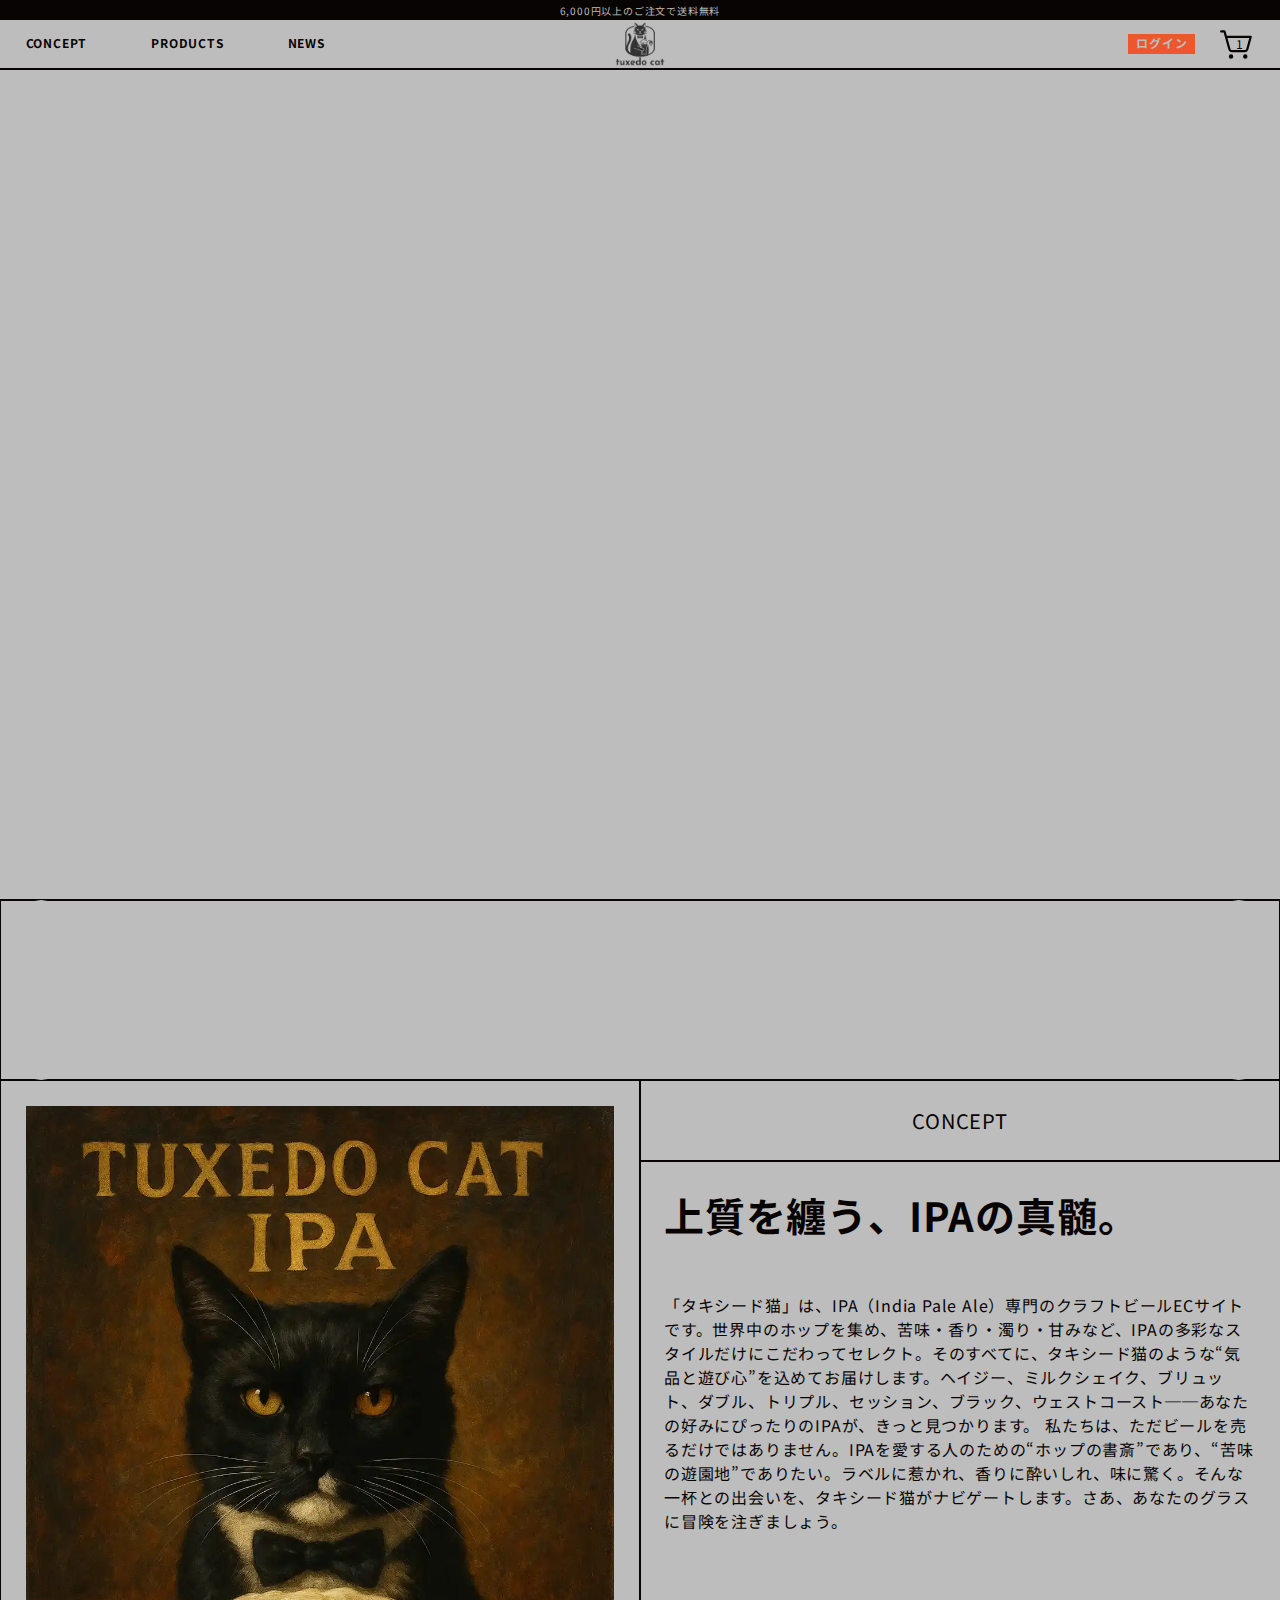
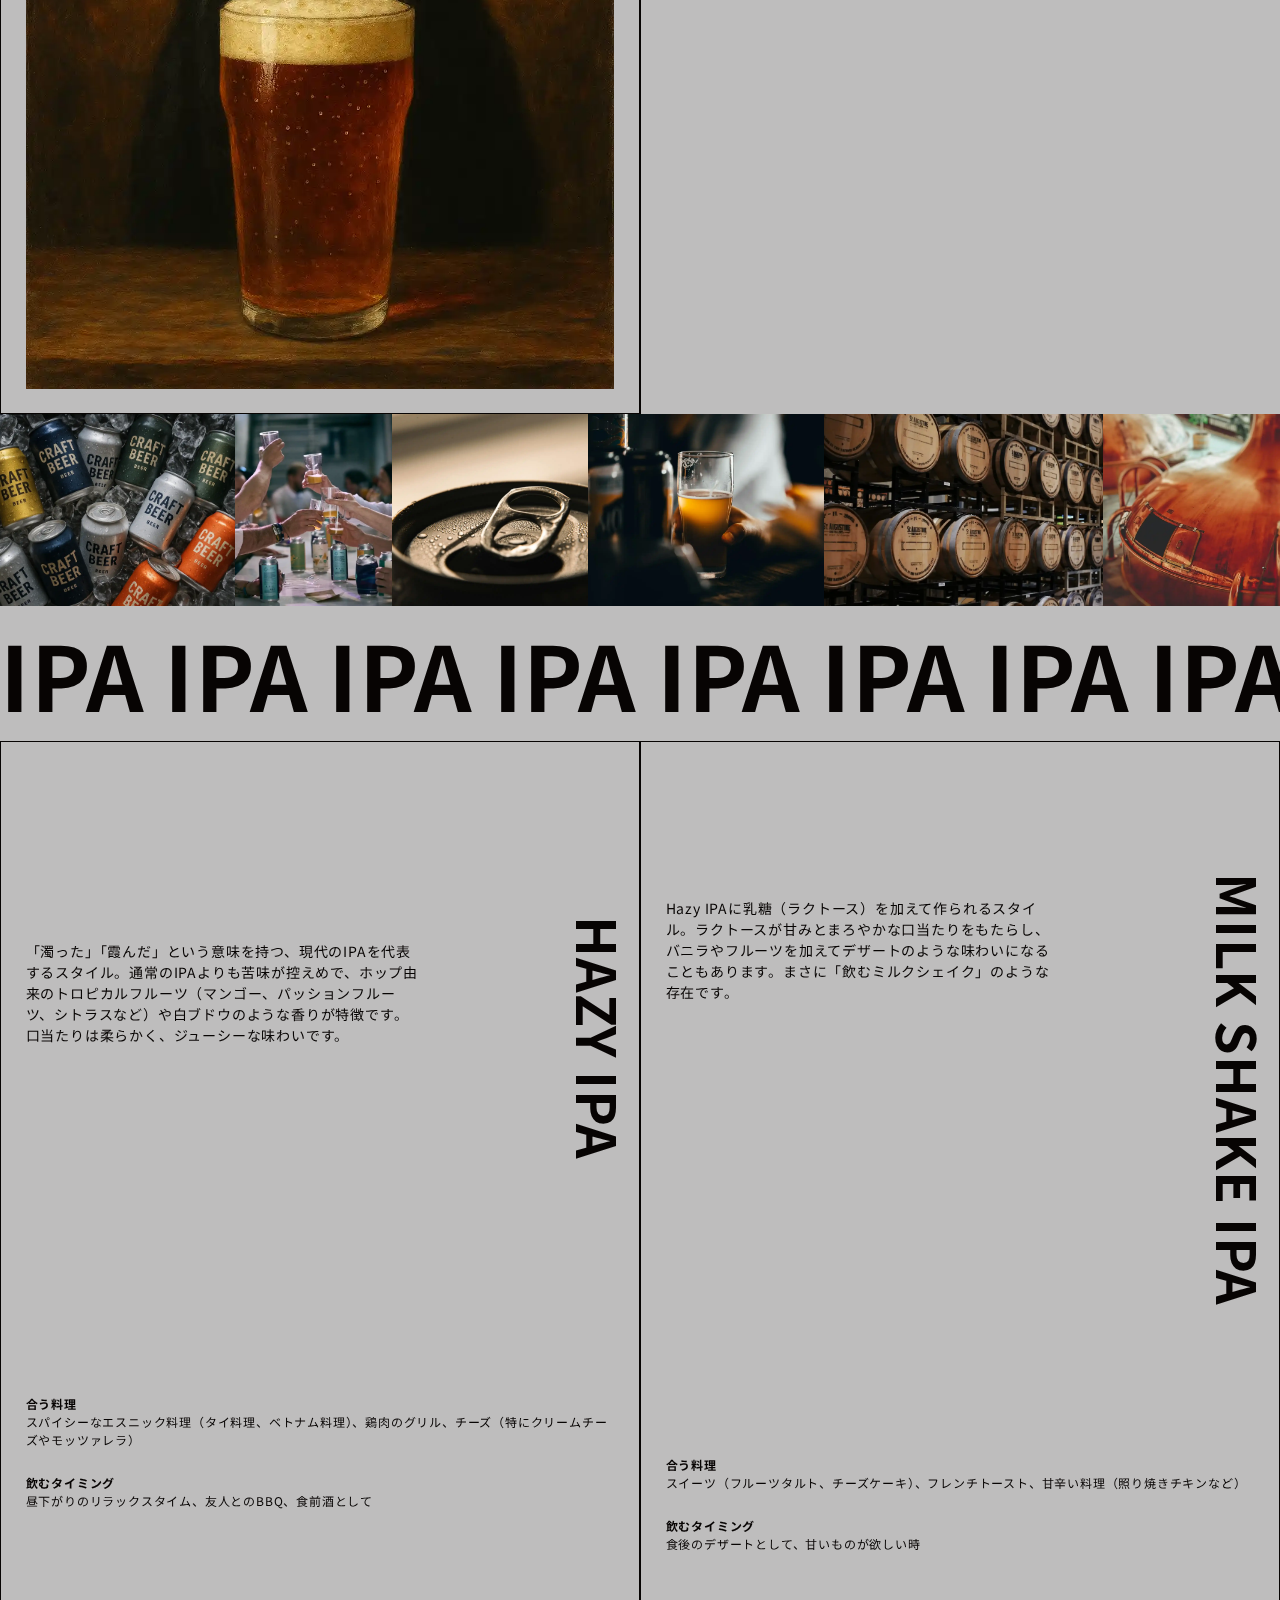
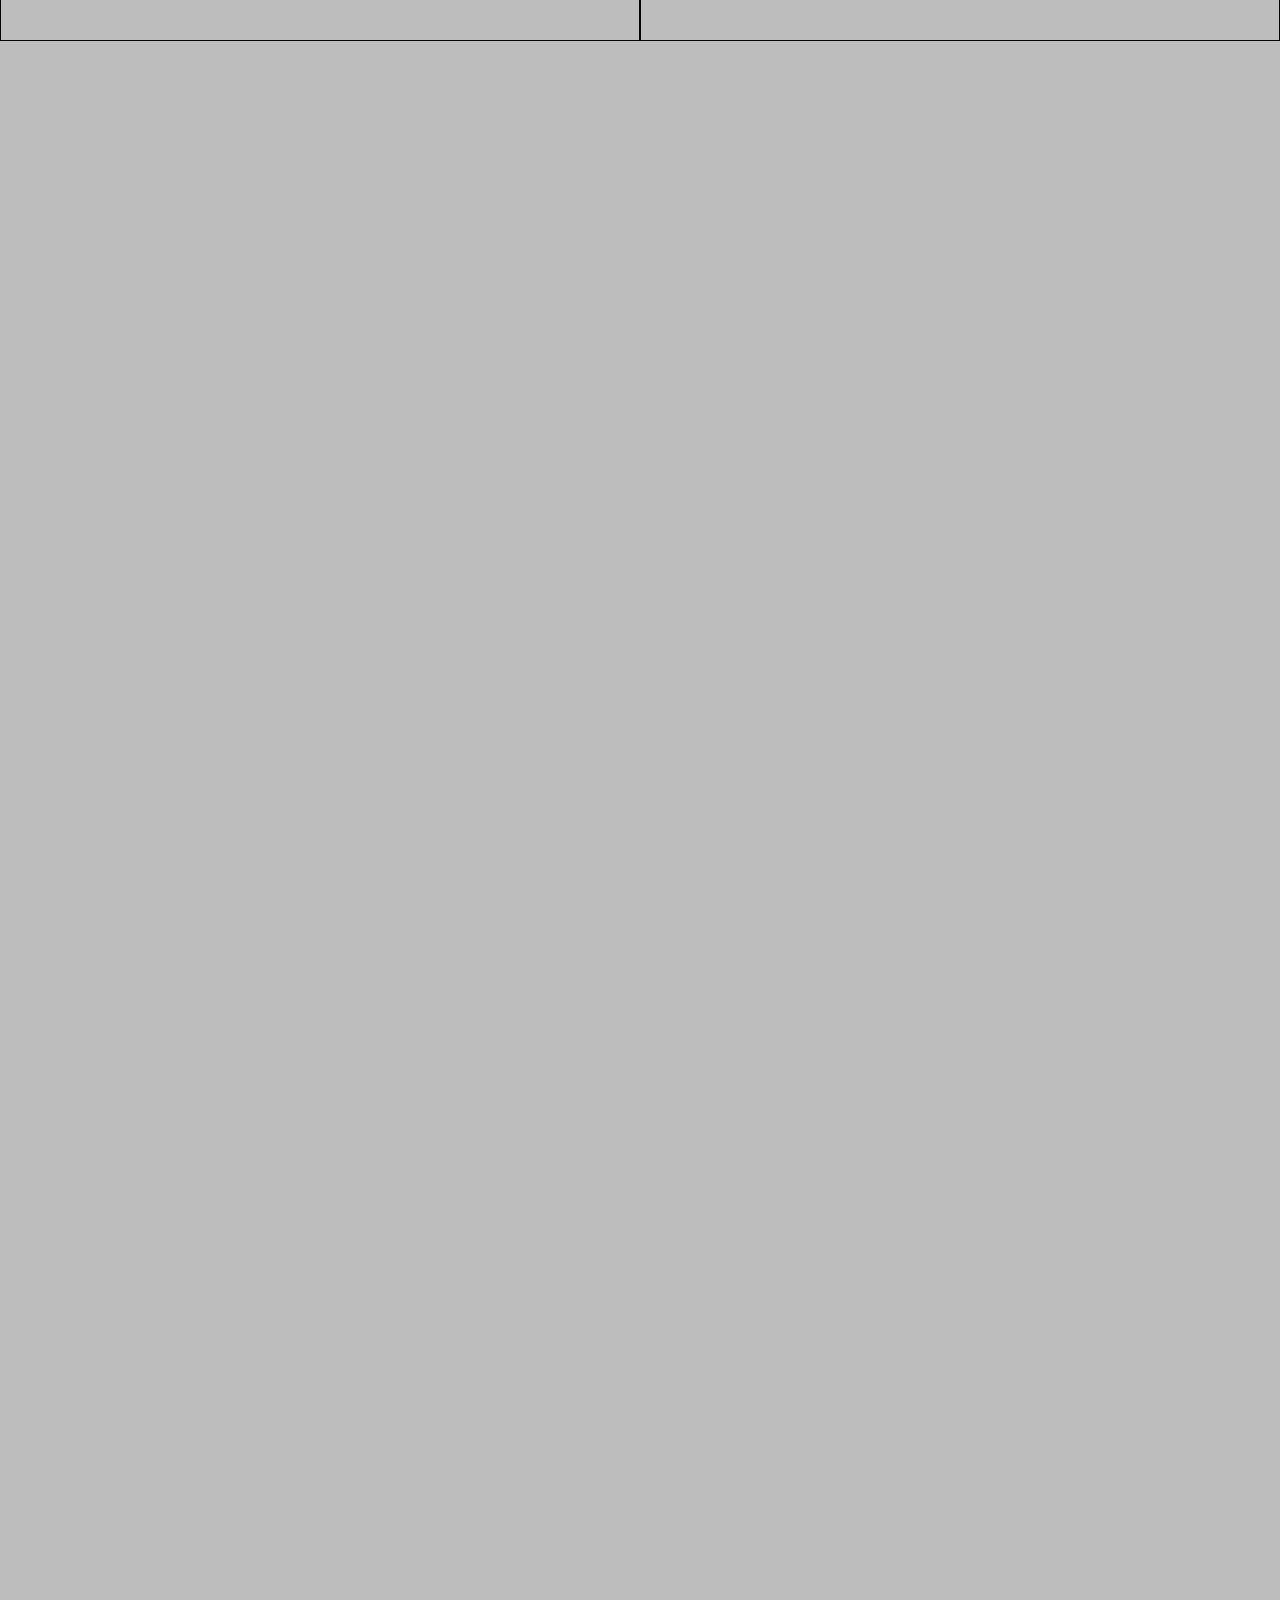
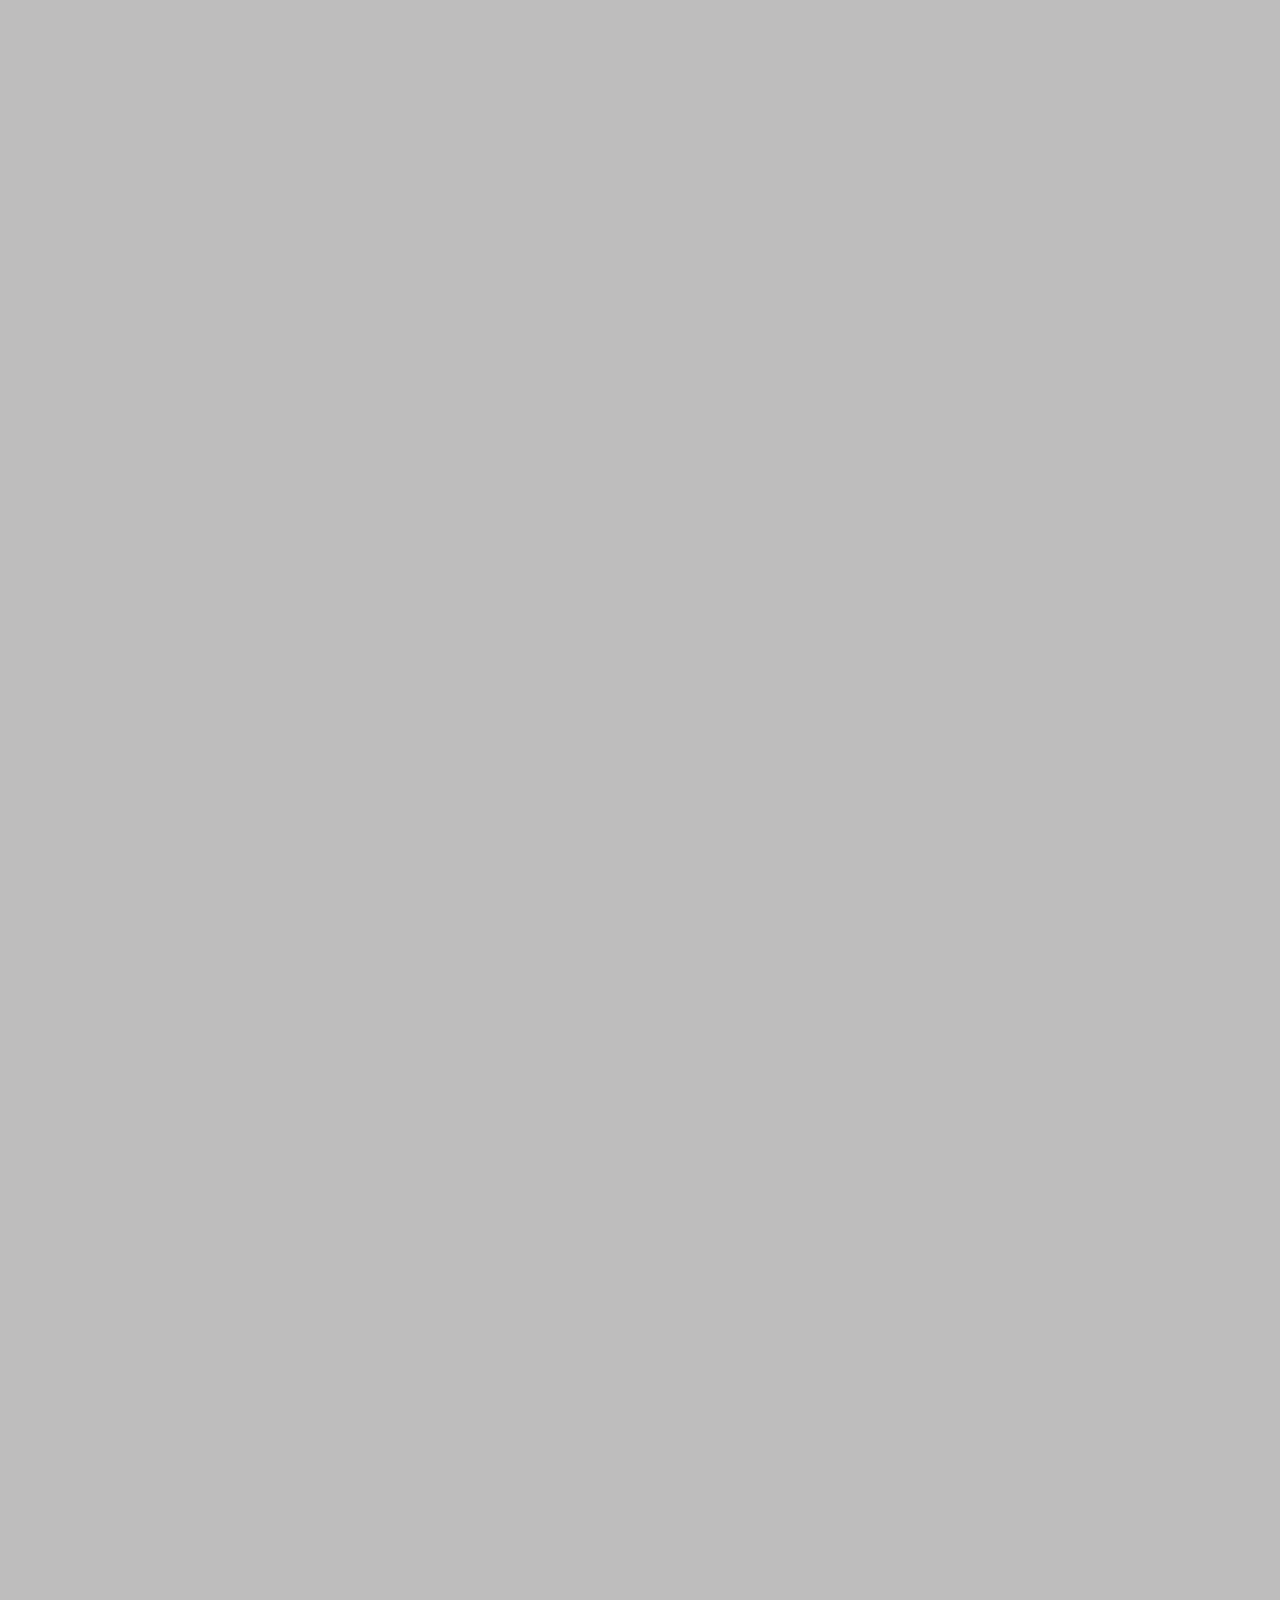
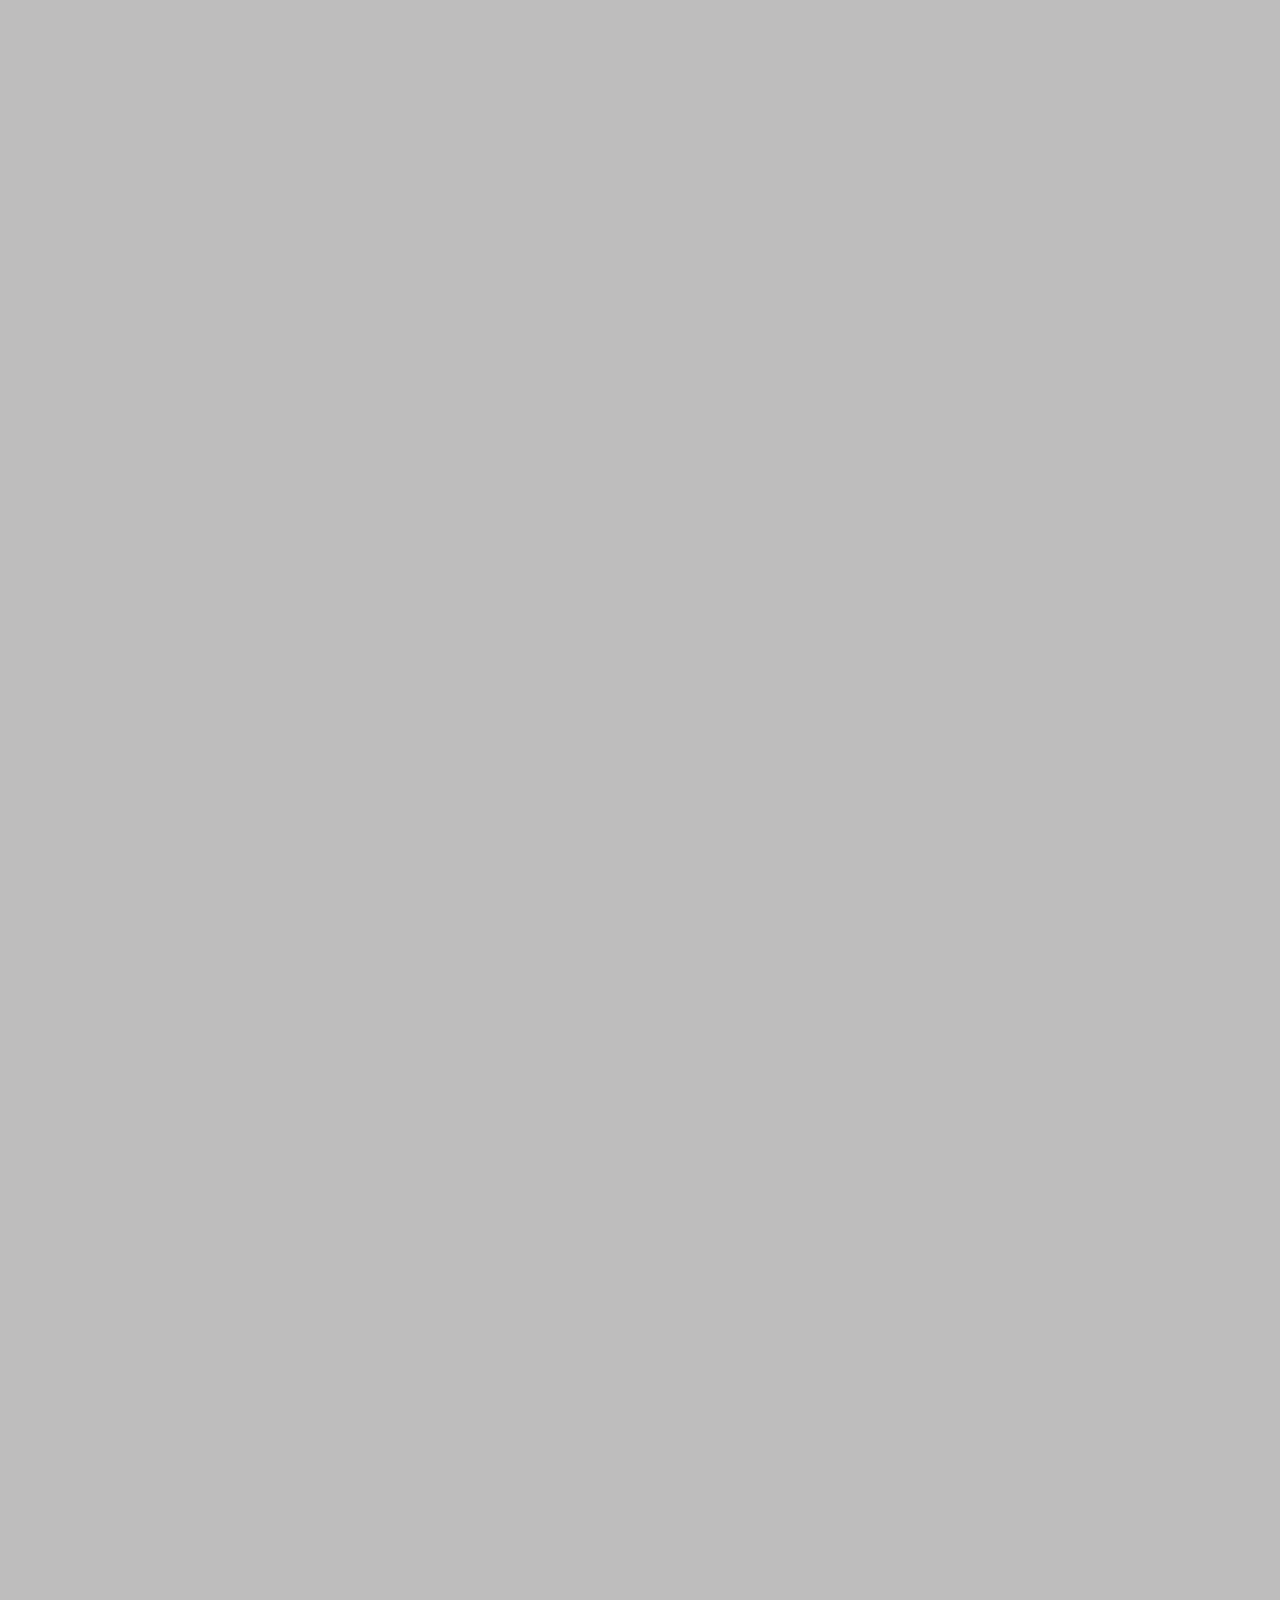
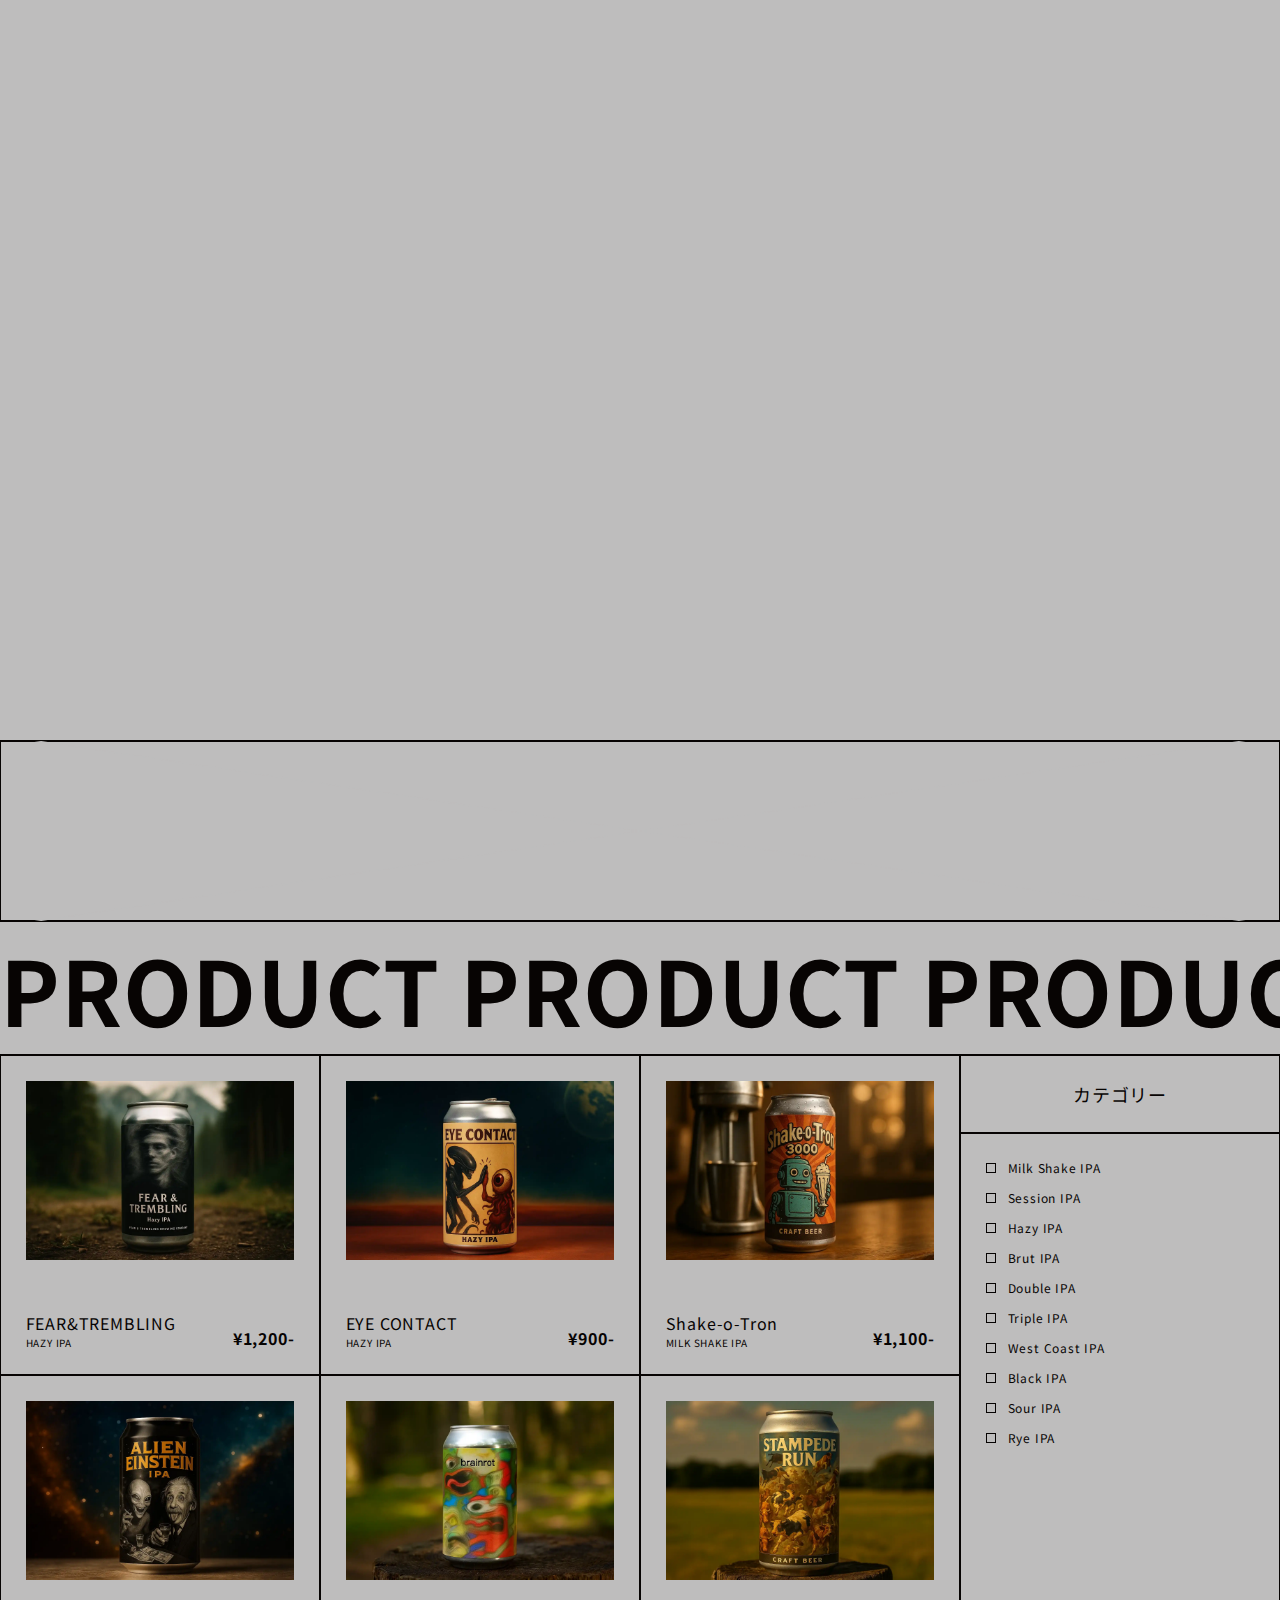
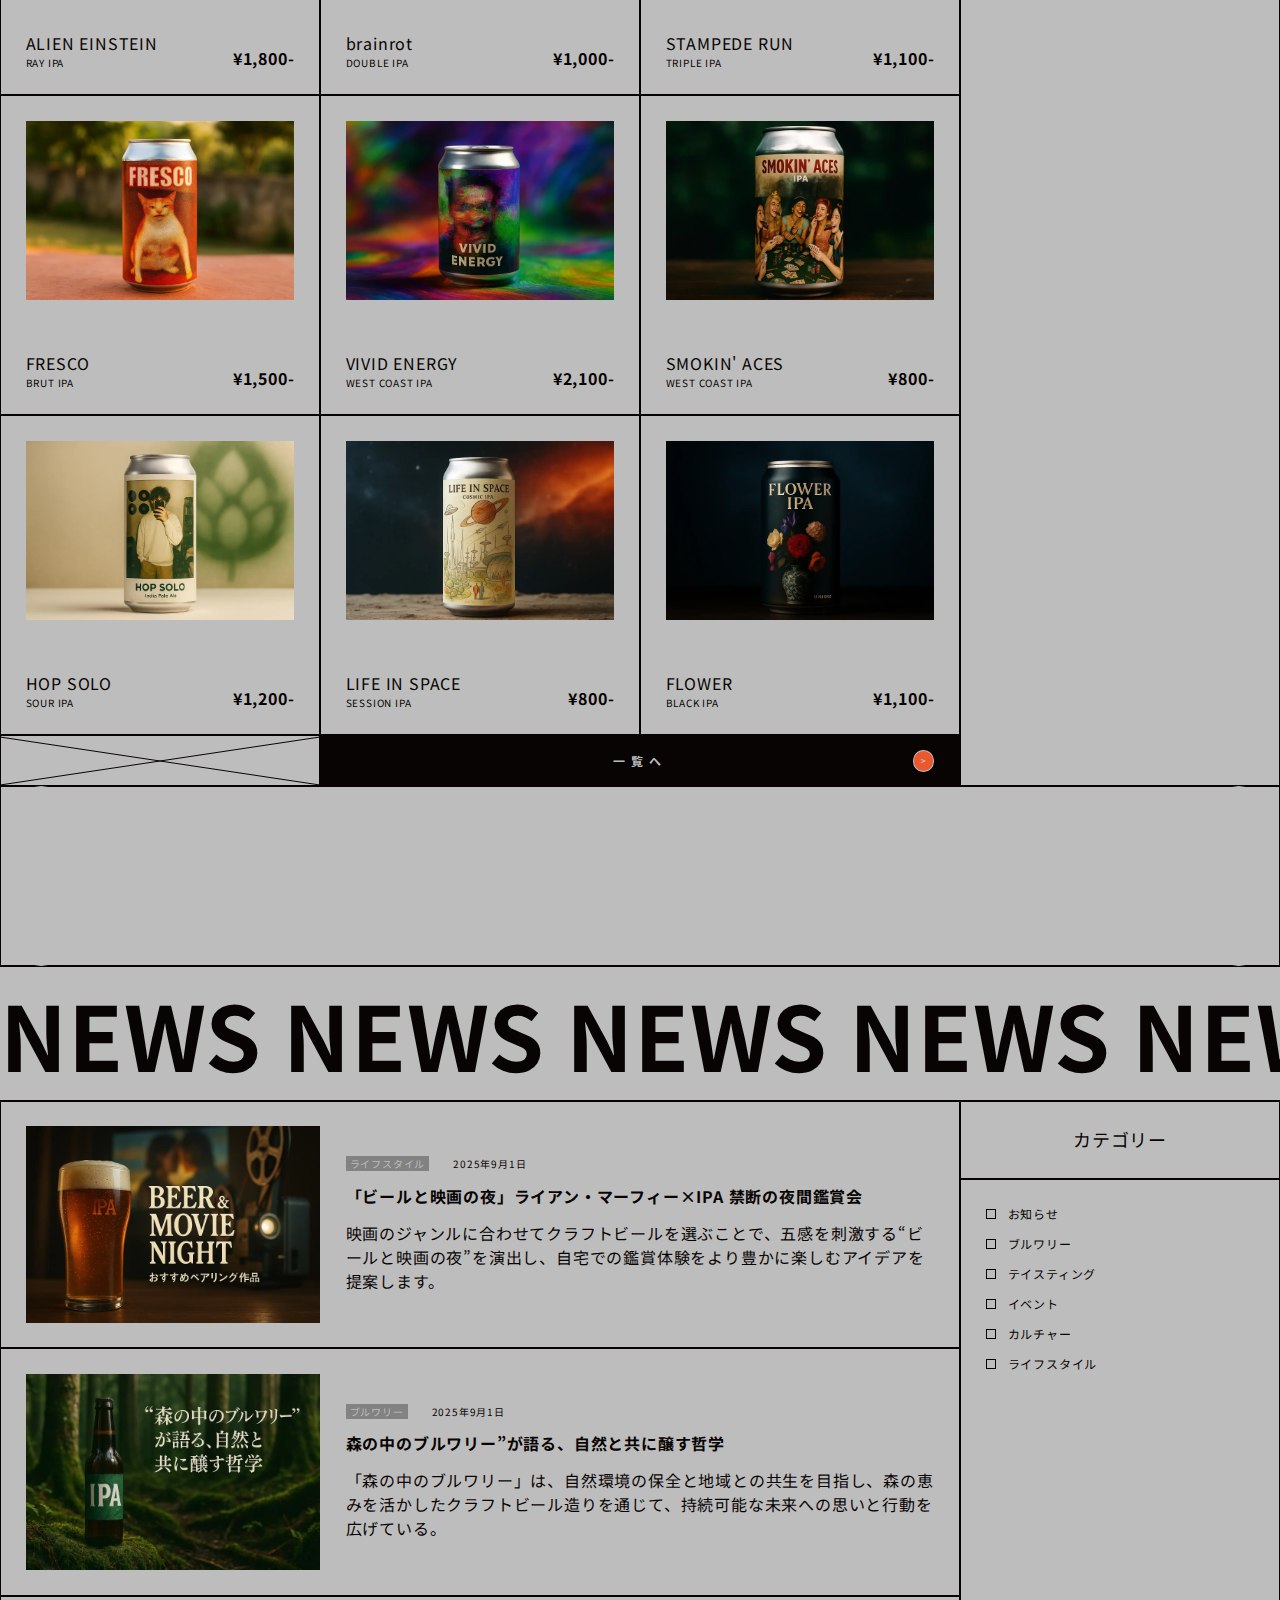
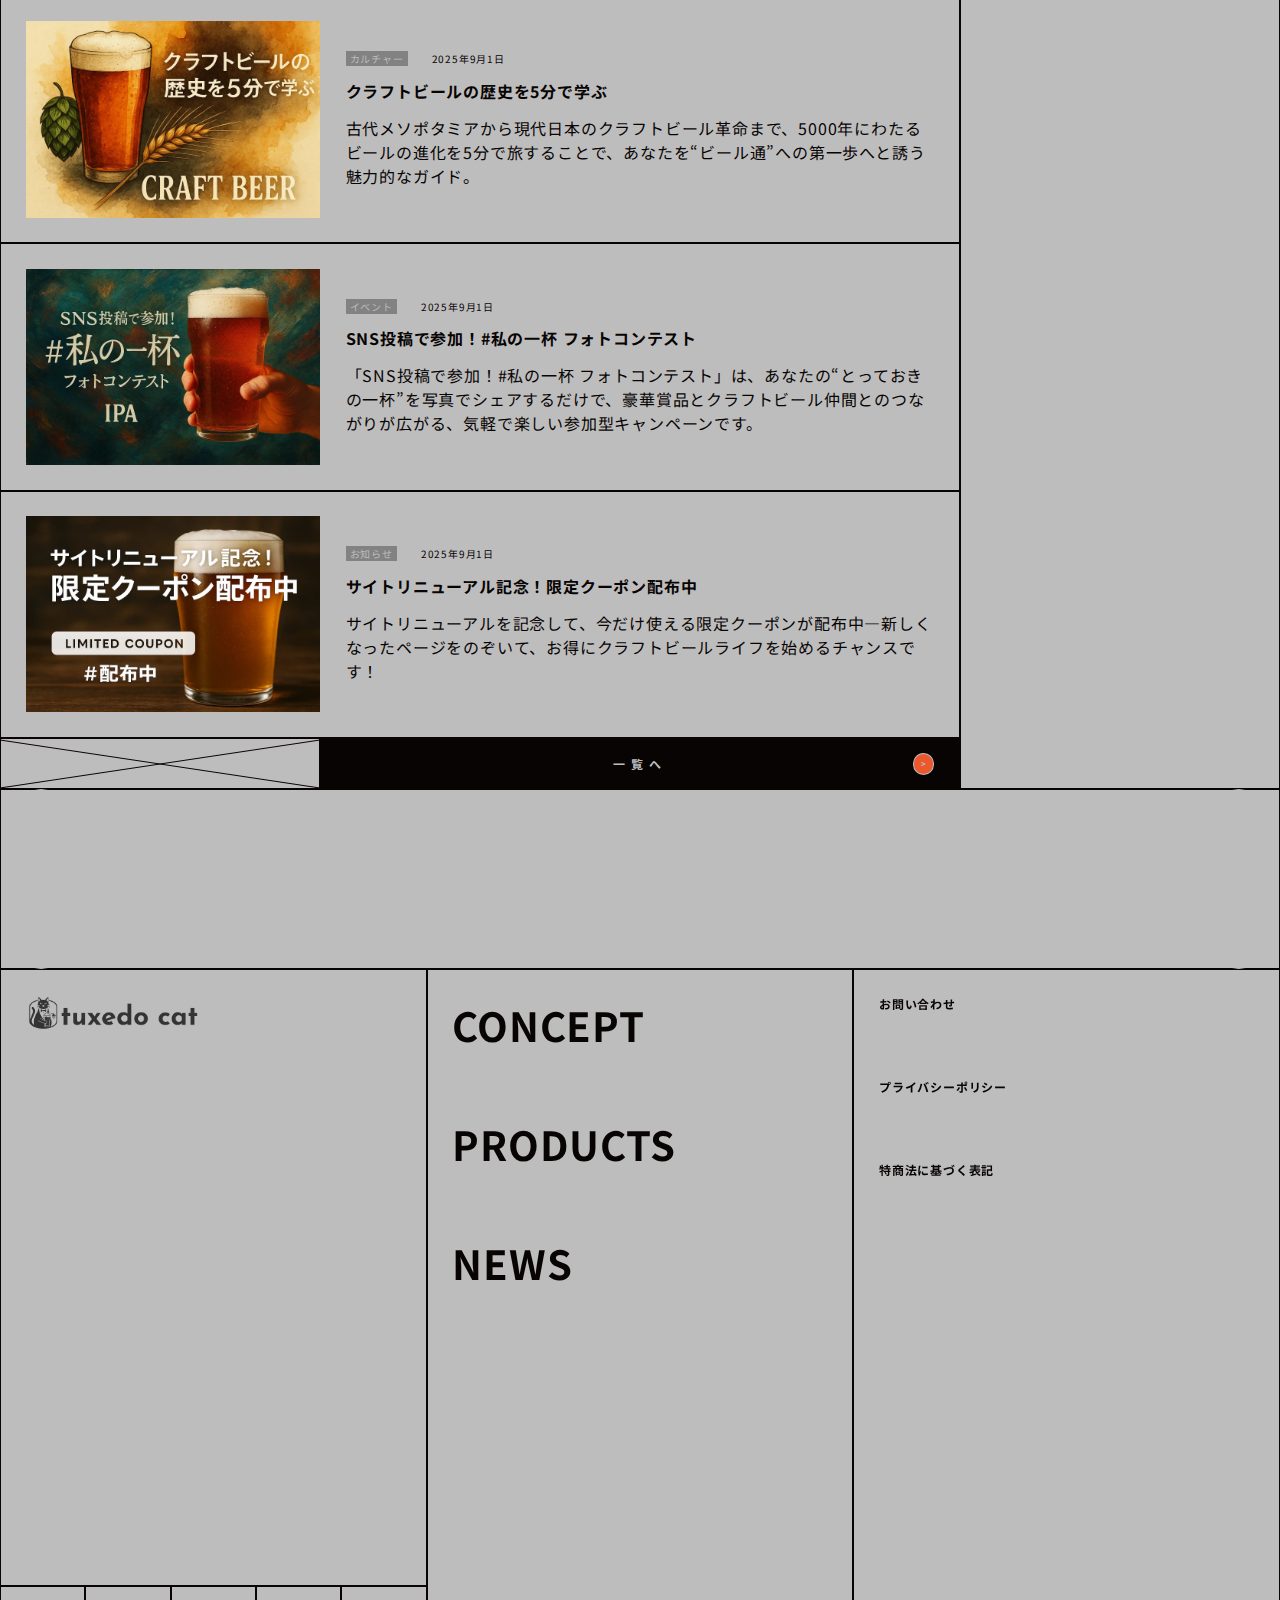
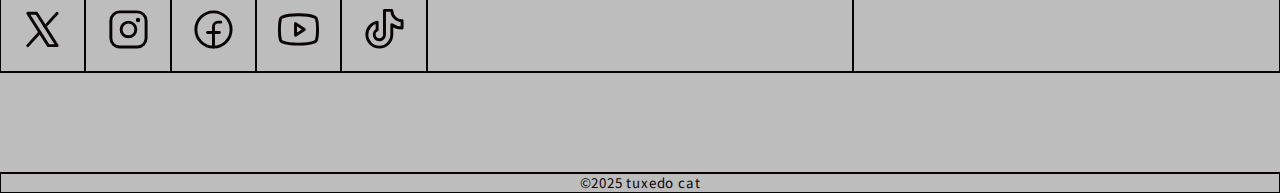
<file: index.html>
<!DOCTYPE html>
<html lang="ja">
    <head>
        <meta charset="UTF-8" />
        <meta name="viewport" content="width=device-width, initial-scale=1.0" />
        <title>タキシード猫</title>
        <meta name="description" content="タキシード猫はIPA専門のセレクトショップです。" />
        <meta name="format-detection" content="telephone=no" />

        <!-- favicon -->
        <link rel="shortcut icon" href="img/logo/favicon.png" />
        <link rel="apple-touch-icon" href="img/logo/favicon.png" />

        <!-- googlefonts -->
        <link rel="preconnect" href="https://fonts.googleapis.com" />
        <link rel="preconnect" href="https://fonts.gstatic.com" crossorigin />
        <link
            href="https://fonts.googleapis.com/css2?family=Noto+Sans+JP:wght@100..900&family=Oswald:wght@200..700&family=Shippori+Mincho&display=swap"
            rel="stylesheet"
        />

        <!-- css -->

        <link rel="stylesheet" href="css/base/reset.css" />
        <link rel="stylesheet" href="css/base/variables.css" />
        <link rel="stylesheet" href="css/base/base.css" />

        <link rel="stylesheet" href="css/layout/header.css" />
        <link rel="stylesheet" href="css/layout/footer.css" />
        <link rel="stylesheet" href="css/layout/section.css" />

        <link rel="stylesheet" href="css/component/button.css" />
        <link rel="stylesheet" href="css/component/title.css" />
        <link rel="stylesheet" href="css/component/card.css" />
        <link rel="stylesheet" href="css/component/nav.css" />
        <link rel="stylesheet" href="css/component/space.css" />

        <link rel="stylesheet" href="css/pages/top/top.css" />

        <link rel="stylesheet" href="css/animation/animation.css" />
    </head>

    <body id="top">
        <!-- header -->
        <header class="header">
            <div class="header-banner">
                <p class="header-banner-text">6,000円以上のご注文で送料無料</p>
            </div>
            <div class="header-outer">
                <div class="header-humburger">
                    <div class="hamburger-menu" id="hamburger">
                        <span class="bar bar-1"></span>
                        <span class="bar bar-2"></span>
                        <span class="bar bar-3"></span>
                    </div>
                    <nav class="header-humburger-nav overlay-menu" id="menuOverlay">
                        <ul class="c-button-rotate">
                            <li class="c-button-rotate-outer">
                                <a href="index.html#concept" class="c-button-rotate-inner c-button-rotate-inner_large">
                                    <div
                                        class="c-button-rotate-text c-button-rotate-text_top c-button-rotate-text_large"
                                    >
                                        concept
                                    </div>
                                    <div
                                        class="c-button-rotate-text c-button-rotate-text_bottom c-button-rotate-text_large"
                                    >
                                        concept
                                    </div>
                                </a>
                            </li>
                            <li class="c-button-rotate-outer">
                                <a href="product.html" class="c-button-rotate-inner c-button-rotate-inner_large">
                                    <div
                                        class="c-button-rotate-text c-button-rotate-text_top c-button-rotate-text_large"
                                    >
                                        products
                                    </div>
                                    <div
                                        class="c-button-rotate-text c-button-rotate-text_bottom c-button-rotate-text_large"
                                    >
                                        products
                                    </div>
                                </a>
                            </li>
                            <li class="c-button-rotate-outer">
                                <a href="news.html" class="c-button-rotate-inner c-button-rotate-inner_large">
                                    <div
                                        class="c-button-rotate-text c-button-rotate-text_top c-button-rotate-text_large"
                                    >
                                        news
                                    </div>
                                    <div
                                        class="c-button-rotate-text c-button-rotate-text_bottom c-button-rotate-text_large"
                                    >
                                        news
                                    </div>
                                </a>
                            </li>
                        </ul>
                        <ul class="c-button-rotate">
                            <li class="c-button-rotate-outer">
                                <a href="contact.html" class="c-button-rotate-inner">
                                    <div class="c-button-rotate-text c-button-rotate-text_top">お問い合わせ</div>
                                    <div class="c-button-rotate-text c-button-rotate-text_bottom">お問い合わせ</div>
                                </a>
                            </li>
                            <li class="c-button-rotate-outer">
                                <a href="privacy.html" class="c-button-rotate-inner">
                                    <div class="c-button-rotate-text c-button-rotate-text_top">
                                        プライバシーポリシー
                                    </div>
                                    <div class="c-button-rotate-text c-button-rotate-text_bottom">
                                        プライバシーポリシー
                                    </div>
                                </a>
                            </li>
                            <li class="c-button-rotate-outer">
                                <a href="tokushoho.html" class="c-button-rotate-inner">
                                    <div class="c-button-rotate-text c-button-rotate-text_top">特商法に基づく表記</div>
                                    <div class="c-button-rotate-text c-button-rotate-text_bottom">
                                        特商法に基づく表記
                                    </div>
                                </a>
                            </li>
                        </ul>
                    </nav>

                    <nav class="header-nav">
                        <ul class="c-button-rotate">
                            <li class="c-button-rotate-outer">
                                <a href="index.html#concept" class="c-button-rotate-inner">
                                    <div class="c-button-rotate-text c-button-rotate-text_top">concept</div>
                                    <div class="c-button-rotate-text c-button-rotate-text_bottom">concept</div>
                                </a>
                            </li>
                            <li class="c-button-rotate-outer">
                                <a href="product.html" class="c-button-rotate-inner">
                                    <div class="c-button-rotate-text c-button-rotate-text_top">products</div>
                                    <div class="c-button-rotate-text c-button-rotate-text_bottom">products</div>
                                </a>
                            </li>
                            <li class="c-button-rotate-outer">
                                <a href="news.html" class="c-button-rotate-inner">
                                    <div class="c-button-rotate-text c-button-rotate-text_top">news</div>
                                    <div class="c-button-rotate-text c-button-rotate-text_bottom">news</div>
                                </a>
                            </li>
                        </ul>
                    </nav>
                </div>

                <a class="header-logo" href="index.html#top">
                    <img src="img/logo/logo1.png" alt="タキシード猫" width="1024" height="498" />
                </a>
                <ul class="header-list">
                    <li>
                        <a href="login.html" class="c-button-rotate-outer">
                            <div class="c-button-rotate-inner c-button-rotate-inner_orange">
                                <div class="c-button-rotate-text c-button-rotate-text_top">ログイン</div>
                                <div class="c-button-rotate-text c-button-rotate-text_bottom">ログイン</div>
                            </div>
                        </a>
                    </li>
                    <li>
                        <a href="cart.html" class="header-icon">
                            <svg xmlns="http://www.w3.org/2000/svg" viewBox="0 0 256 256">
                                <rect width="256" height="256" fill="none" />
                                <circle cx="88" cy="216" r="16" />
                                <circle cx="192" cy="216" r="16" />
                                <path
                                    d="M16,32H40L76.75,164.28A16,16,0,0,0,92.16,176H191a16,16,0,0,0,15.42-11.72L232,72H51.11"
                                    fill="none"
                                    stroke="currentColor"
                                    stroke-linecap="round"
                                    stroke-linejoin="round"
                                    stroke-width="16"
                                />
                            </svg>
                            <span>1</span>
                        </a>
                    </li>
                </ul>
            </div>
        </header>
        <!-- header -->
        <main>
            <!-- top-hero -->
            <section class="top-hero l-section-top">
                <div class="main_imgBox vintage-warm">
                    <picture class="concept-img_01 main_img">
                        <source srcset="img/top/01.webp" media="(min-width: 769px)" type="image/webp" />
                        <img src="img/top/01.jpg" alt="クラフトビールのサムネイル" width="1563" height="1024" />
                    </picture>
                    <picture class="concept-img_02 main_img">
                        <source srcset="img/top/02.webp" media="(min-width: 769px)" type="image/webp" />
                        <img src="img/top/02.jpg" alt="クラフトビールのサムネイル" width="1563" height="1024" />
                    </picture>
                    <picture class="concept-img_03 main_img">
                        <source srcset="img/top/03.webp" media="(min-width: 769px)" type="image/webp" />
                        <img src="img/top/03.jpg" alt="クラフトビールのサムネイル" width="1563" height="1024" />
                    </picture>
                    <picture class="concept-img_04 main_img">
                        <source srcset="img/top/04.webp" media="(min-width: 769px)" type="image/webp" />
                        <img src="img/top/04.jpg" alt="クラフトビールのサムネイル" width="1563" height="1024" />
                    </picture>
                    <picture class="concept-img_05 main_img">
                        <source srcset="img/top/05.webp" media="(min-width: 769px)" type="image/webp" />
                        <img src="img/top/05.jpg" alt="クラフトビールのサムネイル" width="1563" height="1024" />
                    </picture>
                    <picture class="concept-img_06 main_img">
                        <source srcset="img/top/06.webp" media="(min-width: 769px)" type="image/webp" />
                        <img src="img/top/06.jpg" alt="クラフトビールのサムネイル" width="1563" height="1024" />
                    </picture>
                </div>
                <h1 class="top-hero-title">苦味に、<span>品格を。</span></h1>
            </section>
            <!-- top-hero -->

            <div class="c-space c-space_primary c-space_img"></div>

            <!-- top-concept -->
            <section class="concept" id="concept">
                <div class="concept-box">
                    <picture>
                        <source srcset="img/top/concept.webp" media="(min-width: 769px)" type="image/webp" />
                        <img src="img/top/concept.jpg" alt="クラフトビールのサムネイル" width="1563" height="1024" />
                    </picture>
                    <div class="concept-wrap">
                        <h3 class="concept-title">concept</h3>
                        <p class="concept-text_big">上質を纏う、IPAの真髄。</p>
                        <p>
                            「タキシード猫」は、IPA（India Pale
                            Ale）専門のクラフトビールECサイトです。世界中のホップを集め、苦味・香り・濁り・甘みなど、IPAの多彩なスタイルだけにこだわってセレクト。そのすべてに、タキシード猫のような“気品と遊び心”を込めてお届けします。ヘイジー、ミルクシェイク、ブリュット、ダブル、トリプル、セッション、ブラック、ウェストコースト──あなたの好みにぴったりのIPAが、きっと見つかります。
                            私たちは、ただビールを売るだけではありません。IPAを愛する人のための“ホップの書斎”であり、“苦味の遊園地”でありたい。ラベルに惹かれ、香りに酔いしれ、味に驚く。そんな一杯との出会いを、タキシード猫がナビゲートします。さあ、あなたのグラスに冒険を注ぎましょう。
                        </p>
                    </div>
                </div>
            </section>
            <!-- top-concept -->

            <!-- 写真スクロール -->
            <div class="scrolling-wrapper">
                <div class="scrolling-container">
                    <picture class="concept-img_01">
                        <source srcset="img/top/07.webp" media="(min-width: 769px)" type="image/webp" />
                        <img src="img/top/07.jpg" alt="クラフトビールのサムネイル" width="1563" height="1024" />
                    </picture>
                    <picture class="concept-img_02">
                        <source srcset="img/top/08.webp" media="(min-width: 769px)" type="image/webp" />
                        <img src="img/top/08.jpg" alt="クラフトビールのサムネイル" width="1563" height="1024" />
                    </picture>
                    <picture class="concept-img_03">
                        <source srcset="img/top/09.webp" media="(min-width: 769px)" type="image/webp" />
                        <img src="img/top/09.jpg" alt="クラフトビールのサムネイル" width="1563" height="1024" />
                    </picture>
                    <picture class="concept-img_04">
                        <source srcset="img/top/10.webp" media="(min-width: 769px)" type="image/webp" />
                        <img src="img/top/10.jpg" alt="クラフトビールのサムネイル" width="1563" height="1024" />
                    </picture>
                    <picture class="concept-img_05">
                        <source srcset="img/top/11.webp" media="(min-width: 769px)" type="image/webp" />
                        <img src="img/top/11.jpg" alt="クラフトビールのサムネイル" width="1563" height="1024" />
                    </picture>
                    <picture class="concept-img_06">
                        <source srcset="img/top/12.webp" media="(min-width: 769px)" type="image/webp" />
                        <img src="img/top/12.jpg" alt="クラフトビールのサムネイル" width="1563" height="1024" />
                    </picture>
                    <picture class="concept-img_07">
                        <source srcset="img/top/13.webp" media="(min-width: 769px)" type="image/webp" />
                        <img src="img/top/13.jpg" alt="クラフトビールのサムネイル" width="1563" height="1024" />
                    </picture>
                    <picture class="concept-img_08">
                        <source srcset="img/top/08.webp" media="(min-width: 769px)" type="image/webp" />
                        <img src="img/top/08.jpg" alt="クラフトビールのサムネイル" width="1563" height="1024" />
                    </picture>
                    <picture class="concept-img_01">
                        <source srcset="img/top/07.webp" media="(min-width: 769px)" type="image/webp" />
                        <img src="img/top/07.jpg" alt="クラフトビールのサムネイル" width="1563" height="1024" />
                    </picture>
                    <picture class="concept-img_02">
                        <source srcset="img/top/08.webp" media="(min-width: 769px)" type="image/webp" />
                        <img src="img/top/08.jpg" alt="クラフトビールのサムネイル" width="1563" height="1024" />
                    </picture>
                    <picture class="concept-img_03">
                        <source srcset="img/top/09.webp" media="(min-width: 769px)" type="image/webp" />
                        <img src="img/top/09.jpg" alt="クラフトビールのサムネイル" width="1563" height="1024" />
                    </picture>
                    <picture class="concept-img_04">
                        <source srcset="img/top/10.webp" media="(min-width: 769px)" type="image/webp" />
                        <img src="img/top/10.jpg" alt="クラフトビールのサムネイル" width="1563" height="1024" />
                    </picture>
                    <picture class="concept-img_05">
                        <source srcset="img/top/11.webp" media="(min-width: 769px)" type="image/webp" />
                        <img src="img/top/11.jpg" alt="クラフトビールのサムネイル" width="1563" height="1024" />
                    </picture>
                    <picture class="concept-img_06">
                        <source srcset="img/top/12.webp" media="(min-width: 769px)" type="image/webp" />
                        <img src="img/top/12.jpg" alt="クラフトビールのサムネイル" width="1563" height="1024" />
                    </picture>
                    <picture class="concept-img_07">
                        <source srcset="img/top/13.webp" media="(min-width: 769px)" type="image/webp" />
                        <img src="img/top/13.jpg" alt="クラフトビールのサムネイル" width="1563" height="1024" />
                    </picture>
                    <picture class="concept-img_08">
                        <source srcset="img/top/08.webp" media="(min-width: 769px)" type="image/webp" />
                        <img src="img/top/08.jpg" alt="クラフトビールのサムネイル" width="1563" height="1024" />
                    </picture>
                </div>
            </div>

            <!-- top-concept -->

            <!-- 横移動テキストセクション -->
            <section class="sliding-text-section" data-scroll-type="sliding">
                <div class="sliding-text" data-scroll-element="sliding-text" data-slide-range="50">
                    IPA IPA IPA IPA IPA IPA IPA IPA IPA IPA IPA IPA IPA IPA IPA
                </div>
            </section>

            <!-- 横スクロールセクション -->
            <div class="horizontal-scroll-wrapper" data-scroll-type="horizontal" data-scroll-distance="400">
                <div class="horizontal-scroll-sticky">
                    <div class="horizontal-content" data-scroll-element="horizontal-content">
                        <div class="horizontal-panel l-section-top">
                            <div class="horizontal-panel-wrap">
                                <p class="horizontal-text">
                                    「濁った」「霞んだ」という意味を持つ、現代のIPAを代表するスタイル。通常のIPAよりも苦味が控えめで、ホップ由来のトロピカルフルーツ（マンゴー、パッションフルーツ、シトラスなど）や白ブドウのような香りが特徴です。口当たりは柔らかく、ジューシーな味わいです。
                                </p>
                                <p class="horizontal-title">Hazy IPA</p>
                            </div>
                            <table class="horizontal-table">
                                <tbody>
                                    <tr>
                                        <th>合う料理</th>
                                        <td>
                                            スパイシーなエスニック料理（タイ料理、ベトナム料理）、鶏肉のグリル、チーズ（特にクリームチーズやモッツァレラ）
                                        </td>
                                    </tr>
                                    <tr>
                                        <th>飲むタイミング</th>
                                        <td>昼下がりのリラックスタイム、友人とのBBQ、食前酒として</td>
                                    </tr>
                                </tbody>
                            </table>
                        </div>
                        <div class="horizontal-panel l-section-top">
                            <div class="horizontal-panel-wrap">
                                <p class="horizontal-text">
                                    Hazy
                                    IPAに乳糖（ラクトース）を加えて作られるスタイル。ラクトースが甘みとまろやかな口当たりをもたらし、バニラやフルーツを加えてデザートのような味わいになることもあります。まさに「飲むミルクシェイク」のような存在です。
                                </p>
                                <p class="horizontal-title">Milk Shake IPA</p>
                            </div>
                            <table class="horizontal-table">
                                <tbody>
                                    <tr>
                                        <th>合う料理</th>
                                        <td>
                                            スイーツ（フルーツタルト、チーズケーキ）、フレンチトースト、甘辛い料理（照り焼きチキンなど）
                                        </td>
                                    </tr>
                                    <tr>
                                        <th>飲むタイミング</th>
                                        <td>食後のデザートとして、甘いものが欲しい時</td>
                                    </tr>
                                </tbody>
                            </table>
                        </div>
                        <div class="horizontal-panel l-section-top">
                            <div class="horizontal-panel-wrap">
                                <p class="horizontal-text">
                                    シャンパンのようにドライで、キレのあるIPA。醸造過程で糖分を徹底的に分解するため、甘みがほとんどなく、非常にすっきりとした飲み口になります。ホップの華やかな香りが際立ちます。
                                </p>
                                <p class="horizontal-title">Brut IPA</p>
                            </div>
                            <table class="horizontal-table">
                                <tbody>
                                    <tr>
                                        <th>合う料理</th>
                                        <td>
                                            魚介類（牡蠣、白身魚のカルパッチョ）、寿司、天ぷら、塩味のあっさりした料理
                                        </td>
                                    </tr>
                                    <tr>
                                        <th>飲むタイミング</th>
                                        <td>食前酒、乾杯の一杯、暑い日に喉を潤したい時</td>
                                    </tr>
                                </tbody>
                            </table>
                        </div>
                        <div class="horizontal-panel l-section-top">
                            <div class="horizontal-panel-wrap">
                                <p class="horizontal-text">
                                    通常のIPAよりもホップとモルトを倍近く使用した、アルコール度数が高く（7.5%以上）、ホップの苦味と香りが非常に強いスタイルです。ずっしりとした飲みごたえと、ホップの爆発的な香りが楽しめます。
                                </p>
                                <p class="horizontal-title">Double IPA</p>
                            </div>
                            <table class="horizontal-table">
                                <tbody>
                                    <tr>
                                        <th>合う料理</th>
                                        <td>ステーキ、ハンバーガー、スパイスの効いた肉料理、熟成チーズ</td>
                                    </tr>
                                    <tr>
                                        <th>飲むタイミング</th>
                                        <td>じっくりと味わいたい時、食事のメインとして、特別な日の一杯</td>
                                    </tr>
                                </tbody>
                            </table>
                        </div>
                        <div class="horizontal-panel l-section-top">
                            <div class="horizontal-panel-wrap">
                                <p class="horizontal-text">
                                    Double
                                    IPAをさらに超える、アルコール度数もホップの量も最大級のスタイル。10%を超えるものが多く、IPAの究極形とも言えます。非常にパワフルな苦味と香りを持ち、飲みごたえは抜群です。
                                </p>
                                <p class="horizontal-title">Triple IPA</p>
                            </div>
                            <table class="horizontal-table">
                                <tbody>
                                    <tr>
                                        <th>合う料理</th>
                                        <td>濃厚な肉料理、脂の多い料理、ブルーチーズ</td>
                                    </tr>
                                    <tr>
                                        <th>飲むタイミング</th>
                                        <td>食後酒として、じっくりと時間をかけて楽しみたい時、一杯で満足したい時</td>
                                    </tr>
                                </tbody>
                            </table>
                        </div>
                        <div class="horizontal-panel l-section-top">
                            <div class="horizontal-panel-wrap">
                                <p class="horizontal-text">
                                    「セッション（飲み会）で何杯も飲める」というコンセプトのIPA。アルコール度数を抑え（5%未満）、ホップの香りは華やかですが、苦味は控えめです。軽快で飲みやすいのが特徴です。
                                </p>
                                <p class="horizontal-title">Session IPA</p>
                            </div>
                            <table class="horizontal-table">
                                <tbody>
                                    <tr>
                                        <th>合う料理</th>
                                        <td>サラダ、サンドイッチ、ピザ、軽食全般</td>
                                    </tr>
                                    <tr>
                                        <th>飲むタイミング</th>
                                        <td>ランチタイム、スポーツ観戦、何杯も飲みたいカジュアルなシーン</td>
                                    </tr>
                                </tbody>
                            </table>
                        </div>
                        <div class="horizontal-panel l-section-top">
                            <div class="horizontal-panel-wrap">
                                <p class="horizontal-text">
                                    ローストされたモルトを使用することで、色合いは黒ビールのように真っ黒ですが、味わいはIPAのホップ感がしっかりと感じられるスタイルです。コーヒーやチョコレートのような香ばしい風味と、IPAらしい柑橘系の香りが共存する、ユニークな味わいです。
                                </p>
                                <p class="horizontal-title">Black IPA</p>
                            </div>
                            <table class="horizontal-table">
                                <tbody>
                                    <tr>
                                        <th>合う料理</th>
                                        <td>焼き肉、バーベキュー、チョコレート、エスプレッソを使ったデザート</td>
                                    </tr>
                                    <tr>
                                        <th>飲むタイミング</th>
                                        <td>肌寒い季節、食事の後にまったりと過ごしたい時</td>
                                    </tr>
                                </tbody>
                            </table>
                        </div>
                        <div class="horizontal-panel l-section-top">
                            <div class="horizontal-panel-wrap">
                                <p class="horizontal-text">
                                    クラフトビールが盛んなアメリカ西海岸で生まれた、古典的で王道なIPAスタイル。松の木やグレープフルーツのような柑橘系の香りと、キレのある力強い苦味が特徴です。カラメルモルトの甘みは控えめで、ドライな飲み口です。
                                </p>
                                <p class="horizontal-title">West Coast IPA</p>
                            </div>
                            <table class="horizontal-table">
                                <tbody>
                                    <tr>
                                        <th>合う料理</th>
                                        <td>
                                            スパイシーなメキシコ料理、ハンバーガー、フライドポテト、チーズ（チェダーチーズなど）
                                        </td>
                                    </tr>
                                    <tr>
                                        <th>飲むタイミング</th>
                                        <td>食事中、IPAの王道を楽しみたい時、疲れた一日の終わりに</td>
                                    </tr>
                                </tbody>
                            </table>
                        </div>
                        <div class="horizontal-panel l-section-top">
                            <div class="horizontal-panel-wrap">
                                <p class="horizontal-text">
                                    IPAの持つ華やかなホップの香りと苦味に、サワーエール特有の心地よい酸味が加わった、新しく人気が高まっているスタイルです。乳酸菌などを用いて酸味を出す「サワリング」の工程を経て作られます。ジューシーなフルーツのようなホップの風味と、レモンやヨーグルトのような爽やかな酸味が組み合わさり、非常にトロピカルで軽快な飲み心地が特徴です。
                                </p>
                                <p class="horizontal-title">Sour IPA</p>
                            </div>
                            <table class="horizontal-table">
                                <tbody>
                                    <tr>
                                        <th>合う料理</th>
                                        <td>
                                            シーフード（白身魚のカルパッチョ、牡蠣）、フレッシュなサラダ、山羊のチーズ、フルーツタルト、レモン風味の鶏肉料理
                                        </td>
                                    </tr>
                                    <tr>
                                        <th>飲むタイミング</th>
                                        <td>
                                            暑い夏、食前や食中、リフレッシュしたい時、従来のIPAよりも軽やかなビールを楽しみたい時
                                        </td>
                                    </tr>
                                </tbody>
                            </table>
                        </div>
                        <div class="horizontal-panel l-section-top">
                            <div class="horizontal-panel-wrap">
                                <p class="horizontal-text">
                                    大麦モルトの一部をライ麦（Rye）に置き換えて醸造したIPAです。ライ麦モルトはビールに特有のスパイシーでパンのような風味と、ドライで切れの良い口当たりを与えます。IPAらしい強いホップの苦味と柑橘系のアロマに、ライ麦のスパイシーさが複雑に絡み合い、通常のIPAよりも重層的で個性的な味わいとなります。
                                </p>
                                <p class="horizontal-title">Rye IPA</p>
                            </div>
                            <table class="horizontal-table">
                                <tbody>
                                    <tr>
                                        <th>合う料理</th>
                                        <td>
                                            薫製された肉料理やチーズ、カレーやタイ料理などのスパイシーな料理、ソーセージ、ハードタイプのチーズ（パルミジャーノ・レッジャーノなど）
                                        </td>
                                    </tr>
                                    <tr>
                                        <th>飲むタイミング</th>
                                        <td>
                                            秋から冬にかけて、しっかりとした味わいの食事と合わせたい時、普通のIPAに飽きて新しい個性を楽しみたい時
                                        </td>
                                    </tr>
                                </tbody>
                            </table>
                        </div>
                    </div>
                </div>
            </div>
            <div class="c-space c-space_primary c-space_img"></div>

            <!-- 横移動テキストセクション -->
            <section class="sliding-text-section" data-scroll-type="sliding">
                <div class="sliding-text" data-scroll-element="sliding-text" data-slide-range="50">
                    product product product product product product product product
                </div>
            </section>

            <!-- top-products -->
            <section class="products">
                <div class="c-card2-list">
                    <a href="product-single.html" class="c-card2">
                        <picture class="c-card2-thumbnail">
                            <source
                                srcset="img/product/beer04/product-thumbnail04.webp"
                                media="(min-width: 769px)"
                                type="image/webp"
                            />
                            <img
                                src="img/product/beer04/product-thumbnail04.jpg"
                                alt="クラフトビールのサムネイル"
                                width="1563"
                                height="1024"
                            />
                        </picture>
                        <div class="c-card2-box">
                            <div>
                                <p class="c-card2-name">FEAR&TREMBLING</p>
                                <p class="c-card2-category">hazy ipa</p>
                            </div>
                            <p class="c-card2-price">¥1,200-</p>
                        </div>
                    </a>
                    <a href="product-single.html" class="c-card2">
                        <picture class="c-card2-thumbnail">
                            <source
                                srcset="img/product/beer20/product-thumbnail20.webp"
                                media="(min-width: 769px)"
                                type="image/webp"
                            />
                            <img
                                src="img/product/beer20/product-thumbnail20.jpg"
                                alt="クラフトビールのサムネイル"
                                width="1563"
                                height="1024"
                            />
                        </picture>
                        <div class="c-card2-box">
                            <div>
                                <p class="c-card2-name">EYE CONTACT</p>
                                <p class="c-card2-category">hazy ipa</p>
                            </div>
                            <p class="c-card2-price">¥900-</p>
                        </div>
                    </a>
                    <a href="product-single.html" class="c-card2">
                        <picture class="c-card2-thumbnail">
                            <source
                                srcset="img/product/beer06/product-thumbnail06.webp"
                                media="(min-width: 769px)"
                                type="image/webp"
                            />
                            <img
                                src="img/product/beer06/product-thumbnail06.jpg"
                                alt="クラフトビールのサムネイル"
                                width="1563"
                                height="1024"
                            />
                        </picture>
                        <div class="c-card2-box">
                            <div>
                                <p class="c-card2-name">Shake-o-Tron</p>
                                <p class="c-card2-category">milk shake ipa</p>
                            </div>
                            <p class="c-card2-price">¥1,100-</p>
                        </div>
                    </a>
                    <a href="product-single.html" class="c-card2">
                        <picture class="c-card2-thumbnail">
                            <source
                                srcset="img/product/beer07/product-thumbnail07.webp"
                                media="(min-width: 769px)"
                                type="image/webp"
                            />
                            <img
                                src="img/product/beer07/product-thumbnail07.jpg"
                                alt="クラフトビールのサムネイル"
                                width="1563"
                                height="1024"
                            />
                        </picture>
                        <div class="c-card2-box">
                            <div>
                                <p class="c-card2-name">ALIEN EINSTEIN</p>
                                <p class="c-card2-category">ray ipa</p>
                            </div>
                            <p class="c-card2-price">¥1,800-</p>
                        </div>
                    </a>
                    <a href="product-single.html" class="c-card2">
                        <picture class="c-card2-thumbnail">
                            <source
                                srcset="img/product/beer08/product-thumbnail08.webp"
                                media="(min-width: 769px)"
                                type="image/webp"
                            />
                            <img
                                src="img/product/beer08/product-thumbnail08.jpg"
                                alt="クラフトビールのサムネイル"
                                width="1563"
                                height="1024"
                            />
                        </picture>
                        <div class="c-card2-box">
                            <div>
                                <p class="c-card2-name">brainrot</p>
                                <p class="c-card2-category">double ipa</p>
                            </div>
                            <p class="c-card2-price">¥1,000-</p>
                        </div>
                    </a>
                    <a href="product-single.html" class="c-card2">
                        <picture class="c-card2-thumbnail">
                            <source
                                srcset="img/product/beer09/product-thumbnail09.webp"
                                media="(min-width: 769px)"
                                type="image/webp"
                            />
                            <img
                                src="img/product/beer09/product-thumbnail09.jpg"
                                alt="クラフトビールのサムネイル"
                                width="1563"
                                height="1024"
                            />
                        </picture>
                        <div class="c-card2-box">
                            <div>
                                <p class="c-card2-name">STAMPEDE RUN</p>
                                <p class="c-card2-category">triple ipa</p>
                            </div>
                            <p class="c-card2-price">¥1,100-</p>
                        </div>
                    </a>
                    <a href="product-single.html" class="c-card2">
                        <picture class="c-card2-thumbnail">
                            <source
                                srcset="img/product/beer10/product-thumbnail10.webp"
                                media="(min-width: 769px)"
                                type="image/webp"
                            />
                            <img
                                src="img/product/beer10/product-thumbnail10.jpg"
                                alt="クラフトビールのサムネイル"
                                width="1563"
                                height="1024"
                            />
                        </picture>
                        <div class="c-card2-box">
                            <div>
                                <p class="c-card2-name">FRESCO</p>
                                <p class="c-card2-category">brut ipa</p>
                            </div>
                            <p class="c-card2-price">¥1,500-</p>
                        </div>
                    </a>
                    <a href="product-single.html" class="c-card2">
                        <picture class="c-card2-thumbnail">
                            <source
                                srcset="img/product/beer11/product-thumbnail11.webp"
                                media="(min-width: 769px)"
                                type="image/webp"
                            />
                            <img
                                src="img/product/beer11/product-thumbnail11.jpg"
                                alt="クラフトビールのサムネイル"
                                width="1563"
                                height="1024"
                            />
                        </picture>
                        <div class="c-card2-box">
                            <div>
                                <p class="c-card2-name">VIVID ENERGY</p>
                                <p class="c-card2-category">west coast ipa</p>
                            </div>
                            <p class="c-card2-price">¥2,100-</p>
                        </div>
                    </a>
                    <a href="product-single.html" class="c-card2">
                        <picture class="c-card2-thumbnail">
                            <source
                                srcset="img/product/beer12/product-thumbnail12.webp"
                                media="(min-width: 769px)"
                                type="image/webp"
                            />
                            <img
                                src="img/product/beer12/product-thumbnail12.jpg"
                                alt="クラフトビールのサムネイル"
                                width="1563"
                                height="1024"
                            />
                        </picture>
                        <div class="c-card2-box">
                            <div>
                                <p class="c-card2-name">SMOKIN' ACES</p>
                                <p class="c-card2-category">west coast ipa</p>
                            </div>
                            <p class="c-card2-price">¥800-</p>
                        </div>
                    </a>
                    <a href="product-single.html" class="c-card2">
                        <picture class="c-card2-thumbnail">
                            <source
                                srcset="img/product/beer13/product-thumbnail13.webp"
                                media="(min-width: 769px)"
                                type="image/webp"
                            />
                            <img
                                src="img/product/beer13/product-thumbnail13.jpg"
                                alt="クラフトビールのサムネイル"
                                width="1563"
                                height="1024"
                            />
                        </picture>
                        <div class="c-card2-box">
                            <div>
                                <p class="c-card2-name">HOP SOLO</p>
                                <p class="c-card2-category">sour ipa</p>
                            </div>
                            <p class="c-card2-price">¥1,200-</p>
                        </div>
                    </a>
                    <a href="product-single.html" class="c-card2">
                        <picture class="c-card2-thumbnail">
                            <source
                                srcset="img/product/beer03/product-thumbnail03.webp"
                                media="(min-width: 769px)"
                                type="image/webp"
                            />
                            <img
                                src="img/product/beer03/product-thumbnail03.jpg"
                                alt="クラフトビールのサムネイル"
                                width="1563"
                                height="1024"
                            />
                        </picture>
                        <div class="c-card2-box">
                            <div>
                                <p class="c-card2-name">LIFE IN SPACE</p>
                                <p class="c-card2-category">session ipa</p>
                            </div>
                            <p class="c-card2-price">¥800-</p>
                        </div>
                    </a>
                    <a href="product-single.html" class="c-card2">
                        <picture class="c-card2-thumbnail">
                            <source
                                srcset="img/product/beer15/product-thumbnail15.webp"
                                media="(min-width: 769px)"
                                type="image/webp"
                            />
                            <img
                                src="img/product/beer15/product-thumbnail15.jpg"
                                alt="クラフトビールのサムネイル"
                                width="1563"
                                height="1024"
                            />
                        </picture>
                        <div class="c-card2-box">
                            <div>
                                <p class="c-card2-name">FLOWER</p>
                                <p class="c-card2-category">black ipa</p>
                            </div>
                            <p class="c-card2-price">¥1,100-</p>
                        </div>
                    </a>
                    <div class="c-button_backtolist">
                        <div class="c-space"></div>
                        <a href="product.html" class="c-button-slide">
                            <span class="c-button-slide-text">一覧へ</span>
                            <div class="c-button-slide-arrow">&gt;</div>
                        </a>
                    </div>
                </div>
                <nav class="c-nav">
                    <h4 class="c-nav-title">カテゴリー</h4>
                    <form action="" class="c-nav-list">
                        <div class="c-nav-checkbox">
                            <input type="checkbox" id="milkshake" value="milkshake" />
                            <label for="milkshake">Milk Shake IPA</label>
                        </div>
                        <div class="c-nav-checkbox">
                            <input type="checkbox" id="session" value="session" />
                            <label for="session">Session IPA</label>
                        </div>
                        <div class="c-nav-checkbox">
                            <input type="checkbox" id="hazy" value="hazy" />
                            <label for="hazy">Hazy IPA</label>
                        </div>
                        <div class="c-nav-checkbox">
                            <input type="checkbox" id="brut" value="brut" />
                            <label for="brut">Brut IPA</label>
                        </div>
                        <div class="c-nav-checkbox">
                            <input type="checkbox" id="double" value="double" />
                            <label for="double">Double IPA</label>
                        </div>
                        <div class="c-nav-checkbox">
                            <input type="checkbox" id="triple" value="triple" />
                            <label for="triple">Triple IPA</label>
                        </div>
                        <div class="c-nav-checkbox">
                            <input type="checkbox" id="westcoast" value="westcoast" />
                            <label for="westcoast">West Coast IPA</label>
                        </div>
                        <div class="c-nav-checkbox">
                            <input type="checkbox" id="black" value="black" />
                            <label for="black">Black IPA</label>
                        </div>
                        <div class="c-nav-checkbox">
                            <input type="checkbox" id="sour" value="sour" />
                            <label for="sour">Sour IPA</label>
                        </div>
                        <div class="c-nav-checkbox">
                            <input type="checkbox" id="rye" value="rye" />
                            <label for="rye">Rye IPA</label>
                        </div>
                    </form>
                </nav>
            </section>
            <!-- top-products -->

            <!-- zoom -->
            <!-- <div class="zoom-wrapper" data-scroll-type="zoom" data-zoom-scale="2">
                <div class="zoom-sticky">
                    <div class="zoom-image" data-scroll-element="zoom-image">
                        <picture class="concept">
                            <source srcset="img/top/01.webp" media="(min-width: 769px)" type="image/webp" />
                            <img src="img/top/01.jpg" alt="クラフトビールのサムネイル" width="1563" height="1024" />
                        </picture>
                    </div>
                </div>
            </div> -->
            <!-- zoom -->
            <div class="c-space c-space_primary c-space_img"></div>
            <section class="sliding-text-section" data-scroll-type="sliding">
                <div class="sliding-text" data-scroll-element="sliding-text" data-slide-range="50">
                    news news news news news news news news news news news
                </div>
            </section>
            <!-- top-news -->
            <section class="news" id="news">
                <div class="news-list">
                    <article>
                        <a href="news-single.html" class="c-card">
                            <picture class="c-card-thumbnail">
                                <source
                                    srcset="img/news/lifestyle/lifestyle01.webp"
                                    media="(min-width: 769px)"
                                    type="image/webp"
                                />
                                <img
                                    src="img/news/lifestyle/lifestyle01.jpg"
                                    alt="ビールと映画の夜"
                                    width="1536"
                                    height="1024"
                                />
                            </picture>
                            <div class="c-card-box">
                                <div class="c-card-wrap">
                                    <span class="c-card-tab">ライフスタイル</span>
                                    <p class="c-card-data">2025年9月1日</p>
                                </div>
                                <p class="c-card-title">
                                    「ビールと映画の夜」ライアン・マーフィー×IPA 禁断の夜間鑑賞会
                                </p>
                                <p class="c-card-description">
                                    映画のジャンルに合わせてクラフトビールを選ぶことで、五感を刺激する“ビールと映画の夜”を演出し、自宅での鑑賞体験をより豊かに楽しむアイデアを提案します。
                                </p>
                            </div>
                        </a>
                    </article>
                    <article>
                        <a href="news-single.html" class="c-card">
                            <picture class="c-card-thumbnail">
                                <source
                                    srcset="img/news/brewery/brewery01.webp"
                                    media="(min-width: 769px)"
                                    type="image/webp"
                                />
                                <img
                                    src="img/news/brewery/brewery01.jpg"
                                    alt="森の中のブルワリー"
                                    width="1536"
                                    height="1024"
                                />
                            </picture>
                            <div class="c-card-box">
                                <div class="c-card-wrap">
                                    <span class="c-card-tab">ブルワリー</span>
                                    <p class="c-card-data">2025年9月1日</p>
                                </div>
                                <p class="c-card-title">森の中のブルワリー”が語る、自然と共に醸す哲学</p>
                                <p class="c-card-description">
                                    「森の中のブルワリー」は、自然環境の保全と地域との共生を目指し、森の恵みを活かしたクラフトビール造りを通じて、持続可能な未来への思いと行動を広げている。
                                </p>
                            </div>
                        </a>
                    </article>
                    <article>
                        <a href="news-single.html" class="c-card">
                            <picture class="c-card-thumbnail">
                                <source
                                    srcset="img/news/culture/culture01.webp"
                                    media="(min-width: 769px)"
                                    type="image/webp"
                                />
                                <img
                                    src="img/news/culture/culture01.jpg"
                                    alt="ビールと映画の夜"
                                    width="1536"
                                    height="1024"
                                />
                            </picture>
                            <div class="c-card-box">
                                <div class="c-card-wrap">
                                    <span class="c-card-tab">カルチャー</span>
                                    <p class="c-card-data">2025年9月1日</p>
                                </div>
                                <p class="c-card-title">クラフトビールの歴史を5分で学ぶ</p>
                                <p class="c-card-description">
                                    古代メソポタミアから現代日本のクラフトビール革命まで、5000年にわたるビールの進化を5分で旅することで、あなたを“ビール通”への第一歩へと誘う魅力的なガイド。
                                </p>
                            </div>
                        </a>
                    </article>
                    <article>
                        <a href="news-single.html" class="c-card">
                            <picture class="c-card-thumbnail">
                                <source
                                    srcset="img/news/event/event01.webp"
                                    media="(min-width: 769px)"
                                    type="image/webp"
                                />
                                <img
                                    src="img/news/event/event01.jpg"
                                    alt="ビールと映画の夜"
                                    width="1536"
                                    height="1024"
                                />
                            </picture>
                            <div class="c-card-box">
                                <div class="c-card-wrap">
                                    <span class="c-card-tab">イベント</span>
                                    <p class="c-card-data">2025年9月1日</p>
                                </div>
                                <p class="c-card-title">SNS投稿で参加！#私の一杯 フォトコンテスト</p>
                                <p class="c-card-description">
                                    「SNS投稿で参加！#私の一杯
                                    フォトコンテスト」は、あなたの“とっておきの一杯”を写真でシェアするだけで、豪華賞品とクラフトビール仲間とのつながりが広がる、気軽で楽しい参加型キャンペーンです。
                                </p>
                            </div>
                        </a>
                    </article>
                    <article>
                        <a href="news-single.html" class="c-card">
                            <picture class="c-card-thumbnail">
                                <source
                                    srcset="img/news/notice/notice01.webp"
                                    media="(min-width: 769px)"
                                    type="image/webp"
                                />
                                <img
                                    src="img/news/notice/notice01.jpg"
                                    alt="ビールと映画の夜"
                                    width="1536"
                                    height="1024"
                                />
                            </picture>
                            <div class="c-card-box">
                                <div class="c-card-wrap">
                                    <span class="c-card-tab">お知らせ</span>
                                    <p class="c-card-data">2025年9月1日</p>
                                </div>
                                <p class="c-card-title">サイトリニューアル記念！限定クーポン配布中</p>
                                <p class="c-card-description">
                                    サイトリニューアルを記念して、今だけ使える限定クーポンが配布中—新しくなったページをのぞいて、お得にクラフトビールライフを始めるチャンスです！
                                </p>
                            </div>
                        </a>
                    </article>

                    <div class="c-button_backtolist">
                        <div class="c-space"></div>
                        <a href="news.html" class="c-button-slide">
                            <span class="c-button-slide-text">一覧へ</span>
                            <div class="c-button-slide-arrow">&gt;</div>
                        </a>
                    </div>
                </div>
                <nav class="c-nav">
                    <h4 class="c-nav-title">カテゴリー</h4>
                    <form action="" class="c-nav-list">
                        <div class="c-nav-checkbox">
                            <input type="checkbox" id="milkshake" value="milkshake" />
                            <label for="milkshake">お知らせ</label>
                        </div>
                        <div class="c-nav-checkbox">
                            <input type="checkbox" id="session" value="session" />
                            <label for="session">ブルワリー</label>
                        </div>
                        <div class="c-nav-checkbox">
                            <input type="checkbox" id="hazy" value="hazy" />
                            <label for="hazy">テイスティング</label>
                        </div>
                        <div class="c-nav-checkbox">
                            <input type="checkbox" id="brut" value="brut" />
                            <label for="brut">イベント</label>
                        </div>
                        <div class="c-nav-checkbox">
                            <input type="checkbox" id="double" value="double" />
                            <label for="double">カルチャー</label>
                        </div>
                        <div class="c-nav-checkbox">
                            <input type="checkbox" id="triple" value="triple" />
                            <label for="triple">ライフスタイル</label>
                        </div>
                    </form>
                </nav>
            </section>
            <!-- top-news -->
        </main>
        <!-- footer -->
        <footer class="footer">
            <div class="c-space c-space_primary c-space_img"></div>
            <div class="footer-content">
                <div class="footer-box">
                    <a class="footer-logo" href="index.html#top">
                        <img src="img/logo/logo3.png" alt="タキシード猫" width="1024" height="208" />
                    </a>
                    <div class="footer-sns">
                        <ul>
                            <li class="c-button-rotate-outer">
                                <a
                                    href="#"
                                    class="c-button-rotate-inner c-button-rotate-inner_sns"
                                    aria-label="X(旧Twitter)"
                                >
                                    <div class="c-button-rotate-text c-button-rotate-text_top">
                                        <svg
                                            aria-hidden="true"
                                            xmlns="http://www.w3.org/2000/svg"
                                            viewBox="0 0 256 256"
                                        >
                                            <rect width="256" height="256" fill="none" />
                                            <polygon
                                                points="48 40 96 40 208 216 160 216 48 40"
                                                fill="none"
                                                stroke="currentColor"
                                                stroke-linecap="round"
                                                stroke-linejoin="round"
                                                stroke-width="16"
                                            />
                                            <line
                                                x1="113.88"
                                                y1="143.53"
                                                x2="48"
                                                y2="216"
                                                fill="none"
                                                stroke="currentColor"
                                                stroke-linecap="round"
                                                stroke-linejoin="round"
                                                stroke-width="16"
                                            />
                                            <line
                                                x1="208"
                                                y1="40"
                                                x2="142.12"
                                                y2="112.47"
                                                fill="none"
                                                stroke="currentColor"
                                                stroke-linecap="round"
                                                stroke-linejoin="round"
                                                stroke-width="16"
                                            />
                                        </svg>
                                    </div>
                                    <div class="c-button-rotate-text c-button-rotate-text_bottom">
                                        <svg xmlns="http://www.w3.org/2000/svg" viewBox="0 0 256 256">
                                            <rect width="256" height="256" fill="none" />
                                            <polygon
                                                points="48 40 96 40 208 216 160 216 48 40"
                                                fill="none"
                                                stroke="currentColor"
                                                stroke-linecap="round"
                                                stroke-linejoin="round"
                                                stroke-width="16"
                                            />
                                            <line
                                                x1="113.88"
                                                y1="143.53"
                                                x2="48"
                                                y2="216"
                                                fill="none"
                                                stroke="currentColor"
                                                stroke-linecap="round"
                                                stroke-linejoin="round"
                                                stroke-width="16"
                                            />
                                            <line
                                                x1="208"
                                                y1="40"
                                                x2="142.12"
                                                y2="112.47"
                                                fill="none"
                                                stroke="currentColor"
                                                stroke-linecap="round"
                                                stroke-linejoin="round"
                                                stroke-width="16"
                                            />
                                        </svg>
                                    </div>
                                </a>
                            </li>
                            <li class="c-button-rotate-outer">
                                <a
                                    href="#"
                                    class="c-button-rotate-inner c-button-rotate-inner_sns"
                                    aria-label="instagram"
                                >
                                    <div class="c-button-rotate-text c-button-rotate-text_top">
                                        <svg
                                            aria-hidden="true"
                                            xmlns="http://www.w3.org/2000/svg"
                                            viewBox="0 0 256 256"
                                        >
                                            <rect width="256" height="256" fill="none" />
                                            <circle
                                                cx="128"
                                                cy="128"
                                                r="40"
                                                fill="none"
                                                stroke="currentColor"
                                                stroke-miterlimit="10"
                                                stroke-width="16"
                                            />
                                            <rect
                                                x="32"
                                                y="32"
                                                width="192"
                                                height="192"
                                                rx="48"
                                                fill="none"
                                                stroke="currentColor"
                                                stroke-linecap="round"
                                                stroke-linejoin="round"
                                                stroke-width="16"
                                            />
                                            <circle cx="180" cy="76" r="12" />
                                        </svg>
                                    </div>
                                    <div class="c-button-rotate-text c-button-rotate-text_bottom">
                                        <svg xmlns="http://www.w3.org/2000/svg" viewBox="0 0 256 256">
                                            <rect width="256" height="256" fill="none" />
                                            <circle
                                                cx="128"
                                                cy="128"
                                                r="40"
                                                fill="none"
                                                stroke="currentColor"
                                                stroke-miterlimit="10"
                                                stroke-width="16"
                                            />
                                            <rect
                                                x="32"
                                                y="32"
                                                width="192"
                                                height="192"
                                                rx="48"
                                                fill="none"
                                                stroke="currentColor"
                                                stroke-linecap="round"
                                                stroke-linejoin="round"
                                                stroke-width="16"
                                            />
                                            <circle cx="180" cy="76" r="12" />
                                        </svg>
                                    </div>
                                </a>
                            </li>
                            <li class="c-button-rotate-outer">
                                <a
                                    href="#"
                                    class="c-button-rotate-inner c-button-rotate-inner_sns"
                                    aria-label="facebook"
                                >
                                    <div class="c-button-rotate-text c-button-rotate-text_top">
                                        <svg
                                            aria-hidden="true"
                                            xmlns="http://www.w3.org/2000/svg"
                                            viewBox="0 0 256 256"
                                        >
                                            <rect width="256" height="256" fill="none" />
                                            <circle
                                                cx="128"
                                                cy="128"
                                                r="96"
                                                fill="none"
                                                stroke="currentColor"
                                                stroke-linecap="round"
                                                stroke-linejoin="round"
                                                stroke-width="16"
                                            />
                                            <path
                                                d="M168,88H152a24,24,0,0,0-24,24V224"
                                                fill="none"
                                                stroke="currentColor"
                                                stroke-linecap="round"
                                                stroke-linejoin="round"
                                                stroke-width="16"
                                            />
                                            <line
                                                x1="96"
                                                y1="144"
                                                x2="160"
                                                y2="144"
                                                fill="none"
                                                stroke="currentColor"
                                                stroke-linecap="round"
                                                stroke-linejoin="round"
                                                stroke-width="16"
                                            />
                                        </svg>
                                    </div>
                                    <div class="c-button-rotate-text c-button-rotate-text_bottom">
                                        <svg xmlns="http://www.w3.org/2000/svg" viewBox="0 0 256 256">
                                            <rect width="256" height="256" fill="none" />
                                            <circle
                                                cx="128"
                                                cy="128"
                                                r="96"
                                                fill="none"
                                                stroke="currentColor"
                                                stroke-linecap="round"
                                                stroke-linejoin="round"
                                                stroke-width="16"
                                            />
                                            <path
                                                d="M168,88H152a24,24,0,0,0-24,24V224"
                                                fill="none"
                                                stroke="currentColor"
                                                stroke-linecap="round"
                                                stroke-linejoin="round"
                                                stroke-width="16"
                                            />
                                            <line
                                                x1="96"
                                                y1="144"
                                                x2="160"
                                                y2="144"
                                                fill="none"
                                                stroke="currentColor"
                                                stroke-linecap="round"
                                                stroke-linejoin="round"
                                                stroke-width="16"
                                            />
                                        </svg>
                                    </div>
                                </a>
                            </li>
                            <li class="c-button-rotate-outer">
                                <a
                                    href="#"
                                    class="c-button-rotate-inner c-button-rotate-inner_sns"
                                    aria-label="youtube"
                                >
                                    <div class="c-button-rotate-text c-button-rotate-text_top">
                                        <svg
                                            aria-hidden="true"
                                            xmlns="http://www.w3.org/2000/svg"
                                            viewBox="0 0 256 256"
                                        >
                                            <rect width="256" height="256" fill="none" />
                                            <polygon
                                                points="160 128 112 96 112 160 160 128"
                                                fill="none"
                                                stroke="currentColor"
                                                stroke-linecap="round"
                                                stroke-linejoin="round"
                                                stroke-width="16"
                                            />
                                            <path
                                                d="M24,128c0,29.91,3.07,47.45,5.41,56.47A16,16,0,0,0,39,195.42C72.52,208.35,128,208,128,208s55.48.35,89-12.58a16,16,0,0,0,9.63-10.95c2.34-9,5.41-26.56,5.41-56.47s-3.07-47.45-5.41-56.47a16,16,0,0,0-9.63-11C183.48,47.65,128,48,128,48s-55.48-.35-89,12.58a16,16,0,0,0-9.63,11C27.07,80.54,24,98.09,24,128Z"
                                                fill="none"
                                                stroke="currentColor"
                                                stroke-linecap="round"
                                                stroke-linejoin="round"
                                                stroke-width="16"
                                            />
                                        </svg>
                                    </div>
                                    <div class="c-button-rotate-text c-button-rotate-text_bottom">
                                        <svg xmlns="http://www.w3.org/2000/svg" viewBox="0 0 256 256">
                                            <rect width="256" height="256" fill="none" />
                                            <polygon
                                                points="160 128 112 96 112 160 160 128"
                                                fill="none"
                                                stroke="currentColor"
                                                stroke-linecap="round"
                                                stroke-linejoin="round"
                                                stroke-width="16"
                                            />
                                            <path
                                                d="M24,128c0,29.91,3.07,47.45,5.41,56.47A16,16,0,0,0,39,195.42C72.52,208.35,128,208,128,208s55.48.35,89-12.58a16,16,0,0,0,9.63-10.95c2.34-9,5.41-26.56,5.41-56.47s-3.07-47.45-5.41-56.47a16,16,0,0,0-9.63-11C183.48,47.65,128,48,128,48s-55.48-.35-89,12.58a16,16,0,0,0-9.63,11C27.07,80.54,24,98.09,24,128Z"
                                                fill="none"
                                                stroke="currentColor"
                                                stroke-linecap="round"
                                                stroke-linejoin="round"
                                                stroke-width="16"
                                            />
                                        </svg>
                                    </div>
                                </a>
                            </li>
                            <li class="c-button-rotate-outer">
                                <a href="#" class="c-button-rotate-inner c-button-rotate-inner_sns" aria-label="tiktok">
                                    <div class="c-button-rotate-text c-button-rotate-text_top">
                                        <svg
                                            aria-hidden="true"
                                            xmlns="http://www.w3.org/2000/svg"
                                            viewBox="0 0 256 256"
                                        >
                                            <rect width="256" height="256" fill="none" />
                                            <path
                                                d="M168,102a95.55,95.55,0,0,0,56,18V80a56,56,0,0,1-56-56H128V156a28,28,0,1,1-40-25.31V88c-31.83,5.67-56,34.54-56,68a68,68,0,0,0,136,0Z"
                                                fill="none"
                                                stroke="currentColor"
                                                stroke-linecap="round"
                                                stroke-linejoin="round"
                                                stroke-width="16"
                                            />
                                        </svg>
                                    </div>
                                    <div class="c-button-rotate-text c-button-rotate-text_bottom">
                                        <svg xmlns="http://www.w3.org/2000/svg" viewBox="0 0 256 256">
                                            <rect width="256" height="256" fill="none" />
                                            <path
                                                d="M168,102a95.55,95.55,0,0,0,56,18V80a56,56,0,0,1-56-56H128V156a28,28,0,1,1-40-25.31V88c-31.83,5.67-56,34.54-56,68a68,68,0,0,0,136,0Z"
                                                fill="none"
                                                stroke="currentColor"
                                                stroke-linecap="round"
                                                stroke-linejoin="round"
                                                stroke-width="16"
                                            />
                                        </svg>
                                    </div>
                                </a>
                            </li>
                        </ul>
                    </div>
                </div>
                <nav class="footer-nav">
                    <ul class="c-button-rotate">
                        <li class="c-button-rotate-outer">
                            <a href="index.html#concept" class="c-button-rotate-inner c-button-rotate-inner_large">
                                <div class="c-button-rotate-text c-button-rotate-text_top c-button-rotate-text_large">
                                    concept
                                </div>
                                <div
                                    class="c-button-rotate-text c-button-rotate-text_bottom c-button-rotate-text_large"
                                >
                                    concept
                                </div>
                            </a>
                        </li>
                        <li class="c-button-rotate-outer">
                            <a href="product.html" class="c-button-rotate-inner c-button-rotate-inner_large">
                                <div class="c-button-rotate-text c-button-rotate-text_top c-button-rotate-text_large">
                                    products
                                </div>
                                <div
                                    class="c-button-rotate-text c-button-rotate-text_bottom c-button-rotate-text_large"
                                >
                                    products
                                </div>
                            </a>
                        </li>
                        <li class="c-button-rotate-outer">
                            <a href="news.html" class="c-button-rotate-inner c-button-rotate-inner_large">
                                <div class="c-button-rotate-text c-button-rotate-text_top c-button-rotate-text_large">
                                    news
                                </div>
                                <div
                                    class="c-button-rotate-text c-button-rotate-text_bottom c-button-rotate-text_large"
                                >
                                    news
                                </div>
                            </a>
                        </li>
                    </ul>
                </nav>
                <nav class="footer-nav footer-nav_sub">
                    <ul class="c-button-rotate">
                        <li class="c-button-rotate-outer">
                            <a href="contact.html" class="c-button-rotate-inner">
                                <div class="c-button-rotate-text c-button-rotate-text_top">お問い合わせ</div>
                                <div class="c-button-rotate-text c-button-rotate-text_bottom">お問い合わせ</div>
                            </a>
                        </li>
                        <li class="c-button-rotate-outer">
                            <a href="privacy.html" class="c-button-rotate-inner">
                                <div class="c-button-rotate-text c-button-rotate-text_top">プライバシーポリシー</div>
                                <div class="c-button-rotate-text c-button-rotate-text_bottom">プライバシーポリシー</div>
                            </a>
                        </li>
                        <li class="c-button-rotate-outer">
                            <a href="tokushoho.html" class="c-button-rotate-inner">
                                <div class="c-button-rotate-text c-button-rotate-text_top">特商法に基づく表記</div>
                                <div class="c-button-rotate-text c-button-rotate-text_bottom">特商法に基づく表記</div>
                            </a>
                        </li>
                    </ul>
                </nav>
            </div>
            <a href="index.html#top" class="footer-button">
                <p>back to top</p>
            </a>
            <small class="footer-copy">&copy;2025 tuxedo cat</small>
        </footer>
        <!-- footer -->
        <!-- js -->
        <script src="js/horizontalscroll.js"></script>
        <script src="js/hamburger.js"></script>
        <!-- js -->
    </body>
</html>
</file>
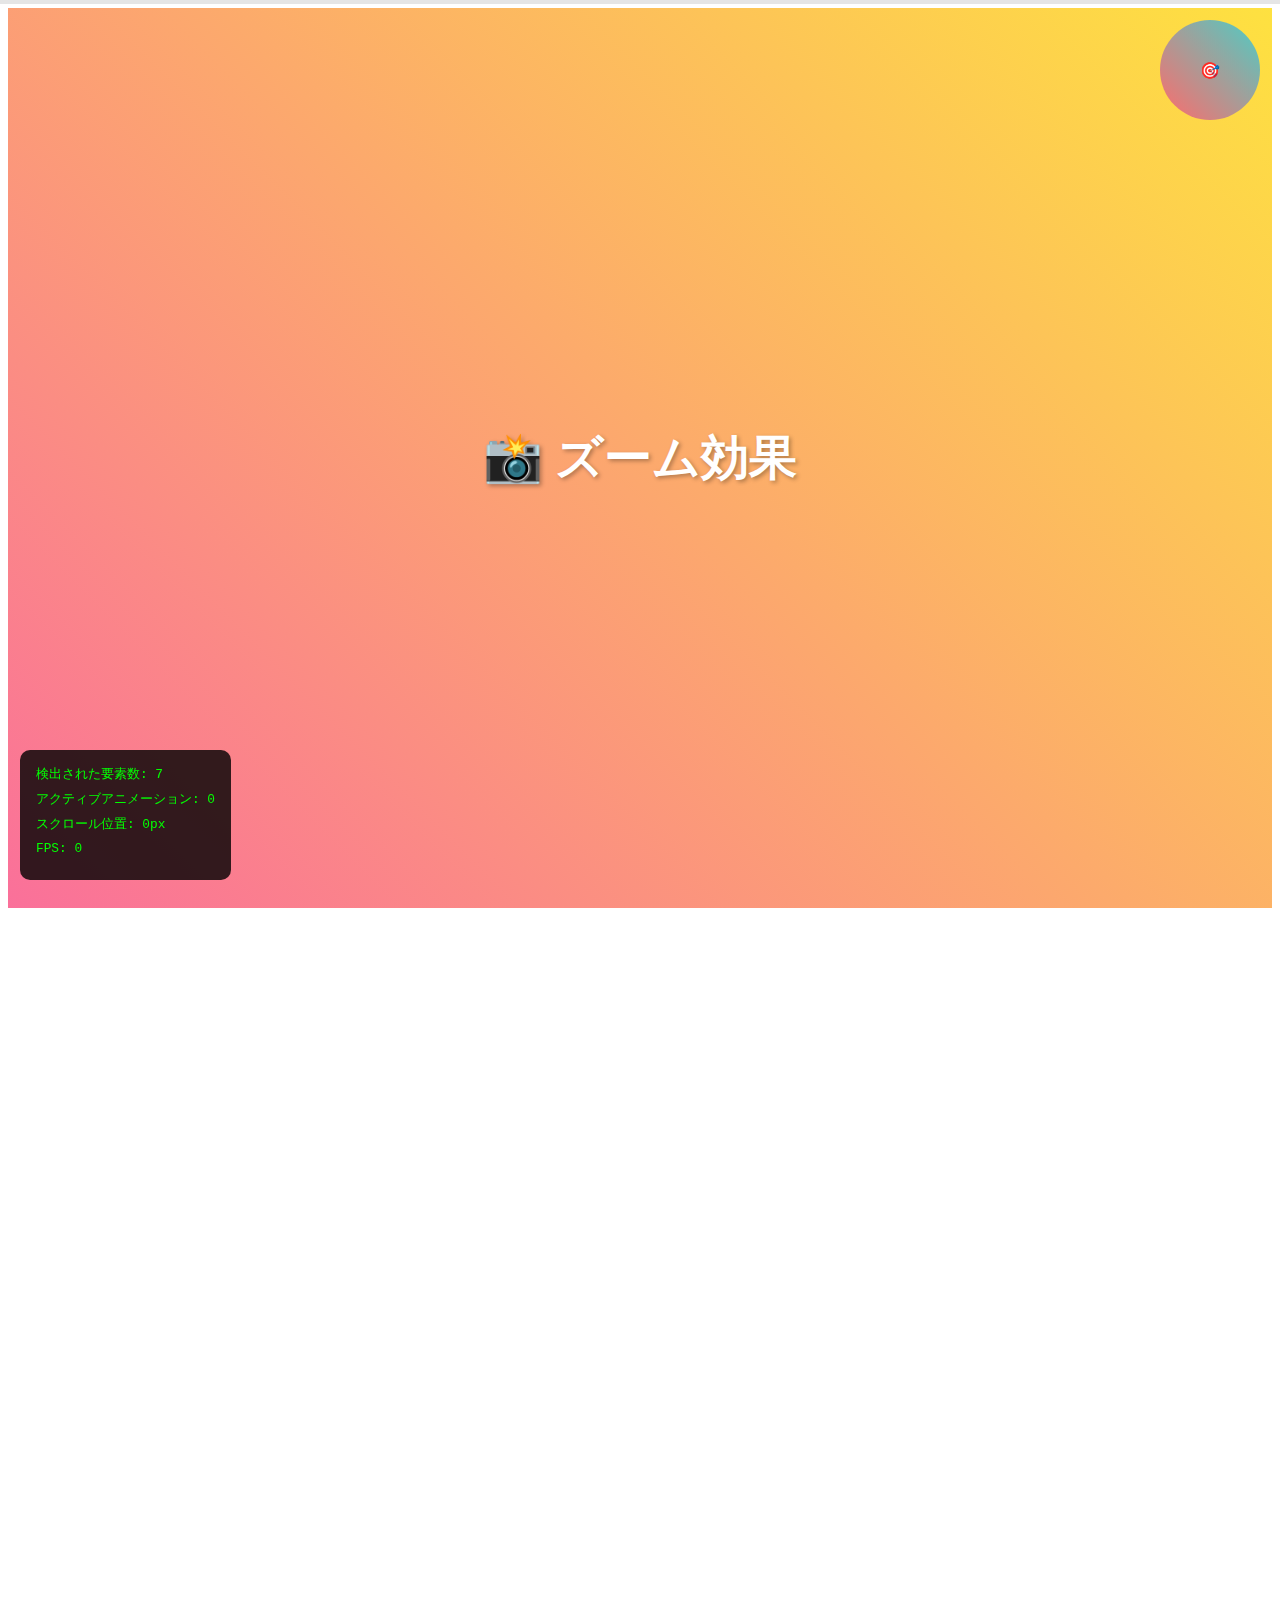
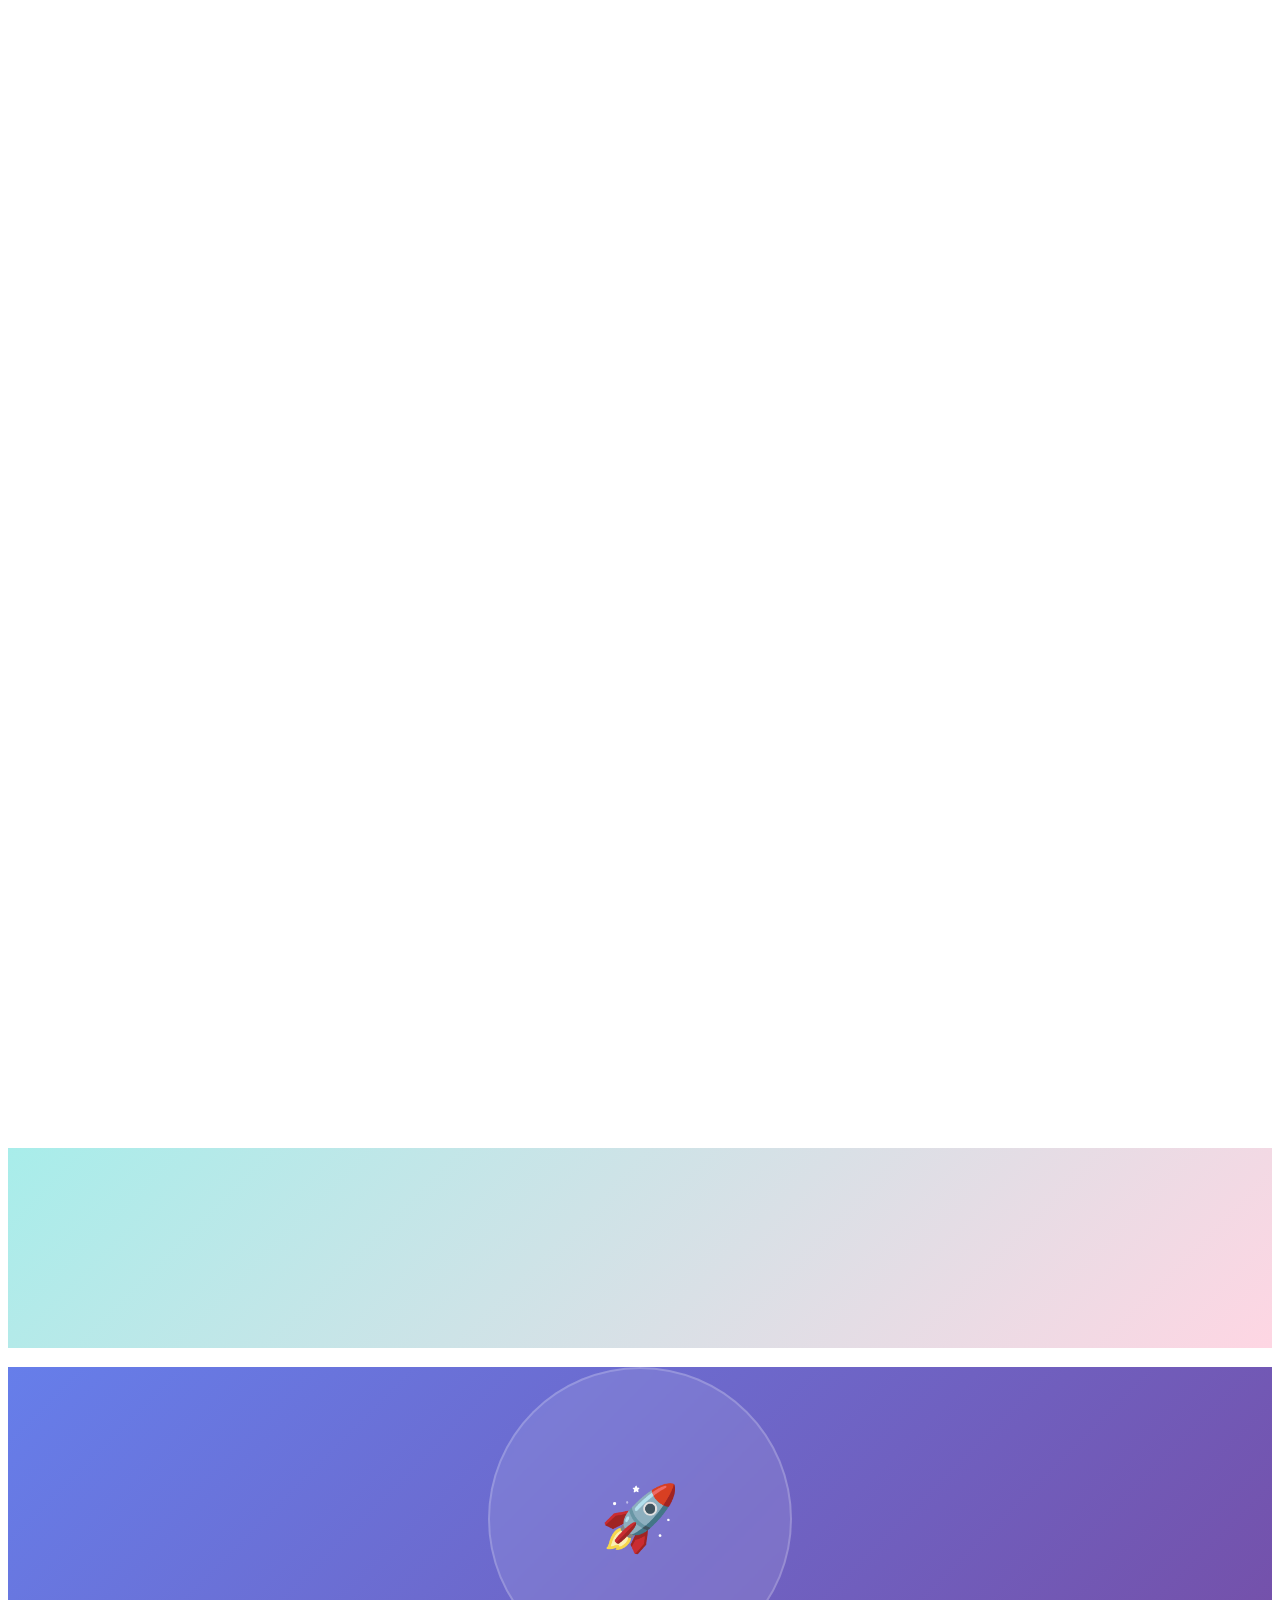
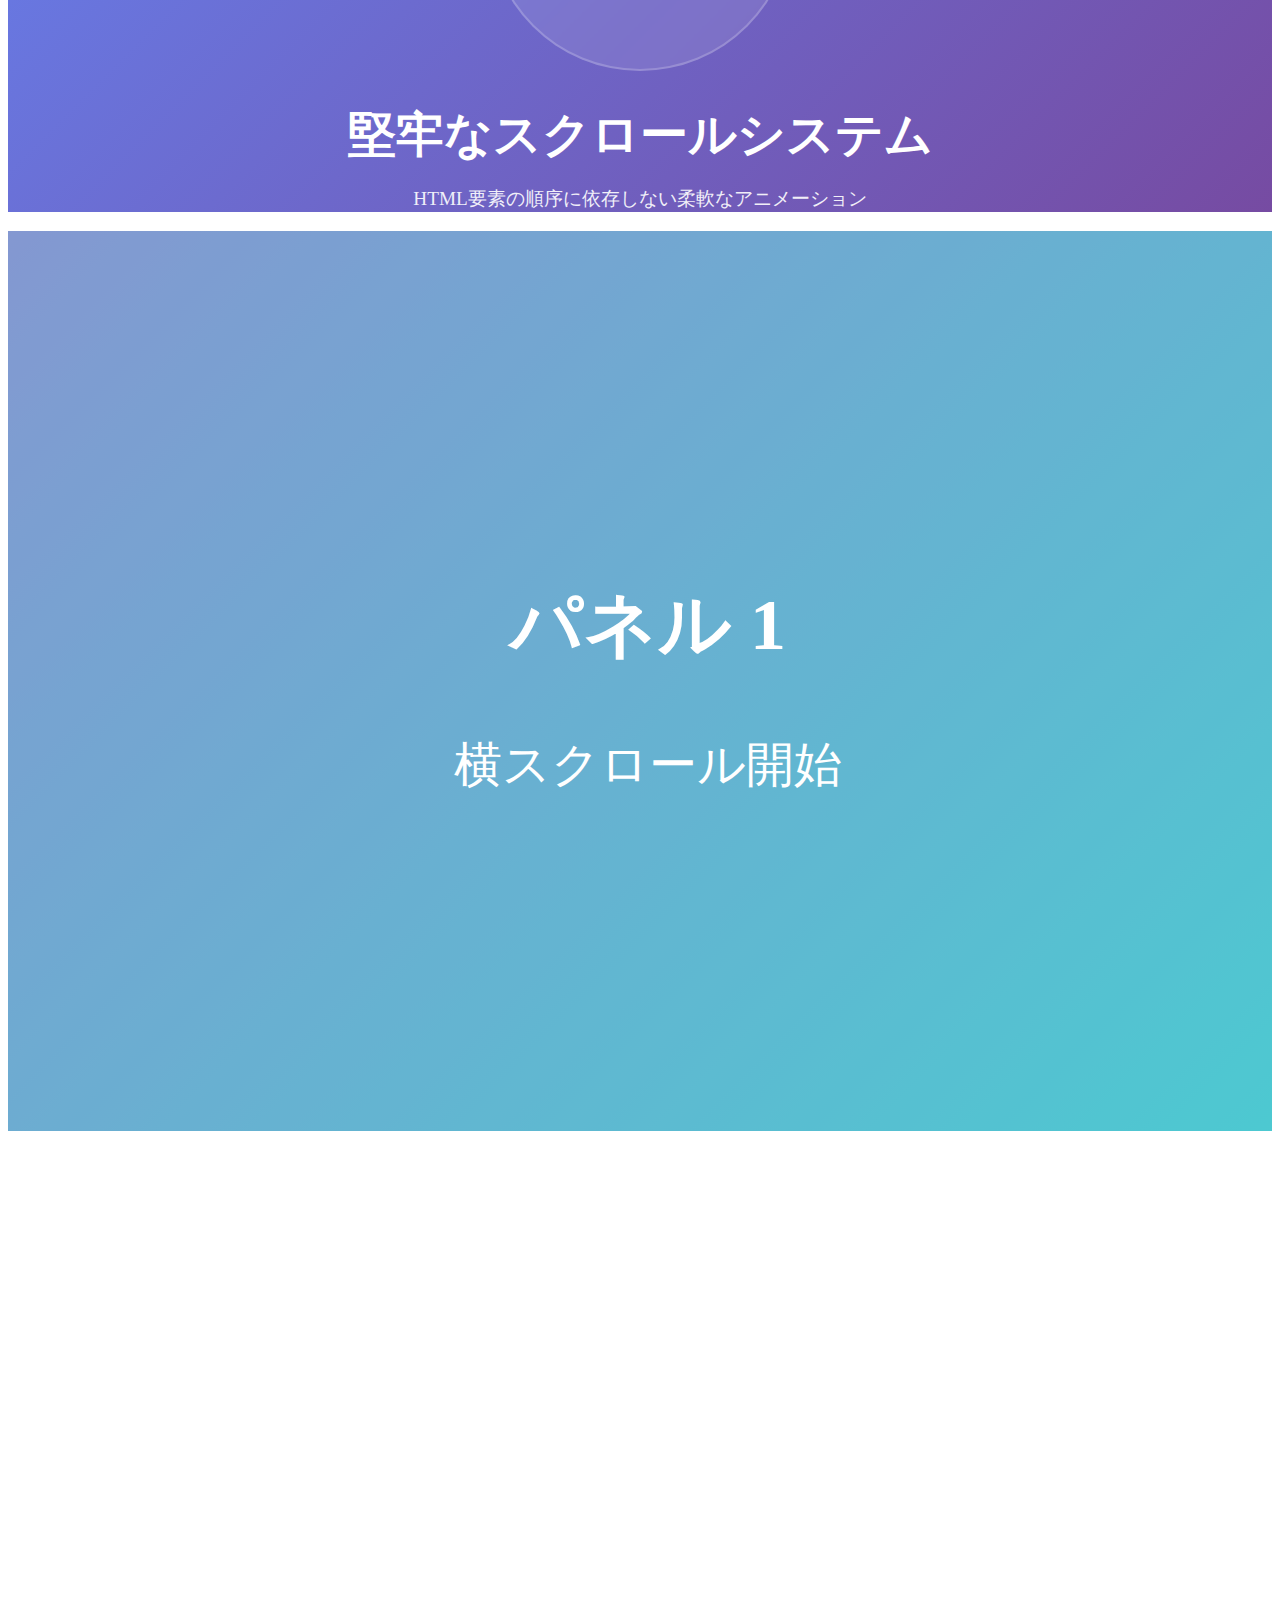
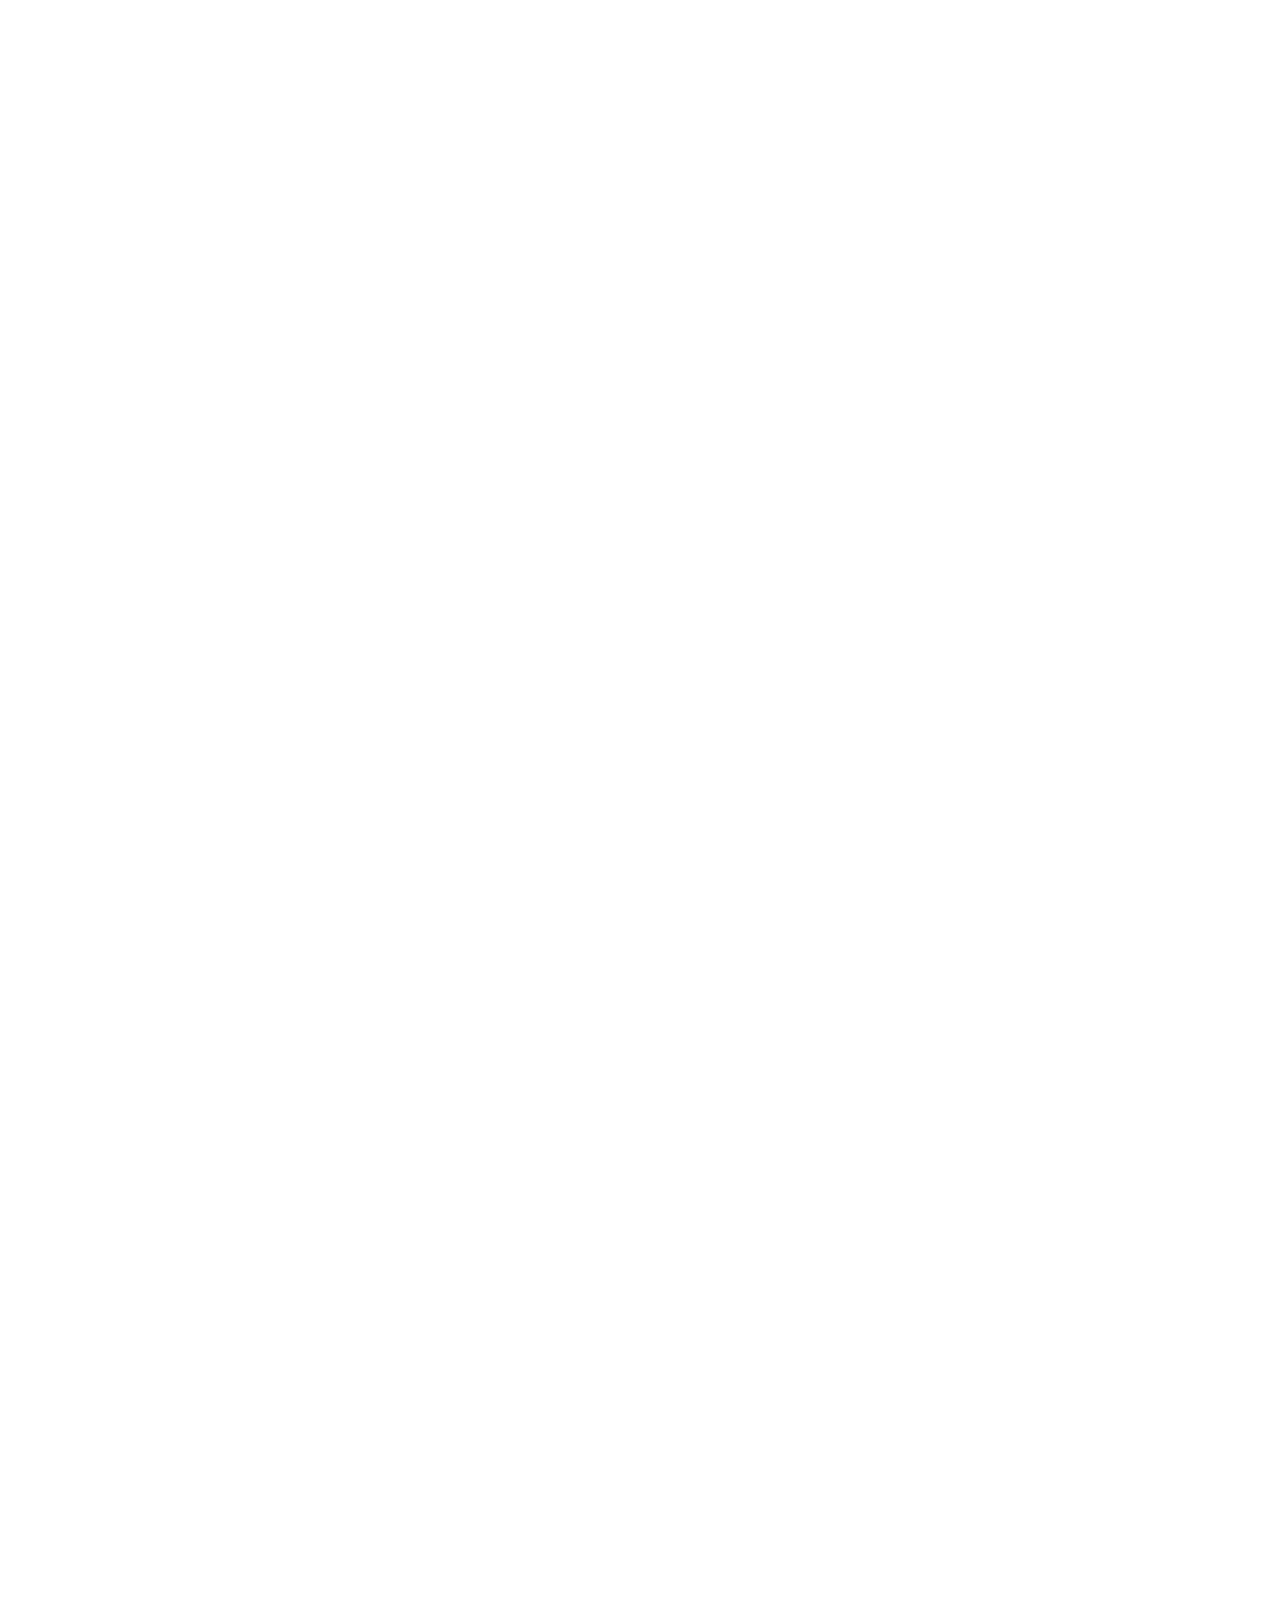
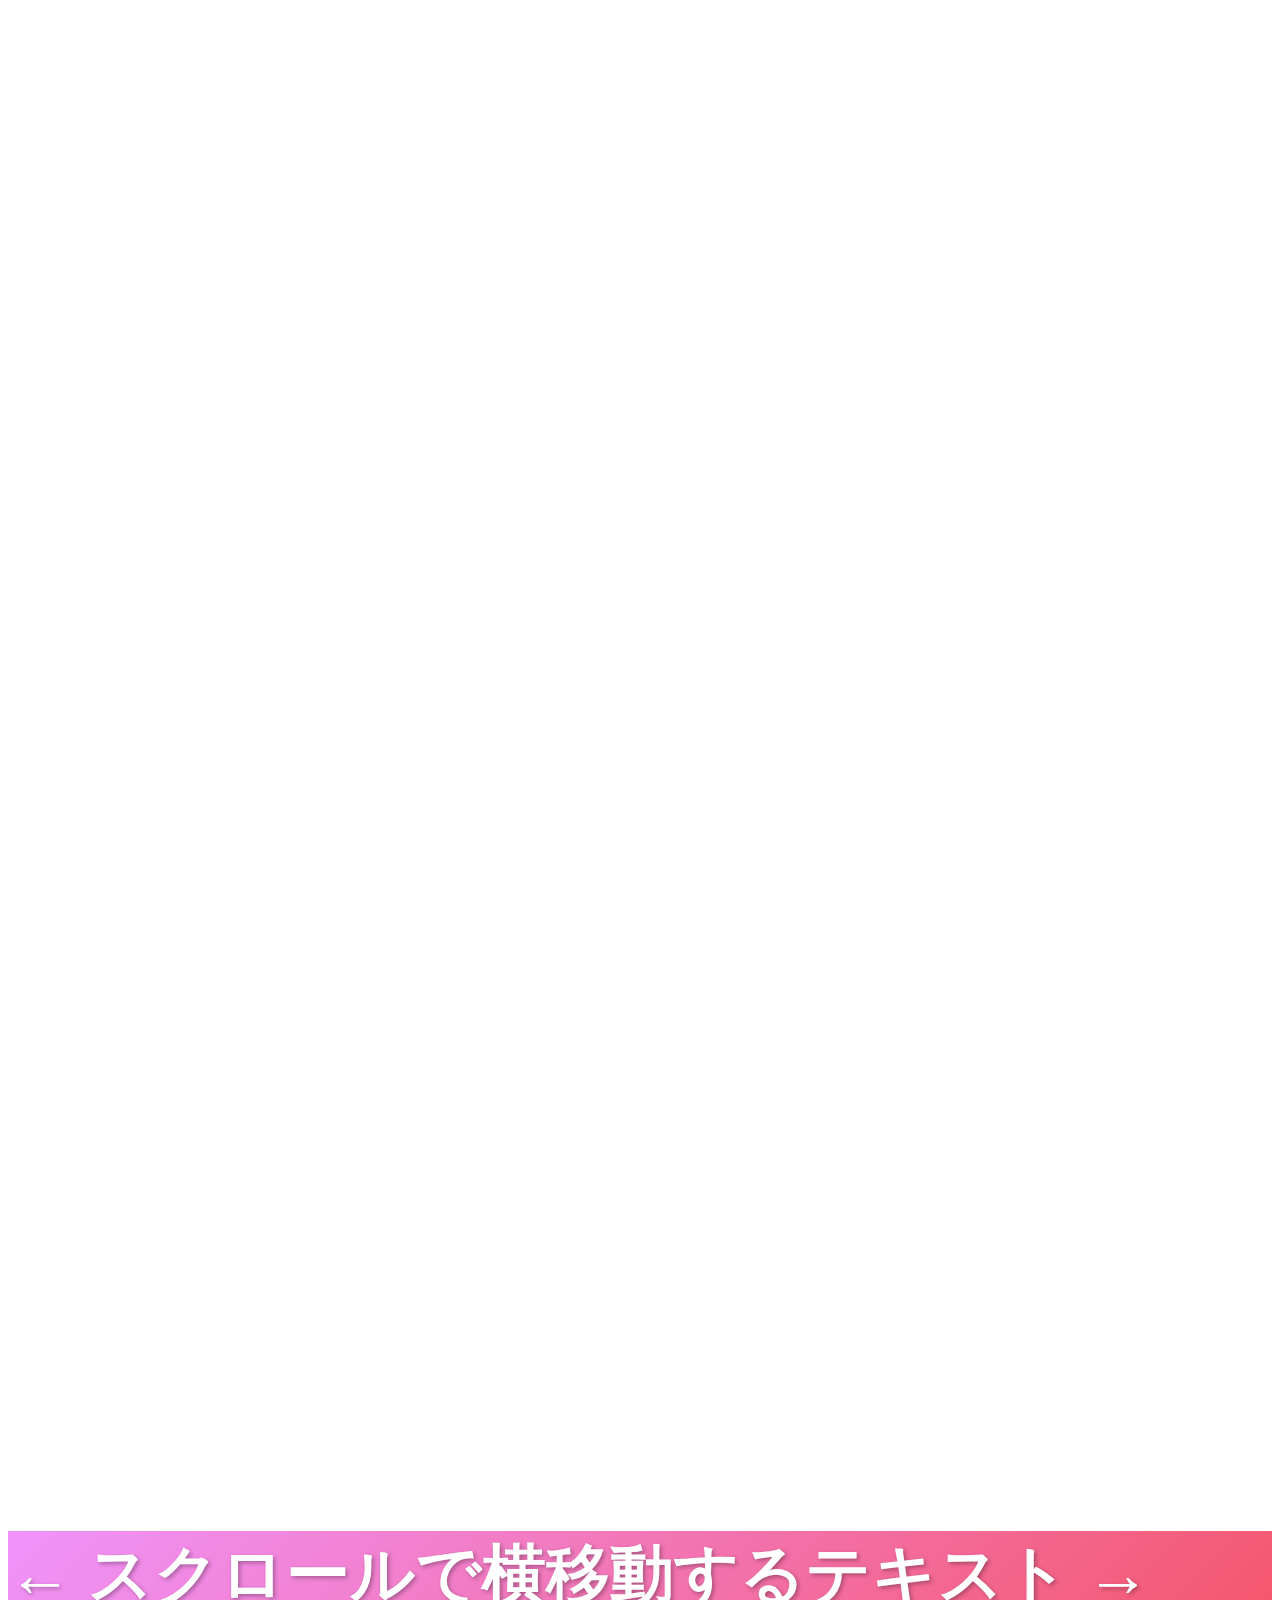
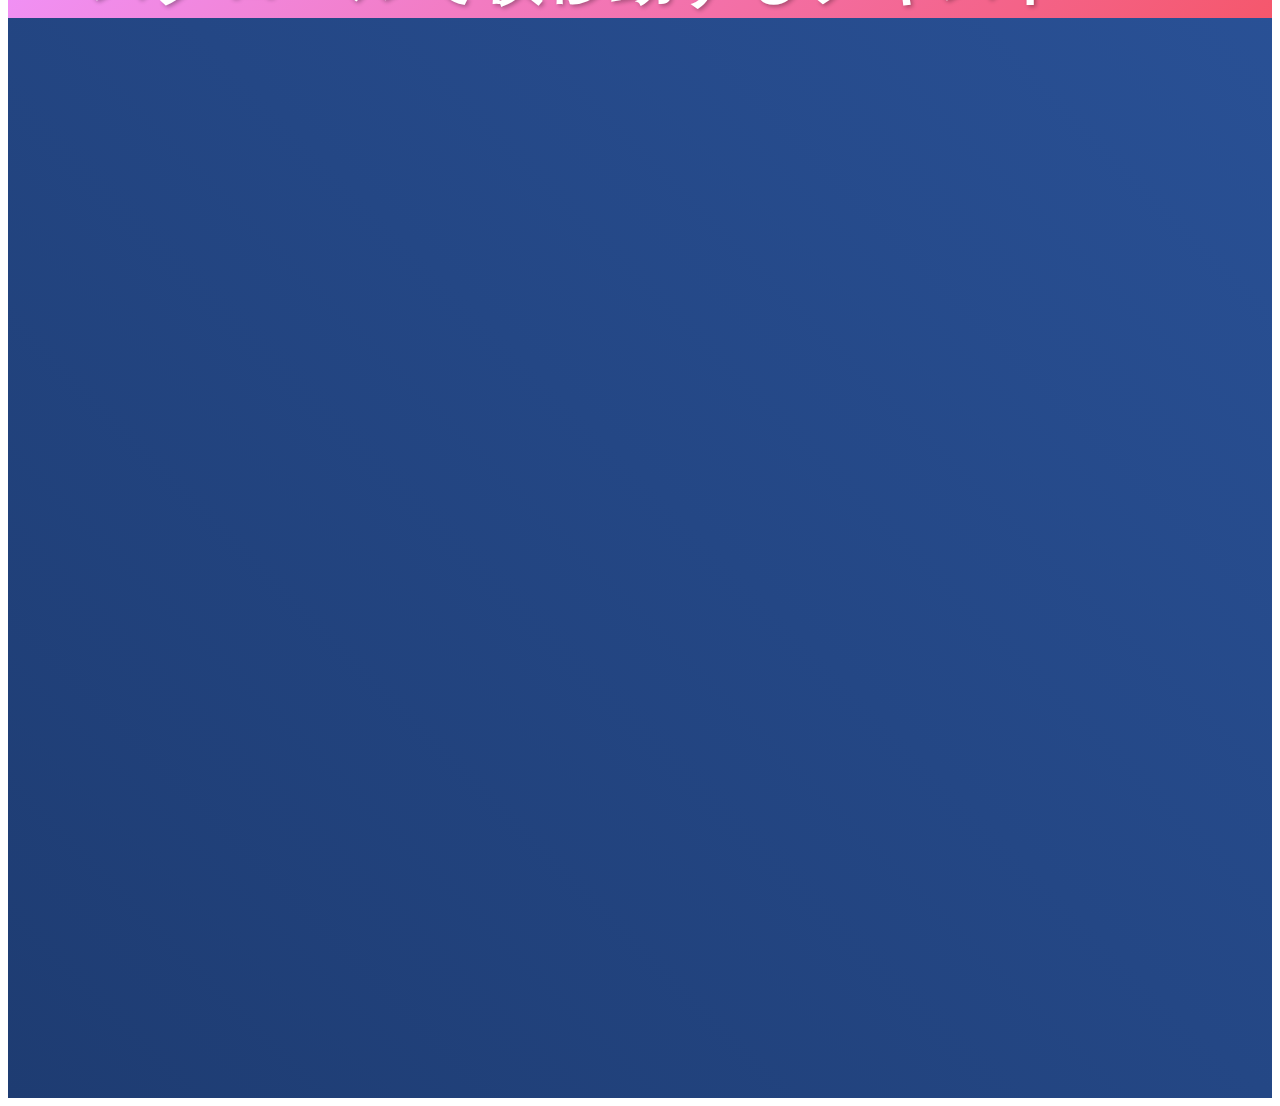
<file: animetion.html>
<!DOCTYPE html>
<html lang="ja">
    <head>
        <meta charset="UTF-8" />
        <meta name="viewport" content="width=device-width, initial-scale=1.0" />
        <title>堅牢なスクロールアニメーションシステム</title>
        <style>
            /* 回転要素 */
            .scroll-rotate {
                width: 100px;
                height: 100px;
                background: linear-gradient(45deg, #ff6b6b, #4ecdc4);
                border-radius: 50%;
                position: fixed;
                top: 20px;
                right: 20px;
                z-index: 1000;
                display: flex;
                align-items: center;
                justify-content: center;
                color: white;
                font-weight: bold;
                transition: transform 0.1s ease-out;
            }

            /* ヒーローセクション */
            .hero-section {
                background: linear-gradient(135deg, #667eea 0%, #764ba2 100%);
                color: white;
                text-align: center;
                position: relative;
            }

            .hero-image {
                width: 300px;
                height: 300px;
                background: rgba(255, 255, 255, 0.1);
                border-radius: 50%;
                margin: 0 auto 2rem;
                display: flex;
                align-items: center;
                justify-content: center;
                font-size: 4rem;
                backdrop-filter: blur(10px);
                border: 2px solid rgba(255, 255, 255, 0.2);
                transition: transform 0.3s ease;
            }

            .hero-text {
                font-size: 3rem;
                margin-bottom: 1rem;
                transition: opacity 0.3s ease;
            }

            .hero-subtitle {
                font-size: 1.2rem;
                opacity: 0.9;
            }

            /* 横移動テキストセクション */
            .sliding-text-section {
                background: linear-gradient(135deg, #f093fb 0%, #f5576c 100%);
                color: white;
                overflow: hidden;
            }

            .sliding-text {
                font-size: 4rem;
                font-weight: bold;
                white-space: nowrap;
                text-shadow: 2px 2px 4px rgba(0, 0, 0, 0.3);
                transition: transform 0.1s ease-out;
            }

            /* 横スクロールセクション */
            .horizontal-scroll-wrapper {
                height: 500vh; /* スクロール距離を作る */
                position: relative;
            }

            .horizontal-scroll-sticky {
                position: sticky;
                top: 0;
                height: 100vh;
                overflow: hidden;
                background: linear-gradient(135deg, #4facfe 0%, #00f2fe 100%);
            }

            .horizontal-content {
                display: flex;
                height: 100vh;
                width: 500vw; /* 5つのパネル分 */
                transition: transform 0.1s ease-out;
            }

            .horizontal-panel {
                width: 100vw;
                height: 100vh;
                display: flex;
                align-items: center;
                justify-content: center;
                color: white;
                font-size: 3rem;
                text-align: center;
                position: relative;
            }

            .horizontal-panel:nth-child(1) {
                background: rgba(255, 107, 107, 0.3);
            }
            .horizontal-panel:nth-child(2) {
                background: rgba(78, 205, 196, 0.3);
            }
            .horizontal-panel:nth-child(3) {
                background: rgba(255, 159, 26, 0.3);
            }
            .horizontal-panel:nth-child(4) {
                background: rgba(162, 155, 254, 0.3);
            }
            .horizontal-panel:nth-child(5) {
                background: rgba(255, 118, 117, 0.3);
            }

            /* パララックスセクション */
            .parallax-section {
                height: 120vh;
                position: relative;
                background: #000;
                overflow: hidden;
            }

            .parallax-bg {
                position: absolute;
                top: -20vh;
                left: 0;
                width: 100%;
                height: 140vh;
                background: linear-gradient(45deg, #1e3c72 0%, #2a5298 100%);
                transition: transform 0.1s ease-out;
            }

            .parallax-content {
                position: absolute;
                top: 50%;
                left: 50%;
                transform: translate(-50%, -50%);
                text-align: center;
                color: white;
                z-index: 2;
                opacity: 0;
                transition: opacity 0.8s ease;
            }

            .parallax-content.visible {
                opacity: 1;
            }

            .parallax-content h2 {
                font-size: 4rem;
                margin-bottom: 1rem;
                text-shadow: 2px 2px 4px rgba(0, 0, 0, 0.5);
            }

            /* ズームセクション */
            .zoom-wrapper {
                height: 300vh;
                position: relative;
            }

            .zoom-sticky {
                position: sticky;
                top: 0;
                height: 100vh;
                overflow: hidden;
                background: #000;
            }

            .zoom-image {
                width: 100%;
                height: 100vh;
                background: linear-gradient(45deg, #fa709a 0%, #fee140 100%);
                display: flex;
                align-items: center;
                justify-content: center;
                color: white;
                font-size: 3rem;
                font-weight: bold;
                text-shadow: 2px 2px 4px rgba(0, 0, 0, 0.3);
                transition: transform 0.1s ease-out;
            }

            /* フェードインセクション */
            .fade-in-section {
                background: linear-gradient(135deg, #a8edea 0%, #fed6e3 100%);
                color: #333;
            }

            .fade-in-content {
                text-align: center;
                opacity: 0;
                transform: translateY(50px);
                transition: all 0.8s cubic-bezier(0.25, 0.46, 0.45, 0.94);
            }

            .fade-in-content.visible {
                opacity: 1;
                transform: translateY(0);
            }

            .fade-in-content h2 {
                font-size: 3rem;
                margin-bottom: 2rem;
            }

            .fade-in-content p {
                font-size: 1.2rem;
                max-width: 600px;
                line-height: 1.8;
            }

            /* デバッグ情報 */
            .debug-info {
                position: fixed;
                bottom: 20px;
                left: 20px;
                background: rgba(0, 0, 0, 0.8);
                color: #00ff00;
                padding: 1rem;
                border-radius: 10px;
                font-family: monospace;
                font-size: 0.8rem;
                z-index: 1001;
                max-width: 300px;
            }

            .debug-info div {
                margin-bottom: 0.5rem;
            }

            /* プログレスバー */
            .progress-bar {
                position: fixed;
                top: 0;
                left: 0;
                width: 100%;
                height: 4px;
                background: rgba(0, 0, 0, 0.1);
                z-index: 1000;
            }

            .progress-fill {
                height: 100%;
                background: linear-gradient(90deg, #667eea, #764ba2, #f093fb, #4facfe);
                width: 0%;
                transition: width 0.3s ease;
            }

            /* レスポンシブ */
            @media (max-width: 768px) {
                .hero-text {
                    font-size: 2rem;
                }

                .sliding-text {
                    font-size: 2rem;
                }

                .horizontal-panel {
                    font-size: 2rem;
                }

                .parallax-content h2 {
                    font-size: 2.5rem;
                }

                .fade-in-content h2 {
                    font-size: 2rem;
                }
            }
        </style>
    </head>
    <body>
        <!-- プログレスバー -->
        <div class="progress-bar">
            <div class="progress-fill" id="progressFill"></div>
        </div>

        <!-- ズームセクション -->
        <div class="zoom-wrapper" data-scroll-type="zoom" data-zoom-scale="2">
            <div class="zoom-sticky">
                <div class="zoom-image" data-scroll-element="zoom-image">📸 ズーム効果</div>
            </div>
        </div>

        <!-- フェードインセクション -->
        <section class="fade-in-section" data-scroll-type="fadein">
            <div class="fade-in-content" data-scroll-element="fade-content" data-trigger-point="0.8">
                <h2>フェードイン効果</h2>
                <p>
                    要素が視界に入るとアニメーションが始まります。このようなスクロール効果により、ユーザーエクスペリエンスが大幅に向上し、より魅力的なWebサイトを作成することができます。
                </p>
            </div>
        </section>
        <!-- 回転要素 -->
        <div class="scroll-rotate" data-scroll-type="rotate" data-rotate-speed="10">🎯</div>

        <!-- デバッグ情報 -->
        <div class="debug-info" id="debugInfo">
            <div>検出された要素数: <span id="elementCount">0</span></div>
            <div>アクティブアニメーション: <span id="activeAnimations">0</span></div>
            <div>スクロール位置: <span id="scrollPosition">0</span>px</div>
            <div>FPS: <span id="fps">0</span></div>
        </div>

        <!-- ヒーローセクション -->
        <section class="hero-section" data-scroll-type="hero">
            <div>
                <div class="hero-image" data-scroll-element="hero-image">🚀</div>
                <h1 class="hero-text" data-scroll-element="hero-text">堅牢なスクロールシステム</h1>
                <p class="hero-subtitle">HTML要素の順序に依存しない柔軟なアニメーション</p>
            </div>
        </section>

        <!-- 横スクロールセクション -->
        <div class="horizontal-scroll-wrapper" data-scroll-type="horizontal" data-scroll-distance="400">
            <div class="horizontal-scroll-sticky">
                <div class="horizontal-content" data-scroll-element="horizontal-content">
                    <div class="horizontal-panel">
                        <div>
                            <h2>パネル 1</h2>
                            <p>横スクロール開始</p>
                        </div>
                    </div>
                    <div class="horizontal-panel">
                        <div>
                            <h2>パネル 2</h2>
                            <p>スムーズな移動</p>
                        </div>
                    </div>
                    <div class="horizontal-panel">
                        <div>
                            <h2>パネル 3</h2>
                            <p>継続的なスクロール</p>
                        </div>
                    </div>
                    <div class="horizontal-panel">
                        <div>
                            <h2>パネル 4</h2>
                            <p>もうすぐ終了</p>
                        </div>
                    </div>
                    <div class="horizontal-panel">
                        <div>
                            <h2>パネル 5</h2>
                            <p>横スクロール完了</p>
                        </div>
                    </div>
                </div>
            </div>
        </div>
        <!-- 横移動テキストセクション -->
        <section class="sliding-text-section" data-scroll-type="sliding">
            <div class="sliding-text" data-scroll-element="sliding-text" data-slide-range="50">
                ← スクロールで横移動するテキスト →
            </div>
        </section>
        <!-- パララックスセクション -->
        <section class="parallax-section" data-scroll-type="parallax">
            <div class="parallax-bg" data-scroll-element="parallax-bg" data-parallax-speed="100"></div>
            <div class="parallax-content" data-scroll-element="parallax-content">
                <h2>パララックス効果</h2>
                <p>背景が異なる速度で移動します</p>
            </div>
        </section>

        <script>
            class RobustScrollAnimationSystem {
                constructor() {
                    this.animationElements = new Map();
                    this.ticking = false;
                    this.lastTime = 0;
                    this.frameCount = 0;
                    this.fps = 0;

                    this.init();
                }

                init() {
                    this.detectElements();
                    this.setupScrollListener();
                    this.startFPSCounter();
                    this.updateScrollEffects(); // 初回実行

                    console.log('🎉 堅牢なスクロールアニメーションシステムが初期化されました');
                    console.log(`検出された要素数: ${this.animationElements.size}`);
                }

                // data属性を使用して要素を自動検出
                detectElements() {
                    this.animationElements.clear();

                    // スクロールタイプを持つ全ての要素を検出
                    const scrollElements = document.querySelectorAll('[data-scroll-type]');

                    scrollElements.forEach((element) => {
                        const scrollType = element.dataset.scrollType;
                        const elementId = this.generateElementId(element);

                        const config = {
                            element: element,
                            type: scrollType,
                            ...this.getElementConfig(element),
                        };

                        this.animationElements.set(elementId, config);
                    });

                    this.updateDebugInfo();
                }

                // 要素の一意IDを生成
                generateElementId(element) {
                    return (
                        element.id ||
                        element.className.split(' ').join('-') + '-' + Math.random().toString(36).substr(2, 9)
                    );
                }

                // 要素の設定を取得
                getElementConfig(element) {
                    const config = {};

                    // data属性から設定を取得
                    Object.keys(element.dataset).forEach((key) => {
                        if (key !== 'scrollType') {
                            config[key] = element.dataset[key];
                        }
                    });

                    // 子要素も検索
                    const childElements = element.querySelectorAll('[data-scroll-element]');
                    config.childElements = Array.from(childElements).map((child) => ({
                        element: child,
                        name: child.dataset.scrollElement,
                        ...child.dataset,
                    }));

                    return config;
                }

                // スクロールリスナーセットアップ
                setupScrollListener() {
                    window.addEventListener('scroll', () => this.requestTick(), { passive: true });
                    window.addEventListener('resize', () => this.detectElements());
                }

                requestTick() {
                    if (!this.ticking) {
                        requestAnimationFrame(() => this.updateScrollEffects());
                        this.ticking = true;
                    }
                }

                // メインのスクロール効果更新関数
                updateScrollEffects() {
                    const scrollTop = window.pageYOffset;
                    const windowHeight = window.innerHeight;
                    let activeAnimations = 0;

                    this.animationElements.forEach((config, id) => {
                        const { element, type } = config;

                        // 要素が存在するかチェック
                        if (!document.contains(element)) {
                            this.animationElements.delete(id);
                            return;
                        }

                        const rect = element.getBoundingClientRect();
                        const isVisible = rect.bottom > 0 && rect.top < windowHeight;

                        if (isVisible || type === 'rotate') {
                            activeAnimations++;
                            this.applyAnimation(config, scrollTop, windowHeight, rect);
                        }
                    });

                    this.updateProgress(scrollTop);
                    this.updateDebugInfo(activeAnimations);
                    this.ticking = false;
                }

                // アニメーションタイプ別の処理
                applyAnimation(config, scrollTop, windowHeight, rect) {
                    const { element, type, childElements = [] } = config;

                    switch (type) {
                        case 'rotate':
                            this.applyRotateAnimation(element, config, scrollTop);
                            break;

                        case 'hero':
                            this.applyHeroAnimation(childElements, rect, windowHeight);
                            break;

                        case 'sliding':
                            this.applySlidingAnimation(childElements, config, rect, windowHeight);
                            break;

                        case 'horizontal':
                            this.applyHorizontalAnimation(childElements, config, rect, windowHeight);
                            break;

                        case 'parallax':
                            this.applyParallaxAnimation(childElements, rect, windowHeight);
                            break;

                        case 'zoom':
                            this.applyZoomAnimation(childElements, config, rect, windowHeight);
                            break;

                        case 'fadein':
                            this.applyFadeInAnimation(childElements, config, rect, windowHeight);
                            break;
                    }
                }

                // 回転アニメーション
                applyRotateAnimation(element, config, scrollTop) {
                    const speed = parseFloat(config.rotateSpeed) || 10;
                    const rotation = (scrollTop / speed) % 360;
                    element.style.transform = `rotate(${rotation}deg)`;
                }

                // ヒーローアニメーション
                applyHeroAnimation(childElements, rect, windowHeight) {
                    if (rect.bottom > 0 && rect.top < windowHeight) {
                        const progress = Math.abs(rect.top) / windowHeight;

                        childElements.forEach((child) => {
                            if (child.name === 'hero-image') {
                                const scale = 1 + progress * 2;
                                child.element.style.transform = `scale(${scale})`;
                            } else if (child.name === 'hero-text') {
                                child.element.style.opacity = Math.max(0, 1 - progress * 2);
                            }
                        });
                    }
                }

                // 横移動アニメーション
                applySlidingAnimation(childElements, config, rect, windowHeight) {
                    if (rect.bottom > 0 && rect.top < windowHeight) {
                        const progress = -rect.top / windowHeight;
                        const slideRange = parseFloat(config.slideRange) || 50;
                        const translateX = progress * slideRange - slideRange / 2;

                        childElements.forEach((child) => {
                            if (child.name === 'sliding-text') {
                                child.element.style.transform = `translateX(${translateX}vw)`;
                            }
                        });
                    }
                }

                // 横スクロールアニメーション
                applyHorizontalAnimation(childElements, config, rect, windowHeight) {
                    const wrapperHeight = config.element.offsetHeight;

                    if (rect.bottom > 0 && rect.top < windowHeight) {
                        const progress = Math.min(1, Math.max(0, -rect.top / (wrapperHeight - windowHeight)));
                        const scrollDistance = parseFloat(config.scrollDistance) || 400;
                        const translateX = -progress * scrollDistance;

                        childElements.forEach((child) => {
                            if (child.name === 'horizontal-content') {
                                child.element.style.transform = `translateX(${translateX}vw)`;
                            }
                        });
                    }
                }

                // パララックスアニメーション
                applyParallaxAnimation(childElements, rect, windowHeight) {
                    if (rect.bottom > 0 && rect.top < windowHeight) {
                        const progress = -rect.top / windowHeight;

                        childElements.forEach((child) => {
                            if (child.name === 'parallax-bg') {
                                const speed = parseFloat(child.parallaxSpeed) || 100;
                                child.element.style.transform = `translateY(${progress * speed}px)`;
                            } else if (child.name === 'parallax-content') {
                                if (rect.top < windowHeight * 0.5) {
                                    child.element.classList.add('visible');
                                }
                            }
                        });
                    }
                }

                // ズームアニメーション
                applyZoomAnimation(childElements, config, rect, windowHeight) {
                    const wrapperHeight = config.element.offsetHeight;

                    if (rect.bottom > 0 && rect.top < windowHeight) {
                        const progress = Math.min(1, Math.max(0, -rect.top / (wrapperHeight - windowHeight)));
                        const zoomScale = parseFloat(config.zoomScale) || 2;
                        const scale = 1 + progress * zoomScale;

                        childElements.forEach((child) => {
                            if (child.name === 'zoom-image') {
                                child.element.style.transform = `scale(${scale})`;
                            }
                        });
                    }
                }

                // フェードインアニメーション
                applyFadeInAnimation(childElements, config, rect, windowHeight) {
                    const triggerPoint = parseFloat(config.triggerPoint) || 0.8;

                    if (rect.top < windowHeight * triggerPoint) {
                        childElements.forEach((child) => {
                            if (child.name === 'fade-content') {
                                child.element.classList.add('visible');
                            }
                        });
                    }
                }

                // プログレスバー更新
                updateProgress(scrollTop) {
                    const docHeight = document.documentElement.scrollHeight - window.innerHeight;
                    const scrollPercent = (scrollTop / docHeight) * 100;
                    const progressFill = document.getElementById('progressFill');
                    if (progressFill) {
                        progressFill.style.width = `${Math.min(scrollPercent, 100)}%`;
                    }
                }

                // デバッグ情報更新
                updateDebugInfo(activeAnimations = 0) {
                    const elementCount = document.getElementById('elementCount');
                    const activeAnimationsEl = document.getElementById('activeAnimations');
                    const scrollPosition = document.getElementById('scrollPosition');
                    const fpsEl = document.getElementById('fps');

                    if (elementCount) elementCount.textContent = this.animationElements.size;
                    if (activeAnimationsEl) activeAnimationsEl.textContent = activeAnimations;
                    if (scrollPosition) scrollPosition.textContent = Math.round(window.pageYOffset);
                    if (fpsEl) fpsEl.textContent = this.fps;
                }

                // FPSカウンター
                startFPSCounter() {
                    setInterval(() => {
                        this.fps = this.frameCount;
                        this.frameCount = 0;
                    }, 1000);

                    const countFrame = () => {
                        this.frameCount++;
                        requestAnimationFrame(countFrame);
                    };
                    countFrame();
                }

                // 動的要素の再検出
                refresh() {
                    this.detectElements();
                    console.log('🔄 要素を再検出しました');
                }

                // 特定のアニメーションを無効化/有効化
                toggleAnimation(elementId, enabled = true) {
                    const config = this.animationElements.get(elementId);
                    if (config) {
                        config.enabled = enabled;
                    }
                }

                // パフォーマンス情報取得
                getPerformanceInfo() {
                    return {
                        elementsCount: this.animationElements.size,
                        fps: this.fps,
                        memoryUsage: performance.memory
                            ? {
                                  used: Math.round(performance.memory.usedJSHeapSize / 1024 / 1024) + 'MB',
                                  total: Math.round(performance.memory.totalJSHeapSize / 1024 / 1024) + 'MB',
                              }
                            : 'N/A',
                    };
                }
            }

            // システムを初期化
            const scrollSystem = new RobustScrollAnimationSystem();

            // グローバルに公開（デバッグ用）
            window.scrollSystem = scrollSystem;

            // 動的要素追加のデモ
            // setTimeout(() => {
            //     console.log('💡 5秒後に新しい要素を動的追加');

            //     const newSection = document.createElement('section');
            //     newSection.style.cssText = `
            //     min-height: 100vh;
            //     background: linear-gradient(135deg, #667eea 0%, #764ba2 100%);
            //     display: flex;
            //     align-items: center;
            //     justify-content: center;
            //     color: white;
            //     text-align: center;
            //     font-size: 2rem;
            // `;
            //     newSection.dataset.scrollType = 'fadein';
            //     newSection.innerHTML = `
            //     <div data-scroll-element="fade-content" data-trigger-point="0.7">
            //         <h2>🆕 動的に追加されたセクション</h2>
            //         <p>このセクションは5秒後に動的に追加されました！</p>
            //     </div>
            // `;

            //     document.body.appendChild(newSection);
            //     scrollSystem.refresh();
            // }, 5000);

            // キーボードショートカット
            // document.addEventListener('keydown', (e) => {
            //     switch (e.key.toLowerCase()) {
            //         case 'r':
            //             e.preventDefault();
            //             scrollSystem.refresh();
            //             console.log('🔄 手動更新実行');
            //             break;
            //         case 'p':
            //             e.preventDefault();
            //             console.log('📊 パフォーマンス情報:', scrollSystem.getPerformanceInfo());
            //             break;
            //     }
            // });

            // console.log('🎮 使用可能なコマンド:');
            // console.log('- Rキー: 要素を手動更新');
            // console.log('- Pキー: パフォーマンス情報表示');
            // console.log('- scrollSystem.refresh(): 要素再検出');
            // console.log('- scrollSystem.getPerformanceInfo(): パフォーマンス情報');
        </script>
    </body>
</html>
</file>
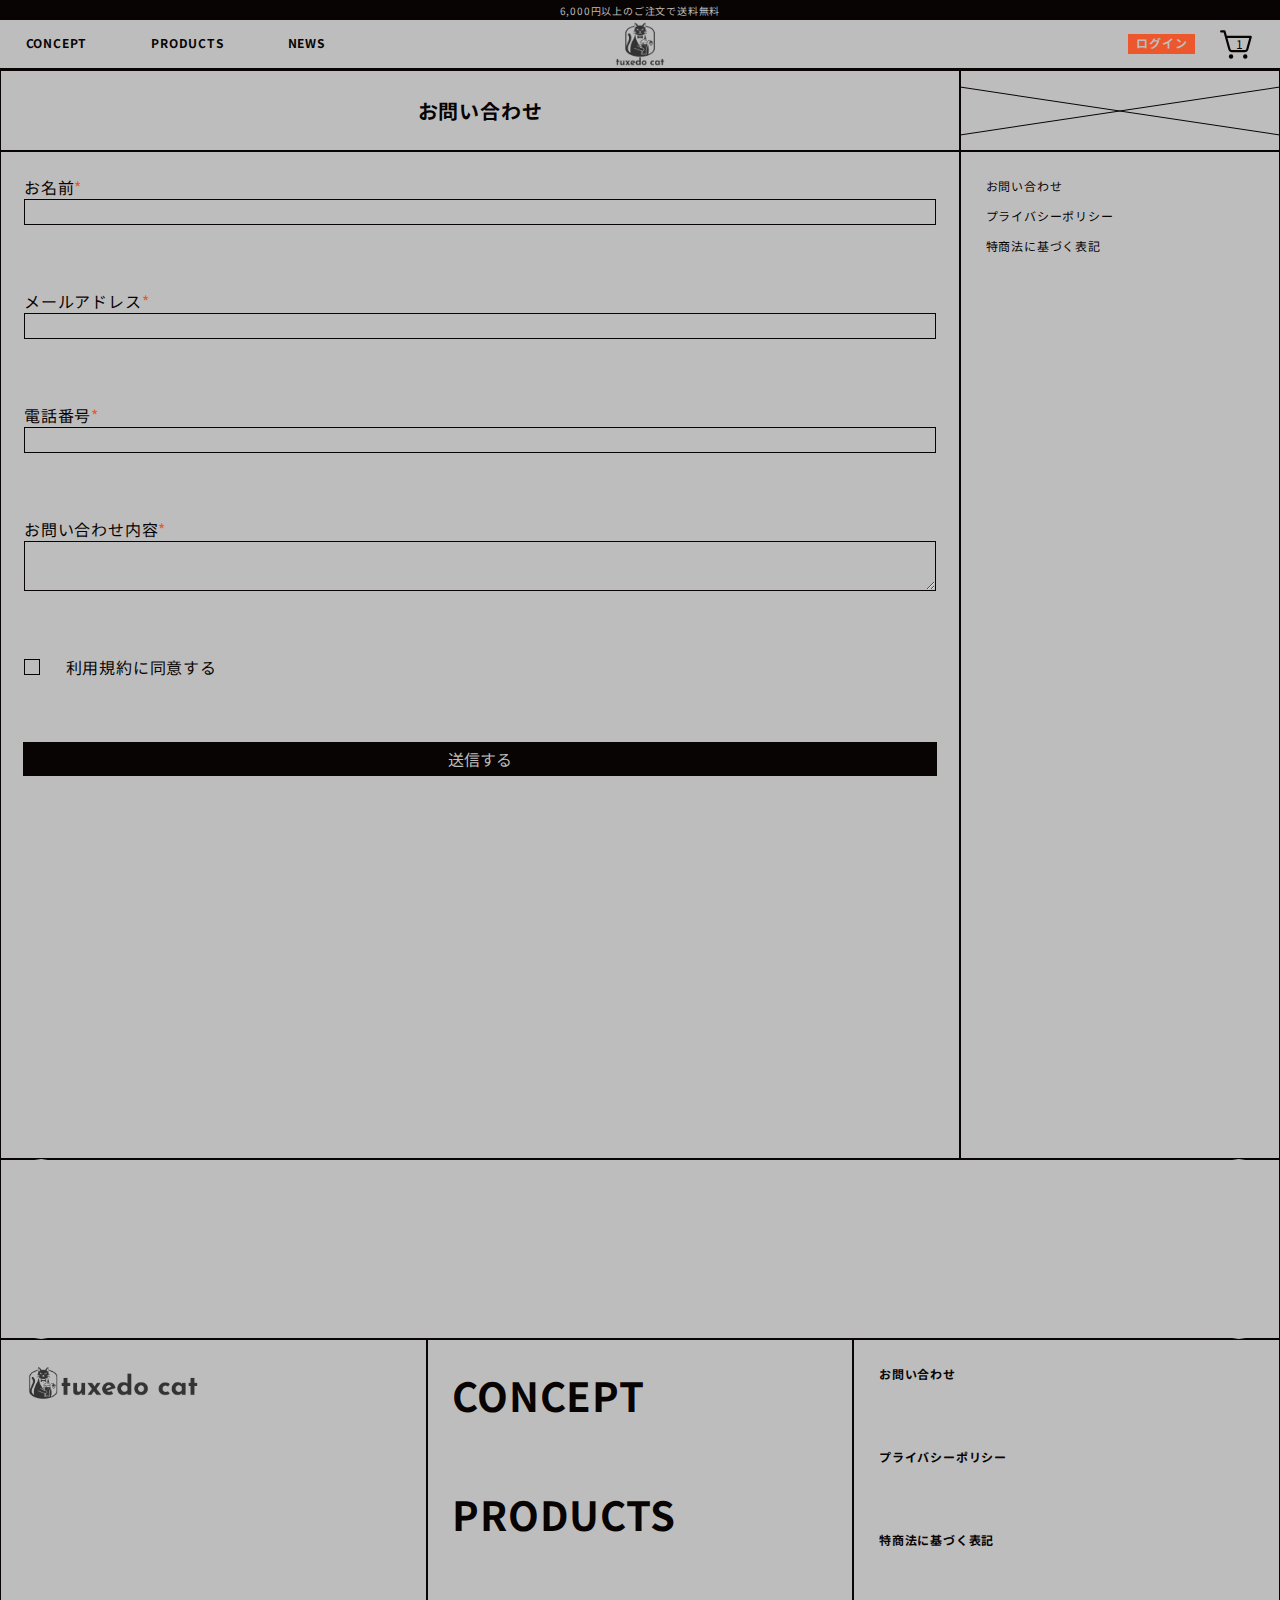
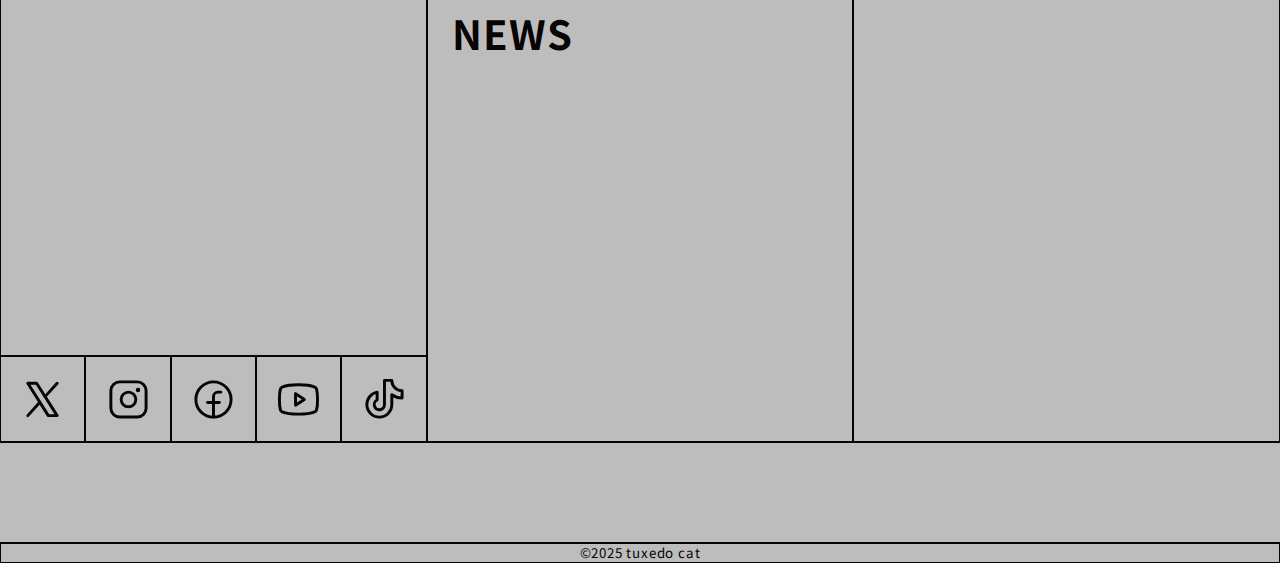
<file: contact.html>
<!DOCTYPE html>
<html lang="ja">
    <head>
        <meta charset="UTF-8" />
        <meta name="viewport" content="width=device-width, initial-scale=1.0" />
        <title>タキシード猫</title>
        <meta name="description" content="タキシード猫はIPA専門のセレクトショップです。" />
        <meta name="format-detection" content="telephone=no" />

        <!-- favicon -->
        <link rel="shortcut icon" href="img/logo/favicon.png" />
        <link rel="apple-touch-icon" href="img/logo/favicon.png" />

        <!-- googlefonts -->
        <link rel="preconnect" href="https://fonts.googleapis.com" />
        <link rel="preconnect" href="https://fonts.gstatic.com" crossorigin />
        <link
            href="https://fonts.googleapis.com/css2?family=Noto+Sans+JP:wght@100..900&family=Oswald:wght@200..700&display=swap"
            rel="stylesheet"
        />

        <!-- css -->
        <link rel="stylesheet" href="css/base/reset.css" />
        <link rel="stylesheet" href="css/base/variables.css" />
        <link rel="stylesheet" href="css/base/base.css" />

        <link rel="stylesheet" href="css/layout/header.css" />
        <link rel="stylesheet" href="css/layout/footer.css" />
        <link rel="stylesheet" href="css/layout/section.css" />

        <link rel="stylesheet" href="css/component/button.css" />
        <link rel="stylesheet" href="css/component/title.css" />
        <link rel="stylesheet" href="css/component/card.css" />
        <link rel="stylesheet" href="css/component/nav.css" />
        <link rel="stylesheet" href="css/component/space.css" />

        <link rel="stylesheet" href="css/pages/contact/contact.css" />

        <link rel="stylesheet" href="css/animation/animation.css" />
    </head>

    <body>
        <!-- header -->
        <header class="header">
            <div class="header-banner">
                <p class="header-banner-text">6,000円以上のご注文で送料無料</p>
            </div>
            <div class="header-outer">
                <div class="header-humburger">
                    <div class="hamburger-menu" id="hamburger">
                        <span class="bar bar-1"></span>
                        <span class="bar bar-2"></span>
                        <span class="bar bar-3"></span>
                    </div>
                    <nav class="header-humburger-nav overlay-menu" id="menuOverlay">
                        <ul class="c-button-rotate">
                            <li class="c-button-rotate-outer">
                                <a href="index.html#concept" class="c-button-rotate-inner c-button-rotate-inner_large">
                                    <div
                                        class="c-button-rotate-text c-button-rotate-text_top c-button-rotate-text_large"
                                    >
                                        concept
                                    </div>
                                    <div
                                        class="c-button-rotate-text c-button-rotate-text_bottom c-button-rotate-text_large"
                                    >
                                        concept
                                    </div>
                                </a>
                            </li>
                            <li class="c-button-rotate-outer">
                                <a href="product.html" class="c-button-rotate-inner c-button-rotate-inner_large">
                                    <div
                                        class="c-button-rotate-text c-button-rotate-text_top c-button-rotate-text_large"
                                    >
                                        products
                                    </div>
                                    <div
                                        class="c-button-rotate-text c-button-rotate-text_bottom c-button-rotate-text_large"
                                    >
                                        products
                                    </div>
                                </a>
                            </li>
                            <li class="c-button-rotate-outer">
                                <a href="news.html" class="c-button-rotate-inner c-button-rotate-inner_large">
                                    <div
                                        class="c-button-rotate-text c-button-rotate-text_top c-button-rotate-text_large"
                                    >
                                        news
                                    </div>
                                    <div
                                        class="c-button-rotate-text c-button-rotate-text_bottom c-button-rotate-text_large"
                                    >
                                        news
                                    </div>
                                </a>
                            </li>
                        </ul>
                        <ul class="c-button-rotate">
                            <li class="c-button-rotate-outer">
                                <a href="contact.html" class="c-button-rotate-inner">
                                    <div class="c-button-rotate-text c-button-rotate-text_top">お問い合わせ</div>
                                    <div class="c-button-rotate-text c-button-rotate-text_bottom">お問い合わせ</div>
                                </a>
                            </li>
                            <li class="c-button-rotate-outer">
                                <a href="privacy.html" class="c-button-rotate-inner">
                                    <div class="c-button-rotate-text c-button-rotate-text_top">
                                        プライバシーポリシー
                                    </div>
                                    <div class="c-button-rotate-text c-button-rotate-text_bottom">
                                        プライバシーポリシー
                                    </div>
                                </a>
                            </li>
                            <li class="c-button-rotate-outer">
                                <a href="tokushoho.html" class="c-button-rotate-inner">
                                    <div class="c-button-rotate-text c-button-rotate-text_top">特商法に基づく表記</div>
                                    <div class="c-button-rotate-text c-button-rotate-text_bottom">
                                        特商法に基づく表記
                                    </div>
                                </a>
                            </li>
                        </ul>
                    </nav>

                    <nav class="header-nav">
                        <ul class="c-button-rotate">
                            <li class="c-button-rotate-outer">
                                <a href="index.html#concept" class="c-button-rotate-inner">
                                    <div class="c-button-rotate-text c-button-rotate-text_top">concept</div>
                                    <div class="c-button-rotate-text c-button-rotate-text_bottom">concept</div>
                                </a>
                            </li>
                            <li class="c-button-rotate-outer">
                                <a href="product.html" class="c-button-rotate-inner">
                                    <div class="c-button-rotate-text c-button-rotate-text_top">products</div>
                                    <div class="c-button-rotate-text c-button-rotate-text_bottom">products</div>
                                </a>
                            </li>
                            <li class="c-button-rotate-outer">
                                <a href="news.html" class="c-button-rotate-inner">
                                    <div class="c-button-rotate-text c-button-rotate-text_top">news</div>
                                    <div class="c-button-rotate-text c-button-rotate-text_bottom">news</div>
                                </a>
                            </li>
                        </ul>
                    </nav>
                </div>

                <a class="header-logo" href="index.html#top">
                    <img src="img/logo/logo1.png" alt="タキシード猫" width="1024" height="498" />
                </a>
                <ul class="header-list">
                    <li>
                        <a href="login.html" class="c-button-rotate-outer">
                            <div class="c-button-rotate-inner c-button-rotate-inner_orange">
                                <div class="c-button-rotate-text c-button-rotate-text_top">ログイン</div>
                                <div class="c-button-rotate-text c-button-rotate-text_bottom">ログイン</div>
                            </div>
                        </a>
                    </li>
                    <li>
                        <a href="cart.html" class="header-icon">
                            <svg xmlns="http://www.w3.org/2000/svg" viewBox="0 0 256 256">
                                <rect width="256" height="256" fill="none" />
                                <circle cx="88" cy="216" r="16" />
                                <circle cx="192" cy="216" r="16" />
                                <path
                                    d="M16,32H40L76.75,164.28A16,16,0,0,0,92.16,176H191a16,16,0,0,0,15.42-11.72L232,72H51.11"
                                    fill="none"
                                    stroke="currentColor"
                                    stroke-linecap="round"
                                    stroke-linejoin="round"
                                    stroke-width="16"
                                />
                            </svg>
                            <span>1</span>
                        </a>
                    </li>
                </ul>
            </div>
        </header>
        <!-- header -->
        <main>
            <!-- contact -->
            <section class="contact l-section-top">
                <div class="contact-outer">
                    <div class="c-title-level3-wrap">
                        <h3 class="c-title-level3">お問い合わせ</h3>
                        <div class="c-space c-space_hidden"></div>
                    </div>
                    <div class="contact-inner">
                        <form action="" class="c-form contact-list">
                            <div class="c-form-item">
                                <label for="name">お名前</label>
                                <input type="text" id="name" class="c-form-text" />
                            </div>
                            <div class="c-form-item">
                                <label for="mail">メールアドレス</label>
                                <input type="email" id="mail" class="c-form-text" />
                            </div>
                            <div class="c-form-item">
                                <label for="phone">電話番号</label>
                                <input type="tel" id="phone" class="c-form-text" />
                            </div>

                            <div class="c-form-item">
                                <label for="message">お問い合わせ内容</label>
                                <textarea name="message" id="message" class="c-form-textarea"></textarea>
                            </div>
                            <div class="c-form-item c-form-item_row">
                                <input type="checkbox" class="c-form-checkbox" />
                                <p>利用規約に同意する</p>
                            </div>
                            <input class="c-button c-button_small" type="button" value="送信する" />
                        </form>
                        <div class="c-nav c-nav_hidden">
                            <ul class="c-nav-list">
                                <li><a href="contact.html">お問い合わせ</a></li>
                                <li><a href="privacy.html">プライバシーポリシー</a></li>
                                <li><a href="tokushoho.html">特商法に基づく表記</a></li>
                            </ul>
                        </div>
                    </div>
                </div>
            </section>
            <!-- contact -->
        </main>
        <!-- footer -->
        <footer class="footer">
            <div class="c-space c-space_primary c-space_img"></div>
            <div class="footer-content">
                <div class="footer-box">
                    <a class="footer-logo" href="index.html#top">
                        <img src="img/logo/logo3.png" alt="タキシード猫" width="1024" height="208" />
                    </a>
                    <div class="footer-sns">
                        <ul>
                            <li class="c-button-rotate-outer">
                                <a
                                    href="#"
                                    class="c-button-rotate-inner c-button-rotate-inner_sns"
                                    aria-label="X(旧Twitter)"
                                >
                                    <div class="c-button-rotate-text c-button-rotate-text_top">
                                        <svg
                                            aria-hidden="true"
                                            xmlns="http://www.w3.org/2000/svg"
                                            viewBox="0 0 256 256"
                                        >
                                            <rect width="256" height="256" fill="none" />
                                            <polygon
                                                points="48 40 96 40 208 216 160 216 48 40"
                                                fill="none"
                                                stroke="currentColor"
                                                stroke-linecap="round"
                                                stroke-linejoin="round"
                                                stroke-width="16"
                                            />
                                            <line
                                                x1="113.88"
                                                y1="143.53"
                                                x2="48"
                                                y2="216"
                                                fill="none"
                                                stroke="currentColor"
                                                stroke-linecap="round"
                                                stroke-linejoin="round"
                                                stroke-width="16"
                                            />
                                            <line
                                                x1="208"
                                                y1="40"
                                                x2="142.12"
                                                y2="112.47"
                                                fill="none"
                                                stroke="currentColor"
                                                stroke-linecap="round"
                                                stroke-linejoin="round"
                                                stroke-width="16"
                                            />
                                        </svg>
                                    </div>
                                    <div class="c-button-rotate-text c-button-rotate-text_bottom">
                                        <svg xmlns="http://www.w3.org/2000/svg" viewBox="0 0 256 256">
                                            <rect width="256" height="256" fill="none" />
                                            <polygon
                                                points="48 40 96 40 208 216 160 216 48 40"
                                                fill="none"
                                                stroke="currentColor"
                                                stroke-linecap="round"
                                                stroke-linejoin="round"
                                                stroke-width="16"
                                            />
                                            <line
                                                x1="113.88"
                                                y1="143.53"
                                                x2="48"
                                                y2="216"
                                                fill="none"
                                                stroke="currentColor"
                                                stroke-linecap="round"
                                                stroke-linejoin="round"
                                                stroke-width="16"
                                            />
                                            <line
                                                x1="208"
                                                y1="40"
                                                x2="142.12"
                                                y2="112.47"
                                                fill="none"
                                                stroke="currentColor"
                                                stroke-linecap="round"
                                                stroke-linejoin="round"
                                                stroke-width="16"
                                            />
                                        </svg>
                                    </div>
                                </a>
                            </li>
                            <li class="c-button-rotate-outer">
                                <a
                                    href="#"
                                    class="c-button-rotate-inner c-button-rotate-inner_sns"
                                    aria-label="instagram"
                                >
                                    <div class="c-button-rotate-text c-button-rotate-text_top">
                                        <svg
                                            aria-hidden="true"
                                            xmlns="http://www.w3.org/2000/svg"
                                            viewBox="0 0 256 256"
                                        >
                                            <rect width="256" height="256" fill="none" />
                                            <circle
                                                cx="128"
                                                cy="128"
                                                r="40"
                                                fill="none"
                                                stroke="currentColor"
                                                stroke-miterlimit="10"
                                                stroke-width="16"
                                            />
                                            <rect
                                                x="32"
                                                y="32"
                                                width="192"
                                                height="192"
                                                rx="48"
                                                fill="none"
                                                stroke="currentColor"
                                                stroke-linecap="round"
                                                stroke-linejoin="round"
                                                stroke-width="16"
                                            />
                                            <circle cx="180" cy="76" r="12" />
                                        </svg>
                                    </div>
                                    <div class="c-button-rotate-text c-button-rotate-text_bottom">
                                        <svg xmlns="http://www.w3.org/2000/svg" viewBox="0 0 256 256">
                                            <rect width="256" height="256" fill="none" />
                                            <circle
                                                cx="128"
                                                cy="128"
                                                r="40"
                                                fill="none"
                                                stroke="currentColor"
                                                stroke-miterlimit="10"
                                                stroke-width="16"
                                            />
                                            <rect
                                                x="32"
                                                y="32"
                                                width="192"
                                                height="192"
                                                rx="48"
                                                fill="none"
                                                stroke="currentColor"
                                                stroke-linecap="round"
                                                stroke-linejoin="round"
                                                stroke-width="16"
                                            />
                                            <circle cx="180" cy="76" r="12" />
                                        </svg>
                                    </div>
                                </a>
                            </li>
                            <li class="c-button-rotate-outer">
                                <a
                                    href="#"
                                    class="c-button-rotate-inner c-button-rotate-inner_sns"
                                    aria-label="facebook"
                                >
                                    <div class="c-button-rotate-text c-button-rotate-text_top">
                                        <svg
                                            aria-hidden="true"
                                            xmlns="http://www.w3.org/2000/svg"
                                            viewBox="0 0 256 256"
                                        >
                                            <rect width="256" height="256" fill="none" />
                                            <circle
                                                cx="128"
                                                cy="128"
                                                r="96"
                                                fill="none"
                                                stroke="currentColor"
                                                stroke-linecap="round"
                                                stroke-linejoin="round"
                                                stroke-width="16"
                                            />
                                            <path
                                                d="M168,88H152a24,24,0,0,0-24,24V224"
                                                fill="none"
                                                stroke="currentColor"
                                                stroke-linecap="round"
                                                stroke-linejoin="round"
                                                stroke-width="16"
                                            />
                                            <line
                                                x1="96"
                                                y1="144"
                                                x2="160"
                                                y2="144"
                                                fill="none"
                                                stroke="currentColor"
                                                stroke-linecap="round"
                                                stroke-linejoin="round"
                                                stroke-width="16"
                                            />
                                        </svg>
                                    </div>
                                    <div class="c-button-rotate-text c-button-rotate-text_bottom">
                                        <svg xmlns="http://www.w3.org/2000/svg" viewBox="0 0 256 256">
                                            <rect width="256" height="256" fill="none" />
                                            <circle
                                                cx="128"
                                                cy="128"
                                                r="96"
                                                fill="none"
                                                stroke="currentColor"
                                                stroke-linecap="round"
                                                stroke-linejoin="round"
                                                stroke-width="16"
                                            />
                                            <path
                                                d="M168,88H152a24,24,0,0,0-24,24V224"
                                                fill="none"
                                                stroke="currentColor"
                                                stroke-linecap="round"
                                                stroke-linejoin="round"
                                                stroke-width="16"
                                            />
                                            <line
                                                x1="96"
                                                y1="144"
                                                x2="160"
                                                y2="144"
                                                fill="none"
                                                stroke="currentColor"
                                                stroke-linecap="round"
                                                stroke-linejoin="round"
                                                stroke-width="16"
                                            />
                                        </svg>
                                    </div>
                                </a>
                            </li>
                            <li class="c-button-rotate-outer">
                                <a
                                    href="#"
                                    class="c-button-rotate-inner c-button-rotate-inner_sns"
                                    aria-label="youtube"
                                >
                                    <div class="c-button-rotate-text c-button-rotate-text_top">
                                        <svg
                                            aria-hidden="true"
                                            xmlns="http://www.w3.org/2000/svg"
                                            viewBox="0 0 256 256"
                                        >
                                            <rect width="256" height="256" fill="none" />
                                            <polygon
                                                points="160 128 112 96 112 160 160 128"
                                                fill="none"
                                                stroke="currentColor"
                                                stroke-linecap="round"
                                                stroke-linejoin="round"
                                                stroke-width="16"
                                            />
                                            <path
                                                d="M24,128c0,29.91,3.07,47.45,5.41,56.47A16,16,0,0,0,39,195.42C72.52,208.35,128,208,128,208s55.48.35,89-12.58a16,16,0,0,0,9.63-10.95c2.34-9,5.41-26.56,5.41-56.47s-3.07-47.45-5.41-56.47a16,16,0,0,0-9.63-11C183.48,47.65,128,48,128,48s-55.48-.35-89,12.58a16,16,0,0,0-9.63,11C27.07,80.54,24,98.09,24,128Z"
                                                fill="none"
                                                stroke="currentColor"
                                                stroke-linecap="round"
                                                stroke-linejoin="round"
                                                stroke-width="16"
                                            />
                                        </svg>
                                    </div>
                                    <div class="c-button-rotate-text c-button-rotate-text_bottom">
                                        <svg xmlns="http://www.w3.org/2000/svg" viewBox="0 0 256 256">
                                            <rect width="256" height="256" fill="none" />
                                            <polygon
                                                points="160 128 112 96 112 160 160 128"
                                                fill="none"
                                                stroke="currentColor"
                                                stroke-linecap="round"
                                                stroke-linejoin="round"
                                                stroke-width="16"
                                            />
                                            <path
                                                d="M24,128c0,29.91,3.07,47.45,5.41,56.47A16,16,0,0,0,39,195.42C72.52,208.35,128,208,128,208s55.48.35,89-12.58a16,16,0,0,0,9.63-10.95c2.34-9,5.41-26.56,5.41-56.47s-3.07-47.45-5.41-56.47a16,16,0,0,0-9.63-11C183.48,47.65,128,48,128,48s-55.48-.35-89,12.58a16,16,0,0,0-9.63,11C27.07,80.54,24,98.09,24,128Z"
                                                fill="none"
                                                stroke="currentColor"
                                                stroke-linecap="round"
                                                stroke-linejoin="round"
                                                stroke-width="16"
                                            />
                                        </svg>
                                    </div>
                                </a>
                            </li>
                            <li class="c-button-rotate-outer">
                                <a href="#" class="c-button-rotate-inner c-button-rotate-inner_sns" aria-label="tiktok">
                                    <div class="c-button-rotate-text c-button-rotate-text_top">
                                        <svg
                                            aria-hidden="true"
                                            xmlns="http://www.w3.org/2000/svg"
                                            viewBox="0 0 256 256"
                                        >
                                            <rect width="256" height="256" fill="none" />
                                            <path
                                                d="M168,102a95.55,95.55,0,0,0,56,18V80a56,56,0,0,1-56-56H128V156a28,28,0,1,1-40-25.31V88c-31.83,5.67-56,34.54-56,68a68,68,0,0,0,136,0Z"
                                                fill="none"
                                                stroke="currentColor"
                                                stroke-linecap="round"
                                                stroke-linejoin="round"
                                                stroke-width="16"
                                            />
                                        </svg>
                                    </div>
                                    <div class="c-button-rotate-text c-button-rotate-text_bottom">
                                        <svg xmlns="http://www.w3.org/2000/svg" viewBox="0 0 256 256">
                                            <rect width="256" height="256" fill="none" />
                                            <path
                                                d="M168,102a95.55,95.55,0,0,0,56,18V80a56,56,0,0,1-56-56H128V156a28,28,0,1,1-40-25.31V88c-31.83,5.67-56,34.54-56,68a68,68,0,0,0,136,0Z"
                                                fill="none"
                                                stroke="currentColor"
                                                stroke-linecap="round"
                                                stroke-linejoin="round"
                                                stroke-width="16"
                                            />
                                        </svg>
                                    </div>
                                </a>
                            </li>
                        </ul>
                    </div>
                </div>
                <nav class="footer-nav">
                    <ul class="c-button-rotate">
                        <li class="c-button-rotate-outer">
                            <a href="index.html#concept" class="c-button-rotate-inner c-button-rotate-inner_large">
                                <div class="c-button-rotate-text c-button-rotate-text_top c-button-rotate-text_large">
                                    concept
                                </div>
                                <div
                                    class="c-button-rotate-text c-button-rotate-text_bottom c-button-rotate-text_large"
                                >
                                    concept
                                </div>
                            </a>
                        </li>
                        <li class="c-button-rotate-outer">
                            <a href="product.html" class="c-button-rotate-inner c-button-rotate-inner_large">
                                <div class="c-button-rotate-text c-button-rotate-text_top c-button-rotate-text_large">
                                    products
                                </div>
                                <div
                                    class="c-button-rotate-text c-button-rotate-text_bottom c-button-rotate-text_large"
                                >
                                    products
                                </div>
                            </a>
                        </li>
                        <li class="c-button-rotate-outer">
                            <a href="news.html" class="c-button-rotate-inner c-button-rotate-inner_large">
                                <div class="c-button-rotate-text c-button-rotate-text_top c-button-rotate-text_large">
                                    news
                                </div>
                                <div
                                    class="c-button-rotate-text c-button-rotate-text_bottom c-button-rotate-text_large"
                                >
                                    news
                                </div>
                            </a>
                        </li>
                    </ul>
                </nav>
                <nav class="footer-nav footer-nav_sub">
                    <ul class="c-button-rotate">
                        <li class="c-button-rotate-outer">
                            <a href="contact.html" class="c-button-rotate-inner">
                                <div class="c-button-rotate-text c-button-rotate-text_top">お問い合わせ</div>
                                <div class="c-button-rotate-text c-button-rotate-text_bottom">お問い合わせ</div>
                            </a>
                        </li>
                        <li class="c-button-rotate-outer">
                            <a href="privacy.html" class="c-button-rotate-inner">
                                <div class="c-button-rotate-text c-button-rotate-text_top">プライバシーポリシー</div>
                                <div class="c-button-rotate-text c-button-rotate-text_bottom">プライバシーポリシー</div>
                            </a>
                        </li>
                        <li class="c-button-rotate-outer">
                            <a href="tokushoho.html" class="c-button-rotate-inner">
                                <div class="c-button-rotate-text c-button-rotate-text_top">特商法に基づく表記</div>
                                <div class="c-button-rotate-text c-button-rotate-text_bottom">特商法に基づく表記</div>
                            </a>
                        </li>
                    </ul>
                </nav>
            </div>
            <a href="index.html#top" class="footer-button">
                <p>back to top</p>
            </a>
            <small class="footer-copy">&copy;2025 tuxedo cat</small>
        </footer>
        <!-- footer -->
        <!-- js -->
        <script src="js/horizontalscroll.js"></script>
        <script src="js/hamburger.js"></script>
        <!-- js -->
    </body>
</html>
</file>
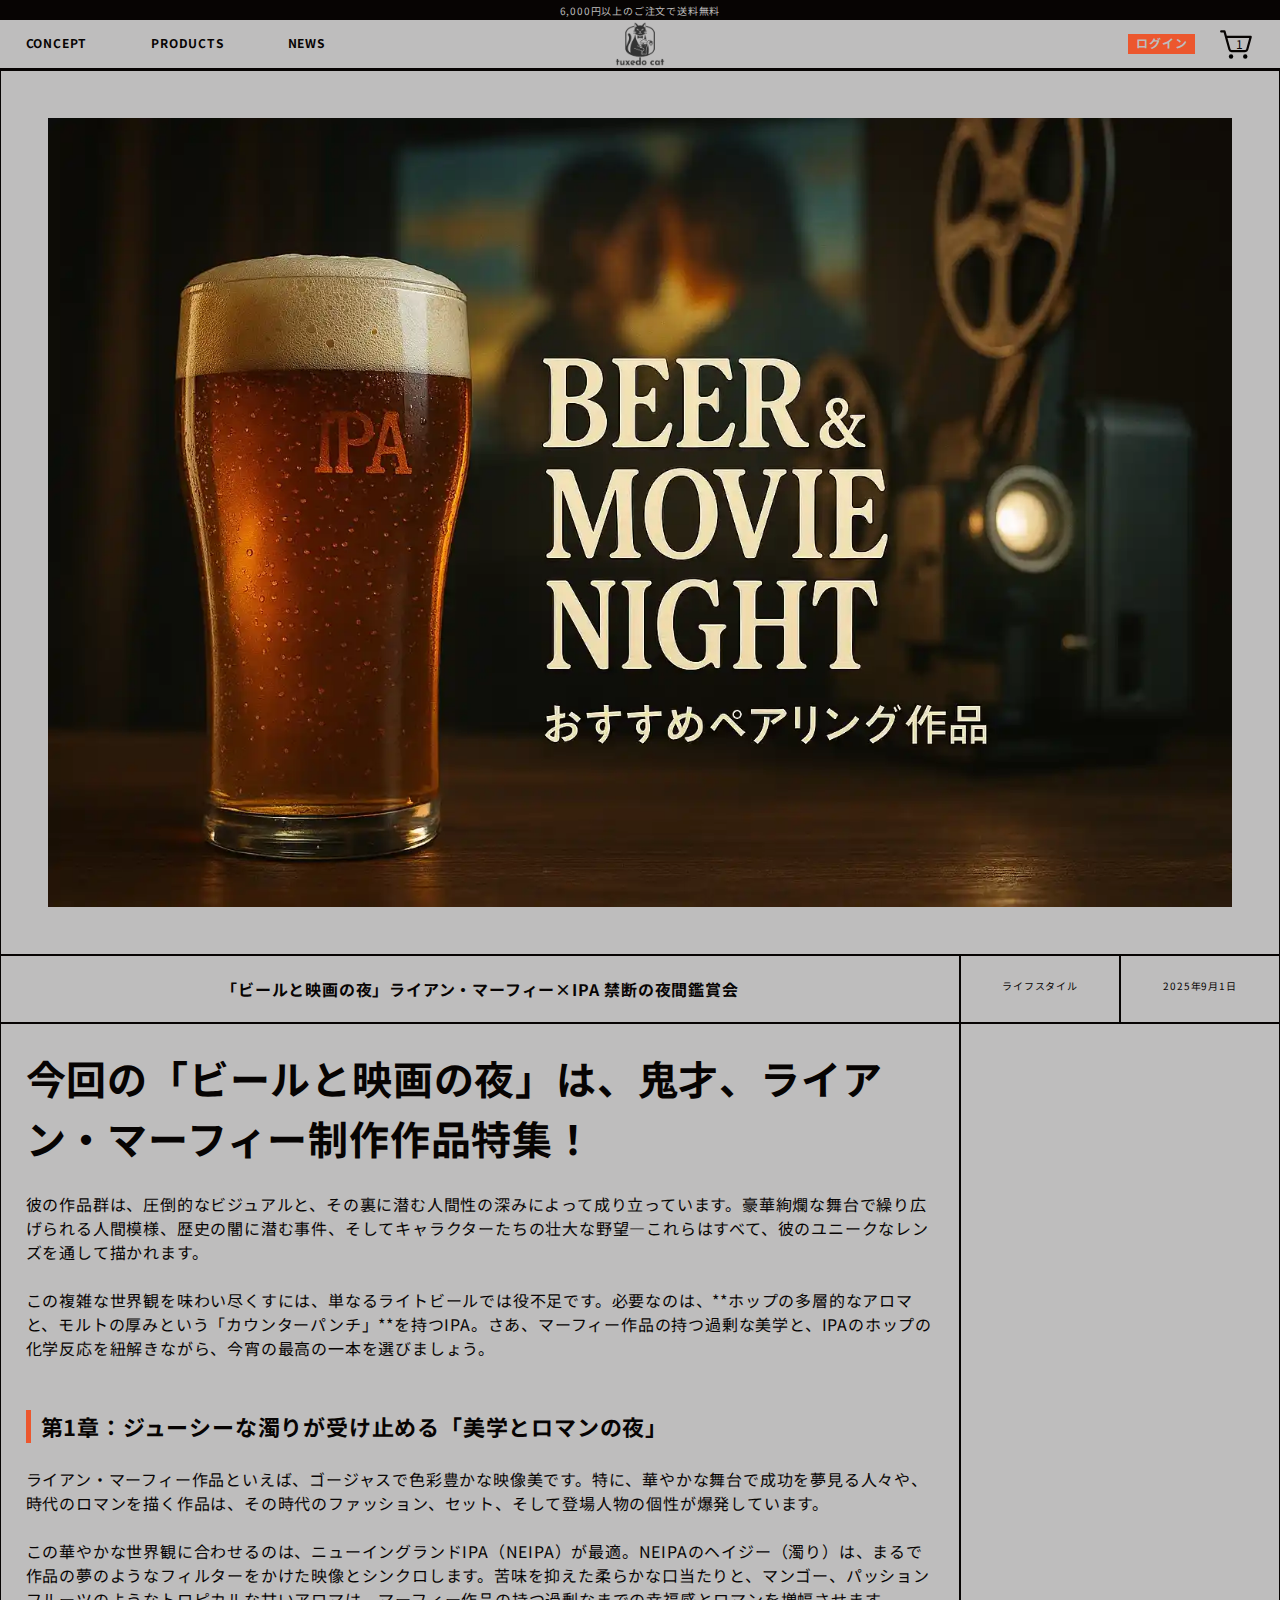
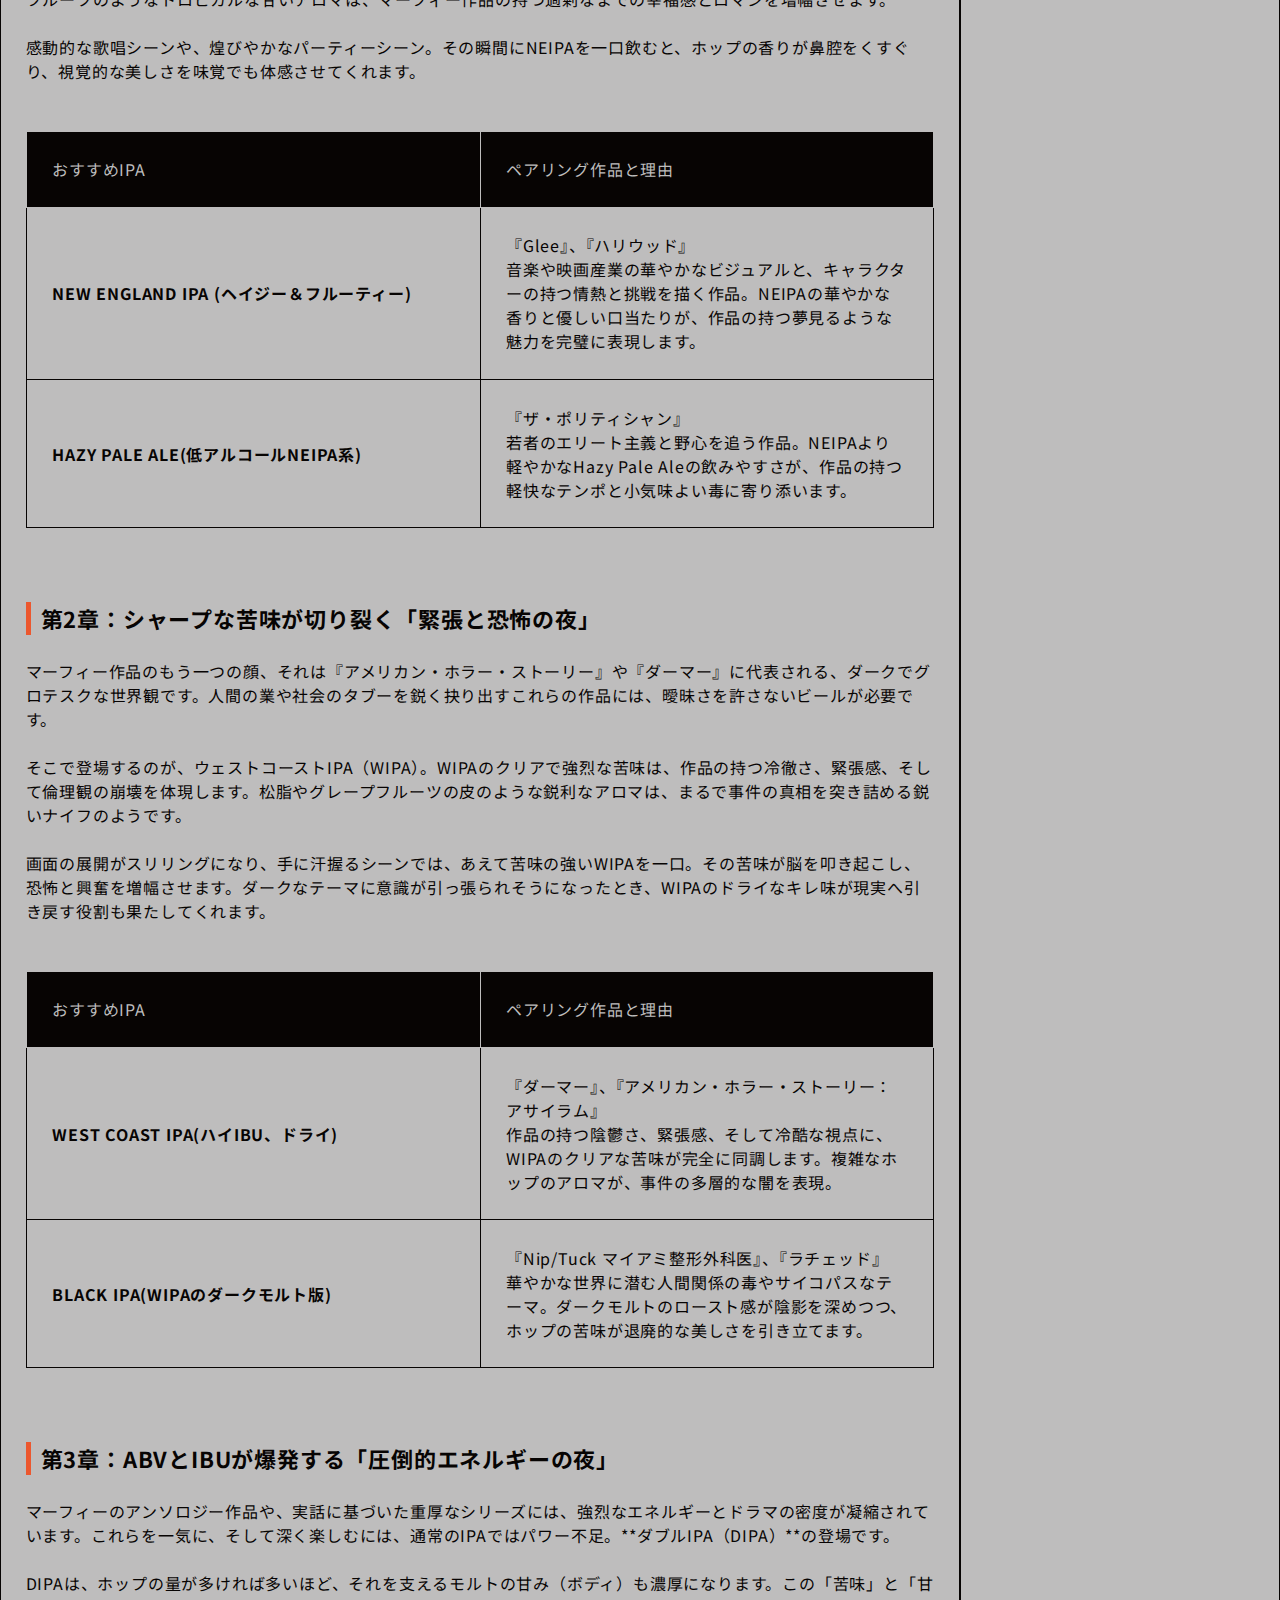
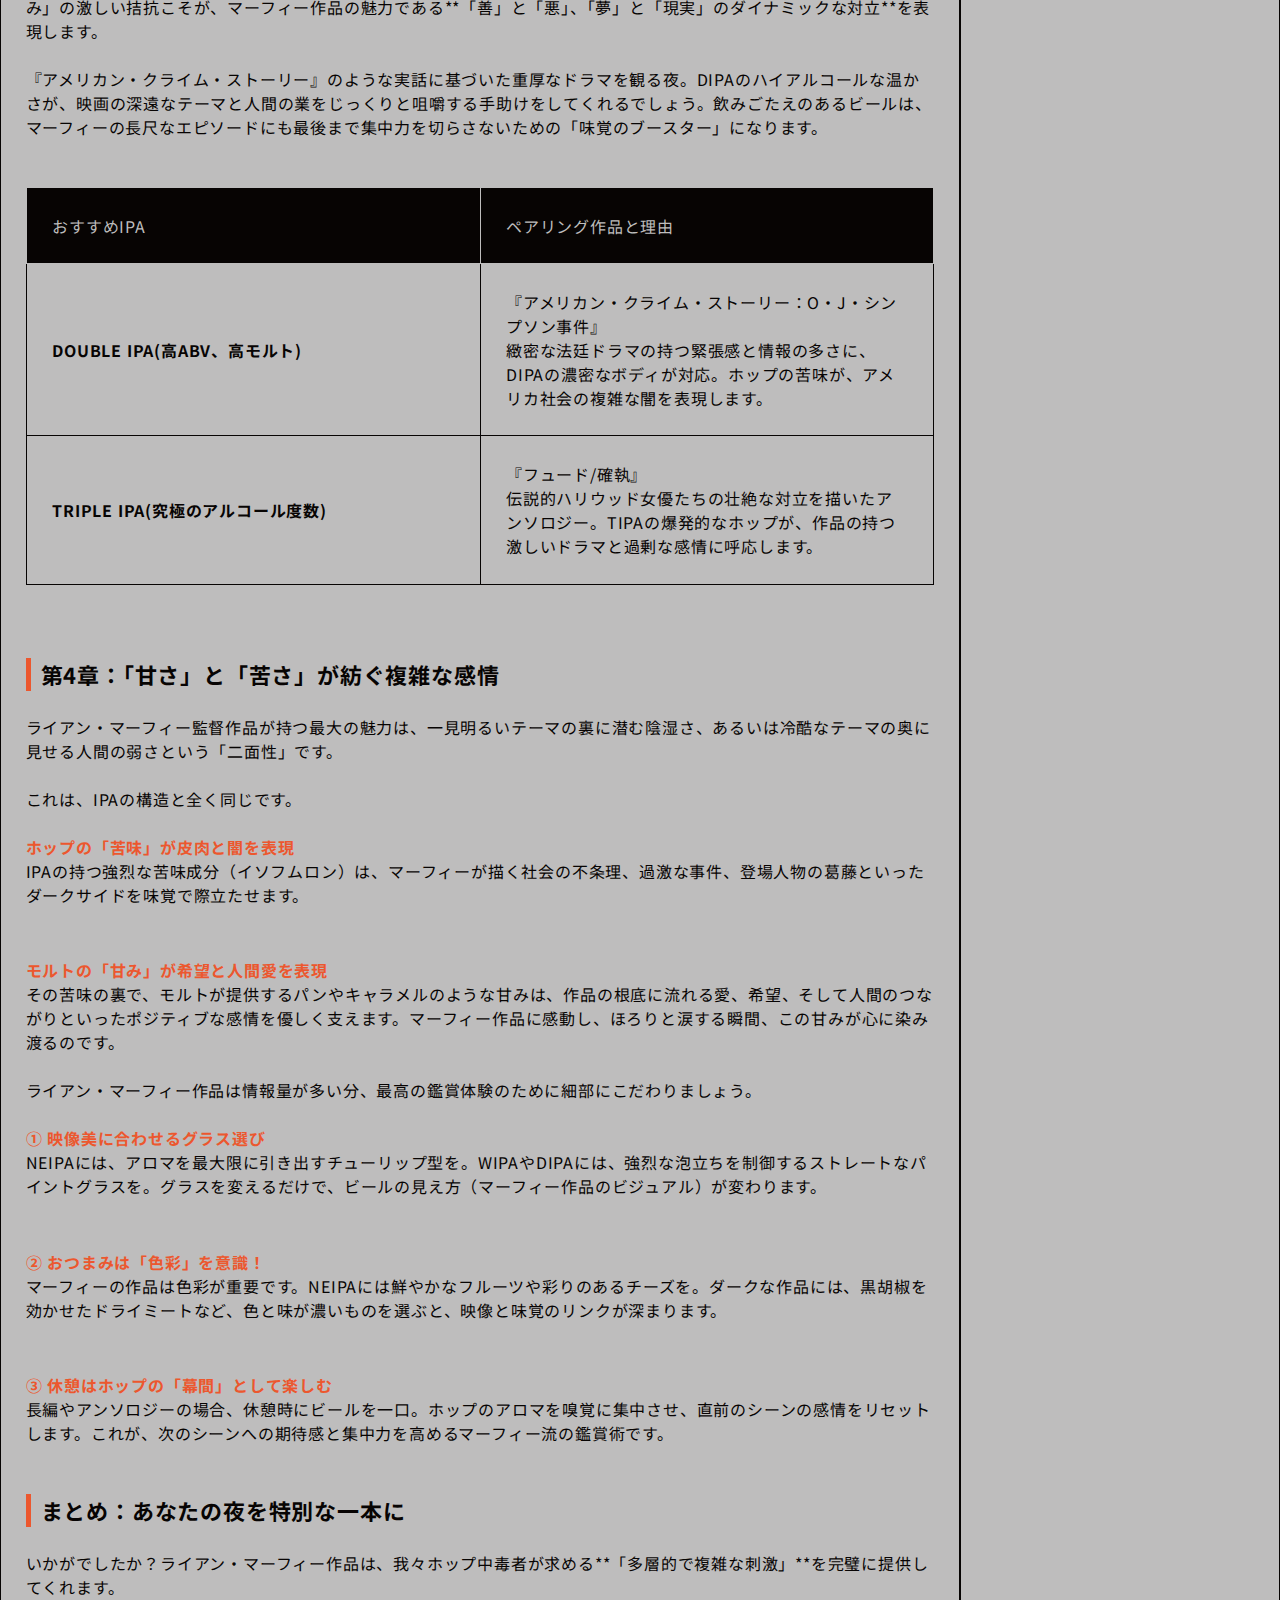
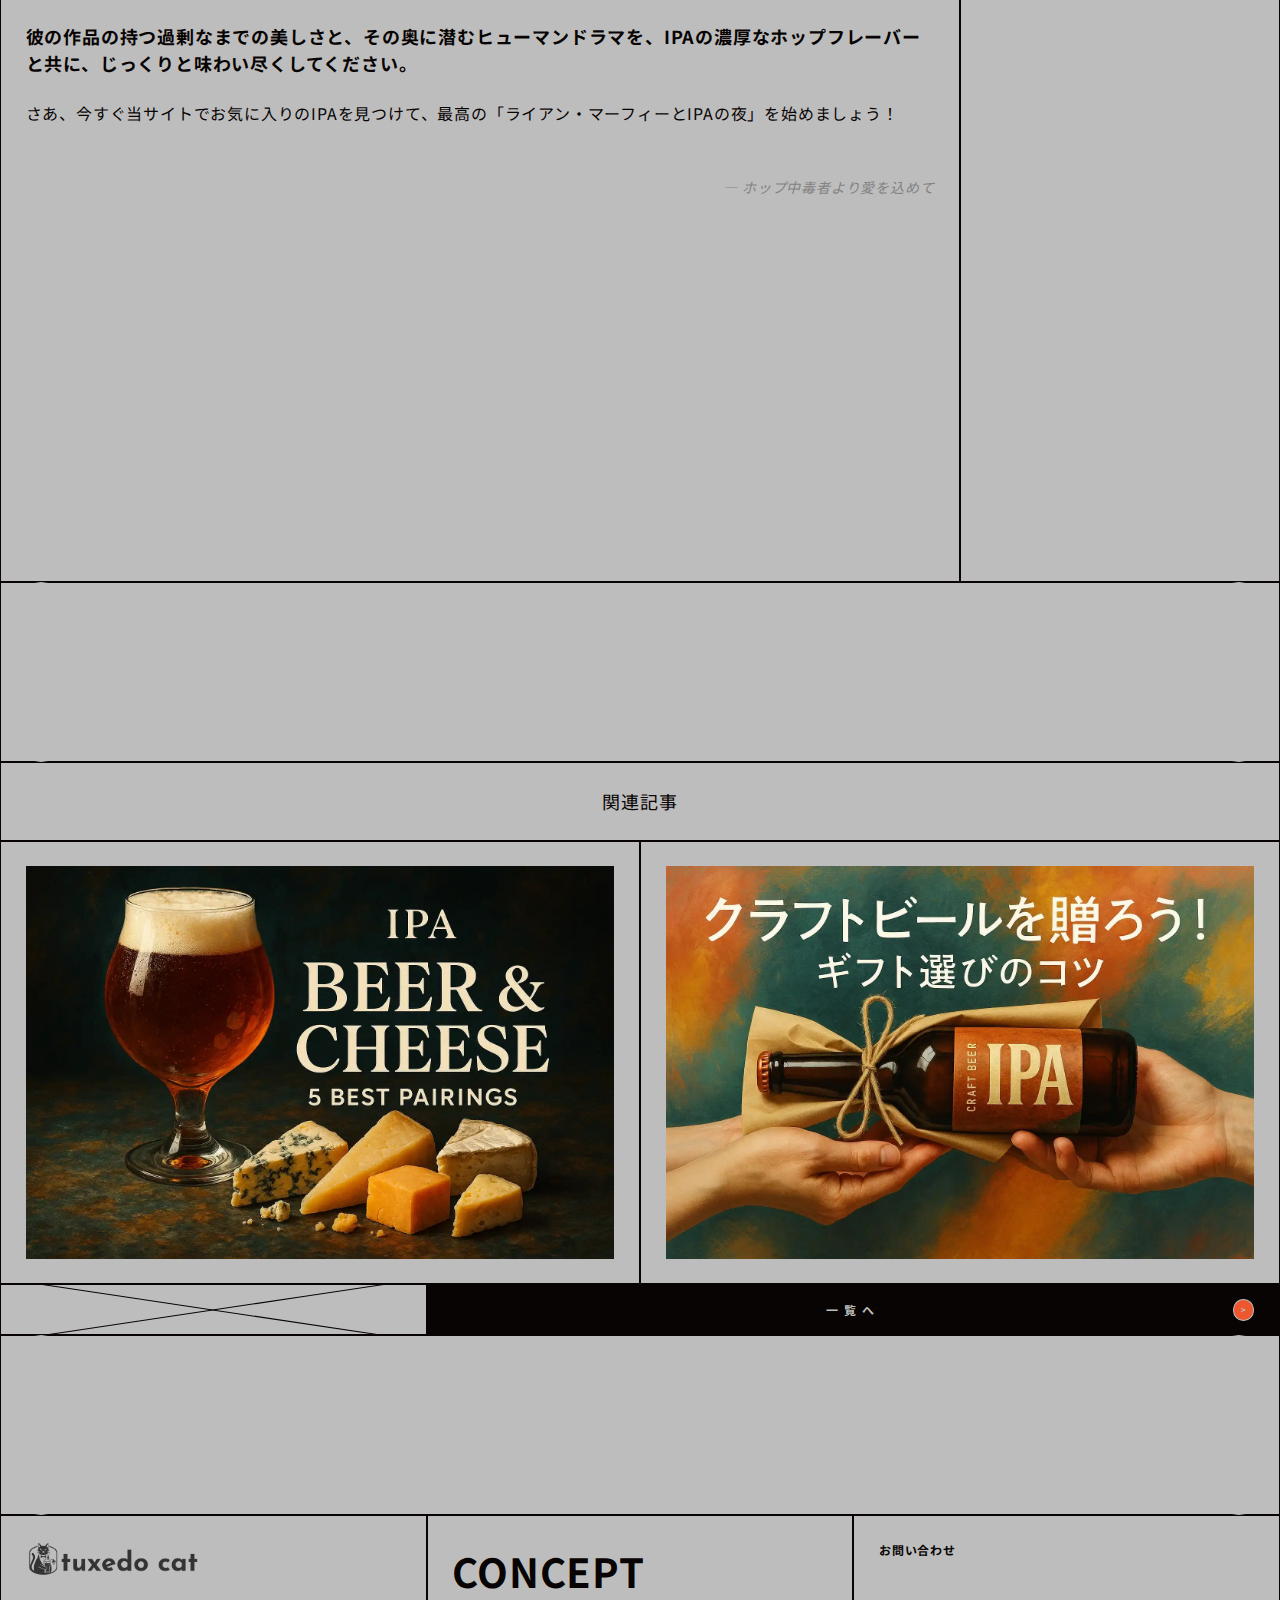
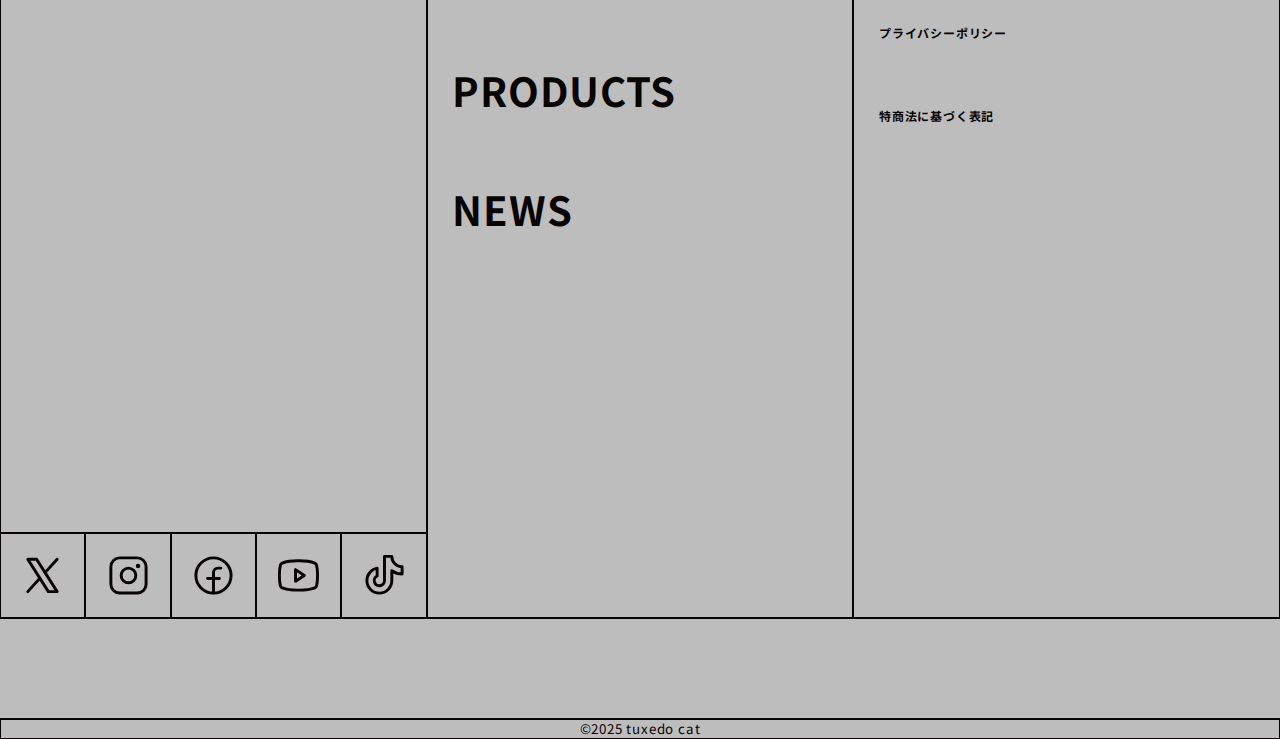
<file: news-single.html>
<!DOCTYPE html>
<html lang="ja">

<head>
    <meta charset="UTF-8" />
    <meta name="viewport" content="width=device-width, initial-scale=1.0" />
    <title>記事 | タキシード猫</title>
    <meta name="description" content="タキシード猫はIPA専門のセレクトショップです。" />
    <meta name="format-detection" content="telephone=no" />

    <!-- favicon -->
    <link rel="shortcut icon" href="img/favicon.png" />
    <link rel="apple-touch-icon" href="img/favicon.png" />

    <!-- googlefonts -->
    <link rel="preconnect" href="https://fonts.googleapis.com" />
    <link rel="preconnect" href="https://fonts.gstatic.com" crossorigin />
    <link
        href="https://fonts.googleapis.com/css2?family=Noto+Sans+JP:wght@100..900&family=Oswald:wght@200..700&display=swap"
        rel="stylesheet" />

    <!-- css -->
    <link rel="stylesheet" href="css/base/reset.css" />
    <link rel="stylesheet" href="css/base/variables.css" />
    <link rel="stylesheet" href="css/base/base.css" />

    <link rel="stylesheet" href="css/layout/header.css" />
    <link rel="stylesheet" href="css/layout/footer.css" />
    <link rel="stylesheet" href="css/layout/section.css" />

    <link rel="stylesheet" href="css/component/button.css" />
    <link rel="stylesheet" href="css/component/title.css" />
    <link rel="stylesheet" href="css/component/card.css" />
    <link rel="stylesheet" href="css/component/nav.css" />
    <link rel="stylesheet" href="css/component/space.css" />

    <link rel="stylesheet" href="css/pages/news/news-single.css">

    <link rel="stylesheet" href="css/animation/animation.css" />
</head>

<body id="top">
    <!-- header -->
    <header class="header">
        <div class="header-banner">
            <p class="header-banner-text">6,000円以上のご注文で送料無料</p>
        </div>
        <div class="header-outer">
            <div class="header-humburger">
                <div class="hamburger-menu" id="hamburger">
                    <span class="bar bar-1"></span>
                    <span class="bar bar-2"></span>
                    <span class="bar bar-3"></span>
                </div>
                <nav class="header-humburger-nav overlay-menu" id="menuOverlay">
                    <ul class="c-button-rotate">
                        <li class="c-button-rotate-outer">
                            <a href="index.html#concept" class="c-button-rotate-inner c-button-rotate-inner_large">
                                <div class="c-button-rotate-text c-button-rotate-text_top c-button-rotate-text_large">
                                    concept
                                </div>
                                <div
                                    class="c-button-rotate-text c-button-rotate-text_bottom c-button-rotate-text_large">
                                    concept
                                </div>
                            </a>
                        </li>
                        <li class="c-button-rotate-outer">
                            <a href="product.html" class="c-button-rotate-inner c-button-rotate-inner_large">
                                <div class="c-button-rotate-text c-button-rotate-text_top c-button-rotate-text_large">
                                    products
                                </div>
                                <div
                                    class="c-button-rotate-text c-button-rotate-text_bottom c-button-rotate-text_large">
                                    products
                                </div>
                            </a>
                        </li>
                        <li class="c-button-rotate-outer">
                            <a href="news.html" class="c-button-rotate-inner c-button-rotate-inner_large">
                                <div class="c-button-rotate-text c-button-rotate-text_top c-button-rotate-text_large">
                                    news
                                </div>
                                <div
                                    class="c-button-rotate-text c-button-rotate-text_bottom c-button-rotate-text_large">
                                    news
                                </div>
                            </a>
                        </li>
                    </ul>
                    <ul class="c-button-rotate">
                        <li class="c-button-rotate-outer">
                            <a href="contact.html" class="c-button-rotate-inner">
                                <div class="c-button-rotate-text c-button-rotate-text_top">お問い合わせ</div>
                                <div class="c-button-rotate-text c-button-rotate-text_bottom">お問い合わせ</div>
                            </a>
                        </li>
                        <li class="c-button-rotate-outer">
                            <a href="privacy.html" class="c-button-rotate-inner">
                                <div class="c-button-rotate-text c-button-rotate-text_top">プライバシーポリシー</div>
                                <div class="c-button-rotate-text c-button-rotate-text_bottom">プライバシーポリシー</div>
                            </a>
                        </li>
                        <li class="c-button-rotate-outer">
                            <a href="tokushoho.html" class="c-button-rotate-inner">
                                <div class="c-button-rotate-text c-button-rotate-text_top">特商法に基づく表記</div>
                                <div class="c-button-rotate-text c-button-rotate-text_bottom">特商法に基づく表記</div>
                            </a>
                        </li>
                    </ul>
                </nav>

                <nav class="header-nav">
                    <ul class="c-button-rotate">
                        <li class="c-button-rotate-outer">
                            <a href="index.html#concept" class="c-button-rotate-inner">
                                <div class="c-button-rotate-text c-button-rotate-text_top">concept</div>
                                <div class="c-button-rotate-text c-button-rotate-text_bottom">concept</div>
                            </a>
                        </li>
                        <li class="c-button-rotate-outer">
                            <a href="product.html" class="c-button-rotate-inner">
                                <div class="c-button-rotate-text c-button-rotate-text_top">products</div>
                                <div class="c-button-rotate-text c-button-rotate-text_bottom">products</div>
                            </a>
                        </li>
                        <li class="c-button-rotate-outer">
                            <a href="news.html" class="c-button-rotate-inner">
                                <div class="c-button-rotate-text c-button-rotate-text_top">news</div>
                                <div class="c-button-rotate-text c-button-rotate-text_bottom">news</div>
                            </a>
                        </li>
                    </ul>
                </nav>
            </div>

            <a class="header-logo" href="index.html#top">
                <img src="img/logo/logo1.png" alt="タキシード猫" width="1024" height="498" />
            </a>
            <ul class="header-list">
                <li>
                    <a href="rogin.html" class="c-button-rotate-outer">
                        <div class="c-button-rotate-inner c-button-rotate-inner_orange">
                            <div class="c-button-rotate-text c-button-rotate-text_top">ログイン</div>
                            <div class="c-button-rotate-text c-button-rotate-text_bottom">ログイン</div>
                        </div>
                    </a>
                </li>
                <li>
                    <a href="cart.html" class="header-icon">
                        <svg xmlns="http://www.w3.org/2000/svg" viewBox="0 0 256 256">
                            <rect width="256" height="256" fill="none" />
                            <circle cx="88" cy="216" r="16" />
                            <circle cx="192" cy="216" r="16" />
                            <path
                                d="M16,32H40L76.75,164.28A16,16,0,0,0,92.16,176H191a16,16,0,0,0,15.42-11.72L232,72H51.11"
                                fill="none" stroke="currentColor" stroke-linecap="round" stroke-linejoin="round"
                                stroke-width="16" />
                        </svg>
                        <span>1</span>
                    </a>
                </li>
            </ul>
        </div>
    </header>
    <!-- header -->
    <main>
        <!-- news-single -->
        <section class="news-single l-section-top">
            <picture class="news-single-thumbnail">
                <source srcset="img/news/lifestyle/lifestyle01.webp" type="webp" />
                <img src="img/news/lifestyle/lifestyle01.jpg" alt="ビールの画像" width="1563" height="1024" />
            </picture>
            <div class="news-single-info">
                <p class="c-card-title">「ビールと映画の夜」ライアン・マーフィー×IPA 禁断の夜間鑑賞会</p>
                <div class="news-single-info-box">
                    <p class="c-card-data">ライフスタイル</p>
                    <p class="c-card-data">2025年9月1日</p>
                </div>
            </div>
            <div class="news-single-box">
                <div class="news-single-article">
                    <p>
                        <span class="news-single-article-title">
                            今回の「ビールと映画の夜」は、鬼才、ライアン・マーフィー制作作品特集！
                        </span>
                    </p>
                    <p>
                        彼の作品群は、圧倒的なビジュアルと、その裏に潜む人間性の深みによって成り立っています。豪華絢爛な舞台で繰り広げられる人間模様、歴史の闇に潜む事件、そしてキャラクターたちの壮大な野望—これらはすべて、彼のユニークなレンズを通して描かれます。
                    </p>
                    <p>
                        この複雑な世界観を味わい尽くすには、単なるライトビールでは役不足です。必要なのは、**ホップの多層的なアロマと、モルトの厚みという「カウンターパンチ」**を持つIPA。さあ、マーフィー作品の持つ過剰な美学と、IPAのホップの化学反応を紐解きながら、今宵の最高の一本を選びましょう。
                    </p>
                    <h3 class="news-single-article-heading">
                        第1章：ジューシーな濁りが受け止める「美学とロマンの夜」
                    </h3>
                    <p>
                        ライアン・マーフィー作品といえば、ゴージャスで色彩豊かな映像美です。特に、華やかな舞台で成功を夢見る人々や、時代のロマンを描く作品は、その時代のファッション、セット、そして登場人物の個性が爆発しています。
                    </p>
                    <p>
                        この華やかな世界観に合わせるのは、ニューイングランドIPA（NEIPA）が最適。NEIPAのヘイジー（濁り）は、まるで作品の夢のようなフィルターをかけた映像とシンクロします。苦味を抑えた柔らかな口当たりと、マンゴー、パッションフルーツのようなトロピカルな甘いアロマは、マーフィー作品の持つ過剰なまでの幸福感とロマンを増幅させます。
                    </p>
                    <p>
                        感動的な歌唱シーンや、煌びやかなパーティーシーン。その瞬間にNEIPAを一口飲むと、ホップの香りが鼻腔をくすぐり、視覚的な美しさを味覚でも体感させてくれます。
                    </p>
                    <table class="news-single-article-table">
                        <thead>
                            <tr>
                                <th>おすすめIPA</th>
                                <th>ペアリング作品と理由</th>
                            </tr>
                        </thead>
                        <tbody>
                            <tr>
                                <td>NEW ENGLAND IPA
                                    (ヘイジー＆フルーティー)</td>
                                <td>
                                    『Glee』、『ハリウッド』
                                    <span>音楽や映画産業の華やかなビジュアルと、キャラクターの持つ情熱と挑戦を描く作品。NEIPAの華やかな香りと優しい口当たりが、作品の持つ夢見るような魅力を完璧に表現します。</span>
                                </td>
                            </tr>
                            <tr>
                                <td>HAZY PALE
                                    ALE(低アルコールNEIPA系)</td>
                                <td>
                                    『ザ・ポリティシャン』
                                    <span>若者のエリート主義と野心を追う作品。NEIPAより軽やかなHazy Pale
                                        Aleの飲みやすさが、作品の持つ軽快なテンポと小気味よい毒に寄り添います。</span>
                                </td>
                            </tr>
                        </tbody>
                    </table>
                    <h3 class="news-single-article-heading">
                        第2章：シャープな苦味が切り裂く「緊張と恐怖の夜」
                    </h3>
                    <p>
                        マーフィー作品のもう一つの顔、それは『アメリカン・ホラー・ストーリー』や『ダーマー』に代表される、ダークでグロテスクな世界観です。人間の業や社会のタブーを鋭く抉り出すこれらの作品には、曖昧さを許さないビールが必要です。
                    </p>
                    <p>
                        そこで登場するのが、ウェストコーストIPA（WIPA）。WIPAのクリアで強烈な苦味は、作品の持つ冷徹さ、緊張感、そして倫理観の崩壊を体現します。松脂やグレープフルーツの皮のような鋭利なアロマは、まるで事件の真相を突き詰める鋭いナイフのようです。
                    </p>
                    <p>
                        画面の展開がスリリングになり、手に汗握るシーンでは、あえて苦味の強いWIPAを一口。その苦味が脳を叩き起こし、恐怖と興奮を増幅させます。ダークなテーマに意識が引っ張られそうになったとき、WIPAのドライなキレ味が現実へ引き戻す役割も果たしてくれます。
                    </p>
                    <table class="news-single-article-table">
                        <thead>
                            <tr>
                                <th>おすすめIPA</th>
                                <th>ペアリング作品と理由</th>
                            </tr>
                        </thead>
                        </thead>
                        <tbody>
                            <tr>
                                <td>WEST COAST
                                    IPA(ハイIBU、ドライ)</td>
                                <td>
                                    『ダーマー』、『アメリカン・ホラー・ストーリー：アサイラム』
                                    <span>作品の持つ陰鬱さ、緊張感、そして冷酷な視点に、WIPAのクリアな苦味が完全に同調します。複雑なホップのアロマが、事件の多層的な闇を表現。</span>
                                </td>
                            </tr>
                            <tr>
                                <td>BLACK
                                    IPA(WIPAのダークモルト版)</td>
                                <td>
                                    『Nip/Tuck マイアミ整形外科医』、『ラチェッド』
                                    <span>華やかな世界に潜む人間関係の毒やサイコパスなテーマ。ダークモルトのロースト感が陰影を深めつつ、ホップの苦味が退廃的な美しさを引き立てます。</span>
                                </td>
                            </tr>
                        </tbody>
                    </table>
                    <h3 class="news-single-article-heading">
                        第3章：ABVとIBUが爆発する「圧倒的エネルギーの夜」
                    </h3>
                    <p>
                        マーフィーのアンソロジー作品や、実話に基づいた重厚なシリーズには、強烈なエネルギーとドラマの密度が凝縮されています。これらを一気に、そして深く楽しむには、通常のIPAではパワー不足。**ダブルIPA（DIPA）**の登場です。
                    </p>
                    <p>
                        DIPAは、ホップの量が多ければ多いほど、それを支えるモルトの甘み（ボディ）も濃厚になります。この「苦味」と「甘み」の激しい拮抗こそが、マーフィー作品の魅力である**「善」と「悪」、「夢」と「現実」のダイナミックな対立**を表現します。
                    </p>
                    <p>
                        『アメリカン・クライム・ストーリー』のような実話に基づいた重厚なドラマを観る夜。DIPAのハイアルコールな温かさが、映画の深遠なテーマと人間の業をじっくりと咀嚼する手助けをしてくれるでしょう。飲みごたえのあるビールは、マーフィーの長尺なエピソードにも最後まで集中力を切らさないための「味覚のブースター」になります。
                    </p>
                    <table class="news-single-article-table">
                        <thead>
                            <tr>
                                <th>おすすめIPA</th>
                                <th>ペアリング作品と理由</th>
                            </tr>
                        </thead>
                        <tbody>
                            <tr>
                                <td>DOUBLE
                                    IPA(高ABV、高モルト)</td>
                                <td>『アメリカン・クライム・ストーリー：O・J・シンプソン事件』
                                    <span>緻密な法廷ドラマの持つ緊張感と情報の多さに、DIPAの濃密なボディが対応。ホップの苦味が、アメリカ社会の複雑な闇を表現します。</span>
                                </td>
                            </tr>
                            <tr>
                                <td>TRIPLE
                                    IPA(究極のアルコール度数)</td>
                                <td>『フュード/確執』
                                    <span>伝説的ハリウッド女優たちの壮絶な対立を描いたアンソロジー。TIPAの爆発的なホップが、作品の持つ激しいドラマと過剰な感情に呼応します。</span>
                                </td>
                            </tr>
                        </tbody>
                    </table>
                    <h3 class="news-single-article-heading">
                        第4章：「甘さ」と「苦さ」が紡ぐ複雑な感情
                    </h3>
                    <p>
                        ライアン・マーフィー監督作品が持つ最大の魅力は、一見明るいテーマの裏に潜む陰湿さ、あるいは冷酷なテーマの奥に見せる人間の弱さという「二面性」です。
                    </p>
                    <p>
                        これは、IPAの構造と全く同じです。
                    </p>
                    <ul class="news-single-article-list">
                        <li>
                            <span>ホップの「苦味」が皮肉と闇を表現</span>
                            <span>IPAの持つ強烈な苦味成分（イソフムロン）は、マーフィーが描く社会の不条理、過激な事件、登場人物の葛藤といったダークサイドを味覚で際立たせます。</span>
                        </li>
                        <li>
                            <span>モルトの「甘み」が希望と人間愛を表現</span>
                            <span>その苦味の裏で、モルトが提供するパンやキャラメルのような甘みは、作品の根底に流れる愛、希望、そして人間のつながりといったポジティブな感情を優しく支えます。マーフィー作品に感動し、ほろりと涙する瞬間、この甘みが心に染み渡るのです。</span>
                        </li>
                    </ul>
                    <p>
                        ライアン・マーフィー作品は情報量が多い分、最高の鑑賞体験のために細部にこだわりましょう。
                    </p>
                    <ul class="news-single-article-list">
                        <li>
                            <span>① 映像美に合わせるグラス選び</span>
                            <span>NEIPAには、アロマを最大限に引き出すチューリップ型を。WIPAやDIPAには、強烈な泡立ちを制御するストレートなパイントグラスを。グラスを変えるだけで、ビールの見え方（マーフィー作品のビジュアル）が変わります。</span>
                        </li>
                        <li>
                            <span>② おつまみは「色彩」を意識！</span>
                            <span>マーフィーの作品は色彩が重要です。NEIPAには鮮やかなフルーツや彩りのあるチーズを。ダークな作品には、黒胡椒を効かせたドライミートなど、色と味が濃いものを選ぶと、映像と味覚のリンクが深まります。</span>
                        </li>
                        <li>
                            <span>③ 休憩はホップの「幕間」として楽しむ</span>
                            <span>長編やアンソロジーの場合、休憩時にビールを一口。ホップのアロマを嗅覚に集中させ、直前のシーンの感情をリセットします。これが、次のシーンへの期待感と集中力を高めるマーフィー流の鑑賞術です。</span>
                        </li>
                    </ul>
                    <h3 class="news-single-article-heading">
                        まとめ：あなたの夜を特別な一本に
                    </h3>
                    <p>
                        いかがでしたか？ライアン・マーフィー作品は、我々ホップ中毒者が求める**「多層的で複雑な刺激」**を完璧に提供してくれます。
                    </p>
                    <p class="news-single-article_bold">
                        彼の作品の持つ過剰なまでの美しさと、その奥に潜むヒューマンドラマを、IPAの濃厚なホップフレーバーと共に、じっくりと味わい尽くしてください。
                    </p>
                    <p>
                        さあ、今すぐ当サイトでお気に入りのIPAを見つけて、最高の「ライアン・マーフィーとIPAの夜」を始めましょう！
                    </p>
                    <div class="news-single-article-signature">
                        — ホップ中毒者より愛を込めて
                    </div>
                </div>
                <div class="c-nav"></div>
            </div>

            <div class="c-space c-space_primary c-space_img"></div>

            <div class="news-single-recommend">
                <p class="c-nav-title">関連記事</p>
                <div class="news-single-recommend-container">
                    <a href="news-single.html" class="news-single-recommend-item">
                        <picture>
                            <source srcset="img/news/lifestyle/lifestyle02.webp" type="webp" />
                            <img src="img/news/lifestyle/lifestyle02.jpg" alt="ビールの画像" width="1563" height="1024" />
                        </picture>
                        <div class="news-single-recommend-box">
                            <div class="news-single-recommend-text news-single-recommend-text_small">ライフスタイル</div>
                            <div class="news-single-recommend-text">「ビールとチーズの最高ペアリング5選」</div>
                        </div>
                    </a>
                    <a href="news-single.html" class="news-single-recommend-item">
                        <picture>
                            <source srcset="img/news/lifestyle/lifestyle03.webp" type="webp" />
                            <img src="img/news/lifestyle/lifestyle03.jpg" alt="ビールの画像" width="1563" height="1024" />
                        </picture>
                        <div class="news-single-recommend-box">
                            <div class="news-single-recommend-text news-single-recommend-text_small">ライフスタイル</div>
                            <div class="news-single-recommend-text">「クラフトビールを贈ろう！ギフト選びのコツ」</div>
                        </div>
                    </a>
                </div>
                <div class="c-button_backtolist">
                    <div class="c-space"></div>
                    <a href="news.html" class="c-button-slide">
                        <span class="c-button-slide-text">一覧へ</span>
                        <div class="c-button-slide-arrow">&gt;</div>
                    </a>
                </div>
            </div>
        </section>
        <!-- news -->
    </main>
    <!-- footer -->
    <footer class="footer">
        <div class="c-space c-space_primary c-space_img"></div>
        <div class="footer-content">
            <div class="footer-box">
                <a class="footer-logo" href="index.html#top">
                    <img src="img/logo/logo3.png" alt="タキシード猫" width="1024" height="208" />
                </a>
                <div class="footer-sns">
                    <ul>
                        <li class="c-button-rotate-outer">
                            <a href="#" class="c-button-rotate-inner c-button-rotate-inner_sns"
                                aria-label="X(旧Twitter)">
                                <div class="c-button-rotate-text c-button-rotate-text_top">
                                    <svg aria-hidden="true" xmlns="http://www.w3.org/2000/svg" viewBox="0 0 256 256">
                                        <rect width="256" height="256" fill="none" />
                                        <polygon points="48 40 96 40 208 216 160 216 48 40" fill="none"
                                            stroke="currentColor" stroke-linecap="round" stroke-linejoin="round"
                                            stroke-width="16" />
                                        <line x1="113.88" y1="143.53" x2="48" y2="216" fill="none" stroke="currentColor"
                                            stroke-linecap="round" stroke-linejoin="round" stroke-width="16" />
                                        <line x1="208" y1="40" x2="142.12" y2="112.47" fill="none" stroke="currentColor"
                                            stroke-linecap="round" stroke-linejoin="round" stroke-width="16" />
                                    </svg>
                                </div>
                                <div class="c-button-rotate-text c-button-rotate-text_bottom">
                                    <svg xmlns="http://www.w3.org/2000/svg" viewBox="0 0 256 256">
                                        <rect width="256" height="256" fill="none" />
                                        <polygon points="48 40 96 40 208 216 160 216 48 40" fill="none"
                                            stroke="currentColor" stroke-linecap="round" stroke-linejoin="round"
                                            stroke-width="16" />
                                        <line x1="113.88" y1="143.53" x2="48" y2="216" fill="none" stroke="currentColor"
                                            stroke-linecap="round" stroke-linejoin="round" stroke-width="16" />
                                        <line x1="208" y1="40" x2="142.12" y2="112.47" fill="none" stroke="currentColor"
                                            stroke-linecap="round" stroke-linejoin="round" stroke-width="16" />
                                    </svg>
                                </div>
                            </a>
                        </li>
                        <li class="c-button-rotate-outer">
                            <a href="#" class="c-button-rotate-inner c-button-rotate-inner_sns" aria-label="instagram">
                                <div class="c-button-rotate-text c-button-rotate-text_top">
                                    <svg aria-hidden="true" xmlns="http://www.w3.org/2000/svg" viewBox="0 0 256 256">
                                        <rect width="256" height="256" fill="none" />
                                        <circle cx="128" cy="128" r="40" fill="none" stroke="currentColor"
                                            stroke-miterlimit="10" stroke-width="16" />
                                        <rect x="32" y="32" width="192" height="192" rx="48" fill="none"
                                            stroke="currentColor" stroke-linecap="round" stroke-linejoin="round"
                                            stroke-width="16" />
                                        <circle cx="180" cy="76" r="12" />
                                    </svg>
                                </div>
                                <div class="c-button-rotate-text c-button-rotate-text_bottom">
                                    <svg xmlns="http://www.w3.org/2000/svg" viewBox="0 0 256 256">
                                        <rect width="256" height="256" fill="none" />
                                        <circle cx="128" cy="128" r="40" fill="none" stroke="currentColor"
                                            stroke-miterlimit="10" stroke-width="16" />
                                        <rect x="32" y="32" width="192" height="192" rx="48" fill="none"
                                            stroke="currentColor" stroke-linecap="round" stroke-linejoin="round"
                                            stroke-width="16" />
                                        <circle cx="180" cy="76" r="12" />
                                    </svg>
                                </div>
                            </a>
                        </li>
                        <li class="c-button-rotate-outer">
                            <a href="#" class="c-button-rotate-inner c-button-rotate-inner_sns" aria-label="facebook">
                                <div class="c-button-rotate-text c-button-rotate-text_top">
                                    <svg aria-hidden="true" xmlns="http://www.w3.org/2000/svg" viewBox="0 0 256 256">
                                        <rect width="256" height="256" fill="none" />
                                        <circle cx="128" cy="128" r="96" fill="none" stroke="currentColor"
                                            stroke-linecap="round" stroke-linejoin="round" stroke-width="16" />
                                        <path d="M168,88H152a24,24,0,0,0-24,24V224" fill="none" stroke="currentColor"
                                            stroke-linecap="round" stroke-linejoin="round" stroke-width="16" />
                                        <line x1="96" y1="144" x2="160" y2="144" fill="none" stroke="currentColor"
                                            stroke-linecap="round" stroke-linejoin="round" stroke-width="16" />
                                    </svg>
                                </div>
                                <div class="c-button-rotate-text c-button-rotate-text_bottom">
                                    <svg xmlns="http://www.w3.org/2000/svg" viewBox="0 0 256 256">
                                        <rect width="256" height="256" fill="none" />
                                        <circle cx="128" cy="128" r="96" fill="none" stroke="currentColor"
                                            stroke-linecap="round" stroke-linejoin="round" stroke-width="16" />
                                        <path d="M168,88H152a24,24,0,0,0-24,24V224" fill="none" stroke="currentColor"
                                            stroke-linecap="round" stroke-linejoin="round" stroke-width="16" />
                                        <line x1="96" y1="144" x2="160" y2="144" fill="none" stroke="currentColor"
                                            stroke-linecap="round" stroke-linejoin="round" stroke-width="16" />
                                    </svg>
                                </div>
                            </a>
                        </li>
                        <li class="c-button-rotate-outer">
                            <a href="#" class="c-button-rotate-inner c-button-rotate-inner_sns" aria-label="youtube">
                                <div class="c-button-rotate-text c-button-rotate-text_top">
                                    <svg aria-hidden="true" xmlns="http://www.w3.org/2000/svg" viewBox="0 0 256 256">
                                        <rect width="256" height="256" fill="none" />
                                        <polygon points="160 128 112 96 112 160 160 128" fill="none"
                                            stroke="currentColor" stroke-linecap="round" stroke-linejoin="round"
                                            stroke-width="16" />
                                        <path
                                            d="M24,128c0,29.91,3.07,47.45,5.41,56.47A16,16,0,0,0,39,195.42C72.52,208.35,128,208,128,208s55.48.35,89-12.58a16,16,0,0,0,9.63-10.95c2.34-9,5.41-26.56,5.41-56.47s-3.07-47.45-5.41-56.47a16,16,0,0,0-9.63-11C183.48,47.65,128,48,128,48s-55.48-.35-89,12.58a16,16,0,0,0-9.63,11C27.07,80.54,24,98.09,24,128Z"
                                            fill="none" stroke="currentColor" stroke-linecap="round"
                                            stroke-linejoin="round" stroke-width="16" />
                                    </svg>
                                </div>
                                <div class="c-button-rotate-text c-button-rotate-text_bottom">
                                    <svg xmlns="http://www.w3.org/2000/svg" viewBox="0 0 256 256">
                                        <rect width="256" height="256" fill="none" />
                                        <polygon points="160 128 112 96 112 160 160 128" fill="none"
                                            stroke="currentColor" stroke-linecap="round" stroke-linejoin="round"
                                            stroke-width="16" />
                                        <path
                                            d="M24,128c0,29.91,3.07,47.45,5.41,56.47A16,16,0,0,0,39,195.42C72.52,208.35,128,208,128,208s55.48.35,89-12.58a16,16,0,0,0,9.63-10.95c2.34-9,5.41-26.56,5.41-56.47s-3.07-47.45-5.41-56.47a16,16,0,0,0-9.63-11C183.48,47.65,128,48,128,48s-55.48-.35-89,12.58a16,16,0,0,0-9.63,11C27.07,80.54,24,98.09,24,128Z"
                                            fill="none" stroke="currentColor" stroke-linecap="round"
                                            stroke-linejoin="round" stroke-width="16" />
                                    </svg>
                                </div>
                            </a>
                        </li>
                        <li class="c-button-rotate-outer">
                            <a href="#" class="c-button-rotate-inner c-button-rotate-inner_sns" aria-label="tiktok">
                                <div class="c-button-rotate-text c-button-rotate-text_top">
                                    <svg aria-hidden="true" xmlns="http://www.w3.org/2000/svg" viewBox="0 0 256 256">
                                        <rect width="256" height="256" fill="none" />
                                        <path
                                            d="M168,102a95.55,95.55,0,0,0,56,18V80a56,56,0,0,1-56-56H128V156a28,28,0,1,1-40-25.31V88c-31.83,5.67-56,34.54-56,68a68,68,0,0,0,136,0Z"
                                            fill="none" stroke="currentColor" stroke-linecap="round"
                                            stroke-linejoin="round" stroke-width="16" />
                                    </svg>
                                </div>
                                <div class="c-button-rotate-text c-button-rotate-text_bottom">
                                    <svg xmlns="http://www.w3.org/2000/svg" viewBox="0 0 256 256">
                                        <rect width="256" height="256" fill="none" />
                                        <path
                                            d="M168,102a95.55,95.55,0,0,0,56,18V80a56,56,0,0,1-56-56H128V156a28,28,0,1,1-40-25.31V88c-31.83,5.67-56,34.54-56,68a68,68,0,0,0,136,0Z"
                                            fill="none" stroke="currentColor" stroke-linecap="round"
                                            stroke-linejoin="round" stroke-width="16" />
                                    </svg>
                                </div>
                            </a>
                        </li>
                    </ul>
                </div>
            </div>
            <nav class="footer-nav">
                <ul class="c-button-rotate">
                    <li class="c-button-rotate-outer">
                        <a href="index.html#concept" class="c-button-rotate-inner c-button-rotate-inner_large">
                            <div class="c-button-rotate-text c-button-rotate-text_top c-button-rotate-text_large">
                                concept</div>
                            <div class="c-button-rotate-text c-button-rotate-text_bottom c-button-rotate-text_large">
                                concept</div>
                        </a>
                    </li>
                    <li class="c-button-rotate-outer">
                        <a href="product.html" class="c-button-rotate-inner c-button-rotate-inner_large">
                            <div class="c-button-rotate-text c-button-rotate-text_top c-button-rotate-text_large">
                                products</div>
                            <div class="c-button-rotate-text c-button-rotate-text_bottom c-button-rotate-text_large">
                                products</div>
                        </a>
                    </li>
                    <li class="c-button-rotate-outer">
                        <a href="news.html" class="c-button-rotate-inner c-button-rotate-inner_large">
                            <div class="c-button-rotate-text c-button-rotate-text_top c-button-rotate-text_large">
                                news</div>
                            <div class="c-button-rotate-text c-button-rotate-text_bottom c-button-rotate-text_large">
                                news</div>
                        </a>
                    </li>
                </ul>
            </nav>
            <nav class="footer-nav footer-nav_sub">
                <ul class="c-button-rotate">
                    <li class="c-button-rotate-outer">
                        <a href="contact.html" class="c-button-rotate-inner">
                            <div class="c-button-rotate-text c-button-rotate-text_top">お問い合わせ</div>
                            <div class="c-button-rotate-text c-button-rotate-text_bottom">お問い合わせ</div>
                        </a>
                    </li>
                    <li class="c-button-rotate-outer">
                        <a href="privacy.html" class="c-button-rotate-inner">
                            <div class="c-button-rotate-text c-button-rotate-text_top">プライバシーポリシー</div>
                            <div class="c-button-rotate-text c-button-rotate-text_bottom">プライバシーポリシー</div>
                        </a>
                    </li>
                    <li class="c-button-rotate-outer">
                        <a href="tokushoho.html" class="c-button-rotate-inner">
                            <div class="c-button-rotate-text c-button-rotate-text_top">特商法に基づく表記</div>
                            <div class="c-button-rotate-text c-button-rotate-text_bottom">特商法に基づく表記</div>
                        </a>
                    </li>
                </ul>
            </nav>
        </div>
        <a href="index.html#top" class="footer-button">
            <p>back to top</p>
        </a>
        <small class="footer-copy">&copy;2025 tuxedo cat</small>
    </footer>
    <!-- footer -->
    <!-- js -->
    <script src="js/horizontalscroll.js"></script>
    <script src="js/hamburger.js"></script>
    <!-- js -->
</body>

</html>
</file>
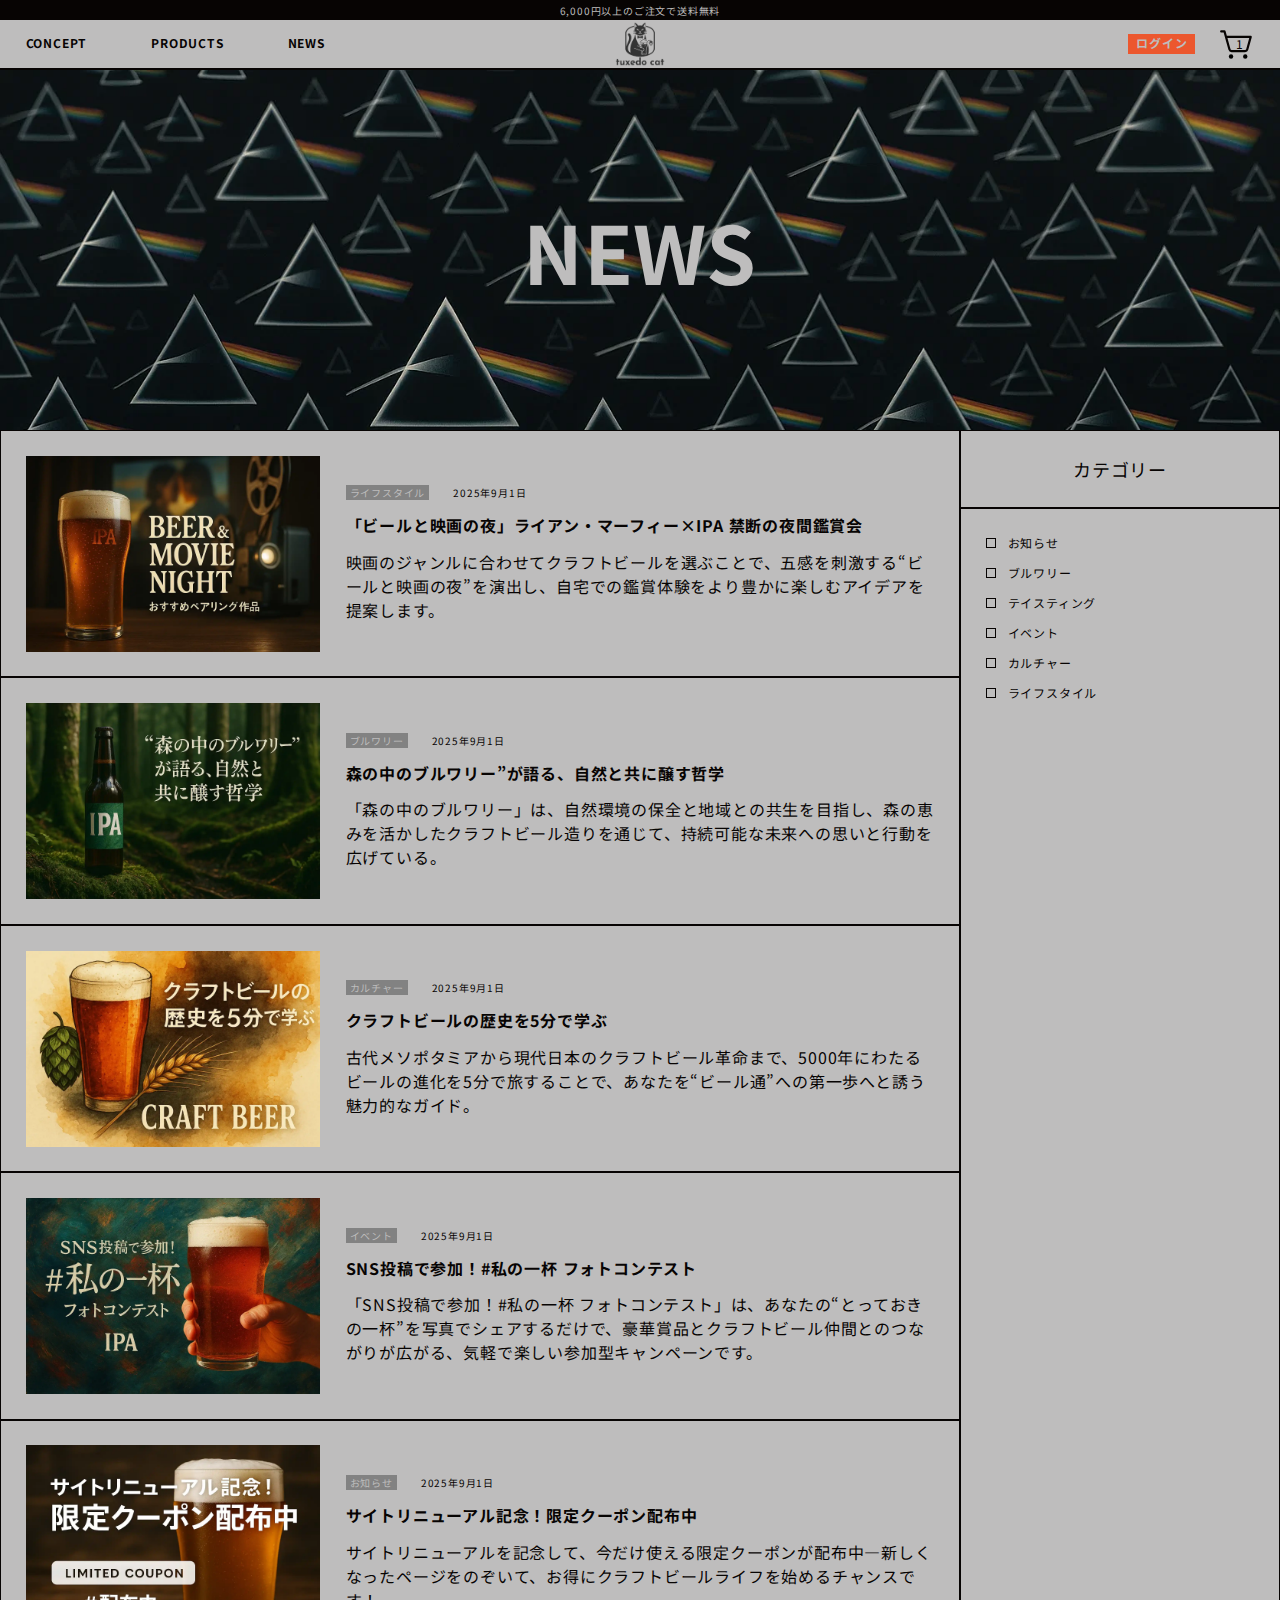
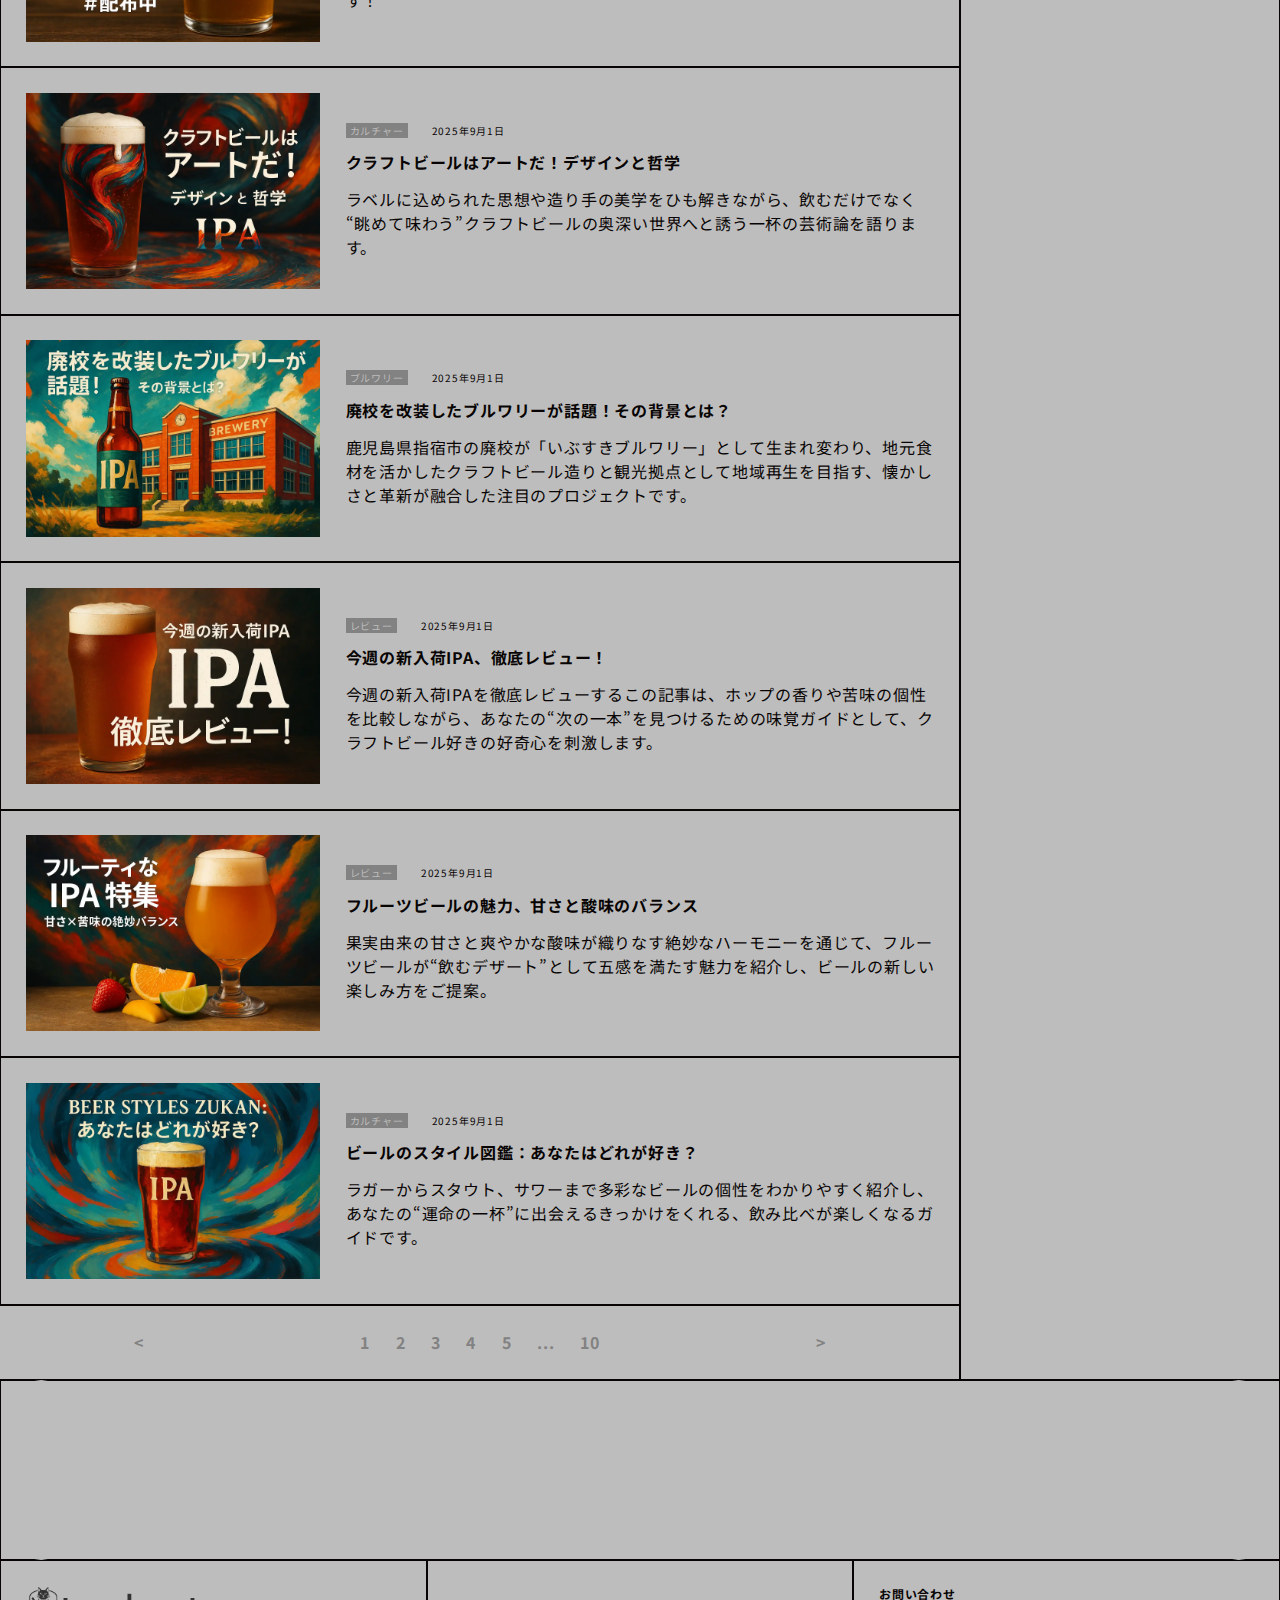
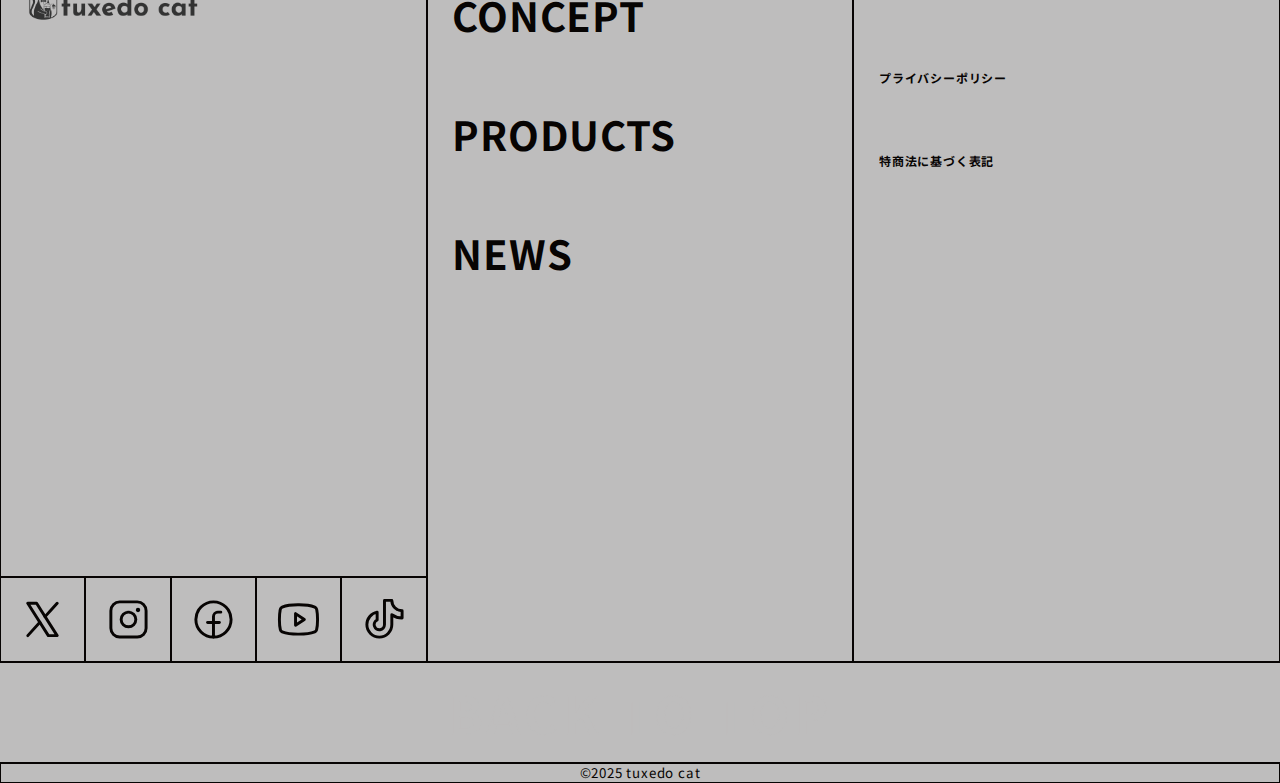
<file: news.html>
<!DOCTYPE html>
<html lang="ja">
    <head>
        <meta charset="UTF-8" />
        <meta name="viewport" content="width=device-width, initial-scale=1.0" />
        <title>ニュース一覧 | タキシード猫</title>
        <meta name="description" content="タキシード猫はIPA専門のセレクトショップです。" />
        <meta name="format-detection" content="telephone=no" />

        <!-- favicon -->
        <link rel="shortcut icon" href="img/logo/favicon.png" />
        <link rel="apple-touch-icon" href="img/logo/favicon.png" />

        <!-- googlefonts -->
        <link rel="preconnect" href="https://fonts.googleapis.com" />
        <link rel="preconnect" href="https://fonts.gstatic.com" crossorigin />
        <link
            href="https://fonts.googleapis.com/css2?family=Noto+Sans+JP:wght@100..900&family=Oswald:wght@200..700&display=swap"
            rel="stylesheet"
        />

        <!-- css -->
        <link rel="stylesheet" href="css/base/reset.css" />
        <link rel="stylesheet" href="css/base/variables.css" />
        <link rel="stylesheet" href="css/base/base.css" />
        <link rel="stylesheet" href="css/layout/header.css" />
        <link rel="stylesheet" href="css/layout/footer.css" />
        <link rel="stylesheet" href="css/layout/section.css" />
        <link rel="stylesheet" href="css/component/button.css" />
        <link rel="stylesheet" href="css/component/title.css" />
        <link rel="stylesheet" href="css/component/card.css" />
        <link rel="stylesheet" href="css/component/nav.css" />
        <link rel="stylesheet" href="css/component/space.css" />

        <link rel="stylesheet" href="css/pages/news/news.css" />

        <link rel="stylesheet" href="css/animation/animation.css" />
    </head>

    <body>
        <!-- header -->
        <header class="header">
            <div class="header-banner">
                <p class="header-banner-text">6,000円以上のご注文で送料無料</p>
            </div>
            <div class="header-outer">
                <div class="header-humburger">
                    <div class="hamburger-menu" id="hamburger">
                        <span class="bar bar-1"></span>
                        <span class="bar bar-2"></span>
                        <span class="bar bar-3"></span>
                    </div>
                    <nav class="header-humburger-nav overlay-menu" id="menuOverlay">
                        <ul class="c-button-rotate">
                            <li class="c-button-rotate-outer">
                                <a href="index.html#concept" class="c-button-rotate-inner c-button-rotate-inner_large">
                                    <div
                                        class="c-button-rotate-text c-button-rotate-text_top c-button-rotate-text_large"
                                    >
                                        concept
                                    </div>
                                    <div
                                        class="c-button-rotate-text c-button-rotate-text_bottom c-button-rotate-text_large"
                                    >
                                        concept
                                    </div>
                                </a>
                            </li>
                            <li class="c-button-rotate-outer">
                                <a href="product.html" class="c-button-rotate-inner c-button-rotate-inner_large">
                                    <div
                                        class="c-button-rotate-text c-button-rotate-text_top c-button-rotate-text_large"
                                    >
                                        products
                                    </div>
                                    <div
                                        class="c-button-rotate-text c-button-rotate-text_bottom c-button-rotate-text_large"
                                    >
                                        products
                                    </div>
                                </a>
                            </li>
                            <li class="c-button-rotate-outer">
                                <a href="news.html" class="c-button-rotate-inner c-button-rotate-inner_large">
                                    <div
                                        class="c-button-rotate-text c-button-rotate-text_top c-button-rotate-text_large"
                                    >
                                        news
                                    </div>
                                    <div
                                        class="c-button-rotate-text c-button-rotate-text_bottom c-button-rotate-text_large"
                                    >
                                        news
                                    </div>
                                </a>
                            </li>
                        </ul>
                        <ul class="c-button-rotate">
                            <li class="c-button-rotate-outer">
                                <a href="contact.html" class="c-button-rotate-inner">
                                    <div class="c-button-rotate-text c-button-rotate-text_top">お問い合わせ</div>
                                    <div class="c-button-rotate-text c-button-rotate-text_bottom">お問い合わせ</div>
                                </a>
                            </li>
                            <li class="c-button-rotate-outer">
                                <a href="privacy.html" class="c-button-rotate-inner">
                                    <div class="c-button-rotate-text c-button-rotate-text_top">
                                        プライバシーポリシー
                                    </div>
                                    <div class="c-button-rotate-text c-button-rotate-text_bottom">
                                        プライバシーポリシー
                                    </div>
                                </a>
                            </li>
                            <li class="c-button-rotate-outer">
                                <a href="tokushoho.html" class="c-button-rotate-inner">
                                    <div class="c-button-rotate-text c-button-rotate-text_top">特商法に基づく表記</div>
                                    <div class="c-button-rotate-text c-button-rotate-text_bottom">
                                        特商法に基づく表記
                                    </div>
                                </a>
                            </li>
                        </ul>
                    </nav>

                    <nav class="header-nav">
                        <ul class="c-button-rotate">
                            <li class="c-button-rotate-outer">
                                <a href="index.html#concept" class="c-button-rotate-inner">
                                    <div class="c-button-rotate-text c-button-rotate-text_top">concept</div>
                                    <div class="c-button-rotate-text c-button-rotate-text_bottom">concept</div>
                                </a>
                            </li>
                            <li class="c-button-rotate-outer">
                                <a href="product.html" class="c-button-rotate-inner">
                                    <div class="c-button-rotate-text c-button-rotate-text_top">products</div>
                                    <div class="c-button-rotate-text c-button-rotate-text_bottom">products</div>
                                </a>
                            </li>
                            <li class="c-button-rotate-outer">
                                <a href="news.html" class="c-button-rotate-inner">
                                    <div class="c-button-rotate-text c-button-rotate-text_top">news</div>
                                    <div class="c-button-rotate-text c-button-rotate-text_bottom">news</div>
                                </a>
                            </li>
                        </ul>
                    </nav>
                </div>

                <a class="header-logo" href="index.html#top">
                    <img src="img/logo/logo1.png" alt="タキシード猫" width="1024" height="498" />
                </a>
                <ul class="header-list">
                    <li>
                        <a href="login.html" class="c-button-rotate-outer">
                            <div class="c-button-rotate-inner c-button-rotate-inner_orange">
                                <div class="c-button-rotate-text c-button-rotate-text_top">ログイン</div>
                                <div class="c-button-rotate-text c-button-rotate-text_bottom">ログイン</div>
                            </div>
                        </a>
                    </li>
                    <li>
                        <a href="cart.html" class="header-icon">
                            <svg xmlns="http://www.w3.org/2000/svg" viewBox="0 0 256 256">
                                <rect width="256" height="256" fill="none" />
                                <circle cx="88" cy="216" r="16" />
                                <circle cx="192" cy="216" r="16" />
                                <path
                                    d="M16,32H40L76.75,164.28A16,16,0,0,0,92.16,176H191a16,16,0,0,0,15.42-11.72L232,72H51.11"
                                    fill="none"
                                    stroke="currentColor"
                                    stroke-linecap="round"
                                    stroke-linejoin="round"
                                    stroke-width="16"
                                />
                            </svg>
                            <span>1</span>
                        </a>
                    </li>
                </ul>
            </div>
        </header>
        <!-- header -->
        <main>
            <!-- news -->
            <section class="news l-section-top">
                <div class="c-title-level2-wrap c-title-level2-wrap_news">
                    <h2 class="c-title-level2">news</h2>
                </div>
                <div class="news-container">
                    <div class="c-card-list">
                        <article>
                            <a href="news-single.html" class="c-card">
                                <picture class="c-card-thumbnail">
                                    <source
                                        srcset="img/news/lifestyle/lifestyle01.webp"
                                        media="(min-width: 769px)"
                                        type="image/webp"
                                    />
                                    <img
                                        src="img/news/lifestyle/lifestyle01.jpg"
                                        alt="ビールと映画の夜"
                                        width="1536"
                                        height="1024"
                                    />
                                </picture>
                                <div class="c-card-box">
                                    <div class="c-card-wrap">
                                        <span class="c-card-tab">ライフスタイル</span>
                                        <p class="c-card-data">2025年9月1日</p>
                                    </div>
                                    <p class="c-card-title">
                                        「ビールと映画の夜」ライアン・マーフィー×IPA 禁断の夜間鑑賞会
                                    </p>
                                    <p class="c-card-description">
                                        映画のジャンルに合わせてクラフトビールを選ぶことで、五感を刺激する“ビールと映画の夜”を演出し、自宅での鑑賞体験をより豊かに楽しむアイデアを提案します。
                                    </p>
                                </div>
                            </a>
                        </article>
                        <article>
                            <a href="news-single.html" class="c-card">
                                <picture class="c-card-thumbnail">
                                    <source
                                        srcset="img/news/brewery/brewery01.webp"
                                        media="(min-width: 769px)"
                                        type="image/webp"
                                    />
                                    <img
                                        src="img/news/brewery/brewery01.jpg"
                                        alt="森の中のブルワリー"
                                        width="1536"
                                        height="1024"
                                    />
                                </picture>
                                <div class="c-card-box">
                                    <div class="c-card-wrap">
                                        <span class="c-card-tab">ブルワリー</span>
                                        <p class="c-card-data">2025年9月1日</p>
                                    </div>
                                    <p class="c-card-title">森の中のブルワリー”が語る、自然と共に醸す哲学</p>
                                    <p class="c-card-description">
                                        「森の中のブルワリー」は、自然環境の保全と地域との共生を目指し、森の恵みを活かしたクラフトビール造りを通じて、持続可能な未来への思いと行動を広げている。
                                    </p>
                                </div>
                            </a>
                        </article>
                        <article>
                            <a href="news-single.html" class="c-card">
                                <picture class="c-card-thumbnail">
                                    <source
                                        srcset="img/news/culture/culture01.webp"
                                        media="(min-width: 769px)"
                                        type="image/webp"
                                    />
                                    <img
                                        src="img/news/culture/culture01.jpg"
                                        alt="ビールと映画の夜"
                                        width="1536"
                                        height="1024"
                                    />
                                </picture>
                                <div class="c-card-box">
                                    <div class="c-card-wrap">
                                        <span class="c-card-tab">カルチャー</span>
                                        <p class="c-card-data">2025年9月1日</p>
                                    </div>
                                    <p class="c-card-title">クラフトビールの歴史を5分で学ぶ</p>
                                    <p class="c-card-description">
                                        古代メソポタミアから現代日本のクラフトビール革命まで、5000年にわたるビールの進化を5分で旅することで、あなたを“ビール通”への第一歩へと誘う魅力的なガイド。
                                    </p>
                                </div>
                            </a>
                        </article>
                        <article>
                            <a href="news-single.html" class="c-card">
                                <picture class="c-card-thumbnail">
                                    <source
                                        srcset="img/news/event/event01.webp"
                                        media="(min-width: 769px)"
                                        type="image/webp"
                                    />
                                    <img
                                        src="img/news/event/event01.jpg"
                                        alt="ビールと映画の夜"
                                        width="1536"
                                        height="1024"
                                    />
                                </picture>
                                <div class="c-card-box">
                                    <div class="c-card-wrap">
                                        <span class="c-card-tab">イベント</span>
                                        <p class="c-card-data">2025年9月1日</p>
                                    </div>
                                    <p class="c-card-title">SNS投稿で参加！#私の一杯 フォトコンテスト</p>
                                    <p class="c-card-description">
                                        「SNS投稿で参加！#私の一杯
                                        フォトコンテスト」は、あなたの“とっておきの一杯”を写真でシェアするだけで、豪華賞品とクラフトビール仲間とのつながりが広がる、気軽で楽しい参加型キャンペーンです。
                                    </p>
                                </div>
                            </a>
                        </article>
                        <article>
                            <a href="news-single.html" class="c-card">
                                <picture class="c-card-thumbnail">
                                    <source
                                        srcset="img/news/notice/notice01.webp"
                                        media="(min-width: 769px)"
                                        type="image/webp"
                                    />
                                    <img
                                        src="img/news/notice/notice01.jpg"
                                        alt="ビールと映画の夜"
                                        width="1536"
                                        height="1024"
                                    />
                                </picture>
                                <div class="c-card-box">
                                    <div class="c-card-wrap">
                                        <span class="c-card-tab">お知らせ</span>
                                        <p class="c-card-data">2025年9月1日</p>
                                    </div>
                                    <p class="c-card-title">サイトリニューアル記念！限定クーポン配布中</p>
                                    <p class="c-card-description">
                                        サイトリニューアルを記念して、今だけ使える限定クーポンが配布中—新しくなったページをのぞいて、お得にクラフトビールライフを始めるチャンスです！
                                    </p>
                                </div>
                            </a>
                        </article>
                        <article>
                            <a href="news-single.html" class="c-card">
                                <picture class="c-card-thumbnail">
                                    <source
                                        srcset="img/news/culture/culture03.webp"
                                        media="(min-width: 769px)"
                                        type="image/webp"
                                    />
                                    <img
                                        src="img/news/culture/culture03.jpg"
                                        alt="ビールと映画の夜"
                                        width="1536"
                                        height="1024"
                                    />
                                </picture>
                                <div class="c-card-box">
                                    <div class="c-card-wrap">
                                        <span class="c-card-tab">カルチャー</span>
                                        <p class="c-card-data">2025年9月1日</p>
                                    </div>
                                    <p class="c-card-title">クラフトビールはアートだ！デザインと哲学</p>
                                    <p class="c-card-description">
                                        ラベルに込められた思想や造り手の美学をひも解きながら、飲むだけでなく“眺めて味わう”クラフトビールの奥深い世界へと誘う一杯の芸術論を語ります。
                                    </p>
                                </div>
                            </a>
                        </article>
                        <article>
                            <a href="news-single.html" class="c-card">
                                <picture class="c-card-thumbnail">
                                    <source
                                        srcset="img/news/brewery/brewery02.webp"
                                        media="(min-width: 769px)"
                                        type="image/webp"
                                    />
                                    <img
                                        src="img/news/brewery/brewery02.jpg"
                                        alt="ビールと映画の夜"
                                        width="1536"
                                        height="1024"
                                    />
                                </picture>
                                <div class="c-card-box">
                                    <div class="c-card-wrap">
                                        <span class="c-card-tab">ブルワリー</span>
                                        <p class="c-card-data">2025年9月1日</p>
                                    </div>
                                    <p class="c-card-title">廃校を改装したブルワリーが話題！その背景とは？</p>
                                    <p class="c-card-description">
                                        鹿児島県指宿市の廃校が「いぶすきブルワリー」として生まれ変わり、地元食材を活かしたクラフトビール造りと観光拠点として地域再生を目指す、懐かしさと革新が融合した注目のプロジェクトです。
                                    </p>
                                </div>
                            </a>
                        </article>
                        <article>
                            <a href="news-single.html" class="c-card">
                                <picture class="c-card-thumbnail">
                                    <source
                                        srcset="img/news/review/review02.webp"
                                        media="(min-width: 769px)"
                                        type="image/webp"
                                    />
                                    <img
                                        src="img/news/review/review02.jpg"
                                        alt="ビールと映画の夜"
                                        width="1536"
                                        height="1024"
                                    />
                                </picture>
                                <div class="c-card-box">
                                    <div class="c-card-wrap">
                                        <span class="c-card-tab">レビュー</span>
                                        <p class="c-card-data">2025年9月1日</p>
                                    </div>
                                    <p class="c-card-title">今週の新入荷IPA、徹底レビュー！</p>
                                    <p class="c-card-description">
                                        今週の新入荷IPAを徹底レビューするこの記事は、ホップの香りや苦味の個性を比較しながら、あなたの“次の一本”を見つけるための味覚ガイドとして、クラフトビール好きの好奇心を刺激します。
                                    </p>
                                </div>
                            </a>
                        </article>
                        <article>
                            <a href="news-single.html" class="c-card">
                                <picture class="c-card-thumbnail">
                                    <source
                                        srcset="img/news/review/review01.webp"
                                        media="(min-width: 769px)"
                                        type="image/webp"
                                    />
                                    <img
                                        src="img/news/review/review01.jpg"
                                        alt="ビールと映画の夜"
                                        width="1536"
                                        height="1024"
                                    />
                                </picture>
                                <div class="c-card-box">
                                    <div class="c-card-wrap">
                                        <span class="c-card-tab">レビュー</span>
                                        <p class="c-card-data">2025年9月1日</p>
                                    </div>
                                    <p class="c-card-title">フルーツビールの魅力、甘さと酸味のバランス</p>
                                    <p class="c-card-description">
                                        果実由来の甘さと爽やかな酸味が織りなす絶妙なハーモニーを通じて、フルーツビールが“飲むデザート”として五感を満たす魅力を紹介し、ビールの新しい楽しみ方をご提案。
                                    </p>
                                </div>
                            </a>
                        </article>
                        <article>
                            <a href="news-single.html" class="c-card">
                                <picture class="c-card-thumbnail">
                                    <source
                                        srcset="img/news/culture/culture02.webp"
                                        media="(min-width: 769px)"
                                        type="image/webp"
                                    />
                                    <img
                                        src="img/news/culture/culture02.jpg"
                                        alt="ビールと映画の夜"
                                        width="1536"
                                        height="1024"
                                    />
                                </picture>
                                <div class="c-card-box">
                                    <div class="c-card-wrap">
                                        <span class="c-card-tab">カルチャー</span>
                                        <p class="c-card-data">2025年9月1日</p>
                                    </div>
                                    <p class="c-card-title">ビールのスタイル図鑑：あなたはどれが好き？</p>
                                    <p class="c-card-description">
                                        ラガーからスタウト、サワーまで多彩なビールの個性をわかりやすく紹介し、あなたの“運命の一杯”に出会えるきっかけをくれる、飲み比べが楽しくなるガイドです。
                                    </p>
                                </div>
                            </a>
                        </article>
                        <div class="c-pagination">
                            <a href="#" class="prev">&lt;</a>
                            <div>
                                <a href="#" class="active">1</a>
                                <a href="#">2</a>
                                <a href="#">3</a>
                                <a href="#">4</a>
                                <a href="#">5</a>
                                <span>...</span>
                                <a href="#">10</a>
                            </div>
                            <a href="#" class="next">&gt;</a>
                        </div>
                    </div>
                    <nav class="c-nav">
                        <h4 class="c-nav-title">カテゴリー</h4>
                        <form action="" class="c-nav-list">
                            <div class="c-nav-checkbox">
                                <input type="checkbox" id="milkshake" value="milkshake" />
                                <label for="milkshake">お知らせ</label>
                            </div>
                            <div class="c-nav-checkbox">
                                <input type="checkbox" id="session" value="session" />
                                <label for="session">ブルワリー</label>
                            </div>
                            <div class="c-nav-checkbox">
                                <input type="checkbox" id="hazy" value="hazy" />
                                <label for="hazy">テイスティング</label>
                            </div>
                            <div class="c-nav-checkbox">
                                <input type="checkbox" id="brut" value="brut" />
                                <label for="brut">イベント</label>
                            </div>
                            <div class="c-nav-checkbox">
                                <input type="checkbox" id="double" value="double" />
                                <label for="double">カルチャー</label>
                            </div>
                            <div class="c-nav-checkbox">
                                <input type="checkbox" id="triple" value="triple" />
                                <label for="triple">ライフスタイル</label>
                            </div>
                        </form>
                    </nav>
                </div>
            </section>
            <!-- news -->
        </main>
        <!-- footer -->
        <footer class="footer">
            <div class="c-space c-space_primary c-space_img"></div>
            <div class="footer-content">
                <div class="footer-box">
                    <a class="footer-logo" href="index.html#top">
                        <img src="img/logo/logo3.png" alt="タキシード猫" width="1024" height="208" />
                    </a>
                    <div class="footer-sns">
                        <ul>
                            <li class="c-button-rotate-outer">
                                <a
                                    href="#"
                                    class="c-button-rotate-inner c-button-rotate-inner_sns"
                                    aria-label="X(旧Twitter)"
                                >
                                    <div class="c-button-rotate-text c-button-rotate-text_top">
                                        <svg
                                            aria-hidden="true"
                                            xmlns="http://www.w3.org/2000/svg"
                                            viewBox="0 0 256 256"
                                        >
                                            <rect width="256" height="256" fill="none" />
                                            <polygon
                                                points="48 40 96 40 208 216 160 216 48 40"
                                                fill="none"
                                                stroke="currentColor"
                                                stroke-linecap="round"
                                                stroke-linejoin="round"
                                                stroke-width="16"
                                            />
                                            <line
                                                x1="113.88"
                                                y1="143.53"
                                                x2="48"
                                                y2="216"
                                                fill="none"
                                                stroke="currentColor"
                                                stroke-linecap="round"
                                                stroke-linejoin="round"
                                                stroke-width="16"
                                            />
                                            <line
                                                x1="208"
                                                y1="40"
                                                x2="142.12"
                                                y2="112.47"
                                                fill="none"
                                                stroke="currentColor"
                                                stroke-linecap="round"
                                                stroke-linejoin="round"
                                                stroke-width="16"
                                            />
                                        </svg>
                                    </div>
                                    <div class="c-button-rotate-text c-button-rotate-text_bottom">
                                        <svg xmlns="http://www.w3.org/2000/svg" viewBox="0 0 256 256">
                                            <rect width="256" height="256" fill="none" />
                                            <polygon
                                                points="48 40 96 40 208 216 160 216 48 40"
                                                fill="none"
                                                stroke="currentColor"
                                                stroke-linecap="round"
                                                stroke-linejoin="round"
                                                stroke-width="16"
                                            />
                                            <line
                                                x1="113.88"
                                                y1="143.53"
                                                x2="48"
                                                y2="216"
                                                fill="none"
                                                stroke="currentColor"
                                                stroke-linecap="round"
                                                stroke-linejoin="round"
                                                stroke-width="16"
                                            />
                                            <line
                                                x1="208"
                                                y1="40"
                                                x2="142.12"
                                                y2="112.47"
                                                fill="none"
                                                stroke="currentColor"
                                                stroke-linecap="round"
                                                stroke-linejoin="round"
                                                stroke-width="16"
                                            />
                                        </svg>
                                    </div>
                                </a>
                            </li>
                            <li class="c-button-rotate-outer">
                                <a
                                    href="#"
                                    class="c-button-rotate-inner c-button-rotate-inner_sns"
                                    aria-label="instagram"
                                >
                                    <div class="c-button-rotate-text c-button-rotate-text_top">
                                        <svg
                                            aria-hidden="true"
                                            xmlns="http://www.w3.org/2000/svg"
                                            viewBox="0 0 256 256"
                                        >
                                            <rect width="256" height="256" fill="none" />
                                            <circle
                                                cx="128"
                                                cy="128"
                                                r="40"
                                                fill="none"
                                                stroke="currentColor"
                                                stroke-miterlimit="10"
                                                stroke-width="16"
                                            />
                                            <rect
                                                x="32"
                                                y="32"
                                                width="192"
                                                height="192"
                                                rx="48"
                                                fill="none"
                                                stroke="currentColor"
                                                stroke-linecap="round"
                                                stroke-linejoin="round"
                                                stroke-width="16"
                                            />
                                            <circle cx="180" cy="76" r="12" />
                                        </svg>
                                    </div>
                                    <div class="c-button-rotate-text c-button-rotate-text_bottom">
                                        <svg xmlns="http://www.w3.org/2000/svg" viewBox="0 0 256 256">
                                            <rect width="256" height="256" fill="none" />
                                            <circle
                                                cx="128"
                                                cy="128"
                                                r="40"
                                                fill="none"
                                                stroke="currentColor"
                                                stroke-miterlimit="10"
                                                stroke-width="16"
                                            />
                                            <rect
                                                x="32"
                                                y="32"
                                                width="192"
                                                height="192"
                                                rx="48"
                                                fill="none"
                                                stroke="currentColor"
                                                stroke-linecap="round"
                                                stroke-linejoin="round"
                                                stroke-width="16"
                                            />
                                            <circle cx="180" cy="76" r="12" />
                                        </svg>
                                    </div>
                                </a>
                            </li>
                            <li class="c-button-rotate-outer">
                                <a
                                    href="#"
                                    class="c-button-rotate-inner c-button-rotate-inner_sns"
                                    aria-label="facebook"
                                >
                                    <div class="c-button-rotate-text c-button-rotate-text_top">
                                        <svg
                                            aria-hidden="true"
                                            xmlns="http://www.w3.org/2000/svg"
                                            viewBox="0 0 256 256"
                                        >
                                            <rect width="256" height="256" fill="none" />
                                            <circle
                                                cx="128"
                                                cy="128"
                                                r="96"
                                                fill="none"
                                                stroke="currentColor"
                                                stroke-linecap="round"
                                                stroke-linejoin="round"
                                                stroke-width="16"
                                            />
                                            <path
                                                d="M168,88H152a24,24,0,0,0-24,24V224"
                                                fill="none"
                                                stroke="currentColor"
                                                stroke-linecap="round"
                                                stroke-linejoin="round"
                                                stroke-width="16"
                                            />
                                            <line
                                                x1="96"
                                                y1="144"
                                                x2="160"
                                                y2="144"
                                                fill="none"
                                                stroke="currentColor"
                                                stroke-linecap="round"
                                                stroke-linejoin="round"
                                                stroke-width="16"
                                            />
                                        </svg>
                                    </div>
                                    <div class="c-button-rotate-text c-button-rotate-text_bottom">
                                        <svg xmlns="http://www.w3.org/2000/svg" viewBox="0 0 256 256">
                                            <rect width="256" height="256" fill="none" />
                                            <circle
                                                cx="128"
                                                cy="128"
                                                r="96"
                                                fill="none"
                                                stroke="currentColor"
                                                stroke-linecap="round"
                                                stroke-linejoin="round"
                                                stroke-width="16"
                                            />
                                            <path
                                                d="M168,88H152a24,24,0,0,0-24,24V224"
                                                fill="none"
                                                stroke="currentColor"
                                                stroke-linecap="round"
                                                stroke-linejoin="round"
                                                stroke-width="16"
                                            />
                                            <line
                                                x1="96"
                                                y1="144"
                                                x2="160"
                                                y2="144"
                                                fill="none"
                                                stroke="currentColor"
                                                stroke-linecap="round"
                                                stroke-linejoin="round"
                                                stroke-width="16"
                                            />
                                        </svg>
                                    </div>
                                </a>
                            </li>
                            <li class="c-button-rotate-outer">
                                <a
                                    href="#"
                                    class="c-button-rotate-inner c-button-rotate-inner_sns"
                                    aria-label="youtube"
                                >
                                    <div class="c-button-rotate-text c-button-rotate-text_top">
                                        <svg
                                            aria-hidden="true"
                                            xmlns="http://www.w3.org/2000/svg"
                                            viewBox="0 0 256 256"
                                        >
                                            <rect width="256" height="256" fill="none" />
                                            <polygon
                                                points="160 128 112 96 112 160 160 128"
                                                fill="none"
                                                stroke="currentColor"
                                                stroke-linecap="round"
                                                stroke-linejoin="round"
                                                stroke-width="16"
                                            />
                                            <path
                                                d="M24,128c0,29.91,3.07,47.45,5.41,56.47A16,16,0,0,0,39,195.42C72.52,208.35,128,208,128,208s55.48.35,89-12.58a16,16,0,0,0,9.63-10.95c2.34-9,5.41-26.56,5.41-56.47s-3.07-47.45-5.41-56.47a16,16,0,0,0-9.63-11C183.48,47.65,128,48,128,48s-55.48-.35-89,12.58a16,16,0,0,0-9.63,11C27.07,80.54,24,98.09,24,128Z"
                                                fill="none"
                                                stroke="currentColor"
                                                stroke-linecap="round"
                                                stroke-linejoin="round"
                                                stroke-width="16"
                                            />
                                        </svg>
                                    </div>
                                    <div class="c-button-rotate-text c-button-rotate-text_bottom">
                                        <svg xmlns="http://www.w3.org/2000/svg" viewBox="0 0 256 256">
                                            <rect width="256" height="256" fill="none" />
                                            <polygon
                                                points="160 128 112 96 112 160 160 128"
                                                fill="none"
                                                stroke="currentColor"
                                                stroke-linecap="round"
                                                stroke-linejoin="round"
                                                stroke-width="16"
                                            />
                                            <path
                                                d="M24,128c0,29.91,3.07,47.45,5.41,56.47A16,16,0,0,0,39,195.42C72.52,208.35,128,208,128,208s55.48.35,89-12.58a16,16,0,0,0,9.63-10.95c2.34-9,5.41-26.56,5.41-56.47s-3.07-47.45-5.41-56.47a16,16,0,0,0-9.63-11C183.48,47.65,128,48,128,48s-55.48-.35-89,12.58a16,16,0,0,0-9.63,11C27.07,80.54,24,98.09,24,128Z"
                                                fill="none"
                                                stroke="currentColor"
                                                stroke-linecap="round"
                                                stroke-linejoin="round"
                                                stroke-width="16"
                                            />
                                        </svg>
                                    </div>
                                </a>
                            </li>
                            <li class="c-button-rotate-outer">
                                <a href="#" class="c-button-rotate-inner c-button-rotate-inner_sns" aria-label="tiktok">
                                    <div class="c-button-rotate-text c-button-rotate-text_top">
                                        <svg
                                            aria-hidden="true"
                                            xmlns="http://www.w3.org/2000/svg"
                                            viewBox="0 0 256 256"
                                        >
                                            <rect width="256" height="256" fill="none" />
                                            <path
                                                d="M168,102a95.55,95.55,0,0,0,56,18V80a56,56,0,0,1-56-56H128V156a28,28,0,1,1-40-25.31V88c-31.83,5.67-56,34.54-56,68a68,68,0,0,0,136,0Z"
                                                fill="none"
                                                stroke="currentColor"
                                                stroke-linecap="round"
                                                stroke-linejoin="round"
                                                stroke-width="16"
                                            />
                                        </svg>
                                    </div>
                                    <div class="c-button-rotate-text c-button-rotate-text_bottom">
                                        <svg xmlns="http://www.w3.org/2000/svg" viewBox="0 0 256 256">
                                            <rect width="256" height="256" fill="none" />
                                            <path
                                                d="M168,102a95.55,95.55,0,0,0,56,18V80a56,56,0,0,1-56-56H128V156a28,28,0,1,1-40-25.31V88c-31.83,5.67-56,34.54-56,68a68,68,0,0,0,136,0Z"
                                                fill="none"
                                                stroke="currentColor"
                                                stroke-linecap="round"
                                                stroke-linejoin="round"
                                                stroke-width="16"
                                            />
                                        </svg>
                                    </div>
                                </a>
                            </li>
                        </ul>
                    </div>
                </div>
                <nav class="footer-nav">
                    <ul class="c-button-rotate">
                        <li class="c-button-rotate-outer">
                            <a href="index.html#concept" class="c-button-rotate-inner c-button-rotate-inner_large">
                                <div class="c-button-rotate-text c-button-rotate-text_top c-button-rotate-text_large">
                                    concept
                                </div>
                                <div
                                    class="c-button-rotate-text c-button-rotate-text_bottom c-button-rotate-text_large"
                                >
                                    concept
                                </div>
                            </a>
                        </li>
                        <li class="c-button-rotate-outer">
                            <a href="product.html" class="c-button-rotate-inner c-button-rotate-inner_large">
                                <div class="c-button-rotate-text c-button-rotate-text_top c-button-rotate-text_large">
                                    products
                                </div>
                                <div
                                    class="c-button-rotate-text c-button-rotate-text_bottom c-button-rotate-text_large"
                                >
                                    products
                                </div>
                            </a>
                        </li>
                        <li class="c-button-rotate-outer">
                            <a href="news.html" class="c-button-rotate-inner c-button-rotate-inner_large">
                                <div class="c-button-rotate-text c-button-rotate-text_top c-button-rotate-text_large">
                                    news
                                </div>
                                <div
                                    class="c-button-rotate-text c-button-rotate-text_bottom c-button-rotate-text_large"
                                >
                                    news
                                </div>
                            </a>
                        </li>
                    </ul>
                </nav>
                <nav class="footer-nav footer-nav_sub">
                    <ul class="c-button-rotate">
                        <li class="c-button-rotate-outer">
                            <a href="contact.html" class="c-button-rotate-inner">
                                <div class="c-button-rotate-text c-button-rotate-text_top">お問い合わせ</div>
                                <div class="c-button-rotate-text c-button-rotate-text_bottom">お問い合わせ</div>
                            </a>
                        </li>
                        <li class="c-button-rotate-outer">
                            <a href="privacy.html" class="c-button-rotate-inner">
                                <div class="c-button-rotate-text c-button-rotate-text_top">プライバシーポリシー</div>
                                <div class="c-button-rotate-text c-button-rotate-text_bottom">プライバシーポリシー</div>
                            </a>
                        </li>
                        <li class="c-button-rotate-outer">
                            <a href="tokushoho.html" class="c-button-rotate-inner">
                                <div class="c-button-rotate-text c-button-rotate-text_top">特商法に基づく表記</div>
                                <div class="c-button-rotate-text c-button-rotate-text_bottom">特商法に基づく表記</div>
                            </a>
                        </li>
                    </ul>
                </nav>
            </div>
            <a href="index.html#top" class="footer-button">
                <p>back to top</p>
            </a>
            <small class="footer-copy">&copy;2025 tuxedo cat</small>
        </footer>
        <!-- footer -->
        <!-- js -->
        <script src="js/horizontalscroll.js"></script>
        <script src="js/hamburger.js"></script>
        <!-- js -->
    </body>
</html>
</file>
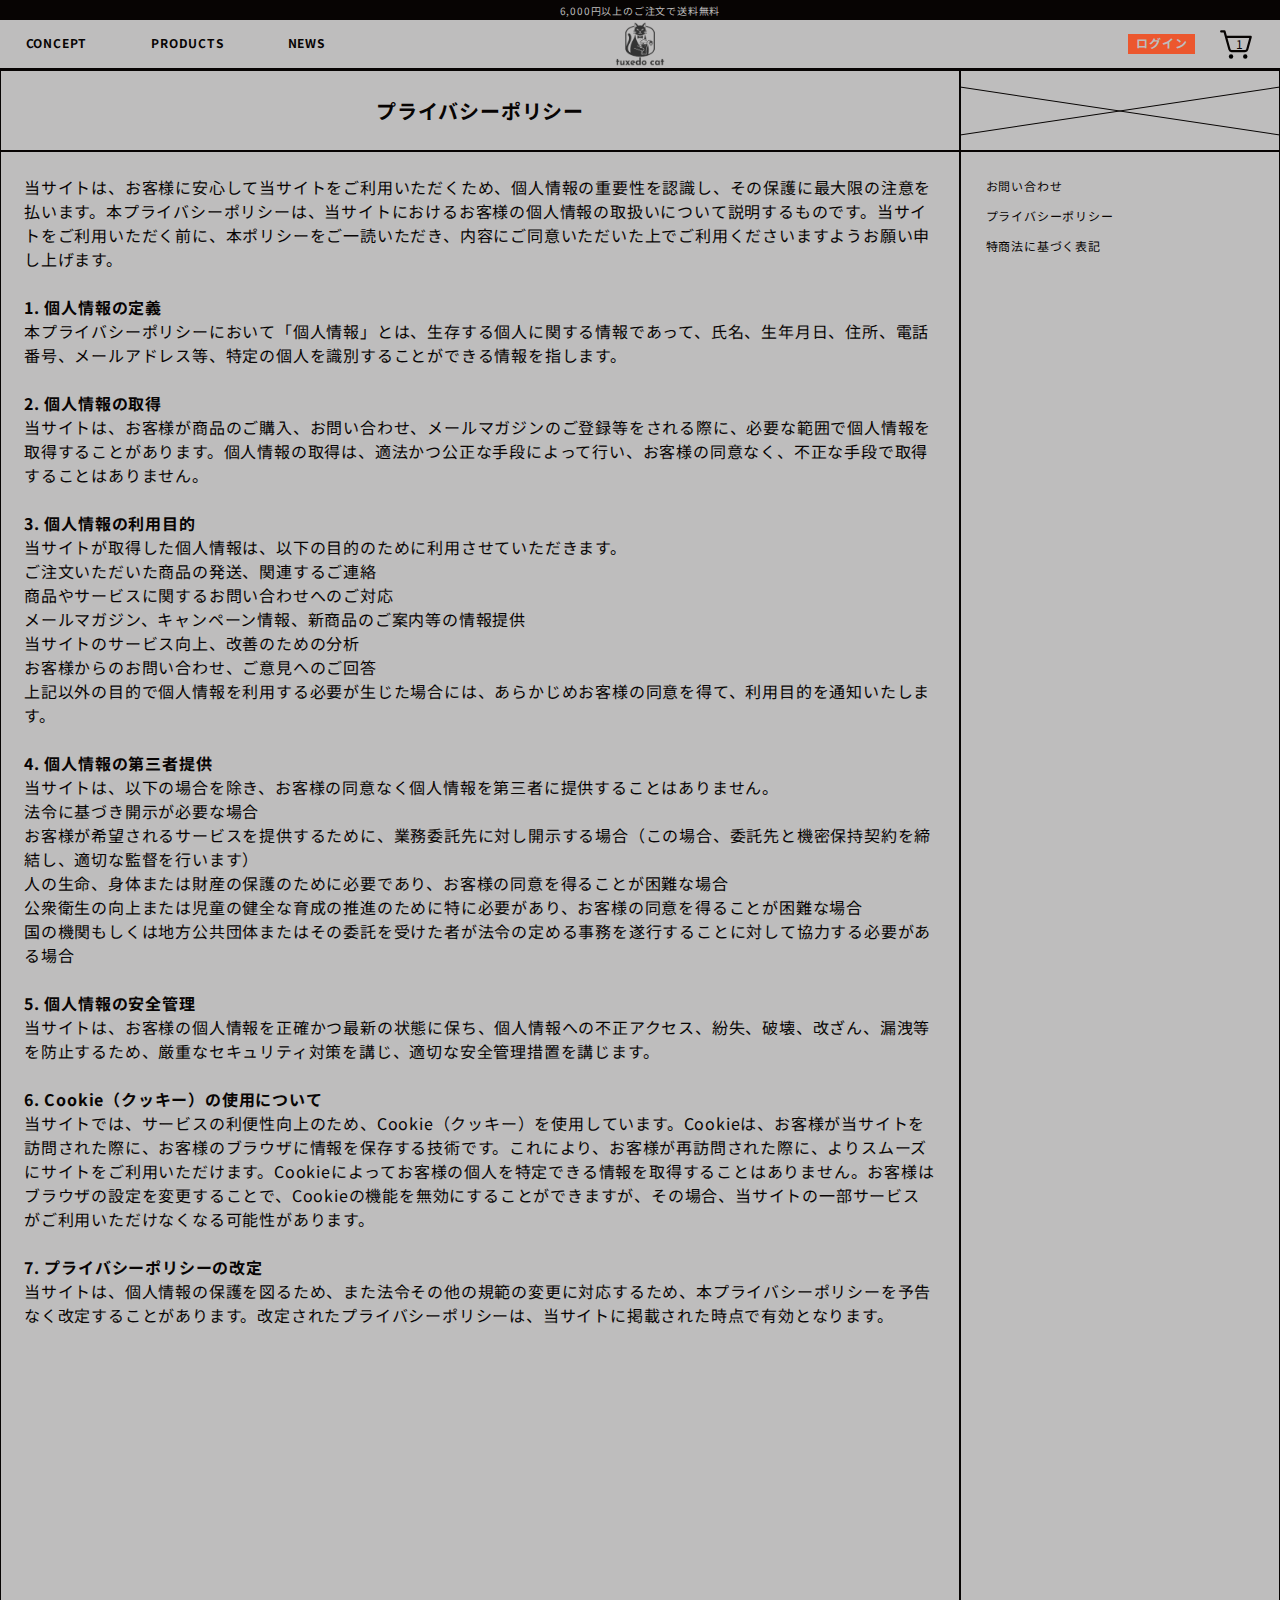
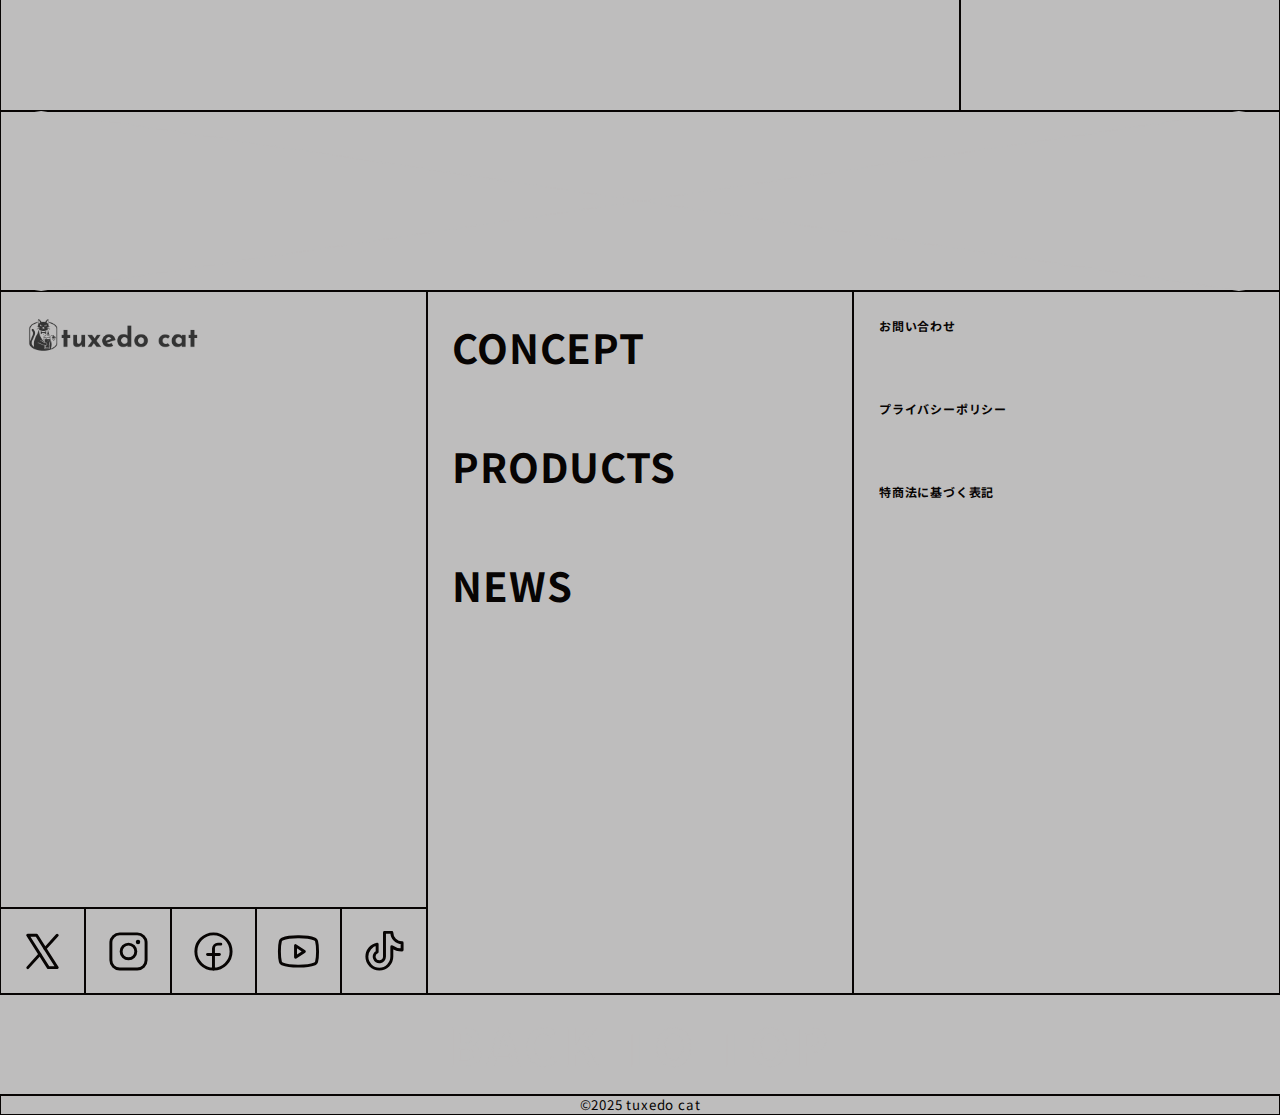
<file: privacy.html>
<!DOCTYPE html>
<html lang="ja">

<head>
    <meta charset="UTF-8" />
    <meta name="viewport" content="width=device-width, initial-scale=1.0" />
    <title>プライバシーポリシー | タキシード猫</title>
    <meta name="description" content="タキシード猫はIPA専門のセレクトショップです。" />
    <meta name="format-detection" content="telephone=no" />

    <!-- favicon -->
    <link rel="shortcut icon" href="img/logo/favicon.png" />
    <link rel="apple-touch-icon" href="img/logo/favicon.png" />

    <!-- googlefonts -->
    <link rel="preconnect" href="https://fonts.googleapis.com" />
    <link rel="preconnect" href="https://fonts.gstatic.com" crossorigin />
    <link
        href="https://fonts.googleapis.com/css2?family=Noto+Sans+JP:wght@100..900&family=Oswald:wght@200..700&display=swap"
        rel="stylesheet" />

    <!-- css -->
    <link rel="stylesheet" href="css/base/reset.css" />
    <link rel="stylesheet" href="css/base/variables.css" />
    <link rel="stylesheet" href="css/base/base.css" />

    <link rel="stylesheet" href="css/layout/header.css" />
    <link rel="stylesheet" href="css/layout/footer.css" />
    <link rel="stylesheet" href="css/layout/section.css" />

    <link rel="stylesheet" href="css/component/button.css" />
    <link rel="stylesheet" href="css/component/title.css" />
    <link rel="stylesheet" href="css/component/card.css" />
    <link rel="stylesheet" href="css/component/nav.css" />
    <link rel="stylesheet" href="css/component/space.css" />

    <link rel="stylesheet" href="css/pages/privacy/privacy.css" />

    <link rel="stylesheet" href="css/animation/animation.css" />
</head>

<body id="top">
    <!-- header -->
    <header class="header">
        <div class="header-banner">
            <p class="header-banner-text">6,000円以上のご注文で送料無料</p>
        </div>
        <div class="header-outer">
            <div class="header-humburger">
                <div class="hamburger-menu" id="hamburger">
                    <span class="bar bar-1"></span>
                    <span class="bar bar-2"></span>
                    <span class="bar bar-3"></span>
                </div>
                <nav class="header-humburger-nav overlay-menu" id="menuOverlay">
                    <ul class="c-button-rotate">
                        <li class="c-button-rotate-outer">
                            <a href="index.html#concept" class="c-button-rotate-inner c-button-rotate-inner_large">
                                <div class="c-button-rotate-text c-button-rotate-text_top c-button-rotate-text_large">
                                    concept
                                </div>
                                <div
                                    class="c-button-rotate-text c-button-rotate-text_bottom c-button-rotate-text_large">
                                    concept
                                </div>
                            </a>
                        </li>
                        <li class="c-button-rotate-outer">
                            <a href="product.html" class="c-button-rotate-inner c-button-rotate-inner_large">
                                <div class="c-button-rotate-text c-button-rotate-text_top c-button-rotate-text_large">
                                    products
                                </div>
                                <div
                                    class="c-button-rotate-text c-button-rotate-text_bottom c-button-rotate-text_large">
                                    products
                                </div>
                            </a>
                        </li>
                        <li class="c-button-rotate-outer">
                            <a href="news.html" class="c-button-rotate-inner c-button-rotate-inner_large">
                                <div class="c-button-rotate-text c-button-rotate-text_top c-button-rotate-text_large">
                                    news
                                </div>
                                <div
                                    class="c-button-rotate-text c-button-rotate-text_bottom c-button-rotate-text_large">
                                    news
                                </div>
                            </a>
                        </li>
                    </ul>
                    <ul class="c-button-rotate">
                        <li class="c-button-rotate-outer">
                            <a href="contact.html" class="c-button-rotate-inner">
                                <div class="c-button-rotate-text c-button-rotate-text_top">お問い合わせ</div>
                                <div class="c-button-rotate-text c-button-rotate-text_bottom">お問い合わせ</div>
                            </a>
                        </li>
                        <li class="c-button-rotate-outer">
                            <a href="privacy.html" class="c-button-rotate-inner">
                                <div class="c-button-rotate-text c-button-rotate-text_top">プライバシーポリシー</div>
                                <div class="c-button-rotate-text c-button-rotate-text_bottom">プライバシーポリシー</div>
                            </a>
                        </li>
                        <li class="c-button-rotate-outer">
                            <a href="tokushoho.html" class="c-button-rotate-inner">
                                <div class="c-button-rotate-text c-button-rotate-text_top">特商法に基づく表記</div>
                                <div class="c-button-rotate-text c-button-rotate-text_bottom">特商法に基づく表記</div>
                            </a>
                        </li>
                    </ul>
                </nav>

                <nav class="header-nav">
                    <ul class="c-button-rotate">
                        <li class="c-button-rotate-outer">
                            <a href="index.html#concept" class="c-button-rotate-inner">
                                <div class="c-button-rotate-text c-button-rotate-text_top">concept</div>
                                <div class="c-button-rotate-text c-button-rotate-text_bottom">concept</div>
                            </a>
                        </li>
                        <li class="c-button-rotate-outer">
                            <a href="product.html" class="c-button-rotate-inner">
                                <div class="c-button-rotate-text c-button-rotate-text_top">products</div>
                                <div class="c-button-rotate-text c-button-rotate-text_bottom">products</div>
                            </a>
                        </li>
                        <li class="c-button-rotate-outer">
                            <a href="news.html" class="c-button-rotate-inner">
                                <div class="c-button-rotate-text c-button-rotate-text_top">news</div>
                                <div class="c-button-rotate-text c-button-rotate-text_bottom">news</div>
                            </a>
                        </li>
                    </ul>
                </nav>
            </div>

            <a class="header-logo" href="index.html#top">
                <img src="img/logo/logo1.png" alt="タキシード猫" width="1024" height="498" />
            </a>
            <ul class="header-list">
                <li>
                    <a href="login.html" class="c-button-rotate-outer">
                        <div class="c-button-rotate-inner c-button-rotate-inner_orange">
                            <div class="c-button-rotate-text c-button-rotate-text_top">ログイン</div>
                            <div class="c-button-rotate-text c-button-rotate-text_bottom">ログイン</div>
                        </div>
                    </a>
                </li>
                <li>
                    <a href="cart.html" class="header-icon">
                        <svg xmlns="http://www.w3.org/2000/svg" viewBox="0 0 256 256">
                            <rect width="256" height="256" fill="none" />
                            <circle cx="88" cy="216" r="16" />
                            <circle cx="192" cy="216" r="16" />
                            <path
                                d="M16,32H40L76.75,164.28A16,16,0,0,0,92.16,176H191a16,16,0,0,0,15.42-11.72L232,72H51.11"
                                fill="none" stroke="currentColor" stroke-linecap="round" stroke-linejoin="round"
                                stroke-width="16" />
                        </svg>
                        <span>1</span>
                    </a>
                </li>
            </ul>
        </div>
    </header>
    <!-- header -->
    <main class="main">
        <!-- privacy -->
        <section class="privacy l-section-top">
            <div class="privacy-outer">
                <div class="c-title-level3-wrap">
                    <h3 class="c-title-level3">プライバシーポリシー</h3>
                    <div class="c-space c-space_hidden"></div>
                </div>
                <div class="privacy-inner">
                    <div class="privacy-list">
                        <p>
                            当サイトは、お客様に安心して当サイトをご利用いただくため、個人情報の重要性を認識し、その保護に最大限の注意を払います。本プライバシーポリシーは、当サイトにおけるお客様の個人情報の取扱いについて説明するものです。当サイトをご利用いただく前に、本ポリシーをご一読いただき、内容にご同意いただいた上でご利用くださいますようお願い申し上げます。
                        </p>
                        <h4 class="c-title-level4">1. 個人情報の定義</h4>
                        <p>
                            本プライバシーポリシーにおいて「個人情報」とは、生存する個人に関する情報であって、氏名、生年月日、住所、電話番号、メールアドレス等、特定の個人を識別することができる情報を指します。
                        </p>
                        <h4 class="c-title-level4">2. 個人情報の取得</h4>
                        <p>
                            当サイトは、お客様が商品のご購入、お問い合わせ、メールマガジンのご登録等をされる際に、必要な範囲で個人情報を取得することがあります。個人情報の取得は、適法かつ公正な手段によって行い、お客様の同意なく、不正な手段で取得することはありません。
                        </p>
                        <h4 class="c-title-level4">3. 個人情報の利用目的</h4>
                        <p>当サイトが取得した個人情報は、以下の目的のために利用させていただきます。</p>
                        <ul>
                            <li>ご注文いただいた商品の発送、関連するご連絡</li>
                            <li>商品やサービスに関するお問い合わせへのご対応</li>
                            <li>メールマガジン、キャンペーン情報、新商品のご案内等の情報提供</li>
                            <li>当サイトのサービス向上、改善のための分析</li>
                            <li>お客様からのお問い合わせ、ご意見へのご回答</li>
                        </ul>
                        <p>
                            上記以外の目的で個人情報を利用する必要が生じた場合には、あらかじめお客様の同意を得て、利用目的を通知いたします。
                        </p>
                        <h4 class="c-title-level4">4. 個人情報の第三者提供</h4>
                        <p>
                            当サイトは、以下の場合を除き、お客様の同意なく個人情報を第三者に提供することはありません。
                        </p>
                        <ul>
                            <li>法令に基づき開示が必要な場合</li>
                            <li>
                                お客様が希望されるサービスを提供するために、業務委託先に対し開示する場合（この場合、委託先と機密保持契約を締結し、適切な監督を行います）
                            </li>
                            <li>
                                人の生命、身体または財産の保護のために必要であり、お客様の同意を得ることが困難な場合
                            </li>
                            <li>
                                公衆衛生の向上または児童の健全な育成の推進のために特に必要があり、お客様の同意を得ることが困難な場合
                            </li>
                            <li>
                                国の機関もしくは地方公共団体またはその委託を受けた者が法令の定める事務を遂行することに対して協力する必要がある場合
                            </li>
                        </ul>
                        <h4 class="c-title-level4">5. 個人情報の安全管理</h4>
                        <p>
                            当サイトは、お客様の個人情報を正確かつ最新の状態に保ち、個人情報への不正アクセス、紛失、破壊、改ざん、漏洩等を防止するため、厳重なセキュリティ対策を講じ、適切な安全管理措置を講じます。
                        </p>
                        <h4 class="c-title-level4">6. Cookie（クッキー）の使用について</h4>
                        <p>
                            当サイトでは、サービスの利便性向上のため、Cookie（クッキー）を使用しています。Cookieは、お客様が当サイトを訪問された際に、お客様のブラウザに情報を保存する技術です。これにより、お客様が再訪問された際に、よりスムーズにサイトをご利用いただけます。Cookieによってお客様の個人を特定できる情報を取得することはありません。お客様はブラウザの設定を変更することで、Cookieの機能を無効にすることができますが、その場合、当サイトの一部サービスがご利用いただけなくなる可能性があります。
                        </p>
                        <h4 class="c-title-level4">7. プライバシーポリシーの改定</h4>
                        <p>
                            当サイトは、個人情報の保護を図るため、また法令その他の規範の変更に対応するため、本プライバシーポリシーを予告なく改定することがあります。改定されたプライバシーポリシーは、当サイトに掲載された時点で有効となります。
                        </p>
                    </div>
                    <div class="c-nav c-nav_hidden">
                        <ul class="c-nav-list">
                            <li><a href="contact.html">お問い合わせ</a></li>
                            <li><a href="privacy.html">プライバシーポリシー</a></li>
                            <li><a href="tokushoho.html">特商法に基づく表記</a></li>
                        </ul>
                    </div>
                </div>
            </div>
        </section>
        <!-- privacy -->
    </main>
    <!-- footer -->
    <footer class="footer">
        <div class="c-space c-space_primary c-space_img"></div>
        <div class="footer-content">
            <div class="footer-box">
                <a class="footer-logo" href="index.html#top">
                    <img src="img/logo/logo3.png" alt="タキシード猫" width="1024" height="208" />
                </a>
                <div class="footer-sns">
                    <ul>
                        <li class="c-button-rotate-outer">
                            <a href="#" class="c-button-rotate-inner c-button-rotate-inner_sns"
                                aria-label="X(旧Twitter)">
                                <div class="c-button-rotate-text c-button-rotate-text_top">
                                    <svg aria-hidden="true" xmlns="http://www.w3.org/2000/svg" viewBox="0 0 256 256">
                                        <rect width="256" height="256" fill="none" />
                                        <polygon points="48 40 96 40 208 216 160 216 48 40" fill="none"
                                            stroke="currentColor" stroke-linecap="round" stroke-linejoin="round"
                                            stroke-width="16" />
                                        <line x1="113.88" y1="143.53" x2="48" y2="216" fill="none" stroke="currentColor"
                                            stroke-linecap="round" stroke-linejoin="round" stroke-width="16" />
                                        <line x1="208" y1="40" x2="142.12" y2="112.47" fill="none" stroke="currentColor"
                                            stroke-linecap="round" stroke-linejoin="round" stroke-width="16" />
                                    </svg>
                                </div>
                                <div class="c-button-rotate-text c-button-rotate-text_bottom">
                                    <svg xmlns="http://www.w3.org/2000/svg" viewBox="0 0 256 256">
                                        <rect width="256" height="256" fill="none" />
                                        <polygon points="48 40 96 40 208 216 160 216 48 40" fill="none"
                                            stroke="currentColor" stroke-linecap="round" stroke-linejoin="round"
                                            stroke-width="16" />
                                        <line x1="113.88" y1="143.53" x2="48" y2="216" fill="none" stroke="currentColor"
                                            stroke-linecap="round" stroke-linejoin="round" stroke-width="16" />
                                        <line x1="208" y1="40" x2="142.12" y2="112.47" fill="none" stroke="currentColor"
                                            stroke-linecap="round" stroke-linejoin="round" stroke-width="16" />
                                    </svg>
                                </div>
                            </a>
                        </li>
                        <li class="c-button-rotate-outer">
                            <a href="#" class="c-button-rotate-inner c-button-rotate-inner_sns" aria-label="instagram">
                                <div class="c-button-rotate-text c-button-rotate-text_top">
                                    <svg aria-hidden="true" xmlns="http://www.w3.org/2000/svg" viewBox="0 0 256 256">
                                        <rect width="256" height="256" fill="none" />
                                        <circle cx="128" cy="128" r="40" fill="none" stroke="currentColor"
                                            stroke-miterlimit="10" stroke-width="16" />
                                        <rect x="32" y="32" width="192" height="192" rx="48" fill="none"
                                            stroke="currentColor" stroke-linecap="round" stroke-linejoin="round"
                                            stroke-width="16" />
                                        <circle cx="180" cy="76" r="12" />
                                    </svg>
                                </div>
                                <div class="c-button-rotate-text c-button-rotate-text_bottom">
                                    <svg xmlns="http://www.w3.org/2000/svg" viewBox="0 0 256 256">
                                        <rect width="256" height="256" fill="none" />
                                        <circle cx="128" cy="128" r="40" fill="none" stroke="currentColor"
                                            stroke-miterlimit="10" stroke-width="16" />
                                        <rect x="32" y="32" width="192" height="192" rx="48" fill="none"
                                            stroke="currentColor" stroke-linecap="round" stroke-linejoin="round"
                                            stroke-width="16" />
                                        <circle cx="180" cy="76" r="12" />
                                    </svg>
                                </div>
                            </a>
                        </li>
                        <li class="c-button-rotate-outer">
                            <a href="#" class="c-button-rotate-inner c-button-rotate-inner_sns" aria-label="facebook">
                                <div class="c-button-rotate-text c-button-rotate-text_top">
                                    <svg aria-hidden="true" xmlns="http://www.w3.org/2000/svg" viewBox="0 0 256 256">
                                        <rect width="256" height="256" fill="none" />
                                        <circle cx="128" cy="128" r="96" fill="none" stroke="currentColor"
                                            stroke-linecap="round" stroke-linejoin="round" stroke-width="16" />
                                        <path d="M168,88H152a24,24,0,0,0-24,24V224" fill="none" stroke="currentColor"
                                            stroke-linecap="round" stroke-linejoin="round" stroke-width="16" />
                                        <line x1="96" y1="144" x2="160" y2="144" fill="none" stroke="currentColor"
                                            stroke-linecap="round" stroke-linejoin="round" stroke-width="16" />
                                    </svg>
                                </div>
                                <div class="c-button-rotate-text c-button-rotate-text_bottom">
                                    <svg xmlns="http://www.w3.org/2000/svg" viewBox="0 0 256 256">
                                        <rect width="256" height="256" fill="none" />
                                        <circle cx="128" cy="128" r="96" fill="none" stroke="currentColor"
                                            stroke-linecap="round" stroke-linejoin="round" stroke-width="16" />
                                        <path d="M168,88H152a24,24,0,0,0-24,24V224" fill="none" stroke="currentColor"
                                            stroke-linecap="round" stroke-linejoin="round" stroke-width="16" />
                                        <line x1="96" y1="144" x2="160" y2="144" fill="none" stroke="currentColor"
                                            stroke-linecap="round" stroke-linejoin="round" stroke-width="16" />
                                    </svg>
                                </div>
                            </a>
                        </li>
                        <li class="c-button-rotate-outer">
                            <a href="#" class="c-button-rotate-inner c-button-rotate-inner_sns" aria-label="youtube">
                                <div class="c-button-rotate-text c-button-rotate-text_top">
                                    <svg aria-hidden="true" xmlns="http://www.w3.org/2000/svg" viewBox="0 0 256 256">
                                        <rect width="256" height="256" fill="none" />
                                        <polygon points="160 128 112 96 112 160 160 128" fill="none"
                                            stroke="currentColor" stroke-linecap="round" stroke-linejoin="round"
                                            stroke-width="16" />
                                        <path
                                            d="M24,128c0,29.91,3.07,47.45,5.41,56.47A16,16,0,0,0,39,195.42C72.52,208.35,128,208,128,208s55.48.35,89-12.58a16,16,0,0,0,9.63-10.95c2.34-9,5.41-26.56,5.41-56.47s-3.07-47.45-5.41-56.47a16,16,0,0,0-9.63-11C183.48,47.65,128,48,128,48s-55.48-.35-89,12.58a16,16,0,0,0-9.63,11C27.07,80.54,24,98.09,24,128Z"
                                            fill="none" stroke="currentColor" stroke-linecap="round"
                                            stroke-linejoin="round" stroke-width="16" />
                                    </svg>
                                </div>
                                <div class="c-button-rotate-text c-button-rotate-text_bottom">
                                    <svg xmlns="http://www.w3.org/2000/svg" viewBox="0 0 256 256">
                                        <rect width="256" height="256" fill="none" />
                                        <polygon points="160 128 112 96 112 160 160 128" fill="none"
                                            stroke="currentColor" stroke-linecap="round" stroke-linejoin="round"
                                            stroke-width="16" />
                                        <path
                                            d="M24,128c0,29.91,3.07,47.45,5.41,56.47A16,16,0,0,0,39,195.42C72.52,208.35,128,208,128,208s55.48.35,89-12.58a16,16,0,0,0,9.63-10.95c2.34-9,5.41-26.56,5.41-56.47s-3.07-47.45-5.41-56.47a16,16,0,0,0-9.63-11C183.48,47.65,128,48,128,48s-55.48-.35-89,12.58a16,16,0,0,0-9.63,11C27.07,80.54,24,98.09,24,128Z"
                                            fill="none" stroke="currentColor" stroke-linecap="round"
                                            stroke-linejoin="round" stroke-width="16" />
                                    </svg>
                                </div>
                            </a>
                        </li>
                        <li class="c-button-rotate-outer">
                            <a href="#" class="c-button-rotate-inner c-button-rotate-inner_sns" aria-label="tiktok">
                                <div class="c-button-rotate-text c-button-rotate-text_top">
                                    <svg aria-hidden="true" xmlns="http://www.w3.org/2000/svg" viewBox="0 0 256 256">
                                        <rect width="256" height="256" fill="none" />
                                        <path
                                            d="M168,102a95.55,95.55,0,0,0,56,18V80a56,56,0,0,1-56-56H128V156a28,28,0,1,1-40-25.31V88c-31.83,5.67-56,34.54-56,68a68,68,0,0,0,136,0Z"
                                            fill="none" stroke="currentColor" stroke-linecap="round"
                                            stroke-linejoin="round" stroke-width="16" />
                                    </svg>
                                </div>
                                <div class="c-button-rotate-text c-button-rotate-text_bottom">
                                    <svg xmlns="http://www.w3.org/2000/svg" viewBox="0 0 256 256">
                                        <rect width="256" height="256" fill="none" />
                                        <path
                                            d="M168,102a95.55,95.55,0,0,0,56,18V80a56,56,0,0,1-56-56H128V156a28,28,0,1,1-40-25.31V88c-31.83,5.67-56,34.54-56,68a68,68,0,0,0,136,0Z"
                                            fill="none" stroke="currentColor" stroke-linecap="round"
                                            stroke-linejoin="round" stroke-width="16" />
                                    </svg>
                                </div>
                            </a>
                        </li>
                    </ul>
                </div>
            </div>
            <nav class="footer-nav">
                <ul class="c-button-rotate">
                    <li class="c-button-rotate-outer">
                        <a href="index.html#concept" class="c-button-rotate-inner c-button-rotate-inner_large">
                            <div class="c-button-rotate-text c-button-rotate-text_top c-button-rotate-text_large">
                                concept</div>
                            <div class="c-button-rotate-text c-button-rotate-text_bottom c-button-rotate-text_large">
                                concept</div>
                        </a>
                    </li>
                    <li class="c-button-rotate-outer">
                        <a href="product.html" class="c-button-rotate-inner c-button-rotate-inner_large">
                            <div class="c-button-rotate-text c-button-rotate-text_top c-button-rotate-text_large">
                                products</div>
                            <div class="c-button-rotate-text c-button-rotate-text_bottom c-button-rotate-text_large">
                                products</div>
                        </a>
                    </li>
                    <li class="c-button-rotate-outer">
                        <a href="news.html" class="c-button-rotate-inner c-button-rotate-inner_large">
                            <div class="c-button-rotate-text c-button-rotate-text_top c-button-rotate-text_large">
                                news</div>
                            <div class="c-button-rotate-text c-button-rotate-text_bottom c-button-rotate-text_large">
                                news</div>
                        </a>
                    </li>
                </ul>
            </nav>
            <nav class="footer-nav footer-nav_sub">
                <ul class="c-button-rotate">
                    <li class="c-button-rotate-outer">
                        <a href="contact.html" class="c-button-rotate-inner">
                            <div class="c-button-rotate-text c-button-rotate-text_top">お問い合わせ</div>
                            <div class="c-button-rotate-text c-button-rotate-text_bottom">お問い合わせ</div>
                        </a>
                    </li>
                    <li class="c-button-rotate-outer">
                        <a href="privacy.html" class="c-button-rotate-inner">
                            <div class="c-button-rotate-text c-button-rotate-text_top">プライバシーポリシー</div>
                            <div class="c-button-rotate-text c-button-rotate-text_bottom">プライバシーポリシー</div>
                        </a>
                    </li>
                    <li class="c-button-rotate-outer">
                        <a href="tokushoho.html" class="c-button-rotate-inner">
                            <div class="c-button-rotate-text c-button-rotate-text_top">特商法に基づく表記</div>
                            <div class="c-button-rotate-text c-button-rotate-text_bottom">特商法に基づく表記</div>
                        </a>
                    </li>
                </ul>
            </nav>
        </div>
        <a href="index.html#top" class="footer-button">
            <p>back to top</p>
        </a>
        <small class="footer-copy">&copy;2025 tuxedo cat</small>
    </footer>
    <!-- footer -->
    <!-- js -->
    <script src="js/horizontalscroll.js"></script>
    <script src="js/hamburger.js"></script>
    <!-- js -->
</body>

</html>
</file>
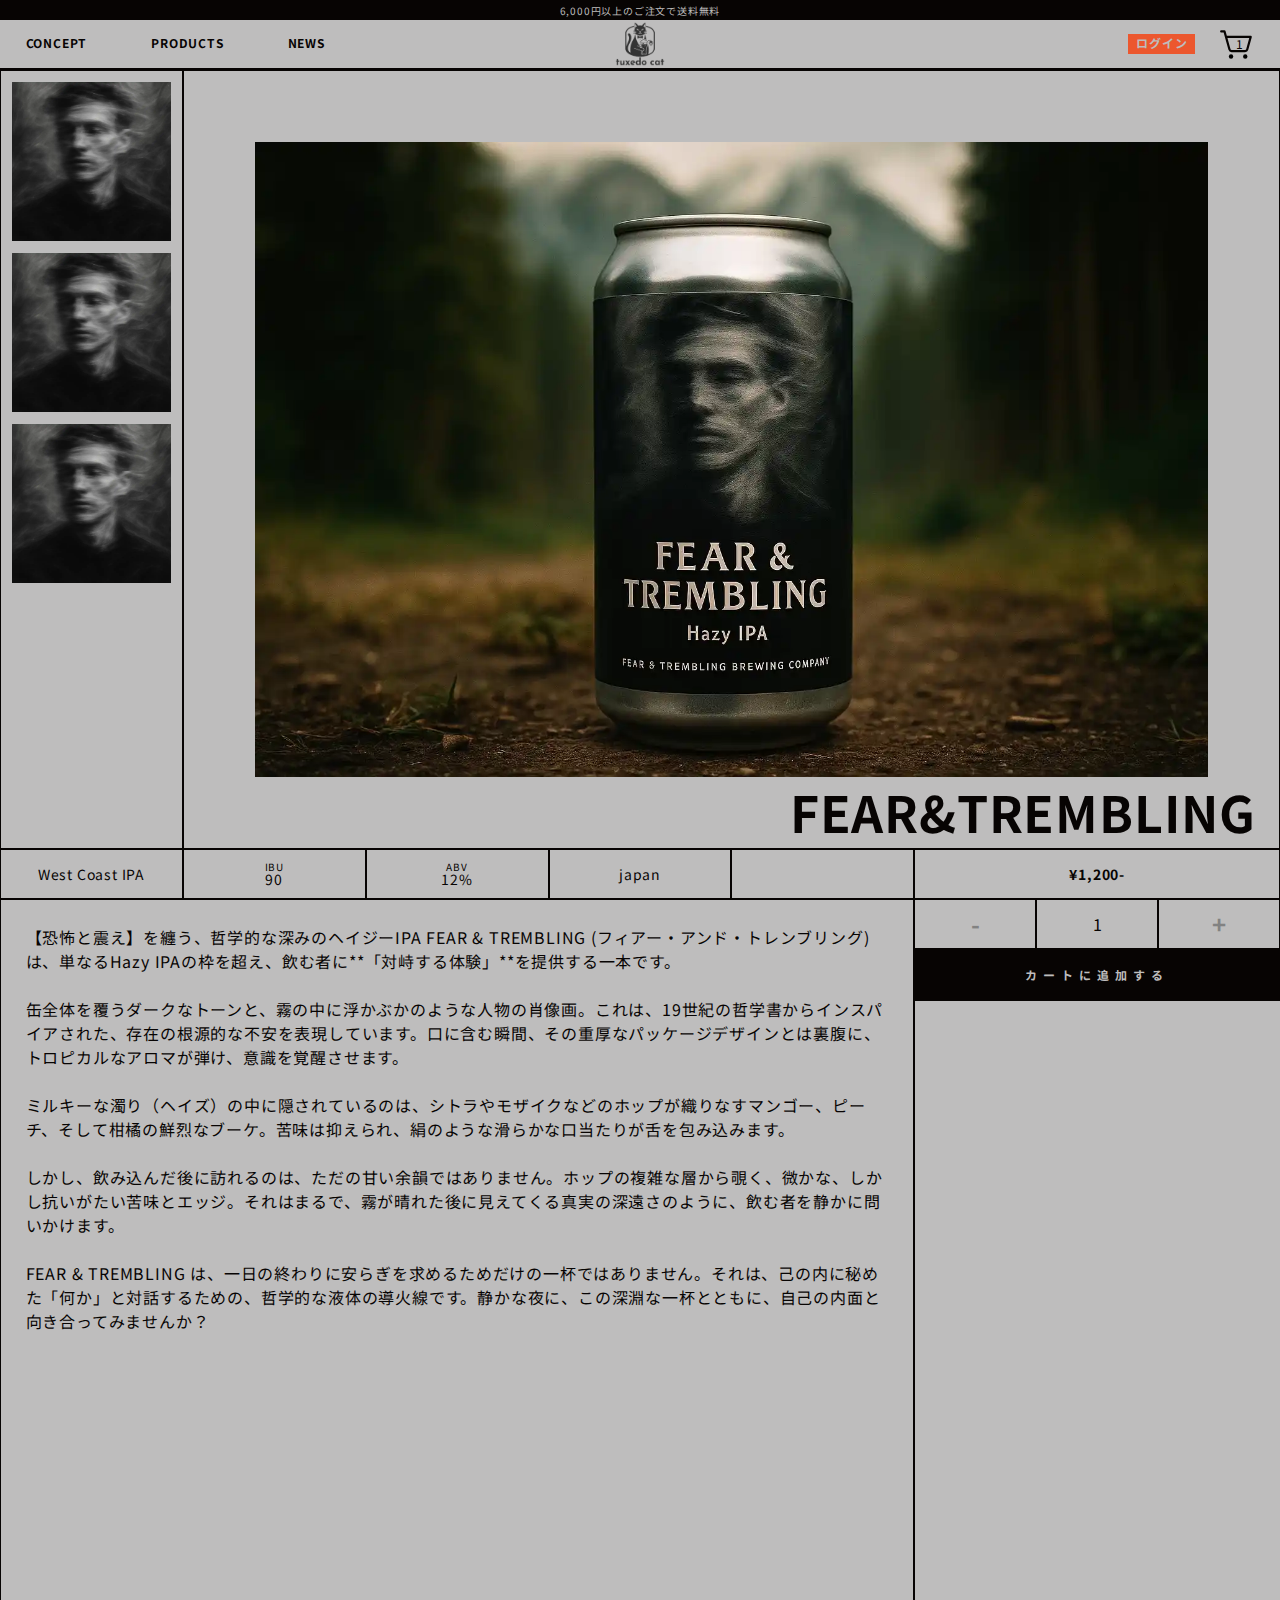
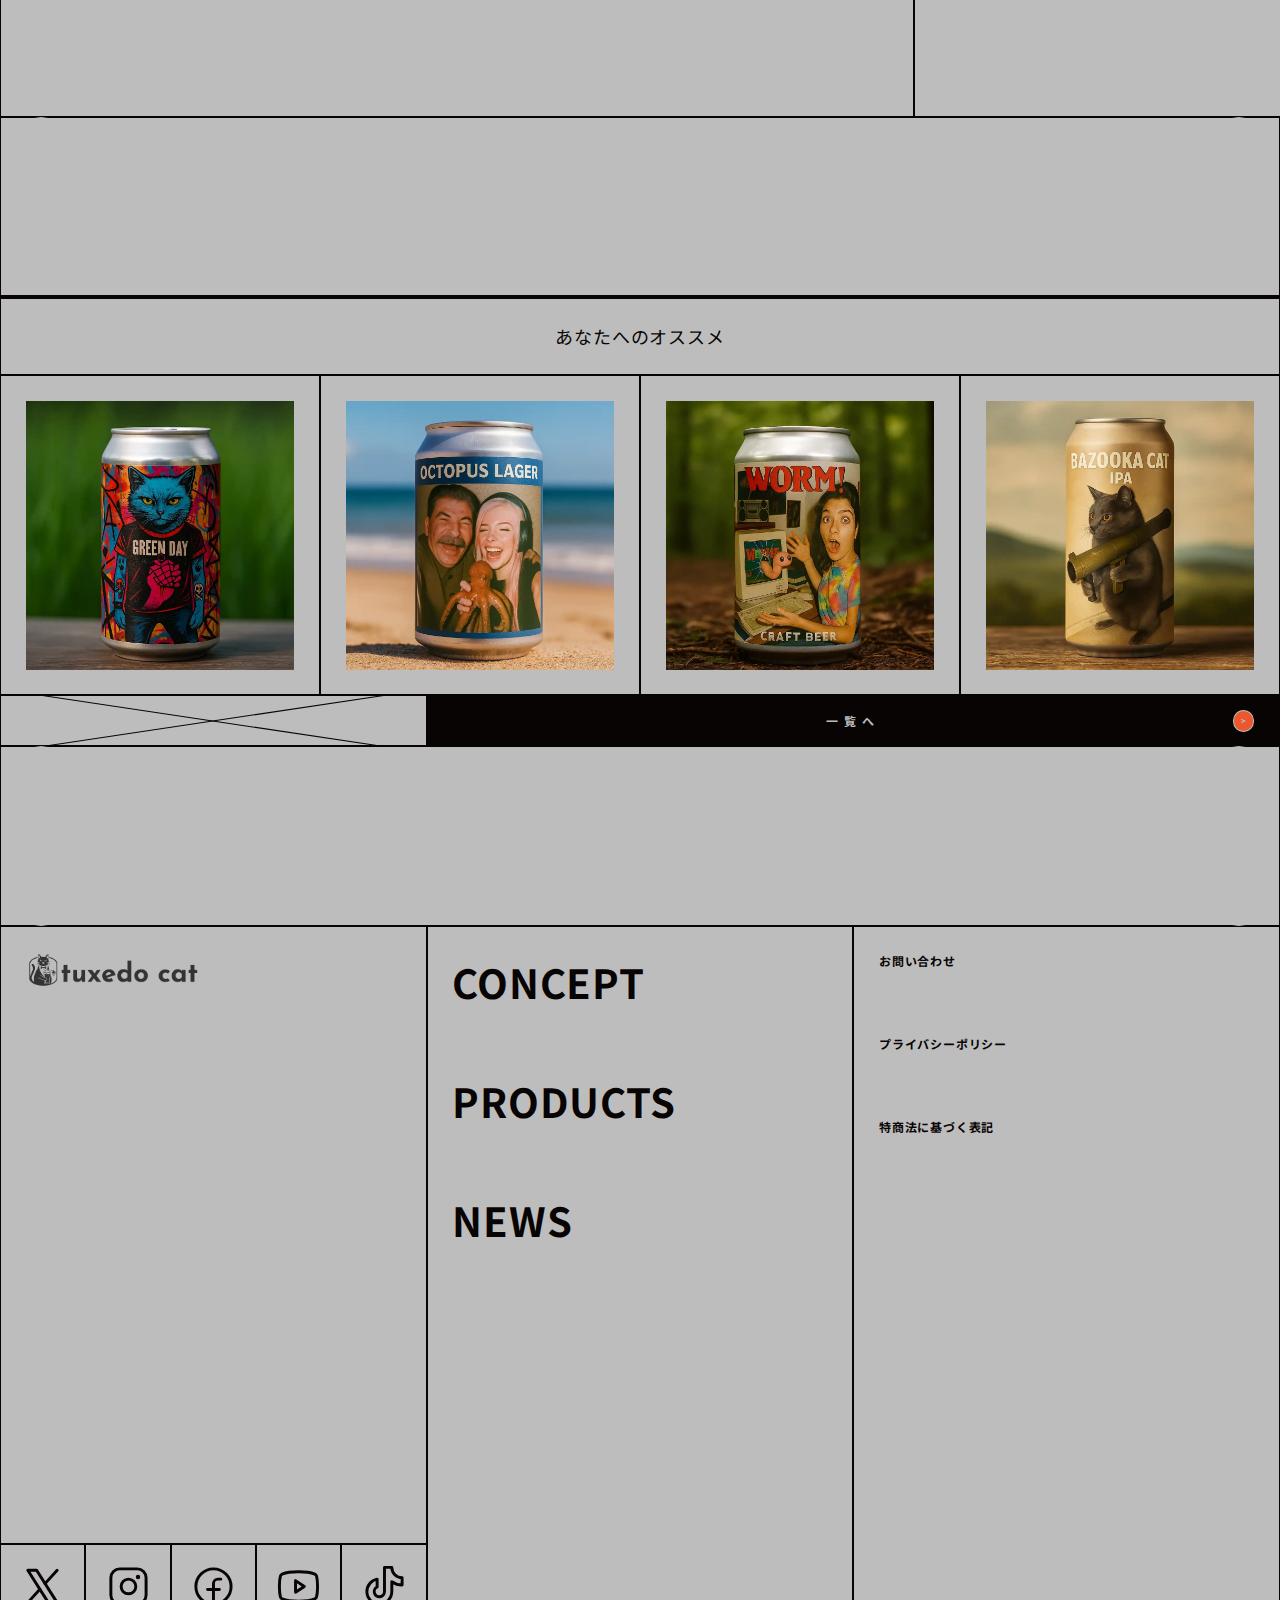
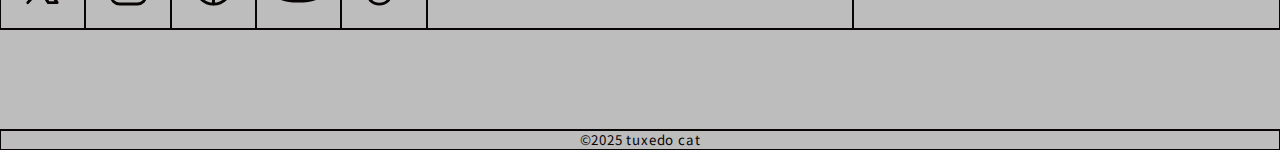
<file: product-single.html>
<!DOCTYPE html>
<html lang="ja">

<head>
    <meta charset="UTF-8" />
    <meta name="viewport" content="width=device-width, initial-scale=1.0" />
    <title>商品一覧 | タキシード猫</title>
    <meta name="description" content="タキシード猫はIPA専門のセレクトショップです。" />
    <meta name="format-detection" content="telephone=no" />

    <!-- favicon -->
    <link rel="shortcut icon" href="img/logo/favicon.png" />
    <link rel="apple-touch-icon" href="img/logo/favicon.png" />

    <!-- googlefonts -->
    <link rel="preconnect" href="https://fonts.googleapis.com" />
    <link rel="preconnect" href="https://fonts.gstatic.com" crossorigin />
    <link
        href="https://fonts.googleapis.com/css2?family=Noto+Sans+JP:wght@100..900&family=Oswald:wght@200..700&display=swap"
        rel="stylesheet" />

    <!-- css -->
    <link rel="stylesheet" href="css/base/reset.css" />
    <link rel="stylesheet" href="css/base/variables.css" />
    <link rel="stylesheet" href="css/base/base.css" />
    <link rel="stylesheet" href="css/layout/header.css" />
    <link rel="stylesheet" href="css/layout/footer.css" />
    <link rel="stylesheet" href="css/layout/section.css" />
    <link rel="stylesheet" href="css/component/button.css" />
    <link rel="stylesheet" href="css/component/space.css" />
    <link rel="stylesheet" href="css/component/title.css" />
    <link rel="stylesheet" href="css/component/nav.css" />

    <link rel="stylesheet" href="css/pages/product/product-single.css" />

    <link rel="stylesheet" href="css/animation/animation.css" />
</head>

<body>
    <!-- header -->
    <header class="header">
        <div class="header-banner">
            <p class="header-banner-text">6,000円以上のご注文で送料無料</p>
        </div>
        <div class="header-outer">
            <div class="header-humburger">
                <div class="hamburger-menu" id="hamburger">
                    <span class="bar bar-1"></span>
                    <span class="bar bar-2"></span>
                    <span class="bar bar-3"></span>
                </div>
                <nav class="header-humburger-nav overlay-menu" id="menuOverlay">
                    <ul class="c-button-rotate">
                        <li class="c-button-rotate-outer">
                            <a href="index.html#concept" class="c-button-rotate-inner c-button-rotate-inner_large">
                                <div class="c-button-rotate-text c-button-rotate-text_top c-button-rotate-text_large">
                                    concept
                                </div>
                                <div
                                    class="c-button-rotate-text c-button-rotate-text_bottom c-button-rotate-text_large">
                                    concept
                                </div>
                            </a>
                        </li>
                        <li class="c-button-rotate-outer">
                            <a href="product.html" class="c-button-rotate-inner c-button-rotate-inner_large">
                                <div class="c-button-rotate-text c-button-rotate-text_top c-button-rotate-text_large">
                                    products
                                </div>
                                <div
                                    class="c-button-rotate-text c-button-rotate-text_bottom c-button-rotate-text_large">
                                    products
                                </div>
                            </a>
                        </li>
                        <li class="c-button-rotate-outer">
                            <a href="news.html" class="c-button-rotate-inner c-button-rotate-inner_large">
                                <div class="c-button-rotate-text c-button-rotate-text_top c-button-rotate-text_large">
                                    news
                                </div>
                                <div
                                    class="c-button-rotate-text c-button-rotate-text_bottom c-button-rotate-text_large">
                                    news
                                </div>
                            </a>
                        </li>
                    </ul>
                    <ul class="c-button-rotate">
                        <li class="c-button-rotate-outer">
                            <a href="contact.html" class="c-button-rotate-inner">
                                <div class="c-button-rotate-text c-button-rotate-text_top">お問い合わせ</div>
                                <div class="c-button-rotate-text c-button-rotate-text_bottom">お問い合わせ</div>
                            </a>
                        </li>
                        <li class="c-button-rotate-outer">
                            <a href="privacy.html" class="c-button-rotate-inner">
                                <div class="c-button-rotate-text c-button-rotate-text_top">プライバシーポリシー</div>
                                <div class="c-button-rotate-text c-button-rotate-text_bottom">プライバシーポリシー</div>
                            </a>
                        </li>
                        <li class="c-button-rotate-outer">
                            <a href="tokushoho.html" class="c-button-rotate-inner">
                                <div class="c-button-rotate-text c-button-rotate-text_top">特商法に基づく表記</div>
                                <div class="c-button-rotate-text c-button-rotate-text_bottom">特商法に基づく表記</div>
                            </a>
                        </li>
                    </ul>
                </nav>

                <nav class="header-nav">
                    <ul class="c-button-rotate">
                        <li class="c-button-rotate-outer">
                            <a href="index.html#concept" class="c-button-rotate-inner">
                                <div class="c-button-rotate-text c-button-rotate-text_top">concept</div>
                                <div class="c-button-rotate-text c-button-rotate-text_bottom">concept</div>
                            </a>
                        </li>
                        <li class="c-button-rotate-outer">
                            <a href="product.html" class="c-button-rotate-inner">
                                <div class="c-button-rotate-text c-button-rotate-text_top">products</div>
                                <div class="c-button-rotate-text c-button-rotate-text_bottom">products</div>
                            </a>
                        </li>
                        <li class="c-button-rotate-outer">
                            <a href="news.html" class="c-button-rotate-inner">
                                <div class="c-button-rotate-text c-button-rotate-text_top">news</div>
                                <div class="c-button-rotate-text c-button-rotate-text_bottom">news</div>
                            </a>
                        </li>
                    </ul>
                </nav>
            </div>

            <a class="header-logo" href="index.html#top">
                <img src="img/logo/logo1.png" alt="タキシード猫" width="1024" height="498" />
            </a>
            <ul class="header-list">
                <li>
                    <a href="login.html" class="c-button-rotate-outer">
                        <div class="c-button-rotate-inner c-button-rotate-inner_orange">
                            <div class="c-button-rotate-text c-button-rotate-text_top">ログイン</div>
                            <div class="c-button-rotate-text c-button-rotate-text_bottom">ログイン</div>
                        </div>
                    </a>
                </li>
                <li>
                    <a href="cart.html" class="header-icon">
                        <svg xmlns="http://www.w3.org/2000/svg" viewBox="0 0 256 256">
                            <rect width="256" height="256" fill="none" />
                            <circle cx="88" cy="216" r="16" />
                            <circle cx="192" cy="216" r="16" />
                            <path
                                d="M16,32H40L76.75,164.28A16,16,0,0,0,92.16,176H191a16,16,0,0,0,15.42-11.72L232,72H51.11"
                                fill="none" stroke="currentColor" stroke-linecap="round" stroke-linejoin="round"
                                stroke-width="16" />
                        </svg>
                        <span>1</span>
                    </a>
                </li>
            </ul>
        </div>
    </header>
    <!-- header -->
    <main>
        <!-- product -->
        <section class="product-single l-section-top">
            <div class="product-single-box">
                <div class="product-single-box-wrap">
                    <h2 class="product-single-name">fear&trembling</h2>
                    <picture class="product-single-thumbnail">
                        <source srcset="img/product/beer04/product-thumbnail04.webp" type="webp" />
                        <img src="img/product/beer04/product-thumbnail04.jpg" alt="ビールの画像" width="1563" height="1024" />
                    </picture>
                </div>
                <div class="product-single-img">
                    <picture>
                        <source srcset="img/product/beer04/product-package04.webp" type="webp" />
                        <img src="img/product/beer04/product-package04.webp" alt="パッケージ画像" width="1024" height="1024" />
                    </picture>
                    <picture>
                        <source srcset="img/product/beer04/product-package04.webp" type="webp" />
                        <img src="img/product/beer04/product-package04.webp" alt="パッケージ画像" width="1024" height="1024" />
                    </picture>
                    <picture>
                        <source srcset="img/product/beer04/product-package04.webp" type="webp" />
                        <img src="img/product/beer04/product-package04.webp" alt="パッケージ画像" width="1024" height="1024" />
                    </picture>
                </div>
            </div>
            <div class="product-single-box2">
                <div>
                    <div class="product-single-spec">
                        <div>West Coast IPA</div>
                        <div><span>IBU</span>90</div>
                        <div><span>ABV</span>12%</div>
                        <div>japan</div>
                    </div>
                    <div class="product-single-description">
                        <p>
                            【恐怖と震え】を纏う、哲学的な深みのヘイジーIPA
                            FEAR & TREMBLING (フィアー・アンド・トレンブリング) は、単なるHazy IPAの枠を超え、飲む者に**「対峙する体験」**を提供する一本です。
                        </p>
                        <p>
                            缶全体を覆うダークなトーンと、霧の中に浮かぶかのような人物の肖像画。これは、19世紀の哲学書からインスパイアされた、存在の根源的な不安を表現しています。口に含む瞬間、その重厚なパッケージデザインとは裏腹に、トロピカルなアロマが弾け、意識を覚醒させます。
                        </p>
                        <p>
                            ミルキーな濁り（ヘイズ）の中に隠されているのは、シトラやモザイクなどのホップが織りなすマンゴー、ピーチ、そして柑橘の鮮烈なブーケ。苦味は抑えられ、絹のような滑らかな口当たりが舌を包み込みます。
                        </p>
                        <p>
                            しかし、飲み込んだ後に訪れるのは、ただの甘い余韻ではありません。ホップの複雑な層から覗く、微かな、しかし抗いがたい苦味とエッジ。それはまるで、霧が晴れた後に見えてくる真実の深遠さのように、飲む者を静かに問いかけます。
                        </p>
                        <p>
                            FEAR & TREMBLING
                            は、一日の終わりに安らぎを求めるためだけの一杯ではありません。それは、己の内に秘めた「何か」と対話するための、哲学的な液体の導火線です。静かな夜に、この深淵な一杯とともに、自己の内面と向き合ってみませんか？
                        </p>
                    </div>
                </div>
                <div>
                    <p class="product-single-price">¥1,200-</p>
                    <div class="product-single-stepper">
                        <button type="button" aria-label="数量を減らす">-</button>
                        <input type="text" value="1" min="1" max="99" inputmode="numeric" pattern="[0-9]*" readonly />
                        <button type="button" aria-label="数量を増やす">+</button>
                    </div>
                    <button class="c-button-slide">
                        <span class="c-button-slide-text">カートに追加する</span>
                    </button>
                </div>
            </div>

            <div class="c-space c-space_primary c-space_img"></div>

            <div class="c-space"></div>
            <div class="product-single-recommend">
                <p class="c-nav-title">あなたへのオススメ</p>
                <div class="product-single-recommend-container">
                    <a href="product-single.html" class="product-single-recommend-item">
                        <picture>
                            <source srcset="img/product/beer02/product-thumbnail02.webp" type="webp" />
                            <img src="img/product/beer02/product-thumbnail02.jpg" alt="ビールの画像" width="1563"
                                height="1024" />
                        </picture>
                        <div class="product-single-recommend-box">
                            <p class="product-single-recommend-text_small">Double IPA</p>
                            <p class="product-single-recommend-text">GREEN DAY</p>
                            <p class="product-single-recommend-text_small">¥1,000-</p>
                        </div>
                    </a>
                    <a href="product-single.html" class="product-single-recommend-item">
                        <picture>
                            <source srcset="img/product/beer22/product-thumbnail22.webp" type="webp" />
                            <img src="img/product/beer22/product-thumbnail22.jpg" alt="ビールの画像" width="1563"
                                height="1024" />
                        </picture>
                        <div class="product-single-recommend-box">
                            <p class="product-single-recommend-text_small">Hazy IPA</p>
                            <p class="product-single-recommend-text">OCTOPUS</p>
                            <p class="product-single-recommend-text_small">¥1,100-</p>
                        </div>
                    </a>
                    <a href="product-single.html" class="product-single-recommend-item">
                        <picture>
                            <source srcset="img/product/beer21/product-thumbnail21.webp" type="webp" />
                            <img src="img/product/beer21/product-thumbnail21.jpg" alt="ビールの画像" width="1563"
                                height="1024" />
                        </picture>
                        <div class="product-single-recommend-box">
                            <p class="product-single-recommend-text_small">Hazy IPA</p>
                            <p class="product-single-recommend-text">WORM!</p>
                            <p class="product-single-recommend-text_small">¥1,500-</p>
                        </div>
                    </a>
                    <a href="product-single.html" class="product-single-recommend-item">
                        <picture>
                            <source srcset="img/product/beer17/product-thumbnail17.webp" type="webp" />
                            <img src="img/product/beer17/product-thumbnail17.jpg" alt="ビールの画像" width="1563"
                                height="1024" />
                        </picture>
                        <div class="product-single-recommend-box">
                            <p class="product-single-recommend-text_small ">Hazy IPA</p>
                            <p class="product-single-recommend-text">BAZOOKA CAT</p>
                            <p class="product-single-recommend-text_small">¥900-</p>
                        </div>
                    </a>
                </div>
                <div class="c-button_backtolist">
                    <div class="c-space"></div>
                    <a href="product.html" class="c-button-slide">
                        <span class="c-button-slide-text">一覧へ</span>
                        <div class="c-button-slide-arrow">&gt;</div>
                    </a>
                </div>
            </div>
        </section>
        <!-- product -->
    </main>
    <!-- footer -->
    <footer class="footer">
        <div class="c-space c-space_primary c-space_img"></div>
        <div class="footer-content">
            <div class="footer-box">
                <a class="footer-logo" href="index.html#top">
                    <img src="img/logo/logo3.png" alt="タキシード猫" width="1024" height="208" />
                </a>
                <div class="footer-sns">
                    <ul>
                        <li class="c-button-rotate-outer">
                            <a href="#" class="c-button-rotate-inner c-button-rotate-inner_sns"
                                aria-label="X(旧Twitter)">
                                <div class="c-button-rotate-text c-button-rotate-text_top">
                                    <svg aria-hidden="true" xmlns="http://www.w3.org/2000/svg" viewBox="0 0 256 256">
                                        <rect width="256" height="256" fill="none" />
                                        <polygon points="48 40 96 40 208 216 160 216 48 40" fill="none"
                                            stroke="currentColor" stroke-linecap="round" stroke-linejoin="round"
                                            stroke-width="16" />
                                        <line x1="113.88" y1="143.53" x2="48" y2="216" fill="none" stroke="currentColor"
                                            stroke-linecap="round" stroke-linejoin="round" stroke-width="16" />
                                        <line x1="208" y1="40" x2="142.12" y2="112.47" fill="none" stroke="currentColor"
                                            stroke-linecap="round" stroke-linejoin="round" stroke-width="16" />
                                    </svg>
                                </div>
                                <div class="c-button-rotate-text c-button-rotate-text_bottom">
                                    <svg xmlns="http://www.w3.org/2000/svg" viewBox="0 0 256 256">
                                        <rect width="256" height="256" fill="none" />
                                        <polygon points="48 40 96 40 208 216 160 216 48 40" fill="none"
                                            stroke="currentColor" stroke-linecap="round" stroke-linejoin="round"
                                            stroke-width="16" />
                                        <line x1="113.88" y1="143.53" x2="48" y2="216" fill="none" stroke="currentColor"
                                            stroke-linecap="round" stroke-linejoin="round" stroke-width="16" />
                                        <line x1="208" y1="40" x2="142.12" y2="112.47" fill="none" stroke="currentColor"
                                            stroke-linecap="round" stroke-linejoin="round" stroke-width="16" />
                                    </svg>
                                </div>
                            </a>
                        </li>
                        <li class="c-button-rotate-outer">
                            <a href="#" class="c-button-rotate-inner c-button-rotate-inner_sns" aria-label="instagram">
                                <div class="c-button-rotate-text c-button-rotate-text_top">
                                    <svg aria-hidden="true" xmlns="http://www.w3.org/2000/svg" viewBox="0 0 256 256">
                                        <rect width="256" height="256" fill="none" />
                                        <circle cx="128" cy="128" r="40" fill="none" stroke="currentColor"
                                            stroke-miterlimit="10" stroke-width="16" />
                                        <rect x="32" y="32" width="192" height="192" rx="48" fill="none"
                                            stroke="currentColor" stroke-linecap="round" stroke-linejoin="round"
                                            stroke-width="16" />
                                        <circle cx="180" cy="76" r="12" />
                                    </svg>
                                </div>
                                <div class="c-button-rotate-text c-button-rotate-text_bottom">
                                    <svg xmlns="http://www.w3.org/2000/svg" viewBox="0 0 256 256">
                                        <rect width="256" height="256" fill="none" />
                                        <circle cx="128" cy="128" r="40" fill="none" stroke="currentColor"
                                            stroke-miterlimit="10" stroke-width="16" />
                                        <rect x="32" y="32" width="192" height="192" rx="48" fill="none"
                                            stroke="currentColor" stroke-linecap="round" stroke-linejoin="round"
                                            stroke-width="16" />
                                        <circle cx="180" cy="76" r="12" />
                                    </svg>
                                </div>
                            </a>
                        </li>
                        <li class="c-button-rotate-outer">
                            <a href="#" class="c-button-rotate-inner c-button-rotate-inner_sns" aria-label="facebook">
                                <div class="c-button-rotate-text c-button-rotate-text_top">
                                    <svg aria-hidden="true" xmlns="http://www.w3.org/2000/svg" viewBox="0 0 256 256">
                                        <rect width="256" height="256" fill="none" />
                                        <circle cx="128" cy="128" r="96" fill="none" stroke="currentColor"
                                            stroke-linecap="round" stroke-linejoin="round" stroke-width="16" />
                                        <path d="M168,88H152a24,24,0,0,0-24,24V224" fill="none" stroke="currentColor"
                                            stroke-linecap="round" stroke-linejoin="round" stroke-width="16" />
                                        <line x1="96" y1="144" x2="160" y2="144" fill="none" stroke="currentColor"
                                            stroke-linecap="round" stroke-linejoin="round" stroke-width="16" />
                                    </svg>
                                </div>
                                <div class="c-button-rotate-text c-button-rotate-text_bottom">
                                    <svg xmlns="http://www.w3.org/2000/svg" viewBox="0 0 256 256">
                                        <rect width="256" height="256" fill="none" />
                                        <circle cx="128" cy="128" r="96" fill="none" stroke="currentColor"
                                            stroke-linecap="round" stroke-linejoin="round" stroke-width="16" />
                                        <path d="M168,88H152a24,24,0,0,0-24,24V224" fill="none" stroke="currentColor"
                                            stroke-linecap="round" stroke-linejoin="round" stroke-width="16" />
                                        <line x1="96" y1="144" x2="160" y2="144" fill="none" stroke="currentColor"
                                            stroke-linecap="round" stroke-linejoin="round" stroke-width="16" />
                                    </svg>
                                </div>
                            </a>
                        </li>
                        <li class="c-button-rotate-outer">
                            <a href="#" class="c-button-rotate-inner c-button-rotate-inner_sns" aria-label="youtube">
                                <div class="c-button-rotate-text c-button-rotate-text_top">
                                    <svg aria-hidden="true" xmlns="http://www.w3.org/2000/svg" viewBox="0 0 256 256">
                                        <rect width="256" height="256" fill="none" />
                                        <polygon points="160 128 112 96 112 160 160 128" fill="none"
                                            stroke="currentColor" stroke-linecap="round" stroke-linejoin="round"
                                            stroke-width="16" />
                                        <path
                                            d="M24,128c0,29.91,3.07,47.45,5.41,56.47A16,16,0,0,0,39,195.42C72.52,208.35,128,208,128,208s55.48.35,89-12.58a16,16,0,0,0,9.63-10.95c2.34-9,5.41-26.56,5.41-56.47s-3.07-47.45-5.41-56.47a16,16,0,0,0-9.63-11C183.48,47.65,128,48,128,48s-55.48-.35-89,12.58a16,16,0,0,0-9.63,11C27.07,80.54,24,98.09,24,128Z"
                                            fill="none" stroke="currentColor" stroke-linecap="round"
                                            stroke-linejoin="round" stroke-width="16" />
                                    </svg>
                                </div>
                                <div class="c-button-rotate-text c-button-rotate-text_bottom">
                                    <svg xmlns="http://www.w3.org/2000/svg" viewBox="0 0 256 256">
                                        <rect width="256" height="256" fill="none" />
                                        <polygon points="160 128 112 96 112 160 160 128" fill="none"
                                            stroke="currentColor" stroke-linecap="round" stroke-linejoin="round"
                                            stroke-width="16" />
                                        <path
                                            d="M24,128c0,29.91,3.07,47.45,5.41,56.47A16,16,0,0,0,39,195.42C72.52,208.35,128,208,128,208s55.48.35,89-12.58a16,16,0,0,0,9.63-10.95c2.34-9,5.41-26.56,5.41-56.47s-3.07-47.45-5.41-56.47a16,16,0,0,0-9.63-11C183.48,47.65,128,48,128,48s-55.48-.35-89,12.58a16,16,0,0,0-9.63,11C27.07,80.54,24,98.09,24,128Z"
                                            fill="none" stroke="currentColor" stroke-linecap="round"
                                            stroke-linejoin="round" stroke-width="16" />
                                    </svg>
                                </div>
                            </a>
                        </li>
                        <li class="c-button-rotate-outer">
                            <a href="#" class="c-button-rotate-inner c-button-rotate-inner_sns" aria-label="tiktok">
                                <div class="c-button-rotate-text c-button-rotate-text_top">
                                    <svg aria-hidden="true" xmlns="http://www.w3.org/2000/svg" viewBox="0 0 256 256">
                                        <rect width="256" height="256" fill="none" />
                                        <path
                                            d="M168,102a95.55,95.55,0,0,0,56,18V80a56,56,0,0,1-56-56H128V156a28,28,0,1,1-40-25.31V88c-31.83,5.67-56,34.54-56,68a68,68,0,0,0,136,0Z"
                                            fill="none" stroke="currentColor" stroke-linecap="round"
                                            stroke-linejoin="round" stroke-width="16" />
                                    </svg>
                                </div>
                                <div class="c-button-rotate-text c-button-rotate-text_bottom">
                                    <svg xmlns="http://www.w3.org/2000/svg" viewBox="0 0 256 256">
                                        <rect width="256" height="256" fill="none" />
                                        <path
                                            d="M168,102a95.55,95.55,0,0,0,56,18V80a56,56,0,0,1-56-56H128V156a28,28,0,1,1-40-25.31V88c-31.83,5.67-56,34.54-56,68a68,68,0,0,0,136,0Z"
                                            fill="none" stroke="currentColor" stroke-linecap="round"
                                            stroke-linejoin="round" stroke-width="16" />
                                    </svg>
                                </div>
                            </a>
                        </li>
                    </ul>
                </div>
            </div>
            <nav class="footer-nav">
                <ul class="c-button-rotate">
                    <li class="c-button-rotate-outer">
                        <a href="index.html#concept" class="c-button-rotate-inner c-button-rotate-inner_large">
                            <div class="c-button-rotate-text c-button-rotate-text_top c-button-rotate-text_large">
                                concept</div>
                            <div class="c-button-rotate-text c-button-rotate-text_bottom c-button-rotate-text_large">
                                concept</div>
                        </a>
                    </li>
                    <li class="c-button-rotate-outer">
                        <a href="product.html" class="c-button-rotate-inner c-button-rotate-inner_large">
                            <div class="c-button-rotate-text c-button-rotate-text_top c-button-rotate-text_large">
                                products</div>
                            <div class="c-button-rotate-text c-button-rotate-text_bottom c-button-rotate-text_large">
                                products</div>
                        </a>
                    </li>
                    <li class="c-button-rotate-outer">
                        <a href="news.html" class="c-button-rotate-inner c-button-rotate-inner_large">
                            <div class="c-button-rotate-text c-button-rotate-text_top c-button-rotate-text_large">
                                news</div>
                            <div class="c-button-rotate-text c-button-rotate-text_bottom c-button-rotate-text_large">
                                news</div>
                        </a>
                    </li>
                </ul>
            </nav>
            <nav class="footer-nav footer-nav_sub">
                <ul class="c-button-rotate">
                    <li class="c-button-rotate-outer">
                        <a href="contact.html" class="c-button-rotate-inner">
                            <div class="c-button-rotate-text c-button-rotate-text_top">お問い合わせ</div>
                            <div class="c-button-rotate-text c-button-rotate-text_bottom">お問い合わせ</div>
                        </a>
                    </li>
                    <li class="c-button-rotate-outer">
                        <a href="privacy.html" class="c-button-rotate-inner">
                            <div class="c-button-rotate-text c-button-rotate-text_top">プライバシーポリシー</div>
                            <div class="c-button-rotate-text c-button-rotate-text_bottom">プライバシーポリシー</div>
                        </a>
                    </li>
                    <li class="c-button-rotate-outer">
                        <a href="tokushoho.html" class="c-button-rotate-inner">
                            <div class="c-button-rotate-text c-button-rotate-text_top">特商法に基づく表記</div>
                            <div class="c-button-rotate-text c-button-rotate-text_bottom">特商法に基づく表記</div>
                        </a>
                    </li>
                </ul>
            </nav>
        </div>
        <a href="index.html#top" class="footer-button">
            <p>back to top</p>
        </a>
        <small class="footer-copy">&copy;2025 tuxedo cat</small>
    </footer>
    <!-- footer -->
    <!-- js -->
    <script src="js/horizontalscroll.js"></script>
    <script src="js/hamburger.js"></script>
    <!-- js -->
</body>

</html>
</file>
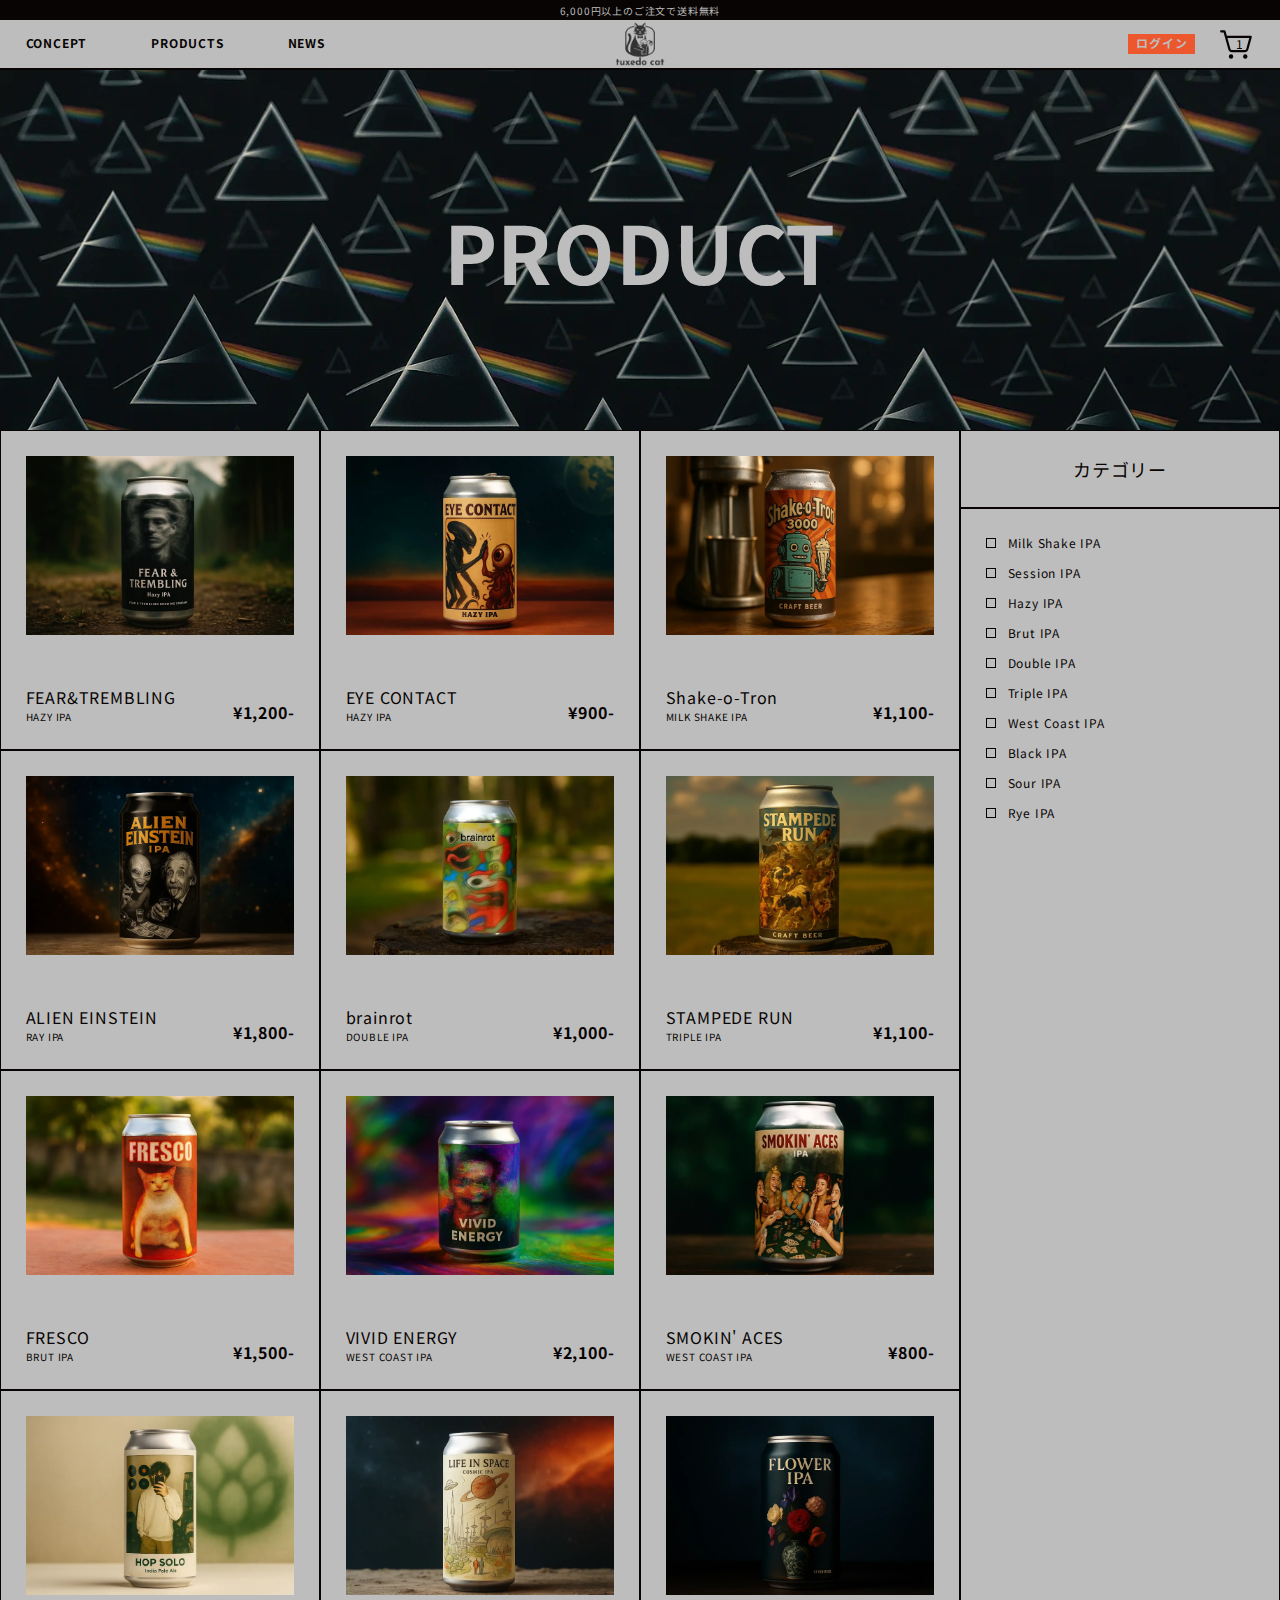
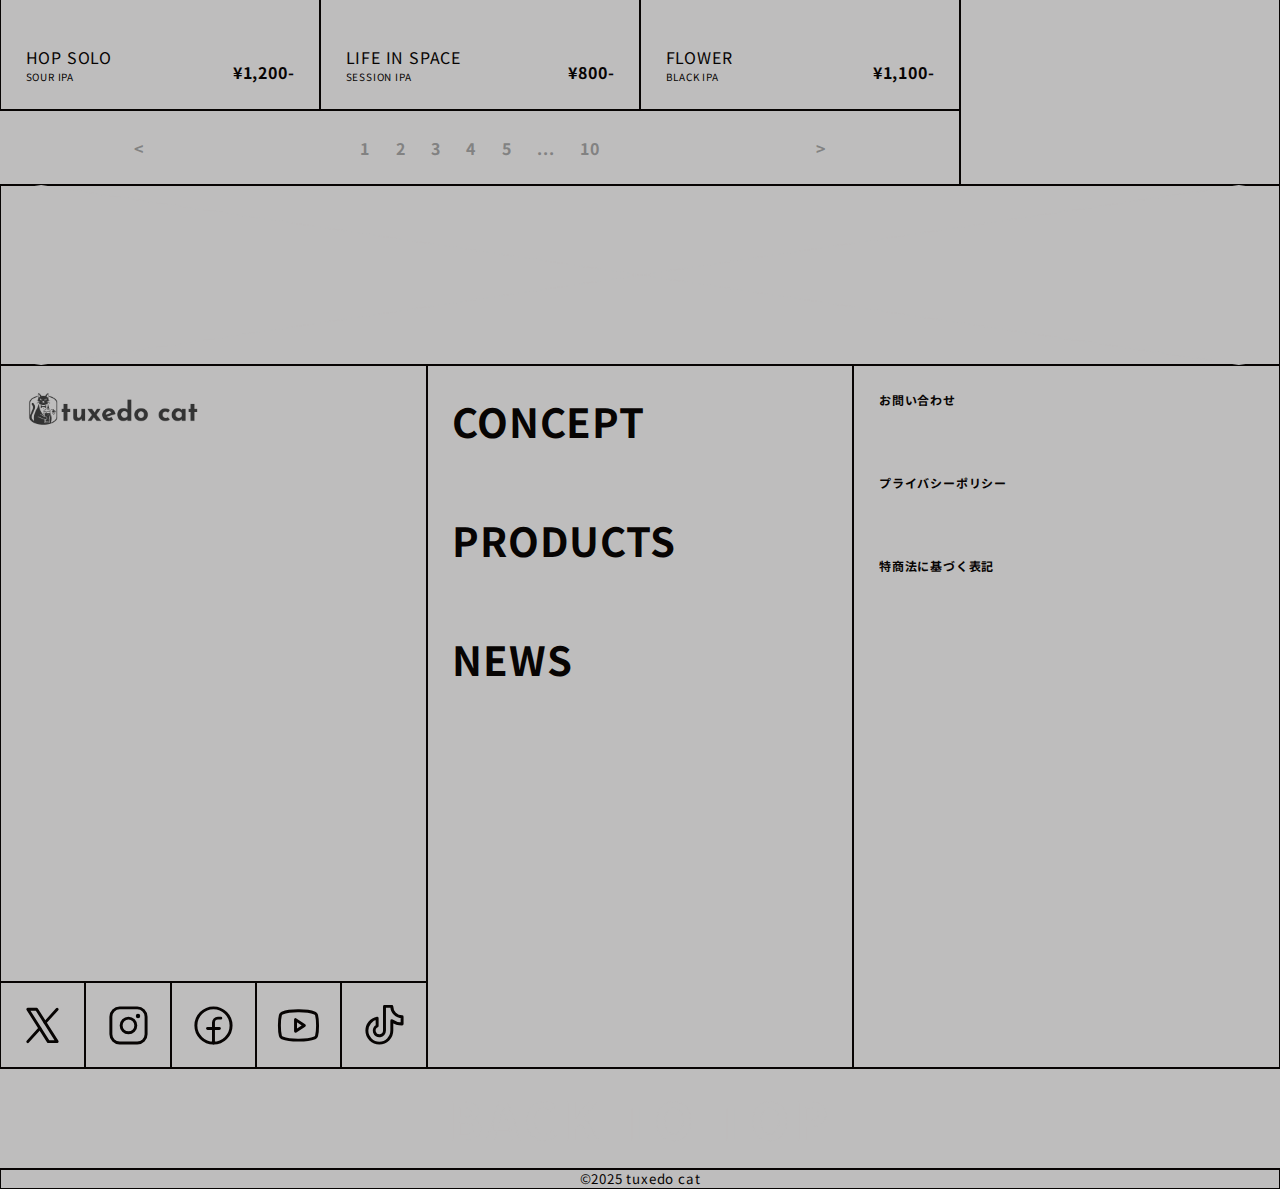
<file: product.html>
<!DOCTYPE html>
<html lang="ja">

<head>
    <meta charset="UTF-8" />
    <meta name="viewport" content="width=device-width, initial-scale=1.0" />
    <title>商品一覧 | タキシード猫</title>
    <meta name="description" content="タキシード猫はIPA専門のセレクトショップです。" />
    <meta name="format-detection" content="telephone=no" />

    <!-- favicon -->
    <link rel="shortcut icon" href="img/logo/favicon.png" />
    <link rel="apple-touch-icon" href="img/logo/favicon.png" />

    <!-- googlefonts -->
    <link rel="preconnect" href="https://fonts.googleapis.com" />
    <link rel="preconnect" href="https://fonts.gstatic.com" crossorigin />
    <link
        href="https://fonts.googleapis.com/css2?family=Noto+Sans+JP:wght@100..900&family=Oswald:wght@200..700&display=swap"
        rel="stylesheet" />

    <!-- css -->
    <link rel="stylesheet" href="css/base/reset.css" />
    <link rel="stylesheet" href="css/base/variables.css" />
    <link rel="stylesheet" href="css/base/base.css" />
    <link rel="stylesheet" href="css/layout/header.css" />
    <link rel="stylesheet" href="css/layout/footer.css" />
    <link rel="stylesheet" href="css/layout/section.css" />
    <link rel="stylesheet" href="css/component/button.css" />
    <link rel="stylesheet" href="css/component/title.css" />
    <link rel="stylesheet" href="css/component/card.css" />
    <link rel="stylesheet" href="css/component/nav.css" />
    <link rel="stylesheet" href="css/component/space.css" />

    <link rel="stylesheet" href="css/pages/product/product.css" />

    <link rel="stylesheet" href="css/animation/animation.css" />
</head>

<body id="top">
    <!-- header -->
    <header class="header">
        <div class="header-banner">
            <p class="header-banner-text">6,000円以上のご注文で送料無料</p>
        </div>
        <div class="header-outer">
            <div class="header-humburger">
                <div class="hamburger-menu" id="hamburger">
                    <span class="bar bar-1"></span>
                    <span class="bar bar-2"></span>
                    <span class="bar bar-3"></span>
                </div>
                <nav class="header-humburger-nav overlay-menu" id="menuOverlay">
                    <ul class="c-button-rotate">
                        <li class="c-button-rotate-outer">
                            <a href="index.html#concept" class="c-button-rotate-inner c-button-rotate-inner_large">
                                <div class="c-button-rotate-text c-button-rotate-text_top c-button-rotate-text_large">
                                    concept
                                </div>
                                <div
                                    class="c-button-rotate-text c-button-rotate-text_bottom c-button-rotate-text_large">
                                    concept
                                </div>
                            </a>
                        </li>
                        <li class="c-button-rotate-outer">
                            <a href="product.html" class="c-button-rotate-inner c-button-rotate-inner_large">
                                <div class="c-button-rotate-text c-button-rotate-text_top c-button-rotate-text_large">
                                    products
                                </div>
                                <div
                                    class="c-button-rotate-text c-button-rotate-text_bottom c-button-rotate-text_large">
                                    products
                                </div>
                            </a>
                        </li>
                        <li class="c-button-rotate-outer">
                            <a href="news.html" class="c-button-rotate-inner c-button-rotate-inner_large">
                                <div class="c-button-rotate-text c-button-rotate-text_top c-button-rotate-text_large">
                                    news
                                </div>
                                <div
                                    class="c-button-rotate-text c-button-rotate-text_bottom c-button-rotate-text_large">
                                    news
                                </div>
                            </a>
                        </li>
                    </ul>
                    <ul class="c-button-rotate">
                        <li class="c-button-rotate-outer">
                            <a href="contact.html" class="c-button-rotate-inner">
                                <div class="c-button-rotate-text c-button-rotate-text_top">お問い合わせ</div>
                                <div class="c-button-rotate-text c-button-rotate-text_bottom">お問い合わせ</div>
                            </a>
                        </li>
                        <li class="c-button-rotate-outer">
                            <a href="privacy.html" class="c-button-rotate-inner">
                                <div class="c-button-rotate-text c-button-rotate-text_top">プライバシーポリシー</div>
                                <div class="c-button-rotate-text c-button-rotate-text_bottom">プライバシーポリシー</div>
                            </a>
                        </li>
                        <li class="c-button-rotate-outer">
                            <a href="tokushoho.html" class="c-button-rotate-inner">
                                <div class="c-button-rotate-text c-button-rotate-text_top">特商法に基づく表記</div>
                                <div class="c-button-rotate-text c-button-rotate-text_bottom">特商法に基づく表記</div>
                            </a>
                        </li>
                    </ul>
                </nav>

                <nav class="header-nav">
                    <ul class="c-button-rotate">
                        <li class="c-button-rotate-outer">
                            <a href="index.html#concept" class="c-button-rotate-inner">
                                <div class="c-button-rotate-text c-button-rotate-text_top">concept</div>
                                <div class="c-button-rotate-text c-button-rotate-text_bottom">concept</div>
                            </a>
                        </li>
                        <li class="c-button-rotate-outer">
                            <a href="product.html" class="c-button-rotate-inner">
                                <div class="c-button-rotate-text c-button-rotate-text_top">products</div>
                                <div class="c-button-rotate-text c-button-rotate-text_bottom">products</div>
                            </a>
                        </li>
                        <li class="c-button-rotate-outer">
                            <a href="news.html" class="c-button-rotate-inner">
                                <div class="c-button-rotate-text c-button-rotate-text_top">news</div>
                                <div class="c-button-rotate-text c-button-rotate-text_bottom">news</div>
                            </a>
                        </li>
                    </ul>
                </nav>
            </div>

            <a class="header-logo" href="index.html#top">
                <img src="img/logo/logo1.png" alt="タキシード猫" width="1024" height="498" />
            </a>
            <ul class="header-list">
                <li>
                    <a href="login.html" class="c-button-rotate-outer">
                        <div class="c-button-rotate-inner c-button-rotate-inner_orange">
                            <div class="c-button-rotate-text c-button-rotate-text_top">ログイン</div>
                            <div class="c-button-rotate-text c-button-rotate-text_bottom">ログイン</div>
                        </div>
                    </a>
                </li>
                <li>
                    <a href="cart.html" class="header-icon">
                        <svg xmlns="http://www.w3.org/2000/svg" viewBox="0 0 256 256">
                            <rect width="256" height="256" fill="none" />
                            <circle cx="88" cy="216" r="16" />
                            <circle cx="192" cy="216" r="16" />
                            <path
                                d="M16,32H40L76.75,164.28A16,16,0,0,0,92.16,176H191a16,16,0,0,0,15.42-11.72L232,72H51.11"
                                fill="none" stroke="currentColor" stroke-linecap="round" stroke-linejoin="round"
                                stroke-width="16" />
                        </svg>
                        <span>1</span>
                    </a>
                </li>
            </ul>
        </div>
    </header>
    <!-- header -->

    <main>
        <!-- product -->
        <section class="product l-section-top">
            <div class="c-title-level2-wrap c-title-level2-wrap_news">
                <h2 class="c-title-level2">product</h2>
            </div>
            <div class="product-container">
                <div class="c-card2-list">
                    <a href="product-single.html" class="c-card2">
                        <picture class="c-card2-thumbnail">
                            <source srcset="img/product/beer04/product-thumbnail04.webp" media="(min-width: 769px)"
                                type="image/webp" />
                            <img src="img/product/beer04/product-thumbnail04.jpg" alt="クラフトビールのサムネイル" width="1563"
                                height="1024" />
                        </picture>
                        <div class="c-card2-box">
                            <div>
                                <p class="c-card2-name">FEAR&TREMBLING</p>
                                <p class="c-card2-category">hazy ipa</p>
                            </div>
                            <p class="c-card2-price">¥1,200-</p>
                        </div>
                    </a>
                    <a href="product-single.html" class="c-card2">
                        <picture class="c-card2-thumbnail">
                            <source srcset="img/product/beer20/product-thumbnail20.webp" media="(min-width: 769px)"
                                type="image/webp" />
                            <img src="img/product/beer20/product-thumbnail20.jpg" alt="クラフトビールのサムネイル" width="1563"
                                height="1024" />
                        </picture>
                        <div class="c-card2-box">
                            <div>
                                <p class="c-card2-name">EYE CONTACT</p>
                                <p class="c-card2-category">hazy ipa</p>
                            </div>
                            <p class="c-card2-price">¥900-</p>
                        </div>
                    </a>
                    <a href="product-single.html" class="c-card2">
                        <picture class="c-card2-thumbnail">
                            <source srcset="img/product/beer06/product-thumbnail06.webp" media="(min-width: 769px)"
                                type="image/webp" />
                            <img src="img/product/beer06/product-thumbnail06.jpg" alt="クラフトビールのサムネイル" width="1563"
                                height="1024" />
                        </picture>
                        <div class="c-card2-box">
                            <div>
                                <p class="c-card2-name">Shake-o-Tron</p>
                                <p class="c-card2-category">milk shake ipa</p>
                            </div>
                            <p class="c-card2-price">¥1,100-</p>
                        </div>
                    </a>
                    <a href="product-single.html" class="c-card2">
                        <picture class="c-card2-thumbnail">
                            <source srcset="img/product/beer07/product-thumbnail07.webp" media="(min-width: 769px)"
                                type="image/webp" />
                            <img src="img/product/beer07/product-thumbnail07.jpg" alt="クラフトビールのサムネイル" width="1563"
                                height="1024" />
                        </picture>
                        <div class="c-card2-box">
                            <div>
                                <p class="c-card2-name">ALIEN EINSTEIN</p>
                                <p class="c-card2-category">ray ipa</p>
                            </div>
                            <p class="c-card2-price">¥1,800-</p>
                        </div>
                    </a>
                    <a href="product-single.html" class="c-card2">
                        <picture class="c-card2-thumbnail">
                            <source srcset="img/product/beer08/product-thumbnail08.webp" media="(min-width: 769px)"
                                type="image/webp" />
                            <img src="img/product/beer08/product-thumbnail08.jpg" alt="クラフトビールのサムネイル" width="1563"
                                height="1024" />
                        </picture>
                        <div class="c-card2-box">
                            <div>
                                <p class="c-card2-name">brainrot</p>
                                <p class="c-card2-category">double ipa</p>
                            </div>
                            <p class="c-card2-price">¥1,000-</p>
                        </div>
                    </a>
                    <a href="product-single.html" class="c-card2">
                        <picture class="c-card2-thumbnail">
                            <source srcset="img/product/beer09/product-thumbnail09.webp" media="(min-width: 769px)"
                                type="image/webp" />
                            <img src="img/product/beer09/product-thumbnail09.jpg" alt="クラフトビールのサムネイル" width="1563"
                                height="1024" />
                        </picture>
                        <div class="c-card2-box">
                            <div>
                                <p class="c-card2-name">STAMPEDE RUN</p>
                                <p class="c-card2-category">triple ipa</p>
                            </div>
                            <p class="c-card2-price">¥1,100-</p>
                        </div>
                    </a>
                    <a href="product-single.html" class="c-card2">
                        <picture class="c-card2-thumbnail">
                            <source srcset="img/product/beer10/product-thumbnail10.webp" media="(min-width: 769px)"
                                type="image/webp" />
                            <img src="img/product/beer10/product-thumbnail10.jpg" alt="クラフトビールのサムネイル" width="1563"
                                height="1024" />
                        </picture>
                        <div class="c-card2-box">
                            <div>
                                <p class="c-card2-name">FRESCO</p>
                                <p class="c-card2-category">brut ipa</p>
                            </div>
                            <p class="c-card2-price">¥1,500-</p>
                        </div>
                    </a>
                    <a href="product-single.html" class="c-card2">
                        <picture class="c-card2-thumbnail">
                            <source srcset="img/product/beer11/product-thumbnail11.webp" media="(min-width: 769px)"
                                type="image/webp" />
                            <img src="img/product/beer11/product-thumbnail11.jpg" alt="クラフトビールのサムネイル" width="1563"
                                height="1024" />
                        </picture>
                        <div class="c-card2-box">
                            <div>
                                <p class="c-card2-name">VIVID ENERGY</p>
                                <p class="c-card2-category">west coast ipa</p>
                            </div>
                            <p class="c-card2-price">¥2,100-</p>
                        </div>
                    </a>
                    <a href="product-single.html" class="c-card2">
                        <picture class="c-card2-thumbnail">
                            <source srcset="img/product/beer12/product-thumbnail12.webp" media="(min-width: 769px)"
                                type="image/webp" />
                            <img src="img/product/beer12/product-thumbnail12.jpg" alt="クラフトビールのサムネイル" width="1563"
                                height="1024" />
                        </picture>
                        <div class="c-card2-box">
                            <div>
                                <p class="c-card2-name">SMOKIN' ACES</p>
                                <p class="c-card2-category">west coast ipa</p>
                            </div>
                            <p class="c-card2-price">¥800-</p>
                        </div>
                    </a>
                    <a href="product-single.html" class="c-card2">
                        <picture class="c-card2-thumbnail">
                            <source srcset="img/product/beer13/product-thumbnail13.webp" media="(min-width: 769px)"
                                type="image/webp" />
                            <img src="img/product/beer13/product-thumbnail13.jpg" alt="クラフトビールのサムネイル" width="1563"
                                height="1024" />
                        </picture>
                        <div class="c-card2-box">
                            <div>
                                <p class="c-card2-name">HOP SOLO</p>
                                <p class="c-card2-category">sour ipa</p>
                            </div>
                            <p class="c-card2-price">¥1,200-</p>
                        </div>
                    </a>
                    <a href="product-single.html" class="c-card2">
                        <picture class="c-card2-thumbnail">
                            <source srcset="img/product/beer03/product-thumbnail03.webp" media="(min-width: 769px)"
                                type="image/webp" />
                            <img src="img/product/beer03/product-thumbnail03.jpg" alt="クラフトビールのサムネイル" width="1563"
                                height="1024" />
                        </picture>
                        <div class="c-card2-box">
                            <div>
                                <p class="c-card2-name">LIFE IN SPACE</p>
                                <p class="c-card2-category">session ipa</p>
                            </div>
                            <p class="c-card2-price">¥800-</p>
                        </div>
                    </a>
                    <a href="product-single.html" class="c-card2">
                        <picture class="c-card2-thumbnail">
                            <source srcset="img/product/beer15/product-thumbnail15.webp" media="(min-width: 769px)"
                                type="image/webp" />
                            <img src="img/product/beer15/product-thumbnail15.jpg" alt="クラフトビールのサムネイル" width="1563"
                                height="1024" />
                        </picture>
                        <div class="c-card2-box">
                            <div>
                                <p class="c-card2-name">FLOWER</p>
                                <p class="c-card2-category">black ipa</p>
                            </div>
                            <p class="c-card2-price">¥1,100-</p>
                        </div>
                    </a>

                    <div class="c-pagination">
                        <a href="#" class="prev">&lt;</a>
                        <div>
                            <a href="#" class="active">1</a>
                            <a href="#">2</a>
                            <a href="#">3</a>
                            <a href="#">4</a>
                            <a href="#">5</a>
                            <span>...</span>
                            <a href="#">10</a>
                        </div>
                        <a href="#" class="next">&gt;</a>
                    </div>
                </div>
                <nav class="c-nav">
                    <h4 class="c-nav-title">カテゴリー</h4>
                    <form action="" class="c-nav-list">
                        <div class="c-nav-checkbox">
                            <input type="checkbox" id="milkshake" value="milkshake" />
                            <label for="milkshake">Milk Shake IPA</label>
                        </div>
                        <div class="c-nav-checkbox">
                            <input type="checkbox" id="session" value="session" />
                            <label for="session">Session IPA</label>
                        </div>
                        <div class="c-nav-checkbox">
                            <input type="checkbox" id="hazy" value="hazy" />
                            <label for="hazy">Hazy IPA</label>
                        </div>
                        <div class="c-nav-checkbox">
                            <input type="checkbox" id="brut" value="brut" />
                            <label for="brut">Brut IPA</label>
                        </div>
                        <div class="c-nav-checkbox">
                            <input type="checkbox" id="double" value="double" />
                            <label for="double">Double IPA</label>
                        </div>
                        <div class="c-nav-checkbox">
                            <input type="checkbox" id="triple" value="triple" />
                            <label for="triple">Triple IPA</label>
                        </div>
                        <div class="c-nav-checkbox">
                            <input type="checkbox" id="westcoast" value="westcoast" />
                            <label for="westcoast">West Coast IPA</label>
                        </div>
                        <div class="c-nav-checkbox">
                            <input type="checkbox" id="black" value="black" />
                            <label for="black">Black IPA</label>
                        </div>
                        <div class="c-nav-checkbox">
                            <input type="checkbox" id="sour" value="sour" />
                            <label for="sour">Sour IPA</label>
                        </div>
                        <div class="c-nav-checkbox">
                            <input type="checkbox" id="rye" value="rye" />
                            <label for="rye">Rye IPA</label>
                        </div>
                    </form>
                </nav>
            </div>
        </section>
        <!-- product -->
    </main>

    <!-- footer -->
    <footer class="footer">
        <div class="c-space c-space_primary c-space_img"></div>
        <div class="footer-content">
            <div class="footer-box">
                <a class="footer-logo" href="index.html#top">
                    <img src="img/logo/logo3.png" alt="タキシード猫" width="1024" height="208" />
                </a>
                <div class="footer-sns">
                    <ul>
                        <li class="c-button-rotate-outer">
                            <a href="#" class="c-button-rotate-inner c-button-rotate-inner_sns"
                                aria-label="X(旧Twitter)">
                                <div class="c-button-rotate-text c-button-rotate-text_top">
                                    <svg aria-hidden="true" xmlns="http://www.w3.org/2000/svg" viewBox="0 0 256 256">
                                        <rect width="256" height="256" fill="none" />
                                        <polygon points="48 40 96 40 208 216 160 216 48 40" fill="none"
                                            stroke="currentColor" stroke-linecap="round" stroke-linejoin="round"
                                            stroke-width="16" />
                                        <line x1="113.88" y1="143.53" x2="48" y2="216" fill="none" stroke="currentColor"
                                            stroke-linecap="round" stroke-linejoin="round" stroke-width="16" />
                                        <line x1="208" y1="40" x2="142.12" y2="112.47" fill="none" stroke="currentColor"
                                            stroke-linecap="round" stroke-linejoin="round" stroke-width="16" />
                                    </svg>
                                </div>
                                <div class="c-button-rotate-text c-button-rotate-text_bottom">
                                    <svg xmlns="http://www.w3.org/2000/svg" viewBox="0 0 256 256">
                                        <rect width="256" height="256" fill="none" />
                                        <polygon points="48 40 96 40 208 216 160 216 48 40" fill="none"
                                            stroke="currentColor" stroke-linecap="round" stroke-linejoin="round"
                                            stroke-width="16" />
                                        <line x1="113.88" y1="143.53" x2="48" y2="216" fill="none" stroke="currentColor"
                                            stroke-linecap="round" stroke-linejoin="round" stroke-width="16" />
                                        <line x1="208" y1="40" x2="142.12" y2="112.47" fill="none" stroke="currentColor"
                                            stroke-linecap="round" stroke-linejoin="round" stroke-width="16" />
                                    </svg>
                                </div>
                            </a>
                        </li>
                        <li class="c-button-rotate-outer">
                            <a href="#" class="c-button-rotate-inner c-button-rotate-inner_sns" aria-label="instagram">
                                <div class="c-button-rotate-text c-button-rotate-text_top">
                                    <svg aria-hidden="true" xmlns="http://www.w3.org/2000/svg" viewBox="0 0 256 256">
                                        <rect width="256" height="256" fill="none" />
                                        <circle cx="128" cy="128" r="40" fill="none" stroke="currentColor"
                                            stroke-miterlimit="10" stroke-width="16" />
                                        <rect x="32" y="32" width="192" height="192" rx="48" fill="none"
                                            stroke="currentColor" stroke-linecap="round" stroke-linejoin="round"
                                            stroke-width="16" />
                                        <circle cx="180" cy="76" r="12" />
                                    </svg>
                                </div>
                                <div class="c-button-rotate-text c-button-rotate-text_bottom">
                                    <svg xmlns="http://www.w3.org/2000/svg" viewBox="0 0 256 256">
                                        <rect width="256" height="256" fill="none" />
                                        <circle cx="128" cy="128" r="40" fill="none" stroke="currentColor"
                                            stroke-miterlimit="10" stroke-width="16" />
                                        <rect x="32" y="32" width="192" height="192" rx="48" fill="none"
                                            stroke="currentColor" stroke-linecap="round" stroke-linejoin="round"
                                            stroke-width="16" />
                                        <circle cx="180" cy="76" r="12" />
                                    </svg>
                                </div>
                            </a>
                        </li>
                        <li class="c-button-rotate-outer">
                            <a href="#" class="c-button-rotate-inner c-button-rotate-inner_sns" aria-label="facebook">
                                <div class="c-button-rotate-text c-button-rotate-text_top">
                                    <svg aria-hidden="true" xmlns="http://www.w3.org/2000/svg" viewBox="0 0 256 256">
                                        <rect width="256" height="256" fill="none" />
                                        <circle cx="128" cy="128" r="96" fill="none" stroke="currentColor"
                                            stroke-linecap="round" stroke-linejoin="round" stroke-width="16" />
                                        <path d="M168,88H152a24,24,0,0,0-24,24V224" fill="none" stroke="currentColor"
                                            stroke-linecap="round" stroke-linejoin="round" stroke-width="16" />
                                        <line x1="96" y1="144" x2="160" y2="144" fill="none" stroke="currentColor"
                                            stroke-linecap="round" stroke-linejoin="round" stroke-width="16" />
                                    </svg>
                                </div>
                                <div class="c-button-rotate-text c-button-rotate-text_bottom">
                                    <svg xmlns="http://www.w3.org/2000/svg" viewBox="0 0 256 256">
                                        <rect width="256" height="256" fill="none" />
                                        <circle cx="128" cy="128" r="96" fill="none" stroke="currentColor"
                                            stroke-linecap="round" stroke-linejoin="round" stroke-width="16" />
                                        <path d="M168,88H152a24,24,0,0,0-24,24V224" fill="none" stroke="currentColor"
                                            stroke-linecap="round" stroke-linejoin="round" stroke-width="16" />
                                        <line x1="96" y1="144" x2="160" y2="144" fill="none" stroke="currentColor"
                                            stroke-linecap="round" stroke-linejoin="round" stroke-width="16" />
                                    </svg>
                                </div>
                            </a>
                        </li>
                        <li class="c-button-rotate-outer">
                            <a href="#" class="c-button-rotate-inner c-button-rotate-inner_sns" aria-label="youtube">
                                <div class="c-button-rotate-text c-button-rotate-text_top">
                                    <svg aria-hidden="true" xmlns="http://www.w3.org/2000/svg" viewBox="0 0 256 256">
                                        <rect width="256" height="256" fill="none" />
                                        <polygon points="160 128 112 96 112 160 160 128" fill="none"
                                            stroke="currentColor" stroke-linecap="round" stroke-linejoin="round"
                                            stroke-width="16" />
                                        <path
                                            d="M24,128c0,29.91,3.07,47.45,5.41,56.47A16,16,0,0,0,39,195.42C72.52,208.35,128,208,128,208s55.48.35,89-12.58a16,16,0,0,0,9.63-10.95c2.34-9,5.41-26.56,5.41-56.47s-3.07-47.45-5.41-56.47a16,16,0,0,0-9.63-11C183.48,47.65,128,48,128,48s-55.48-.35-89,12.58a16,16,0,0,0-9.63,11C27.07,80.54,24,98.09,24,128Z"
                                            fill="none" stroke="currentColor" stroke-linecap="round"
                                            stroke-linejoin="round" stroke-width="16" />
                                    </svg>
                                </div>
                                <div class="c-button-rotate-text c-button-rotate-text_bottom">
                                    <svg xmlns="http://www.w3.org/2000/svg" viewBox="0 0 256 256">
                                        <rect width="256" height="256" fill="none" />
                                        <polygon points="160 128 112 96 112 160 160 128" fill="none"
                                            stroke="currentColor" stroke-linecap="round" stroke-linejoin="round"
                                            stroke-width="16" />
                                        <path
                                            d="M24,128c0,29.91,3.07,47.45,5.41,56.47A16,16,0,0,0,39,195.42C72.52,208.35,128,208,128,208s55.48.35,89-12.58a16,16,0,0,0,9.63-10.95c2.34-9,5.41-26.56,5.41-56.47s-3.07-47.45-5.41-56.47a16,16,0,0,0-9.63-11C183.48,47.65,128,48,128,48s-55.48-.35-89,12.58a16,16,0,0,0-9.63,11C27.07,80.54,24,98.09,24,128Z"
                                            fill="none" stroke="currentColor" stroke-linecap="round"
                                            stroke-linejoin="round" stroke-width="16" />
                                    </svg>
                                </div>
                            </a>
                        </li>
                        <li class="c-button-rotate-outer">
                            <a href="#" class="c-button-rotate-inner c-button-rotate-inner_sns" aria-label="tiktok">
                                <div class="c-button-rotate-text c-button-rotate-text_top">
                                    <svg aria-hidden="true" xmlns="http://www.w3.org/2000/svg" viewBox="0 0 256 256">
                                        <rect width="256" height="256" fill="none" />
                                        <path
                                            d="M168,102a95.55,95.55,0,0,0,56,18V80a56,56,0,0,1-56-56H128V156a28,28,0,1,1-40-25.31V88c-31.83,5.67-56,34.54-56,68a68,68,0,0,0,136,0Z"
                                            fill="none" stroke="currentColor" stroke-linecap="round"
                                            stroke-linejoin="round" stroke-width="16" />
                                    </svg>
                                </div>
                                <div class="c-button-rotate-text c-button-rotate-text_bottom">
                                    <svg xmlns="http://www.w3.org/2000/svg" viewBox="0 0 256 256">
                                        <rect width="256" height="256" fill="none" />
                                        <path
                                            d="M168,102a95.55,95.55,0,0,0,56,18V80a56,56,0,0,1-56-56H128V156a28,28,0,1,1-40-25.31V88c-31.83,5.67-56,34.54-56,68a68,68,0,0,0,136,0Z"
                                            fill="none" stroke="currentColor" stroke-linecap="round"
                                            stroke-linejoin="round" stroke-width="16" />
                                    </svg>
                                </div>
                            </a>
                        </li>
                    </ul>
                </div>
            </div>
            <nav class="footer-nav">
                <ul class="c-button-rotate">
                    <li class="c-button-rotate-outer">
                        <a href="index.html#concept" class="c-button-rotate-inner c-button-rotate-inner_large">
                            <div class="c-button-rotate-text c-button-rotate-text_top c-button-rotate-text_large">
                                concept
                            </div>
                            <div class="c-button-rotate-text c-button-rotate-text_bottom c-button-rotate-text_large">
                                concept
                            </div>
                        </a>
                    </li>
                    <li class="c-button-rotate-outer">
                        <a href="product.html" class="c-button-rotate-inner c-button-rotate-inner_large">
                            <div class="c-button-rotate-text c-button-rotate-text_top c-button-rotate-text_large">
                                products
                            </div>
                            <div class="c-button-rotate-text c-button-rotate-text_bottom c-button-rotate-text_large">
                                products
                            </div>
                        </a>
                    </li>
                    <li class="c-button-rotate-outer">
                        <a href="news.html" class="c-button-rotate-inner c-button-rotate-inner_large">
                            <div class="c-button-rotate-text c-button-rotate-text_top c-button-rotate-text_large">
                                news
                            </div>
                            <div class="c-button-rotate-text c-button-rotate-text_bottom c-button-rotate-text_large">
                                news
                            </div>
                        </a>
                    </li>
                </ul>
            </nav>
            <nav class="footer-nav footer-nav_sub">
                <ul class="c-button-rotate">
                    <li class="c-button-rotate-outer">
                        <a href="contact.html" class="c-button-rotate-inner">
                            <div class="c-button-rotate-text c-button-rotate-text_top">お問い合わせ</div>
                            <div class="c-button-rotate-text c-button-rotate-text_bottom">お問い合わせ</div>
                        </a>
                    </li>
                    <li class="c-button-rotate-outer">
                        <a href="privacy.html" class="c-button-rotate-inner">
                            <div class="c-button-rotate-text c-button-rotate-text_top">プライバシーポリシー</div>
                            <div class="c-button-rotate-text c-button-rotate-text_bottom">プライバシーポリシー</div>
                        </a>
                    </li>
                    <li class="c-button-rotate-outer">
                        <a href="tokushoho.html" class="c-button-rotate-inner">
                            <div class="c-button-rotate-text c-button-rotate-text_top">特商法に基づく表記</div>
                            <div class="c-button-rotate-text c-button-rotate-text_bottom">特商法に基づく表記</div>
                        </a>
                    </li>
                </ul>
            </nav>
        </div>
        <a href="index.html#top" class="footer-button">
            <p>back to top</p>
        </a>
        <small class="footer-copy">&copy;2025 tuxedo cat</small>
    </footer>
    <!-- footer -->

    <!-- js -->
    <script src="js/horizontalscroll.js"></script>
    <script src="js/hamburger.js"></script>
    <!-- js -->
</body>

</html>
</file>
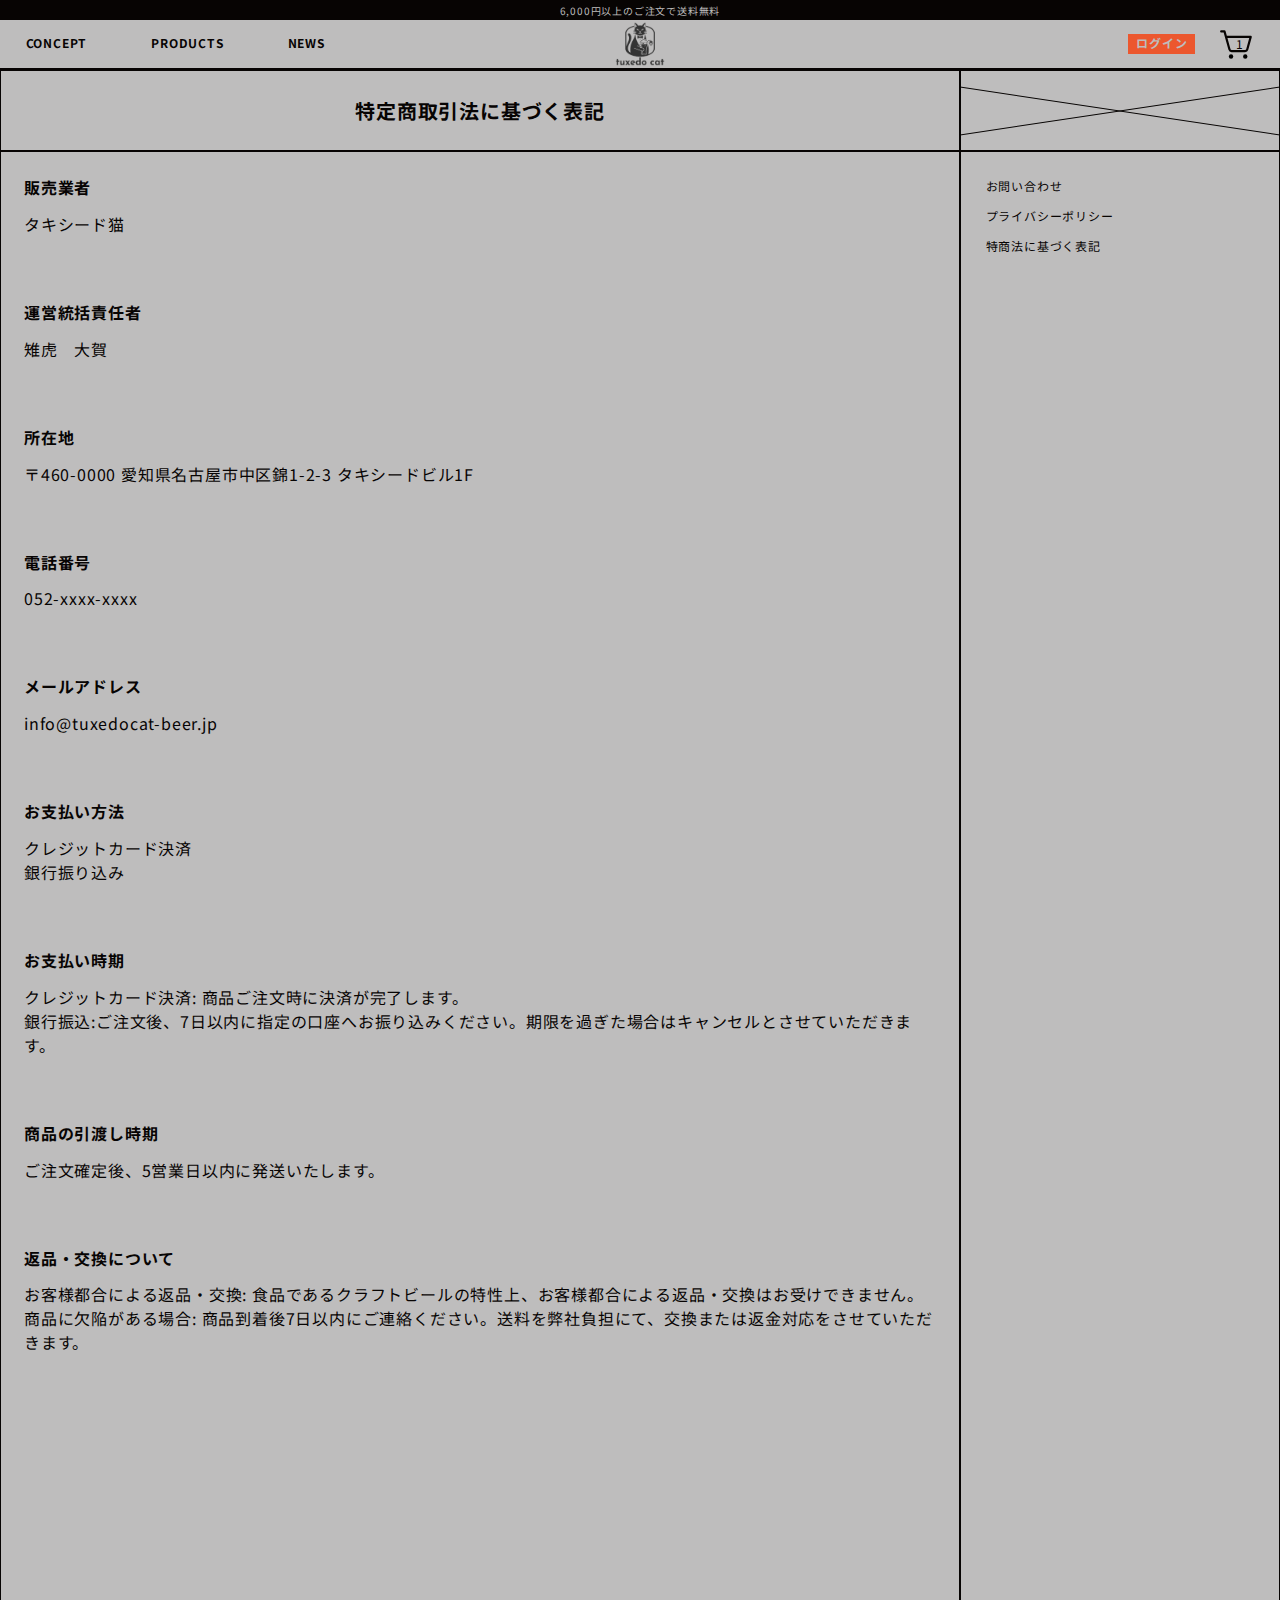
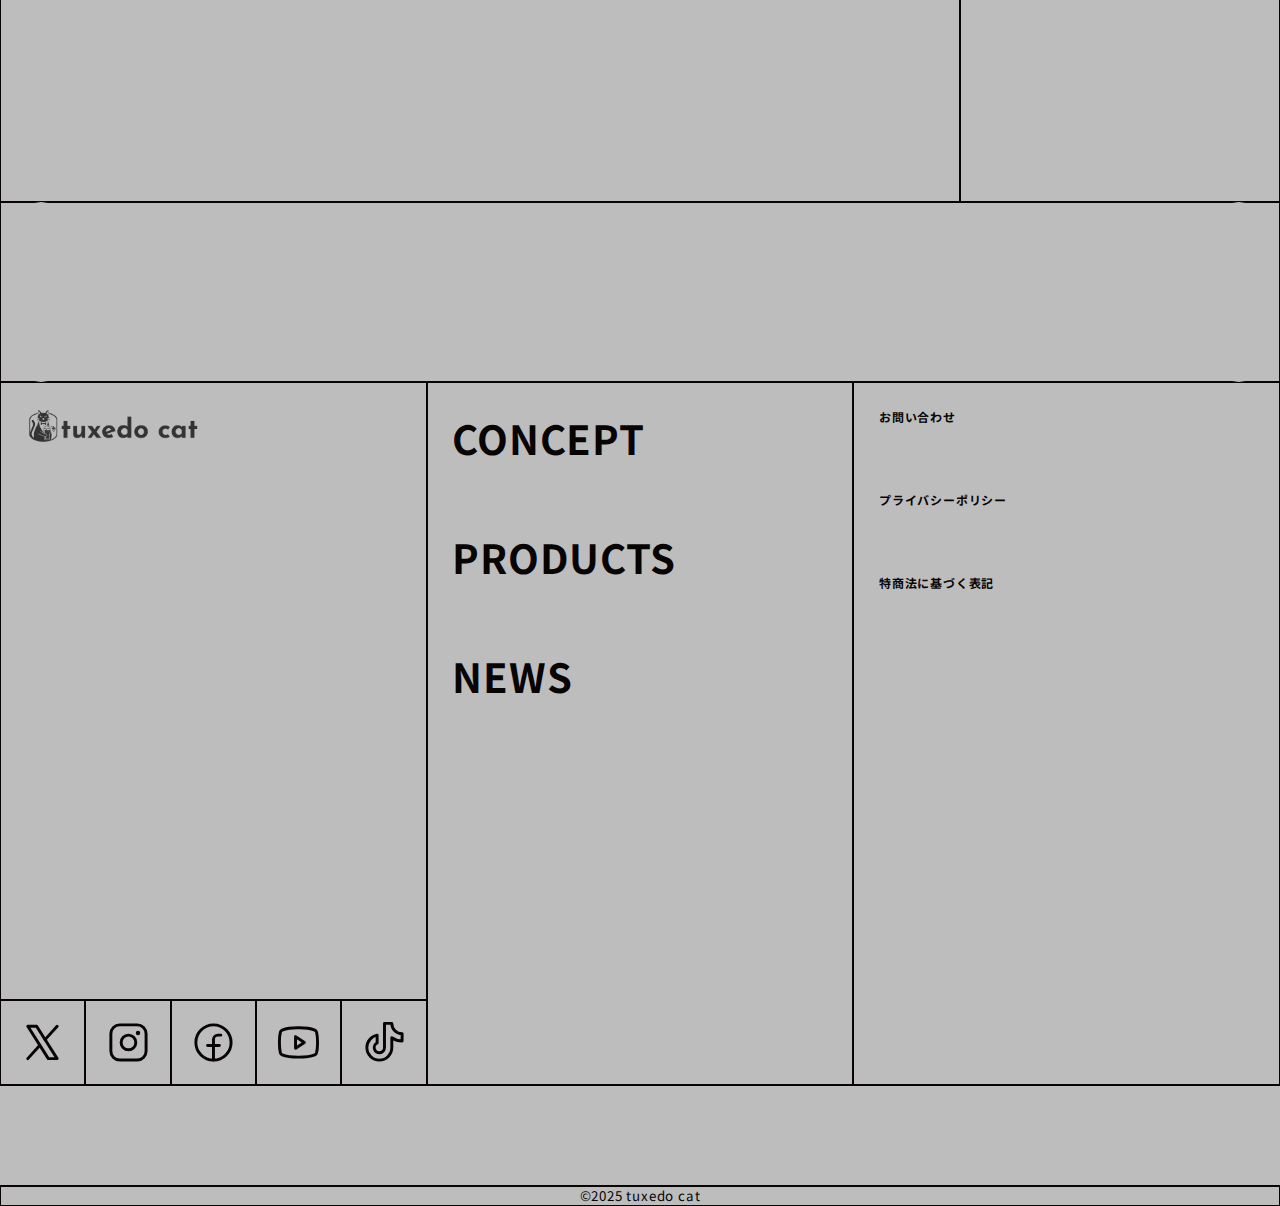
<file: tokushoho.html>
<!DOCTYPE html>
<html lang="ja">

<head>
    <meta charset="UTF-8" />
    <meta name="viewport" content="width=device-width, initial-scale=1.0" />
    <title>タキシード猫</title>
    <meta name="description" content="タキシード猫はIPA専門のセレクトショップです。" />
    <meta name="format-detection" content="telephone=no" />

    <!-- favicon -->
    <link rel="shortcut icon" href="img/logo/favicon.png" />
    <link rel="apple-touch-icon" href="img/logo/favicon.png" />

    <!-- googlefonts -->
    <link rel="preconnect" href="https://fonts.googleapis.com" />
    <link rel="preconnect" href="https://fonts.gstatic.com" crossorigin />
    <link
        href="https://fonts.googleapis.com/css2?family=Noto+Sans+JP:wght@100..900&family=Oswald:wght@200..700&display=swap"
        rel="stylesheet" />

    <!-- css -->
    <link rel="stylesheet" href="css/base/reset.css" />
    <link rel="stylesheet" href="css/base/variables.css" />
    <link rel="stylesheet" href="css/base/base.css" />
    <link rel="stylesheet" href="css/layout/header.css" />
    <link rel="stylesheet" href="css/layout/footer.css" />
    <link rel="stylesheet" href="css/pages/top/top.css" />
    <link rel="stylesheet" href="css/layout/section.css" />
    <link rel="stylesheet" href="css/component/button.css" />
    <link rel="stylesheet" href="css/component/title.css" />
    <link rel="stylesheet" href="css/component/card.css" />
    <link rel="stylesheet" href="css/component/nav.css" />
    <link rel="stylesheet" href="css/component/space.css" />

    <link rel="stylesheet" href="css/pages/tokushoho/tokushoho.css" />

    <link rel="stylesheet" href="css/animation/animation.css" />
</head>

<body>
    <!-- header -->
    <header class="header">
        <div class="header-banner">
            <p class="header-banner-text">6,000円以上のご注文で送料無料</p>
        </div>
        <div class="header-outer">
            <div class="header-humburger">
                <div class="hamburger-menu" id="hamburger">
                    <span class="bar bar-1"></span>
                    <span class="bar bar-2"></span>
                    <span class="bar bar-3"></span>
                </div>
                <nav class="header-humburger-nav overlay-menu" id="menuOverlay">
                    <ul class="c-button-rotate">
                        <li class="c-button-rotate-outer">
                            <a href="index.html#concept" class="c-button-rotate-inner c-button-rotate-inner_large">
                                <div class="c-button-rotate-text c-button-rotate-text_top c-button-rotate-text_large">
                                    concept
                                </div>
                                <div
                                    class="c-button-rotate-text c-button-rotate-text_bottom c-button-rotate-text_large">
                                    concept
                                </div>
                            </a>
                        </li>
                        <li class="c-button-rotate-outer">
                            <a href="product.html" class="c-button-rotate-inner c-button-rotate-inner_large">
                                <div class="c-button-rotate-text c-button-rotate-text_top c-button-rotate-text_large">
                                    products
                                </div>
                                <div
                                    class="c-button-rotate-text c-button-rotate-text_bottom c-button-rotate-text_large">
                                    products
                                </div>
                            </a>
                        </li>
                        <li class="c-button-rotate-outer">
                            <a href="news.html" class="c-button-rotate-inner c-button-rotate-inner_large">
                                <div class="c-button-rotate-text c-button-rotate-text_top c-button-rotate-text_large">
                                    news
                                </div>
                                <div
                                    class="c-button-rotate-text c-button-rotate-text_bottom c-button-rotate-text_large">
                                    news
                                </div>
                            </a>
                        </li>
                    </ul>
                    <ul class="c-button-rotate">
                        <li class="c-button-rotate-outer">
                            <a href="contact.html" class="c-button-rotate-inner">
                                <div class="c-button-rotate-text c-button-rotate-text_top">お問い合わせ</div>
                                <div class="c-button-rotate-text c-button-rotate-text_bottom">お問い合わせ</div>
                            </a>
                        </li>
                        <li class="c-button-rotate-outer">
                            <a href="privacy.html" class="c-button-rotate-inner">
                                <div class="c-button-rotate-text c-button-rotate-text_top">プライバシーポリシー</div>
                                <div class="c-button-rotate-text c-button-rotate-text_bottom">プライバシーポリシー</div>
                            </a>
                        </li>
                        <li class="c-button-rotate-outer">
                            <a href="tokushoho.html" class="c-button-rotate-inner">
                                <div class="c-button-rotate-text c-button-rotate-text_top">特商法に基づく表記</div>
                                <div class="c-button-rotate-text c-button-rotate-text_bottom">特商法に基づく表記</div>
                            </a>
                        </li>
                    </ul>
                </nav>

                <nav class="header-nav">
                    <ul class="c-button-rotate">
                        <li class="c-button-rotate-outer">
                            <a href="index.html#concept" class="c-button-rotate-inner">
                                <div class="c-button-rotate-text c-button-rotate-text_top">concept</div>
                                <div class="c-button-rotate-text c-button-rotate-text_bottom">concept</div>
                            </a>
                        </li>
                        <li class="c-button-rotate-outer">
                            <a href="product.html" class="c-button-rotate-inner">
                                <div class="c-button-rotate-text c-button-rotate-text_top">products</div>
                                <div class="c-button-rotate-text c-button-rotate-text_bottom">products</div>
                            </a>
                        </li>
                        <li class="c-button-rotate-outer">
                            <a href="news.html" class="c-button-rotate-inner">
                                <div class="c-button-rotate-text c-button-rotate-text_top">news</div>
                                <div class="c-button-rotate-text c-button-rotate-text_bottom">news</div>
                            </a>
                        </li>
                    </ul>
                </nav>
            </div>

            <a class="header-logo" href="index.html#top">
                <img src="img/logo/logo1.png" alt="タキシード猫" width="1024" height="498" />
            </a>
            <ul class="header-list">
                <li>
                    <a href="login.html" class="c-button-rotate-outer">
                        <div class="c-button-rotate-inner c-button-rotate-inner_orange">
                            <div class="c-button-rotate-text c-button-rotate-text_top">ログイン</div>
                            <div class="c-button-rotate-text c-button-rotate-text_bottom">ログイン</div>
                        </div>
                    </a>
                </li>
                <li>
                    <a href="cart.html" class="header-icon">
                        <svg xmlns="http://www.w3.org/2000/svg" viewBox="0 0 256 256">
                            <rect width="256" height="256" fill="none" />
                            <circle cx="88" cy="216" r="16" />
                            <circle cx="192" cy="216" r="16" />
                            <path
                                d="M16,32H40L76.75,164.28A16,16,0,0,0,92.16,176H191a16,16,0,0,0,15.42-11.72L232,72H51.11"
                                fill="none" stroke="currentColor" stroke-linecap="round" stroke-linejoin="round"
                                stroke-width="16" />
                        </svg>
                        <span>1</span>
                    </a>
                </li>
            </ul>
        </div>
    </header>
    <!-- header -->

    <main class="main">
        <!-- tokushoho -->
        <section class="tokushoho l-section-top">
            <div class="c-title-level3-wrap">
                <h3 class="c-title-level3">特定商取引法に基づく表記</h3>
                <div class="c-space c-space_hidden"></div>
            </div>
            <div class="tokushoho-inner">
                <div class="tokushoho-list">
                    <table>
                        <tbody>
                            <tr>
                                <th>販売業者</th>
                                <td>タキシード猫</td>
                            </tr>
                            <tr>
                                <th>運営統括責任者</th>
                                <td>雉虎　大賀</td>
                            </tr>
                            <tr>
                                <th>所在地</th>
                                <td>〒460-0000 愛知県名古屋市中区錦1-2-3 タキシードビル1F</td>
                            </tr>
                            <tr>
                                <th>電話番号</th>
                                <td>052-xxxx-xxxx</td>
                            </tr>
                            <tr>
                                <th>メールアドレス</th>
                                <td>info@tuxedocat-beer.jp</td>
                            </tr>
                            <tr>
                                <th>お支払い方法</th>
                                <td>
                                    <ul>
                                        <li>クレジットカード決済</li>
                                        <li>銀行振り込み</li>
                                    </ul>
                                </td>
                            </tr>
                            <tr>
                                <th>お支払い時期</th>
                                <td>
                                    <ul>
                                        <li>クレジットカード決済: 商品ご注文時に決済が完了します。</li>
                                        <li>
                                            銀行振込:ご注文後、7日以内に指定の口座へお振り込みください。期限を過ぎた場合はキャンセルとさせていただきます。
                                        </li>
                                    </ul>
                                </td>
                            </tr>
                            <tr>
                                <th>商品の引渡し時期</th>
                                <td>ご注文確定後、5営業日以内に発送いたします。</td>
                            </tr>
                            <tr>
                                <th>返品・交換について</th>
                                <td>
                                    <ul>
                                        <li>
                                            お客様都合による返品・交換:
                                            食品であるクラフトビールの特性上、お客様都合による返品・交換はお受けできません。
                                        </li>
                                        <li>
                                            商品に欠陥がある場合:
                                            商品到着後7日以内にご連絡ください。送料を弊社負担にて、交換または返金対応をさせていただきます。
                                        </li>
                                    </ul>
                                </td>
                            </tr>
                        </tbody>
                    </table>
                </div>
                <nav class="c-nav c-nav_hidden">
                    <ul class="c-nav-list">
                        <li><a href="contact.html">お問い合わせ</a></li>
                        <li><a href="privacy.html">プライバシーポリシー</a></li>
                        <li><a href="tokushoho.html">特商法に基づく表記</a></li>
                    </ul>
                </nav>
            </div>
        </section>
        <!-- tokushoho -->
    </main>

    <!-- footer -->
    <footer class="footer">
        <div class="c-space c-space_primary c-space_img"></div>
        <div class="footer-content">
            <div class="footer-box">
                <a class="footer-logo" href="index.html#top">
                    <img src="img/logo/logo3.png" alt="タキシード猫" width="1024" height="208" />
                </a>
                <div class="footer-sns">
                    <ul>
                        <li class="c-button-rotate-outer">
                            <a href="#" class="c-button-rotate-inner c-button-rotate-inner_sns"
                                aria-label="X(旧Twitter)">
                                <div class="c-button-rotate-text c-button-rotate-text_top">
                                    <svg aria-hidden="true" xmlns="http://www.w3.org/2000/svg" viewBox="0 0 256 256">
                                        <rect width="256" height="256" fill="none" />
                                        <polygon points="48 40 96 40 208 216 160 216 48 40" fill="none"
                                            stroke="currentColor" stroke-linecap="round" stroke-linejoin="round"
                                            stroke-width="16" />
                                        <line x1="113.88" y1="143.53" x2="48" y2="216" fill="none" stroke="currentColor"
                                            stroke-linecap="round" stroke-linejoin="round" stroke-width="16" />
                                        <line x1="208" y1="40" x2="142.12" y2="112.47" fill="none" stroke="currentColor"
                                            stroke-linecap="round" stroke-linejoin="round" stroke-width="16" />
                                    </svg>
                                </div>
                                <div class="c-button-rotate-text c-button-rotate-text_bottom">
                                    <svg xmlns="http://www.w3.org/2000/svg" viewBox="0 0 256 256">
                                        <rect width="256" height="256" fill="none" />
                                        <polygon points="48 40 96 40 208 216 160 216 48 40" fill="none"
                                            stroke="currentColor" stroke-linecap="round" stroke-linejoin="round"
                                            stroke-width="16" />
                                        <line x1="113.88" y1="143.53" x2="48" y2="216" fill="none" stroke="currentColor"
                                            stroke-linecap="round" stroke-linejoin="round" stroke-width="16" />
                                        <line x1="208" y1="40" x2="142.12" y2="112.47" fill="none" stroke="currentColor"
                                            stroke-linecap="round" stroke-linejoin="round" stroke-width="16" />
                                    </svg>
                                </div>
                            </a>
                        </li>
                        <li class="c-button-rotate-outer">
                            <a href="#" class="c-button-rotate-inner c-button-rotate-inner_sns" aria-label="instagram">
                                <div class="c-button-rotate-text c-button-rotate-text_top">
                                    <svg aria-hidden="true" xmlns="http://www.w3.org/2000/svg" viewBox="0 0 256 256">
                                        <rect width="256" height="256" fill="none" />
                                        <circle cx="128" cy="128" r="40" fill="none" stroke="currentColor"
                                            stroke-miterlimit="10" stroke-width="16" />
                                        <rect x="32" y="32" width="192" height="192" rx="48" fill="none"
                                            stroke="currentColor" stroke-linecap="round" stroke-linejoin="round"
                                            stroke-width="16" />
                                        <circle cx="180" cy="76" r="12" />
                                    </svg>
                                </div>
                                <div class="c-button-rotate-text c-button-rotate-text_bottom">
                                    <svg xmlns="http://www.w3.org/2000/svg" viewBox="0 0 256 256">
                                        <rect width="256" height="256" fill="none" />
                                        <circle cx="128" cy="128" r="40" fill="none" stroke="currentColor"
                                            stroke-miterlimit="10" stroke-width="16" />
                                        <rect x="32" y="32" width="192" height="192" rx="48" fill="none"
                                            stroke="currentColor" stroke-linecap="round" stroke-linejoin="round"
                                            stroke-width="16" />
                                        <circle cx="180" cy="76" r="12" />
                                    </svg>
                                </div>
                            </a>
                        </li>
                        <li class="c-button-rotate-outer">
                            <a href="#" class="c-button-rotate-inner c-button-rotate-inner_sns" aria-label="facebook">
                                <div class="c-button-rotate-text c-button-rotate-text_top">
                                    <svg aria-hidden="true" xmlns="http://www.w3.org/2000/svg" viewBox="0 0 256 256">
                                        <rect width="256" height="256" fill="none" />
                                        <circle cx="128" cy="128" r="96" fill="none" stroke="currentColor"
                                            stroke-linecap="round" stroke-linejoin="round" stroke-width="16" />
                                        <path d="M168,88H152a24,24,0,0,0-24,24V224" fill="none" stroke="currentColor"
                                            stroke-linecap="round" stroke-linejoin="round" stroke-width="16" />
                                        <line x1="96" y1="144" x2="160" y2="144" fill="none" stroke="currentColor"
                                            stroke-linecap="round" stroke-linejoin="round" stroke-width="16" />
                                    </svg>
                                </div>
                                <div class="c-button-rotate-text c-button-rotate-text_bottom">
                                    <svg xmlns="http://www.w3.org/2000/svg" viewBox="0 0 256 256">
                                        <rect width="256" height="256" fill="none" />
                                        <circle cx="128" cy="128" r="96" fill="none" stroke="currentColor"
                                            stroke-linecap="round" stroke-linejoin="round" stroke-width="16" />
                                        <path d="M168,88H152a24,24,0,0,0-24,24V224" fill="none" stroke="currentColor"
                                            stroke-linecap="round" stroke-linejoin="round" stroke-width="16" />
                                        <line x1="96" y1="144" x2="160" y2="144" fill="none" stroke="currentColor"
                                            stroke-linecap="round" stroke-linejoin="round" stroke-width="16" />
                                    </svg>
                                </div>
                            </a>
                        </li>
                        <li class="c-button-rotate-outer">
                            <a href="#" class="c-button-rotate-inner c-button-rotate-inner_sns" aria-label="youtube">
                                <div class="c-button-rotate-text c-button-rotate-text_top">
                                    <svg aria-hidden="true" xmlns="http://www.w3.org/2000/svg" viewBox="0 0 256 256">
                                        <rect width="256" height="256" fill="none" />
                                        <polygon points="160 128 112 96 112 160 160 128" fill="none"
                                            stroke="currentColor" stroke-linecap="round" stroke-linejoin="round"
                                            stroke-width="16" />
                                        <path
                                            d="M24,128c0,29.91,3.07,47.45,5.41,56.47A16,16,0,0,0,39,195.42C72.52,208.35,128,208,128,208s55.48.35,89-12.58a16,16,0,0,0,9.63-10.95c2.34-9,5.41-26.56,5.41-56.47s-3.07-47.45-5.41-56.47a16,16,0,0,0-9.63-11C183.48,47.65,128,48,128,48s-55.48-.35-89,12.58a16,16,0,0,0-9.63,11C27.07,80.54,24,98.09,24,128Z"
                                            fill="none" stroke="currentColor" stroke-linecap="round"
                                            stroke-linejoin="round" stroke-width="16" />
                                    </svg>
                                </div>
                                <div class="c-button-rotate-text c-button-rotate-text_bottom">
                                    <svg xmlns="http://www.w3.org/2000/svg" viewBox="0 0 256 256">
                                        <rect width="256" height="256" fill="none" />
                                        <polygon points="160 128 112 96 112 160 160 128" fill="none"
                                            stroke="currentColor" stroke-linecap="round" stroke-linejoin="round"
                                            stroke-width="16" />
                                        <path
                                            d="M24,128c0,29.91,3.07,47.45,5.41,56.47A16,16,0,0,0,39,195.42C72.52,208.35,128,208,128,208s55.48.35,89-12.58a16,16,0,0,0,9.63-10.95c2.34-9,5.41-26.56,5.41-56.47s-3.07-47.45-5.41-56.47a16,16,0,0,0-9.63-11C183.48,47.65,128,48,128,48s-55.48-.35-89,12.58a16,16,0,0,0-9.63,11C27.07,80.54,24,98.09,24,128Z"
                                            fill="none" stroke="currentColor" stroke-linecap="round"
                                            stroke-linejoin="round" stroke-width="16" />
                                    </svg>
                                </div>
                            </a>
                        </li>
                        <li class="c-button-rotate-outer">
                            <a href="#" class="c-button-rotate-inner c-button-rotate-inner_sns" aria-label="tiktok">
                                <div class="c-button-rotate-text c-button-rotate-text_top">
                                    <svg aria-hidden="true" xmlns="http://www.w3.org/2000/svg" viewBox="0 0 256 256">
                                        <rect width="256" height="256" fill="none" />
                                        <path
                                            d="M168,102a95.55,95.55,0,0,0,56,18V80a56,56,0,0,1-56-56H128V156a28,28,0,1,1-40-25.31V88c-31.83,5.67-56,34.54-56,68a68,68,0,0,0,136,0Z"
                                            fill="none" stroke="currentColor" stroke-linecap="round"
                                            stroke-linejoin="round" stroke-width="16" />
                                    </svg>
                                </div>
                                <div class="c-button-rotate-text c-button-rotate-text_bottom">
                                    <svg xmlns="http://www.w3.org/2000/svg" viewBox="0 0 256 256">
                                        <rect width="256" height="256" fill="none" />
                                        <path
                                            d="M168,102a95.55,95.55,0,0,0,56,18V80a56,56,0,0,1-56-56H128V156a28,28,0,1,1-40-25.31V88c-31.83,5.67-56,34.54-56,68a68,68,0,0,0,136,0Z"
                                            fill="none" stroke="currentColor" stroke-linecap="round"
                                            stroke-linejoin="round" stroke-width="16" />
                                    </svg>
                                </div>
                            </a>
                        </li>
                    </ul>
                </div>
            </div>
            <nav class="footer-nav">
                <ul class="c-button-rotate">
                    <li class="c-button-rotate-outer">
                        <a href="index.html#concept" class="c-button-rotate-inner c-button-rotate-inner_large">
                            <div class="c-button-rotate-text c-button-rotate-text_top c-button-rotate-text_large">
                                concept</div>
                            <div class="c-button-rotate-text c-button-rotate-text_bottom c-button-rotate-text_large">
                                concept</div>
                        </a>
                    </li>
                    <li class="c-button-rotate-outer">
                        <a href="product.html" class="c-button-rotate-inner c-button-rotate-inner_large">
                            <div class="c-button-rotate-text c-button-rotate-text_top c-button-rotate-text_large">
                                products</div>
                            <div class="c-button-rotate-text c-button-rotate-text_bottom c-button-rotate-text_large">
                                products</div>
                        </a>
                    </li>
                    <li class="c-button-rotate-outer">
                        <a href="news.html" class="c-button-rotate-inner c-button-rotate-inner_large">
                            <div class="c-button-rotate-text c-button-rotate-text_top c-button-rotate-text_large">
                                news</div>
                            <div class="c-button-rotate-text c-button-rotate-text_bottom c-button-rotate-text_large">
                                news</div>
                        </a>
                    </li>
                </ul>
            </nav>
            <nav class="footer-nav footer-nav_sub">
                <ul class="c-button-rotate">
                    <li class="c-button-rotate-outer">
                        <a href="contact.html" class="c-button-rotate-inner">
                            <div class="c-button-rotate-text c-button-rotate-text_top">お問い合わせ</div>
                            <div class="c-button-rotate-text c-button-rotate-text_bottom">お問い合わせ</div>
                        </a>
                    </li>
                    <li class="c-button-rotate-outer">
                        <a href="privacy.html" class="c-button-rotate-inner">
                            <div class="c-button-rotate-text c-button-rotate-text_top">プライバシーポリシー</div>
                            <div class="c-button-rotate-text c-button-rotate-text_bottom">プライバシーポリシー</div>
                        </a>
                    </li>
                    <li class="c-button-rotate-outer">
                        <a href="tokushoho.html" class="c-button-rotate-inner">
                            <div class="c-button-rotate-text c-button-rotate-text_top">特商法に基づく表記</div>
                            <div class="c-button-rotate-text c-button-rotate-text_bottom">特商法に基づく表記</div>
                        </a>
                    </li>
                </ul>
            </nav>
        </div>
        <a href="index.html#top" class="footer-button">
            <p>back to top</p>
        </a>
        <small class="footer-copy">&copy;2025 tuxedo cat</small>
    </footer>
    <!-- footer -->

    <!-- js -->
    <script src="js/horizontalscroll.js"></script>
    <script src="js/hamburger.js"></script>
    <!-- js -->
</body>

</html>
</file>
<file: css/base/variables.css>
/*
base > variables
------------------------------
*/

/* color */
:root {
    --light-gray: #bebdbd;
    --light-gray_opacity: rgba(190, 189, 189, 0.9);
    --dark-gray: #828282;
    --white: #fff;
    --black: #070403;
    --orange: #ec572e;
}

:root {
    --bg-color-base: var(--light-gray);
    --bg-color-base_opacity: var(--light-gray_opacity);
    --bg-color-primary: var(--black);
    --bg-color-secondary: var(--dark-gray);
    --bg-color-tertiary: var(--white);
    --bg-color-accent: var(--orange);

    --border-color-base: var(--black);
    --border-color-primary: var(--light-gray);
    --border-color-secondary: var(--white);
    --border-color-accent: var(--orange);

    --font-color-base: var(--black);
    --font-color-primary: var(--light-gray);
    --font-color-secondary: var(--dark-gray);
    --font-color-tertiary: var(--white);
    --font-color-accent: var(--orange);
}

/* font */
:root {
    --font-famiry-japanese: 'Noto Sans JP', sans-serif;
    --font-famiry-english: 'Oswald', sans-serif;
    --font-famiry-hero: 'Shippori Mincho', serif;
}

/* border */
:root {
    --outline-base: 2px solid var(--border-color-base);
    --outline-offset-base: -1px;
}
</file>
<file: css/base/base.css>
/*
base > base
------------------------------
*/

body {
    background-color: var(--bg-color-base);
    font-family: var(--font-famiry-japanese);
    font-size: clamp(14px, 2vw, 16px);
    color: var(--font-color-base);
    font-weight: normal;
    font-style: normal;
    line-height: 1.5;
    letter-spacing: 0.05rem;
}

a {
    cursor: pointer;
}
</file>
<file: css/layout/header.css>
/*
layout > header
------------------------------
*/

.header {
    position: fixed;
    width: 100vw;
    height: 70px;
    z-index: 995;
}

/* バナー */
.header-banner {
    background-color: var(--bg-color-primary);
    height: 20px;
    display: flex;
    justify-content: center;
    align-items: center;
}

.header-banner-text {
    color: var(--font-color-primary);
    font-size: clamp(8px, 1.5vw, 10px);
}

.header-outer {
    display: grid;
    grid-template-columns: repeat(3, 1fr);
    border-bottom: 2px solid var(--border-color-base);
    background-color: var(--bg-color-base);
    height: 40px;
    padding: 0 2vw;
}

/* ヘッダーメニュー */
.header-nav {
    display: none;
    place-self: center start;
}

.header-nav ul {
    display: flex;
    flex-direction: row;
    gap: 5vw;
}

.header-logo {
    place-self: center;
}

.header-logo img {
    width: 40px;
}

.header-list {
    display: flex;
    font-display: row;
    place-self: center end;
    align-items: center;
    gap: 2vw;
}

.header-icon {
    position: relative;
}

.header-icon svg {
    width: 25px;
}

.header-icon span {
    position: absolute;
    top: 23%;
    left: 47%;
    font-size: clamp(8px, 1.5vw, 12px);
}

@media (min-width: 768px) {
    .header-outer {
        height: 50px;
    }

    .header-humburger {
        display: none;
    }

    .header-nav {
        display: block;
    }

    .header-logo img {
        width: 50px;
    }

    .header-list {
        gap: 24px;
    }

    .header-icon svg {
        width: 35px;
    }

    .header-icon p {
        top: 20%;
        left: 45%;
    }
}
</file>
<file: css/layout/footer.css>
/*
layout > footer
------------------------------
*/

.footer {
    background-image: url(../../img/product/product-hero.webp);
    background-attachment: fixed;
    background-size: contain;
    background-color: var(--bg-color-base_opacity);
    background-blend-mode: lighten;
    z-index: 200;
}

.footer-content {
    display: grid;
    grid-template-columns: 1fr 1fr 1fr;
}

.footer-box {
    outline: var(--outline-base);
    outline-offset: var(--outline-offset-base);
    display: flex;
    flex-direction: column;
    justify-content: space-between;
}

.footer-logo img {
    width: 20vw;
    display: block;
    padding: 2vw 0 0 2vw;
}

.footer-sns ul {
    display: grid;
    grid-template-columns: repeat(5, 1fr);
}

.footer-sns li {
    outline: var(--outline-base);
    outline-offset: var(--outline-offset-base);
    aspect-ratio: 1/1;
}

.footer-sns a {
    width: 100%;
}

.footer-nav {
    outline: var(--outline-base);
    outline-offset: var(--outline-offset-base);
    padding: 2vw 2vw 30vw 2vw;
}

.footer-button {
    font-size: clamp(20px, 4vw, 70px);
    font-weight: bold;
    letter-spacing: 0.3rem;
    text-align: center;
    display: block;
    padding: 12px 0;
    text-transform: uppercase;
    background-image: url(../../img/product/product-hero.webp);
    background-attachment: fixed;
    background-size: contain;
    color: transparent;
    -webkit-text-stroke: 1px var(--font-color-primary);
    transition: color 0.5s;
}

.footer-button:hover {
    color: var(--font-color-secondary);
    transition: color 0.5s;
}

.footer-copy {
    text-align: center;
    display: block;
    outline: var(--outline-base);
    outline-offset: var(--outline-offset-base);
    background-color: var(--bg-color-base);
}

@media (min-width: 768px) {
    .footer-sns li {
        padding: 1.5vw;
    }

    .footer-logo img {
        width: 200px;
    }
}
</file>
<file: css/layout/section.css>
/*
layout > section
------------------------------
*/

.l-section {
    padding-top: 80px;
}

.l-section-body {
    padding-top: 48px;
}

.l-section-top {
    padding-top: 60px;
}

@media (min-width: 769px) {
    .l-section {
        padding-top: 160px;
    }

    .l-section-body {
        padding-top: 96px;
    }

    .l-section-top {
        padding-top: 70px;
    }
}
</file>
<file: css/component/button.css>
/*
component > button
------------------------------
*/

/* button */
.c-button {
    text-align: center;
    vertical-align: center;
    background-color: var(--bg-color-primary);
    color: var(--font-color-primary);
    padding: 2vw;
    outline: var(--outline-base);
    outline-offset: var(--outline-offset-base);
    font-size: clamp(8px, 1.5vw, 16px);
}

.c-button_small {
    padding: 4px;
}

/* back-to-list */
.c-button_backtolist {
    display: grid;
    grid-template-columns: 1fr 2fr;
    grid-column: 1/3;
}

@media (min-width: 768px) {
    .c-button_backtolist {
        grid-column: 1/4;
    }
}

/* pagenation */
.c-pagination {
    display: flex;
    flex-direction: row;
    justify-content: space-around;
    grid-column: 1/3;
    padding: 2vw;
    color: var(--font-color-secondary);
    font-weight: bold;
}

.c-pagination div {
    display: flex;
    flex-direction: row;
    gap: 2vw;
}

.c-pagination a {
    transition: color 0.5s;

}

.c-pagination a:hover {
    text-decoration: underline;
    color: var(--font-color-base);
    transition: color 0.5s;
}

@media (min-width: 768px) {
    .c-pagination {
        grid-column: 1/4;
    }
}

/* rotate vertically */
.c-button-rotate {
    display: flex;
    flex-direction: column;
    gap: 5vw;
}

.c-button-rotate-outer {
    overflow: hidden;
    transition: transform 0.1s ease, box-shadow 0.1s ease;
}

.c-button-rotate-inner {
    height: 1em;
    overflow: hidden;
    display: block;
}

.c-button-rotate-inner_large {
    height: 30px;
}

.c-button-rotate-inner_sns {
    height: 100%;
}

.c-button-rotate-inner_orange {
    background-color: var(--bg-color-accent);
    color: var(--font-color-primary);
    padding: 0 8px;
}

.c-button-rotate-text {
    transition: transform 0.5s cubic-bezier(0.68, -0.55, 0.265, 1.55);
    font-weight: bold;
    text-transform: uppercase;
    font-size: 8px;
}

.c-button-rotate-text_large {
    font-size: 20px;
    transition: transform 0.5s cubic-bezier(0.68, -0.55, 0.265, 1.55);
}

.c-button-rotate-text_top {
    top: 0;
    transform: translateY(0);
}

.c-button-rotate-text_bottom {
    top: 100%;
    transform: translateY(0);
}

.c-button-rotate-outer:hover .c-button-rotate-text_top,
.c-button-rotate-outer:hover .c-button-rotate-text_bottom {
    transform: translateY(-100%);
}

@media (min-width: 768px) {
    .c-button-rotate-inner {
        height: 1.2em;
    }

    .c-button-rotate-inner_sns {
        height: 100%;
    }

    .c-button-rotate_hidden {
        display: none;
    }

    .c-button-rotate-text {
        font-size: 12px;
    }

    .c-button-rotate-inner_large {
        height: 55px;
    }

    .c-button-rotate-text_large {
        font-size: 40px;
    }
}

/* bg slide */
.c-button-slide {
    position: relative;
    display: inline-flex;
    align-items: center;
    justify-content: center;
    color: var(--font-color-primary);
    background: var(--bg-color-primary);
    overflow: hidden;
    cursor: pointer;
    padding: 2vw;
    width: 100%;
    height: 40px;
}

.c-button-slide::before {
    content: '';
    position: absolute;
    top: 0;
    left: 0;
    width: 0;
    height: 100%;
    background: var(--bg-color-accent);
    transition: width 0.5s ease;
    z-index: 1;
}

.c-button-slide-text,
.c-button-slide-arrow {
    z-index: 2;
    font-weight: bold;
}

.c-button-slide-text {
    letter-spacing: 0.5em;
    font-size: 12px;
}

.c-button-slide-arrow {
    padding: 4px 7px;
    border-radius: 50%;
    color: var(--font-color-primary);
    background-color: var(--bg-color-accent);
    transition: background-color 0.5s, transform 0.3s;
    font-size: 8px;
    position: absolute;
    right: 2vw;
    border: 1px solid var(--border-color-primary);
}

.c-button-slide:hover {
    color: var(--font-color-second);
}

.c-button-slide:hover::before {
    width: 100%;
}

.c-button-slide:hover .c-button-slide-arrow {
    background-color: var(--bg-color-base);
    color: var(--font-color-second);
    animation: shrinkBounce 0.3s;
}

@keyframes shrinkBounce {
    0% {
        transform: scale(1);
    }

    30% {
        transform: scale(0.85);
    }

    100% {
        transform: scale(1);
    }
}

@media (min-width: 768px) {
    .c-button-slide {
        height: 50px;
    }
}
</file>
<file: css/component/title.css>
/*
component > title
------------------------------
*/

/* h2 */
.c-title-level2-wrap {
    height: 15vh;
    background-size: cover;
    position: relative;
}

.c-title-level2-wrap_news {
    background-image: url(../../img/news/news-hero.webp);
}

.c-title-level2-wrap_product {
    background-image: url(../../img/product/product-hero.webp);
}

.c-title-level2 {
    font-size: clamp(20px, 10vw, 80px);
    font-weight: bold;
    text-transform: uppercase;
    position: absolute;
    left: 50%;
    top: 50%;
    transform: translate(-50%, -50%);
    color: var(--font-color-primary);
}

@media (min-width: 768px) {
    .c-title-level2-wrap {
        height: 40vh;
    }
}

/* h3 */
.c-title-level3-wrap {
    display: grid;
    grid-template-columns: 1fr;
}


.c-title-level3 {
    font-size: clamp(16px, 3vw, 20px);
    outline: var(--outline-base);
    outline-offset: var(--outline-offset-base);
    padding: 2vw;
    text-align: center;
    font-weight: bold;
    background-color: var(--bg-color-base);
    z-index: 600;
    display: block;
}

@media (min-width: 768px) {
    .c-title-level3-wrap {
        grid-template-columns: 3fr 1fr;
    }
}

/* h4 */

.c-title-level4 {
    font-weight: bold;
    margin-top: 24px;
}
</file>
<file: css/component/card.css>
/*
component > card
------------------------------
*/

/* card(news) */

.c-card {
    display: grid;
    grid-template-columns: 1fr;
    align-items: center;
    padding: 2vw;
    outline: var(--outline-base);
    outline-offset: var(--outline-offset-base);
    gap: 2vw;
}

.c-card-thumbnail {
    overflow: hidden;
}

.c-card-thumbnail img {
    width: 100%;
    height: 100%;
    object-fit: cover;
    transition: transform 0.7s ease-in-out;
}

.c-card:hover img {
    transform: scale(1.05);
    transition: transform 0.5s;
}

.c-card-box {
    display: flex;
    flex-direction: column;
    gap: 1vw;
}

.c-card-wrap {
    display: flex;
    flex-direction: row;
    gap: 24px;
}

.c-card-tab {
    background-color: var(--bg-color-secondary);
    color: var(--font-color-primary);
    font-size: clamp(8px, 1.5vw, 10px);
    padding: 0 4px;
    display: block;
}

.c-card-data {
    font-size: clamp(8px, 1.5vw, 10px);
}

.c-card-title {
    font-weight: bold;
    /* margin-top: 24px; */
}

@media (min-width: 768px) {
    .c-card {
        grid-template-columns: 1fr 2fr;
    }
}

/* card2(product) */
.c-card2-list {
    display: grid;
    grid-template-columns: repeat(2, 1fr);
}

.c-card2 {
    display: flex;
    flex-direction: column;
    justify-content: space-between;
    aspect-ratio: 1/1;
    padding: 2vw;
    outline: var(--outline-base);
    outline-offset: var(--outline-offset-base);
}

.c-card2-thumbnail {
    overflow: hidden;
}

.c-card2-thumbnail img {
    width: 100%;
    height: 100%;
    object-fit: cover;
    transition: transform 0.7s ease-in-out;
}

.c-card2:hover img {
    transform: scale(1.05);
    transition: transform 0.5s;
}

.c-card2-box {
    display: flex;
    flex-direction: row;
    justify-content: space-between;
    align-items: end;
}

.c-card2-name {
    font-size: clamp(10px, 2vw, 16px);
}

.c-card2-category {
    font-size: clamp(8px, 1.5vw, 10px);
    text-transform: uppercase;
}

.c-card2-price {
    font-size: clamp(10px, 2vw, 16px);
    font-weight: bold;
}

@media (min-width: 768px) {
    .c-card2-list {
        grid-template-columns: repeat(3, 1fr);
    }
}
</file>
<file: css/component/nav.css>
/*
component > nav
------------------------------
*/

.c-nav {
    outline: var(--outline-base);
    outline-offset: var(--outline-offset-base);
}

.c-nav_hidden {
    display: none;
}


.c-nav-title {
    font-size: clamp(14px, 2vw, 18px);
    outline: var(--outline-base);
    outline-offset: var(--outline-offset-base);
    padding: 2vw;
    text-align: center;
}

.c-nav-list {
    padding: 2vw;
    display: flex;
    flex-direction: column;
    gap: 12px;
    font-size: clamp(10px, 1.5vw, 12px);
}

.c-nav-checkbox {
    display: flex;
    flex-direction: row;
    gap: 12px;
    align-items: center;
}

.c-nav-checkbox input {
    width: 10px;
    height: 10px;
    border: 1px solid var(--border-color-base);
}

@media (min-width: 768px) {
    .c-nav_hidden {
        display: block;
    }
}
</file>
<file: css/component/space.css>
/*
component > space
------------------------------
*/

/* クロスの装飾 */
.c-space {
    position: relative;
    width: 100%;
    height: 100%;
    outline: var(--outline-base);
    outline-offset: var(--outline-offset-base);
    overflow: hidden;
    z-index: 990;
}

.c-space::before,
.c-space::after {
    content: '';
    position: absolute;
    top: 50%;
    left: 50%;
    width: 150%;
    height: 1px;
    background-color: var(--border-color-base);
    transform-origin: center center;
    transform: translate(-50%, -50%) rotate(8.5deg);
}

.c-space::after {
    transform: translate(-50%, -50%) rotate(-8.5deg);
}

.c-space_primary::before,
.c-space_primary::after {
    background-color: var(--border-color-primary);
}

/* クロスの装飾　画像付き */
.c-space_img {
    background-image: url(../../img/product/product-hero.webp);
    background-size: contain;
    background-attachment: fixed;
    height: 20vh;
}
</file>
<file: css/pages/top/top.css>
/*
top > top
------------------------------
*/
/* top */
.top-hero {
    position: relative;
    height: 100vh;
}

.top-hero-title {
    font-size: clamp(40px, 5vw, 80px);
    color: var(--font-color-primary);
    position: absolute;
    bottom: 10%;
    left: 2%;
    font-family: var(--font-famiry-hero);
    font-weight: bold;
    letter-spacing: 0.5em;
}

.top-hero-title span {
    display: inline-block;
}

/* concept */

.concept-title {
    font-size: clamp(15px, 5vw, 20px);
    outline: var(--outline-base);
    outline-offset: var(--outline-offset-base);
    text-transform: uppercase;
    text-align: center;
    padding: 2vw;
}

.concept-text_big {
    font-weight: bold;
    font-size: clamp(25px, 5vw, 40px);
}

/* type */

/* top-products */

.products {
    display: grid;
    grid-template-columns: 1fr;
}

@media (min-width: 768px) {
    .products {
        grid-template-columns: 3fr 1fr;
    }
}

/* top-news */

.news {
    display: grid;
    grid-template-columns: 1fr;
}

@media (min-width: 768px) {
    .news {
        grid-template-columns: 3fr 1fr;
    }
}
</file>
<file: css/animation/animation.css>
/*
animation > animation
------------------------------
*/

/* ハンバーガーメニュー */

/* ページスクロール不可 */
body.no-scroll {
    overflow: hidden;
}

/* ハンバーガーアイコン */
.hamburger-menu {
    position: fixed;
    top: 30px;
    left: 20px;
    /* 画面左上 */
    width: 30px;
    height: 24px;
    cursor: pointer;
    z-index: 2000;
    /* 最前面に表示 */
    display: flex;
    flex-direction: column;
    gap: 6px;
}

.bar {
    display: block;
    width: 100%;
    height: 2px;
    background-color: var(--border-color-base);
    /* 変形アニメーション */
    transition: all 0.3s ease-in-out;
}

/* アイコンがクロスになった時 */
.hamburger-menu.open .bar-1 {
    /* 中央のバーの位置まで移動させて45度回転 */
    transform: translateY(8px) rotate(45deg);
    /* background-color: var(--border-color-primay); */
    background-color: #fff;
}

.hamburger-menu.open .bar-2 {
    /* 中央のバーを非表示 */
    opacity: 0;
}

.hamburger-menu.open .bar-3 {
    /* 中央のバーの位置まで移動させて-45度回転 */
    transform: translateY(-8px) rotate(-45deg);
    /* background-color: var(--border-color-primay); */
    background-color: #fff;
}

.header-humburger {
    position: relative;
    cursor: pointer;
    display: flex;
    flex-direction: row;
    display: block;
    z-index: 1000;
    place-self: center start;
}

.header-humburger-nav {
    transition: left 0.3s ease;
    z-index: 999;
    display: none;
}

/* フルスクリーンオーバーレイメニュー */
.overlay-menu {
    position: fixed;
    top: 0;
    left: 0;
    width: 100%;
    height: 100%;
    background-color: var(--bg-color-primary);
    color: var(--font-color-primary);
    z-index: 1000;
    overflow-y: hidden;
    transform: translateX(-100%);
    /* スライドイン/アウトのアニメーション */
    transition: transform 0.4s ease-in-out;

    /* メニュー項目のレイアウト調整 */
    display: flex;
    flex-direction: column;
    justify-content: center;
    text-align: center;
    padding-top: 20vh;
}

.overlay-menu ul {
    display: flex;
    flex-direction: column;
    gap: 3vw;
}

.overlay-menu ul:first-child {
    padding-bottom: 10vh;
}

.overlay-menu.open {
    transform: translateX(0);
    display: block;
}

@media (min-width: 768px) {
    .hamburger-menu {
        display: none;
    }
}

/* トップヒーロー */

.main_imgBox {
    overflow: hidden;
    position: relative;
    height: calc(100vh - 60px);
}

.main_img {
    z-index: 10;
    transform: scale(1.1);
    -webkit-animation: anime 36s 0s infinite;
    animation: anime 36s 0s infinite;
    /* background-position: center center; */
    /* background-repeat: no-repeat; */
    /* background-size: cover; */
    position: absolute;
    opacity: 0;
}

.main_img img {
    height: calc(100vh - 60px);
    width: 100vw;
    object-fit: cover;
}

.main_img:nth-of-type(2) {
    -webkit-animation-delay: 6s;
    animation-delay: 6s;
}

.main_img:nth-of-type(3) {
    -webkit-animation-delay: 12s;
    animation-delay: 12s;
}

.main_img:nth-of-type(4) {
    -webkit-animation-delay: 18s;
    animation-delay: 18s;
}

.main_img:nth-of-type(5) {
    -webkit-animation-delay: 24s;
    animation-delay: 24s;
}

.main_img:nth-of-type(6) {
    -webkit-animation-delay: 30s;
    animation-delay: 30s;
}

@keyframes anime {
    0% {
        opacity: 0;
    }

    8% {
        opacity: 1;
    }

    17% {
        opacity: 1;
    }

    25% {
        opacity: 0;
        transform: scale(1.15);
        z-index: 9;
    }

    100% {
        opacity: 0;
    }
}

@media (min-width: 768px) {
    .main_imgBox {
        height: calc(100vh - 70px);
    }
}

.vintage-warm {
    filter: contrast(90%) saturate(60%) brightness(50%);
}

/* 横移動テキストセクション */
.sliding-text-section {
    overflow: hidden;
    text-transform: uppercase;
}

.sliding-text {
    font-size: 7vw;
    font-weight: bold;
    white-space: nowrap;
    transition: transform 0.1s ease-out;
}

/* 横スクロールセクション */
.horizontal-scroll-wrapper {
    /* スクロール距離 */
    height: 500vw;
}

.horizontal-scroll-sticky {
    position: sticky;
    top: 0;
    overflow: hidden;
}

.horizontal-content {
    display: flex;
    flex-direction: row;
    width: 500vw;
    transition: transform 0.1s ease-out;
}

.horizontal-panel {
    width: 50vw;
    height: 100vh;
    justify-content: space-around;
    text-align: center;
    display: flex;
    flex-direction: column;
    outline: var(--outline-base);
    outline-offset: var(--outline-offset-base);
}

.horizontal-panel-wrap {
    display: flex;
    flex-direction: row;
    justify-content: space-between;
}

.horizontal-title {
    writing-mode: vertical-rl;
    text-transform: uppercase;
    font-weight: bold;
    font-size: 6vh;
    padding: 0;
    text-align: left;
}

.horizontal-text {
    width: 70%;
    font-size: clamp(8px, 1.5vw, 14px);
    padding: 2vw;
    text-align: left;
}

.horizontal-table tbody {
    display: flex;
    flex-direction: column;
    text-align: left;
    gap: 2vw;
    padding: 2vw;
}

.horizontal-table tr {
    display: flex;
    flex-direction: column;
}

.horizontal-table th {
    font-size: clamp(8px, 1.5vw, 12px);
    font-weight: bold;
}

.horizontal-table td {
    font-size: clamp(8px, 1.5vw, 12px);
}

/* ズームセクション */
.zoom-wrapper {
    /* height: 300vh; */
    height: 50vh;
    width: 70vw;
    position: relative;
}

.zoom-sticky {
    position: sticky;
    top: 0;
    height: 100%;
    overflow: hidden;
    background: #000;
}

.zoom-wrap {
    display: flex;
    flex-direction: row;
}

.zoom-image {
    /* width: 100%; */
    /* height: 100vh; */
    display: flex;
    align-items: center;
    justify-content: center;
    color: white;
    font-size: 3rem;
    font-weight: bold;
    text-shadow: 2px 2px 4px rgba(0, 0, 0, 0.3);
    transition: transform 0.1s ease-out;
    font-size: 25px;
}

/* 横スクロール */
@keyframes scroll-right {
    0% {
        transform: translateX(0);
    }

    100% {
        transform: translateX(-1600px);
    }
}

.scrolling-wrapper {
    width: 100vw;
    height: 15vw;
    overflow: hidden;
    position: relative;
}

.scrolling-container {
    width: 3200px;
    display: flex;
    /* アニメーションの適用 */
    animation: scroll-right 30s linear infinite;
}

.scrolling-container img {
    height: 15vw;
    object-fit: cover;
    display: block;
}

.concept-box {
    display: grid;
    grid-template-columns: 1fr;
}

.concept-box img {
    outline: var(--outline-base);
    outline-offset: var(--outline-offset-base);
    padding: 2vw;
}

.concept-wrap p {
    padding: 24px;
}

@media (min-width: 768px) {
    .concept-box {
        grid-template-columns: repeat(2, 1fr);
    }
}
</file>
<file: css/pages/contact/contact.css>
/*
contact > contact
------------------------------
*/

.contact-inner {
    display: grid;
    grid-template-columns: 1fr;
}

.contact-list {
    display: flex;
    flex-direction: column;
    gap: 5vw;
    padding: 24px;
    outline: var(--outline-base);
    outline-offset: var(--outline-offset-base);
    padding: 24px 24px 30vw 24px;
}

.c-form-item {
    display: flex;
    flex-direction: column;
}

.c-form-item label:not(:nth-child(3))::after {
    content: '*';
    color: var(--font-color-accent);
}

.c-form-item_row {
    flex-direction: row;
    align-items: center;
    gap: 2vw;
}

.c-form-text,
.c-form-textarea {
    border: 1px solid var(--border-color-base);
    outline: none;
    caret-color: var(--font-color-accent);
    padding: 0 4px;
}

.c-form-checkbox {
    border: 1px solid var(--border-color-base);
    outline: none;
    width: 1rem;
    height: 1rem;
}

.c-form-text {
}

@media (min-width: 768px) {
    .contact-inner {
        grid-template-columns: 3fr 1fr;
    }
}
</file>
<file: css/pages/news/news-single.css>
/*
news > news-single
------------------------------
*/

/* ニュースサムネイル */

.news-single-thumbnail {
    display: flex;
    flex-direction: column;
    justify-content: center;
    align-items: center;
    outline: var(--outline-base);
    outline-offset: var(--outline-offset-base);
    padding: 24px;
}

.news-single-info {
    display: grid;
    grid-template-columns: 1fr;
    place-content: center;
}

.news-single-info-box {
    display: grid;
    grid-template-columns: repeat(2, 1fr);
}

.news-single-info p {
    outline: var(--outline-base);
    outline-offset: var(--outline-offset-base);
    padding: 2vw 0;
    text-align: center;
    line-height: 1;
}


.news-single-box {
    display: grid;
    grid-template-columns: 1fr;
}

@media (min-width: 769px) {

    .news-single-thumbnail {
        padding: 48px;
        order: 2;
    }

    .news-single-info {
        grid-template-columns: 3fr 1fr;
    }

    .news-single-box {
        grid-template-columns: 6fr 2fr;
    }
}

/* ニュース記事 */

.news-single-article {
    display: flex;
    flex-direction: column;
    outline: var(--outline-base);
    outline-offset: var(--outline-offset-base);
    padding: 2vw 2vw 30vw;
    gap: 24px;
}

.news-single-article-title {
    font-size: clamp(20px, 5vw, 40px);
    font-weight: bold;
}

.news-single-article_bold {
    font-weight: bold;
    font-size: clamp(16px, 2vw, 18px);
}

.news-single-article-heading {
    font-size: clamp(18px, 2vw, 22px);
    font-weight: bold;
    margin-top: 2vw;
    border-left: 5px solid var(--bg-color-accent);
    padding-left: 10px;
}

.news-single-article-table {
    width: 100%;
    border-collapse: collapse;
    margin: 1.5em 0;
    table-layout: fixed;
}

.news-single-article-table th {
    padding: 2vw;
    background-color: var(--bg-color-primary);
    color: var(--bg-color-base);
    border: 1px solid var(--border-color-primary);
}

.news-single-article-table td {
    padding: 2vw;
    border: 1px solid var(--border-color-base);
}

.news-single-article-table td:first-child {
    font-weight: bold;
}

.news-single-article-table span {
    display: inline-block;
}

.news-single-article-list {
    display: flex;
    flex-direction: column;
    gap: 4vw;
}

.news-single-article-list span {
    display: inline-block;
}

.news-single-article-list span:first-child {
    color: var(--font-color-accent);
    font-weight: bold;
}

.news-single-article-signature {
    text-align: right;
    margin-top: 2em;
    font-style: italic;
    color: var(--font-color-secondary);
    font-size: clamp(12px, 2vw, 14px);
}

/* おすすめの記事 */

.news-single-recommend-container {
    display: grid;
    grid-template-columns: repeat(2, 1fr);
    cursor: pointer;
    background-color: var(--bg-color-base);
}

.news-single-recommend-item {
    position: relative;
    padding: 2vw;
    outline: var(--outline-base);
    outline-offset: var(--outline-offset-base);
}

.news-single-recommend-item img {
    width: 100%;
    height: 100%;
    object-fit: cover;
    transition: opacity 0.5s ease;
}

.news-single-recommend-item:hover .news-single-recommend-box {
    opacity: 1;
    background-color: rgba(0, 0, 0, 0.5);
}

.news-single-recommend-box {
    position: absolute;
    top: 0;
    left: 0;
    color: var(--font-color-primary);
    width: 100%;
    height: 100%;
    display: flex;
    flex-direction: column;
    text-align: center;
    justify-content: center;
    padding: 2vw;
    gap: 2vw;
    transition: 0.5s ease;
    opacity: 0;
}

.news-single-recommend-text {
    font-size: clamp(10px, 1.5vw, 14px);
    font-weight: bold;
}

.news-single-recommend-text_small {
    font-size: clamp(8px, 1.5vw, 12px);
    font-weight: normal;
}
</file>
<file: css/pages/news/news.css>
/*
news > news
------------------------------
*/

.news-container {
    display: grid;
    grid-template-columns: 1fr;
}

@media (min-width: 768px) {
    .news-container {
        grid-template-columns: 3fr 1fr;
    }
}
</file>
<file: css/pages/privacy/privacy.css>
/*
privacy > privacy
------------------------------
*/

.privacy-inner {
    display: grid;
    grid-template-columns: 1fr;
}

.privacy-list {
    outline: var(--outline-base);
    outline-offset: var(--outline-offset-base);
    padding: 24px 24px 30vw 24px;

}

@media (min-width: 768px) {
    .privacy-outer {
        grid-template-columns: 3fr 1fr;
    }

    .privacy-inner {
        display: grid;
        grid-template-columns: 3fr 1fr;

    }
}
</file>
<file: css/pages/product/product-single.css>
/*
product > product-single
------------------------------
*/

/* 商品画像 */
.product-single-box {
    display: grid;
    grid-template-columns: 1fr;
}

.product-single-box-wrap {
    outline: var(--outline-base);
    outline-offset: var(--outline-offset-base);
    position: relative;
}

.product-single-name {
    position: absolute;
    text-transform: uppercase;
    font-size: clamp(30px, 5vw, 50px);
    bottom: 0;
    right: 24px;
    font-weight: bold;
}

.product-single-thumbnail {
    display: flex;
    flex-direction: column;
    justify-content: center;
    align-items: center;

    padding: 24px;
}

.product-single-img {
    display: flex;
    flex-direction: row;
    gap: 12px;
    outline: var(--outline-base);
    outline-offset: var(--outline-offset-base);
    padding: 12px;
}

@media (min-width: 768px) {
    .product-single-box {
        grid-template-columns: 1fr 6fr;
    }

    .product-single-box-wrap {
        padding: 48px;
        order: 2;
    }

    .product-single-img {
        flex-direction: column;
        order: 1;
    }
}

/* 商品情報 */
.product-single-box2 {
    display: grid;
    grid-template-columns: 1fr;
}

.product-single-spec {
    display: grid;
    grid-template-columns: repeat(4, 1fr);
    outline: var(--outline-base);
    outline-offset: var(--outline-offset-base);
}

.product-single-spec div,
.product-single-price {
    outline: var(--outline-base);
    outline-offset: var(--outline-offset-base);
    text-align: center;
    font-size: clamp(12px, 1.5vw, 14px);
    line-height: 1;
    display: flex;
    flex-direction: column;
    align-items: center;
    justify-content: center;
    height: 40px;
}

.product-single-spec span {
    font-size: clamp(4px, 1vw, 10px);
    display: inline-block;
}

.product-single-price {
    font-weight: bold;
}

.product-single-description {
    display: flex;
    flex-direction: column;
    outline: var(--outline-base);
    outline-offset: var(--outline-offset-base);
    gap: 24px;
    padding: 2vw 2vw 30vw;
}

@media (min-width: 768px) {
    .product-single-box2 {
        grid-template-columns: 5fr 2fr;
    }


    .product-single-spec {
        grid-template-columns: repeat(5, 1fr);
    }

    .product-single-spec div,
    .product-single-price {
        height: 50px;
    }
}

/* 商品カウンター＆カートへ追加ボタン */
.product-single-stepper {
    display: grid;
    grid-template-columns: repeat(3, 1fr);
    justify-content: center;
    align-items: center;
}

.product-single-stepper button,
.product-single-stepper input {
    outline: var(--outline-base);
    outline-offset: var(--outline-offset-base);
    text-align: center;
    height: 40px;
    width: 100%;
}

.product-single-stepper button {
    color: var(--font-color-secondary);
    font-weight: bold;
    font-size: 24px;

}

.product-single-stepper button:hover {
    color: var(--font-color-base);
    transition: color 0.5s;
}

@media (min-width: 768px) {

    .product-single-stepper button,
    .product-single-stepper input {
        height: 50px;
    }
}

/* オススメの商品 */
.product-single-recommend-container {
    display: grid;
    grid-template-columns: repeat(2, 1fr);
    cursor: pointer;
    background-color: var(--bg-color-base);
}

.product-single-recommend-item {
    position: relative;
    padding: 2vw;
    outline: var(--outline-base);
    outline-offset: var(--outline-offset-base);
}

.product-single-recommend-item img {
    aspect-ratio: 1/1;
    width: 100%;
    height: 100%;
    object-fit: cover;
    transition: opacity 0.5s ease;
}

.product-single-recommend-item:hover .product-single-recommend-box {
    opacity: 1;
    background-color: rgba(0, 0, 0, 0.5);
}

.product-single-recommend-box {
    position: absolute;
    top: 0;
    left: 0;
    color: var(--font-color-primary);
    font-size: clamp(8px, 1.5vw, 12px);
    width: 100%;
    height: 100%;
    display: flex;
    flex-direction: column;
    text-align: center;
    justify-content: center;
    padding: 2vw;
    gap: 1vw;
    transition: 0.5s ease;
    opacity: 0;
}

.product-single-recommend-text {
    font-size: clamp(10px, 1.5vw, 14px);
    font-weight: bold;
}

.product-single-recommend-text_small {
    font-size: clamp(8px, 1.5vw, 12px);
}

@media (min-width: 768px) {

    .product-single-recommend-container {
        grid-template-columns: repeat(4, 1fr);
    }
}
</file>
<file: css/pages/product/product.css>
/*!
product > product
------------------------------
*/

.product-container {
    display: grid;
    grid-template-columns: 1fr;
}
@media (min-width: 768px) {
    .product-container {
        grid-template-columns: 3fr 1fr;
    }
}
</file>
<file: css/pages/tokushoho/tokushoho.css>
/*
tokushoho > tokushoho
------------------------------
*/

.tokushoho-inner {
    display: grid;
    grid-template-columns: 1fr;
}

.tokushoho-list {
    outline: var(--outline-base);
    outline-offset: var(--outline-offset-base);
    padding: 24px 24px 30vw 24px;
}

.tokushoho-list tr {
    display: flex;
    flex-direction: column;
    gap: 1vw;
    margin-bottom: 5vw;
}

.tokushoho-list th {
    font-weight: bold;
}

@media (min-width: 768px) {
    .tokushoho-inner {
        display: grid;
        grid-template-columns: 3fr 1fr;

    }
}
</file>
